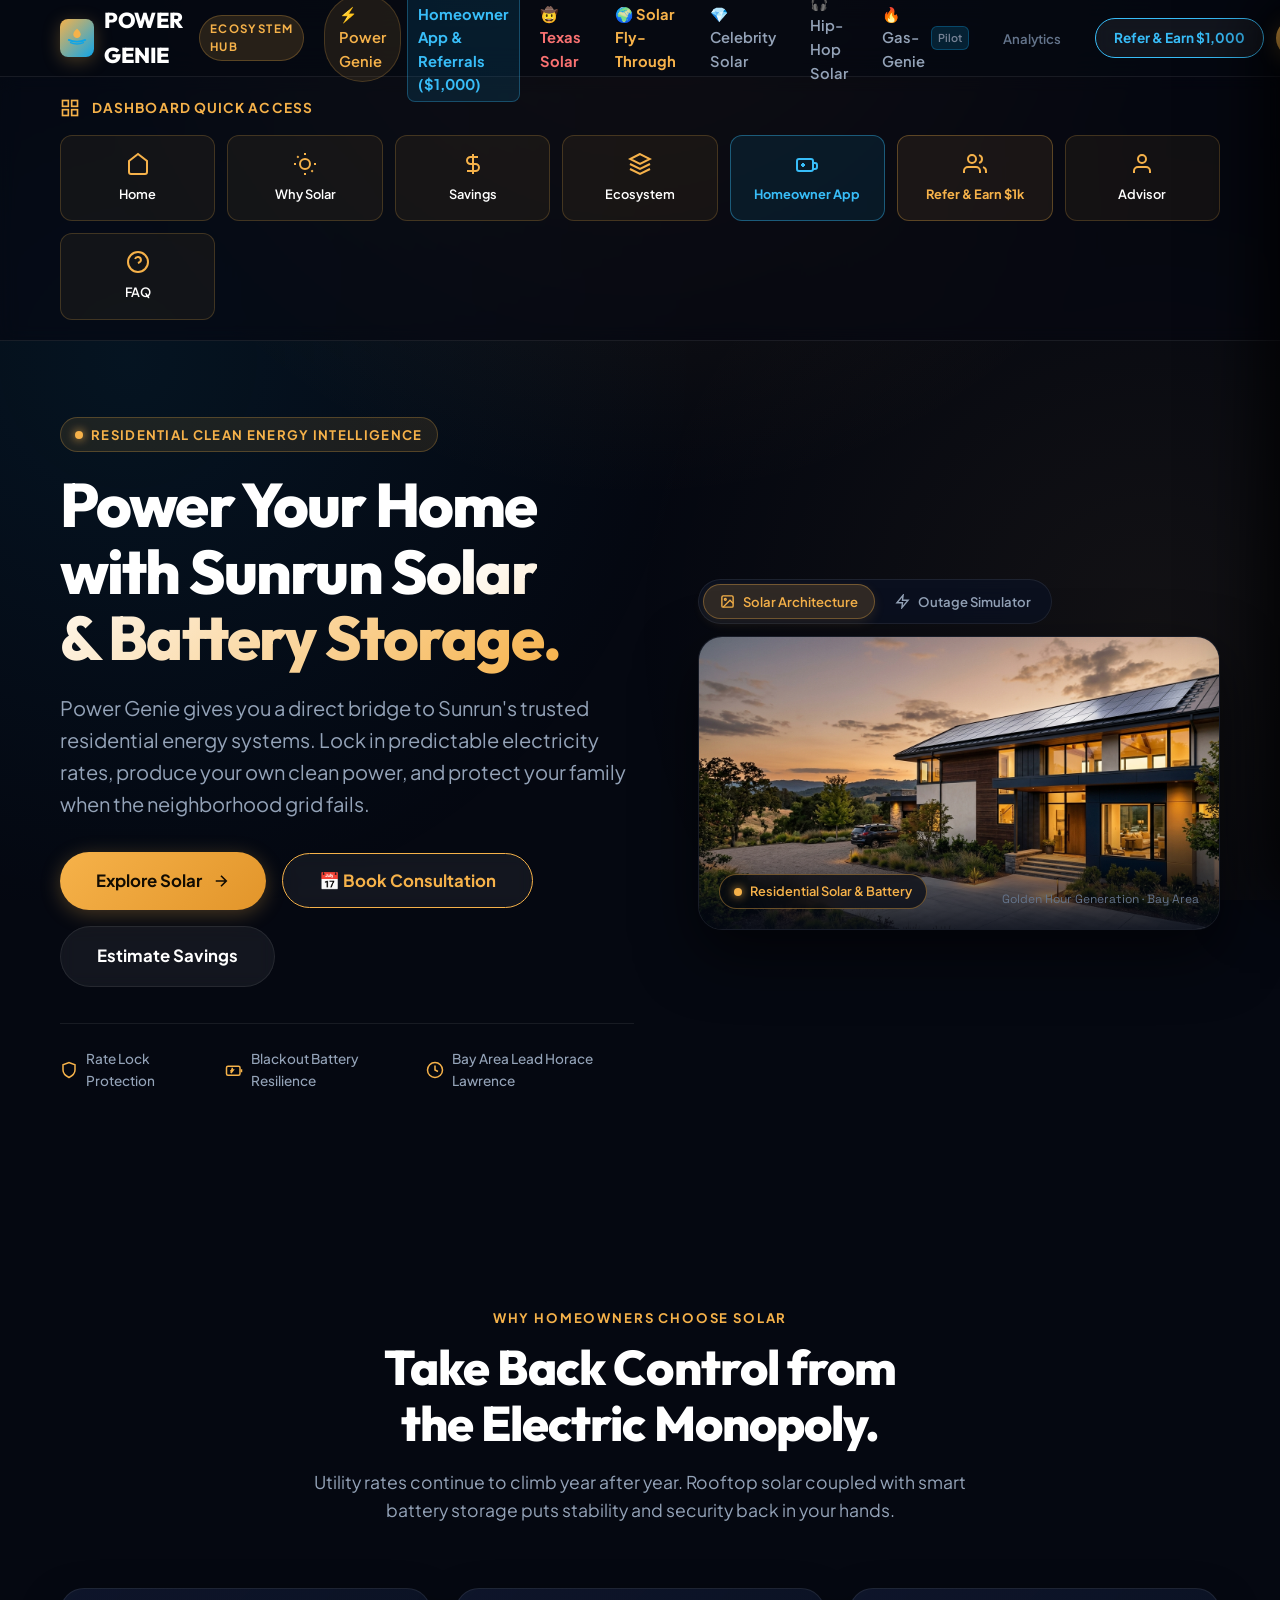
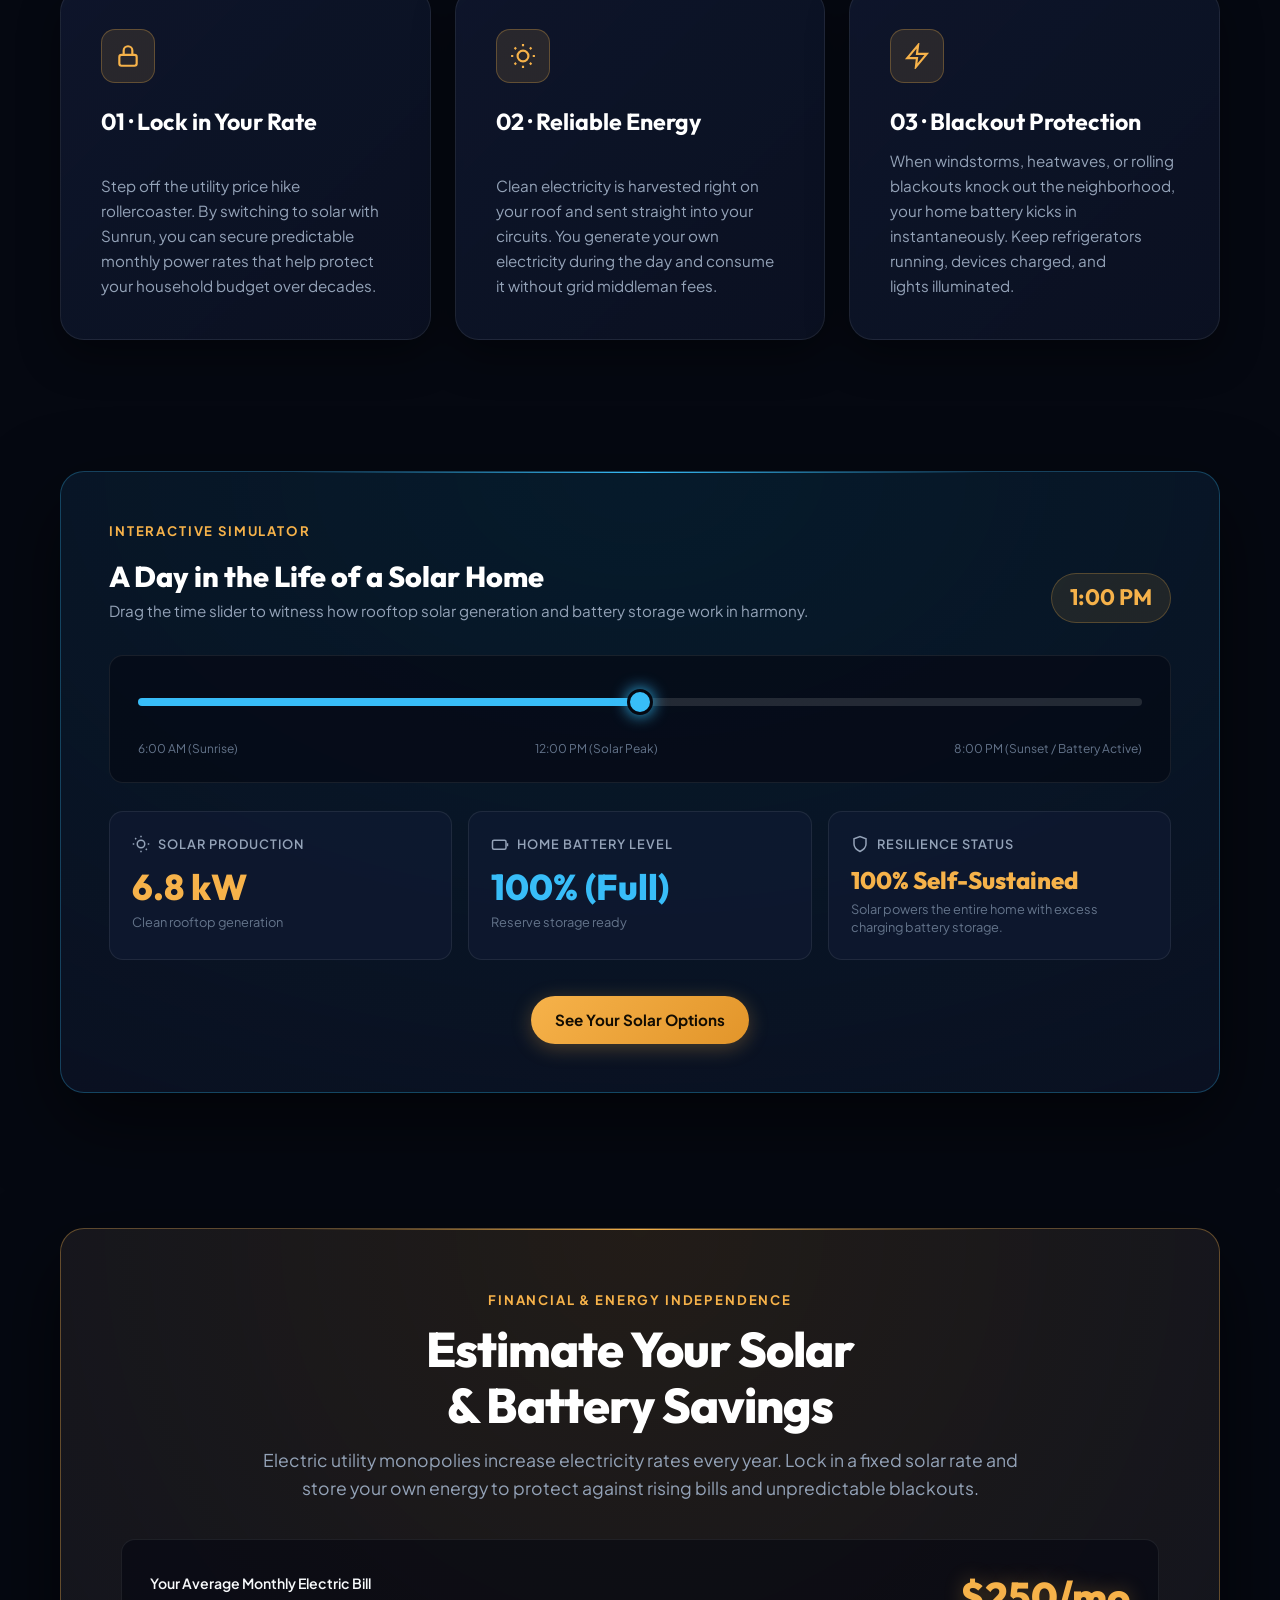
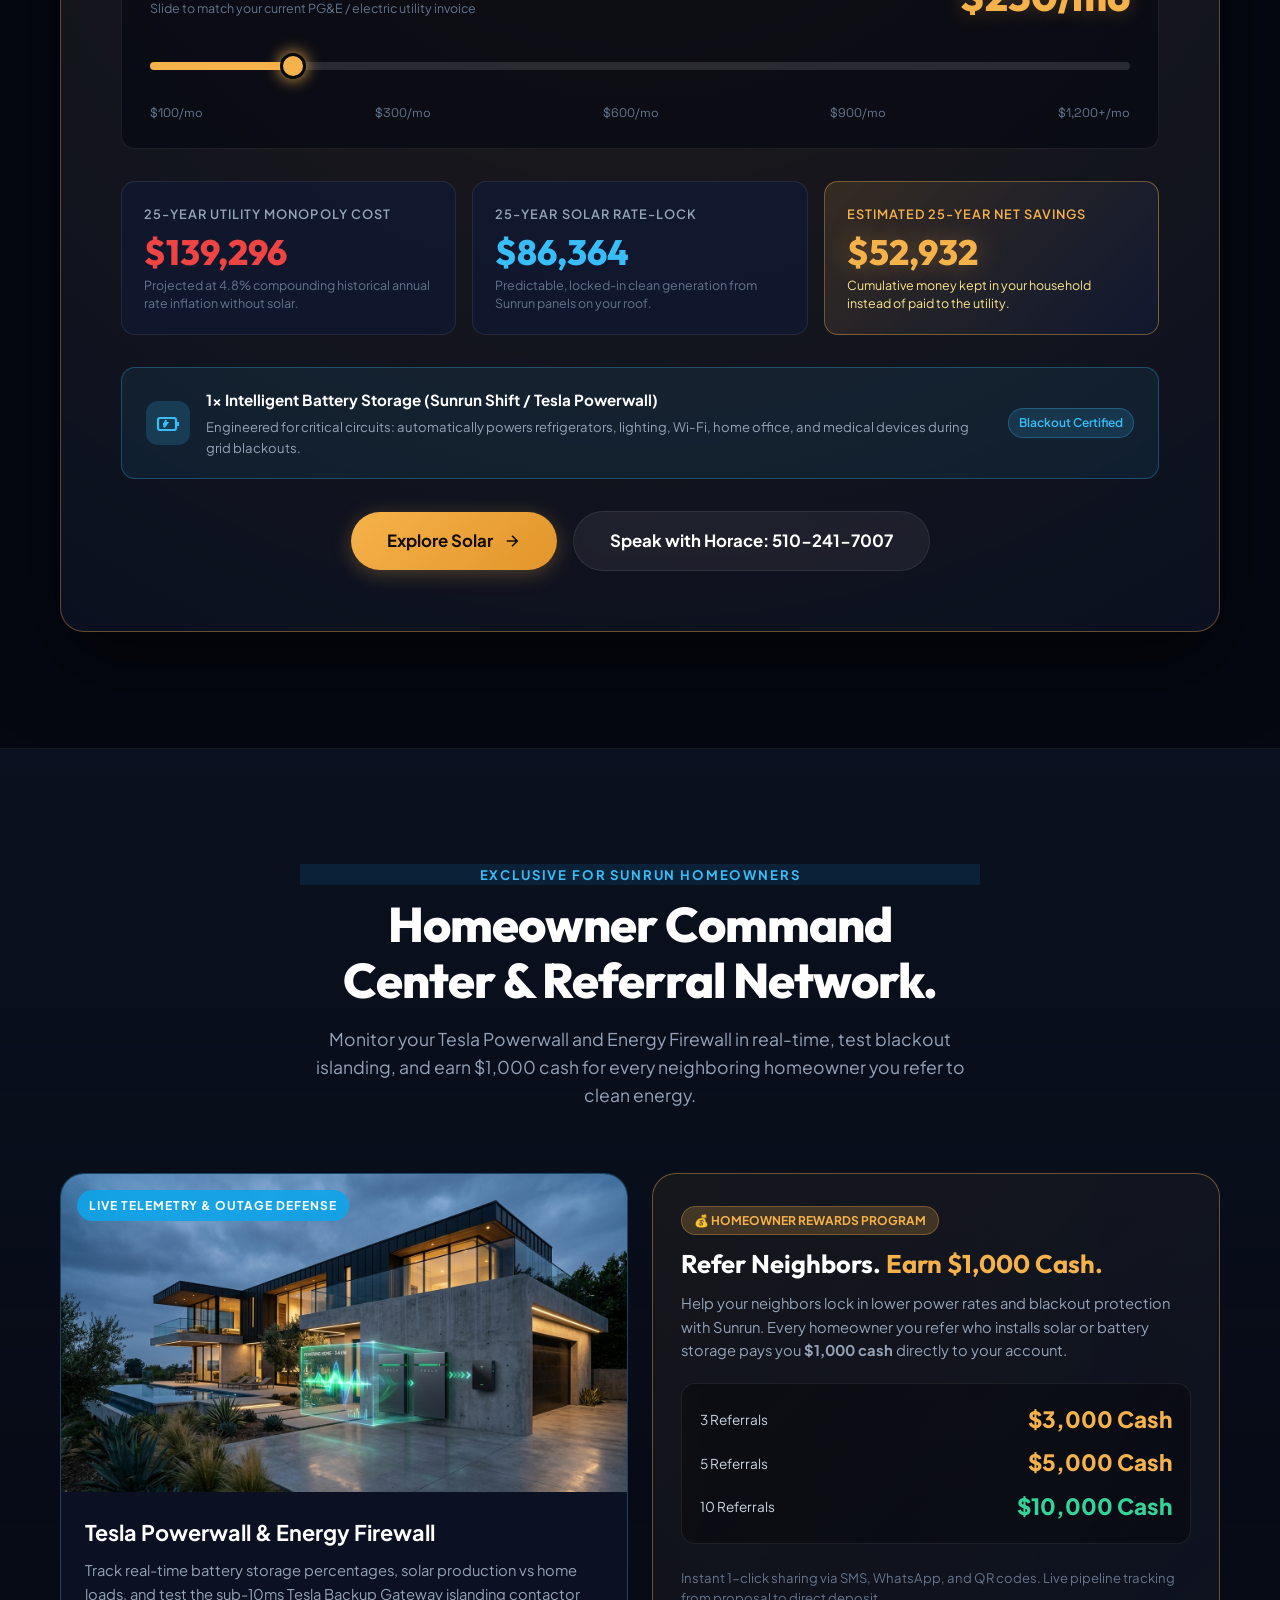
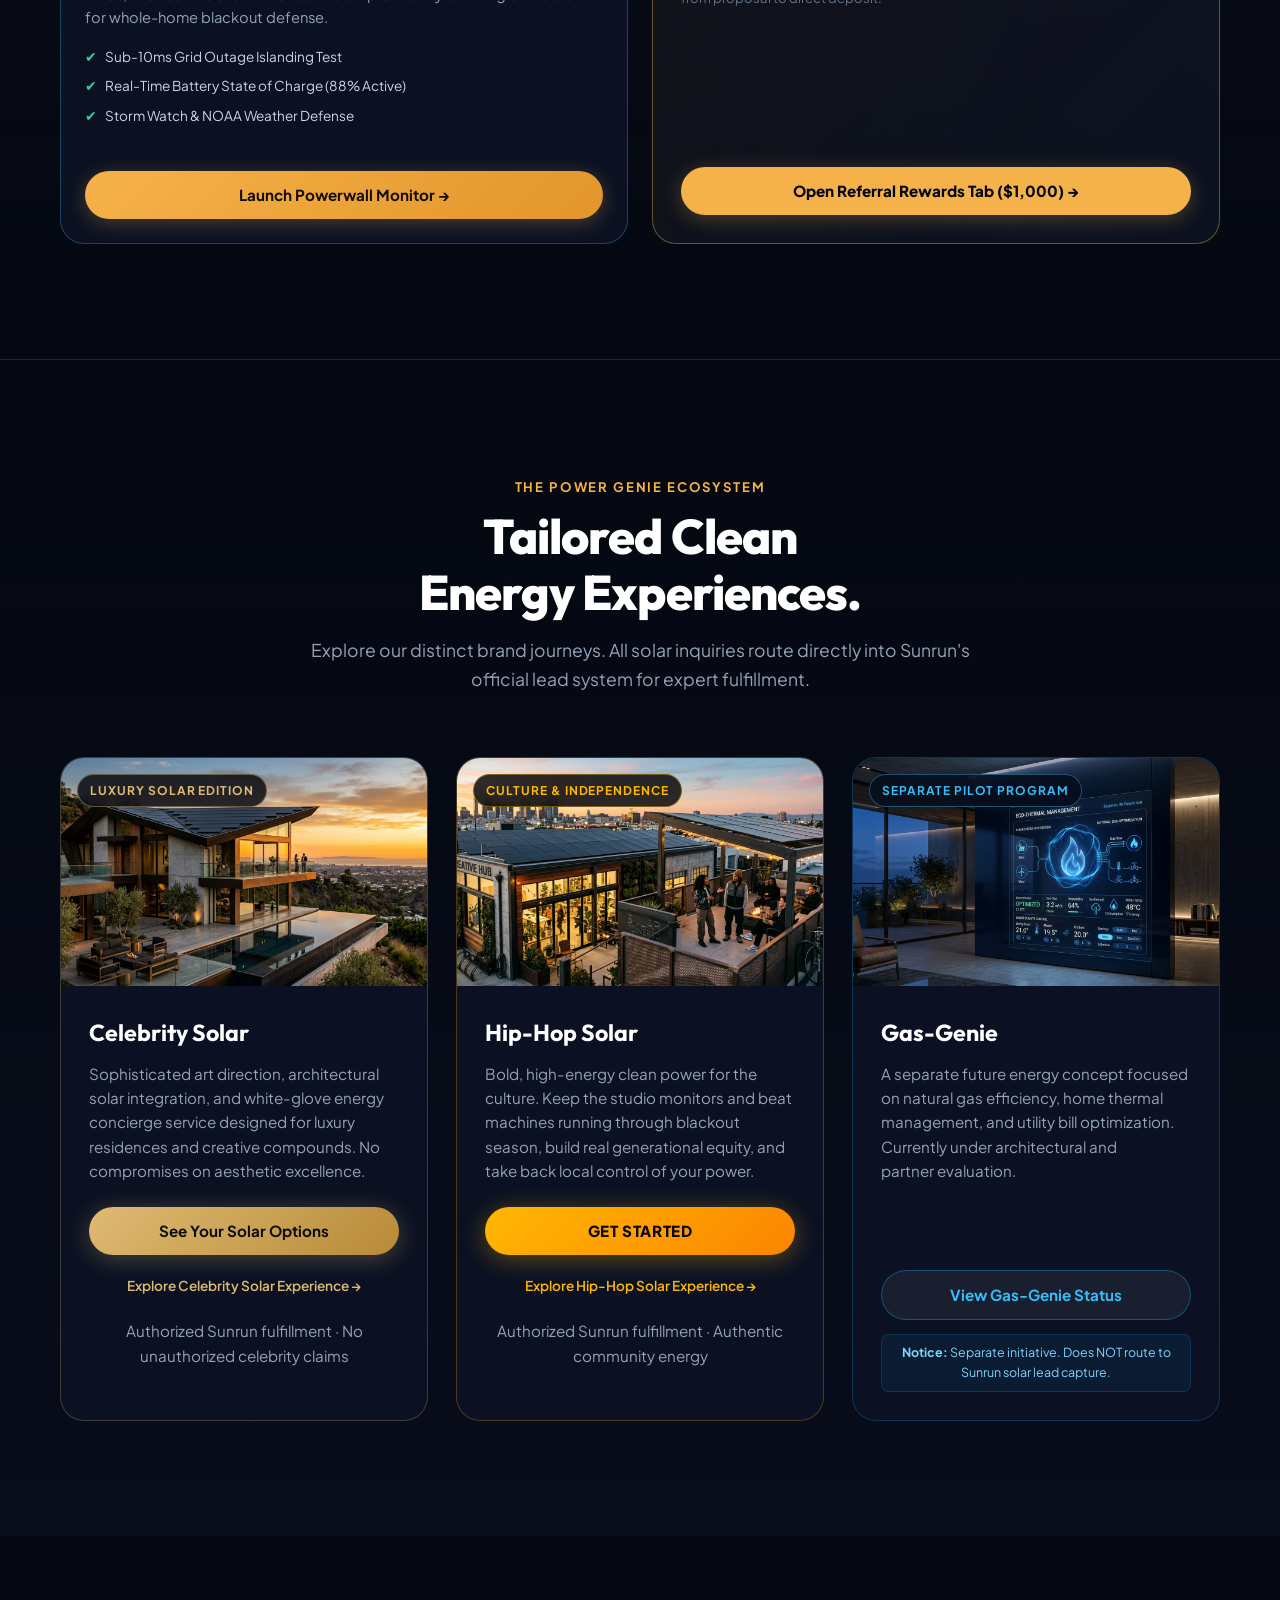
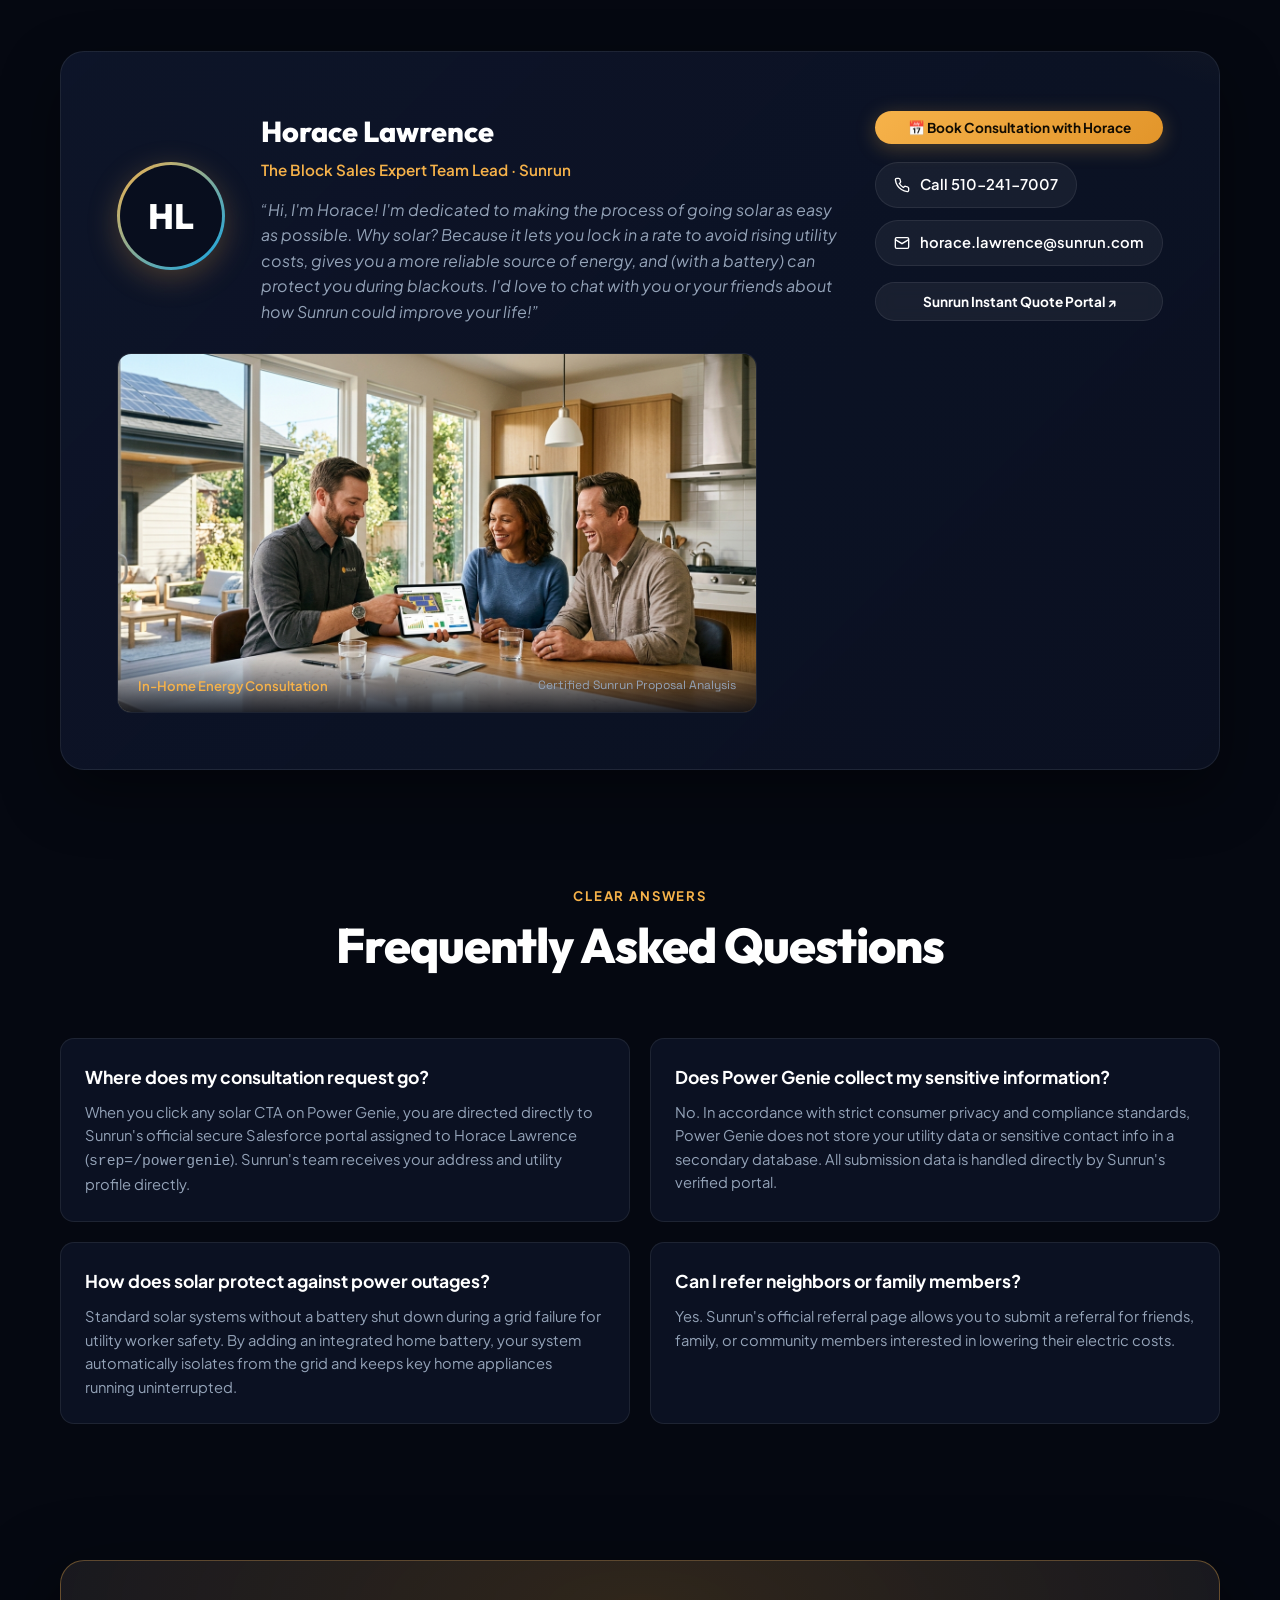
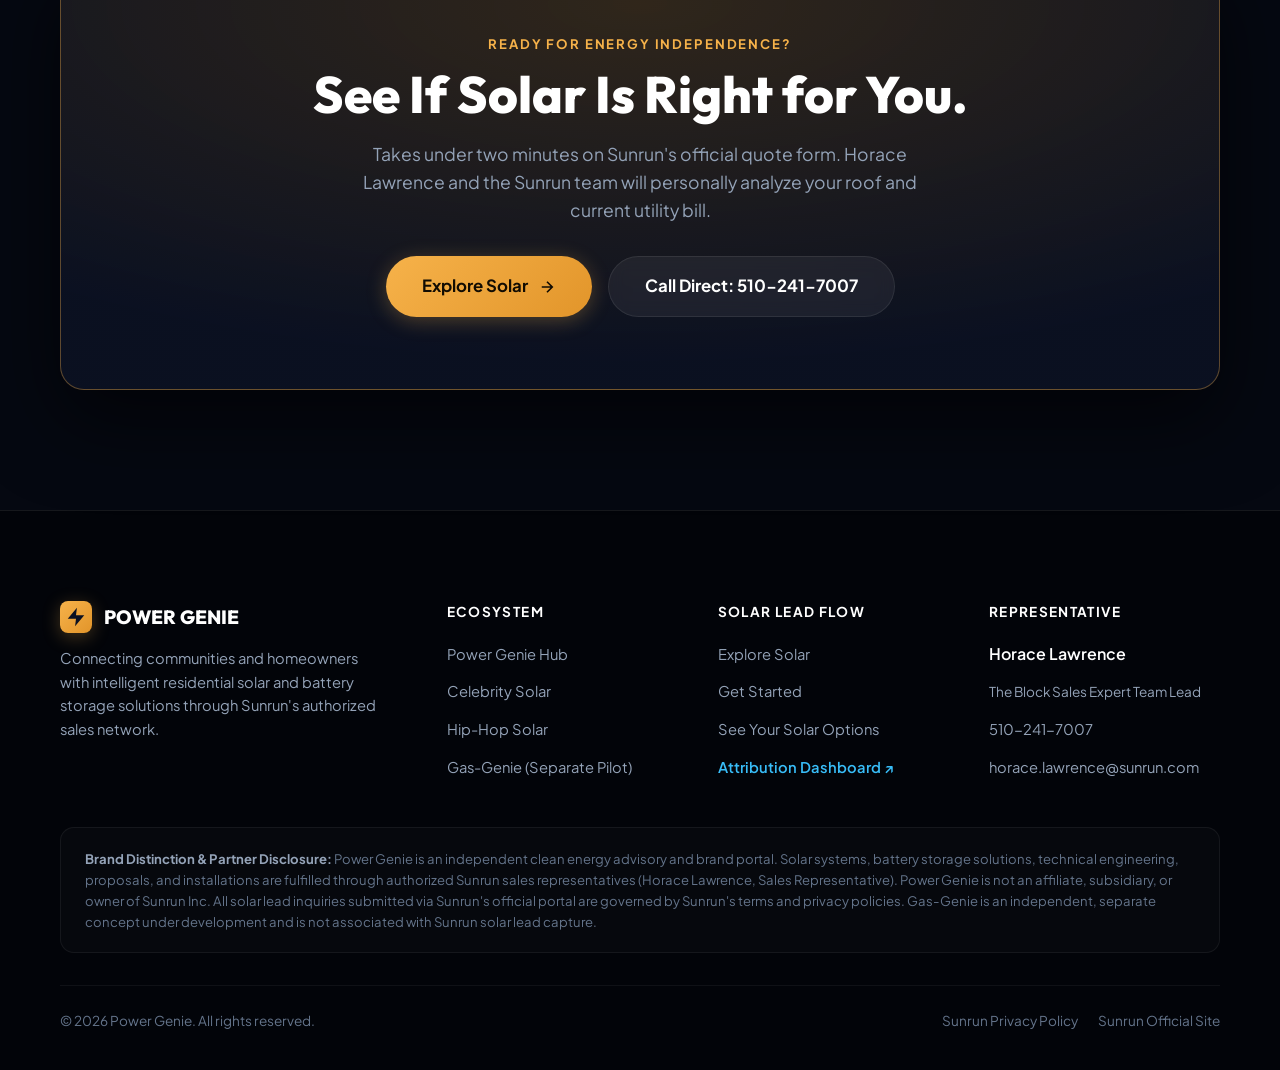
<file: index.html>
<!DOCTYPE html>
<html lang="en">
<head>
  <meta charset="utf-8">
  <meta name="viewport" content="width=device-width, initial-scale=1, viewport-fit=cover">
  <title>Power Genie — Intelligent Solar & Battery Energy Ecosystem</title>
  <meta name="description" content="Power Genie connects homeowners to reliable residential solar and battery storage through authorized Sunrun representative Horace Lawrence. Lock in your rate and protect against blackouts.">
  <meta name="theme-color" content="#050811">

  <!-- Favicon -->
  <link rel="icon" href="data:image/svg+xml,<svg xmlns=%22http://www.w3.org/2000/svg%22 viewBox=%220 0 100 100%22><text y=%22.9em%22 font-size=%2290%22>⚡</text></svg>">

  <!-- Fonts & Styles -->
  <link rel="preconnect" href="https://fonts.googleapis.com">
  <link rel="preconnect" href="https://fonts.gstatic.com" crossorigin>
  <link rel="stylesheet" href="assets/powergenie.css">

  <!-- Centralized Configuration & Interactive Logic -->
  <script type="module" src="assets/config.js"></script>
  <script type="module" src="assets/analytics.js"></script>
  <script type="module" src="assets/booking-engine.js"></script>
  <script type="module" src="assets/powergenie.js"></script>
</head>
<body>
  <!-- Atmosphere Background Glow -->
  <div class="page-bg-glow" aria-hidden="true"></div>

  <div class="content-layer">
    <!-- SITE HEADER -->
    <header class="site-header">
      <div class="container header-inner">
        <div class="brand-group">
          <a href="index.html" class="brand-logo" aria-label="Power Genie Home">
            <span class="brand-icon" aria-hidden="true" style="background: linear-gradient(135deg, #f6b24a, #0ea5e9); padding: 6px;">
              <svg viewBox="0 0 24 24" fill="none" stroke-linecap="round" stroke-linejoin="round">
                <path d="M12 2c0 0-4 3-4 6s2 4 4 4 4-1 4-4-4-6-4-6z" fill="#f6b24a"/>
                <path d="M3 14c0 0 4 2 9 2s9-2 9-2" stroke="#0ea5e9" stroke-width="2" fill="none"/>
                <path d="M5 17c0 0 3 1.5 7 1.5s7-1.5 7-1.5" stroke="#0ea5e9" stroke-width="1.5" fill="none"/>
              </svg>
            </span>
            <span>POWER GENIE</span>
          </a>
          <span class="ecosystem-badge">Ecosystem Hub</span>
        </div>

        <nav class="nav-links" aria-label="Main Navigation">
          <a href="index.html" class="nav-link active">⚡ Power Genie</a>
          <a href="homeowner-app.html" class="nav-link" style="color: #38bdf8; font-weight: 700; background: rgba(14, 165, 233, 0.12); padding: 4px 10px; border-radius: 8px; border: 1px solid rgba(56, 189, 248, 0.3);">🔋 Homeowner App & Referrals ($1,000)</a>
          <a href="texas-solar.html" class="nav-link" style="color:#f87171; font-weight:700;">🤠 Texas Solar</a>
          <a href="scroll-world.html" class="nav-link" style="color:var(--solar-gold); font-weight:700;">🌍 Solar Fly-Through</a>
          <a href="celebrity-solar.html" class="nav-link">💎 Celebrity Solar</a>
          <a href="hip-hop-solar.html" class="nav-link">🎧 Hip-Hop Solar</a>
          <a href="gas-genie.html" class="nav-link">🔥 Gas-Genie <span style="font-size:0.68rem; opacity:0.8; background:rgba(14,165,233,0.2); padding:2px 6px; border-radius:6px; border:1px solid rgba(14,165,233,0.4)">Pilot</span></a>
          <a href="attribution.html" class="nav-link" style="color: var(--text-dim); font-size: 0.82rem;">Analytics</a>
        </nav>

        <div class="header-cta-group">
          <a href="homeowner-app.html#referral-tab" class="btn btn-secondary btn-sm" style="border-color: #38bdf8; color: #38bdf8;">Refer & Earn $1,000</a>
          <!-- Centralized Solar CTA pointing to confirmed Sunrun destination -->
          <a href="https://sunrun.my.salesforce-sites.com/purl/?srep=/powergenie" class="btn btn-primary btn-sm solar-cta" data-solar-cta data-placement="nav" data-brand="power_genie" target="_blank" rel="noopener noreferrer">
            Get Started
          </a>
          <button class="mobile-nav-toggle" aria-label="Toggle navigation menu" type="button">
            <svg width="22" height="22" viewBox="0 0 24 24" fill="none" stroke="currentColor" stroke-width="2.2"><path d="M4 6h16M4 12h16M4 18h16"/></svg>
          </button>
        </div>
      </div>
    </header>

    <!-- MOBILE DRAWER -->
    <div id="mobileDrawer" class="mobile-drawer" aria-hidden="true">
      <div class="mobile-drawer-header" style="display:flex; justify-content:space-between; align-items:center; padding:20px; border-bottom:1px solid var(--border-subtle); background:var(--bg-deep);">
        <span style="font-weight:700; color:#fff;">POWER GENIE MENU</span>
        <button id="closeMobileDrawer" aria-label="Close menu" style="color:#fff; width:36px; height:36px; background:rgba(255,255,255,0.08); border:1px solid var(--border-subtle); border-radius:50%; display:flex; align-items:center; justify-content:center; cursor:pointer;">
          <svg width="16" height="16" viewBox="0 0 24 24" fill="none" stroke="currentColor" stroke-width="2.5"><path d="M18 6L6 18M6 6l12 12"/></svg>
        </button>
      </div>
      <div style="padding:24px; display:flex; flex-direction:column; gap:16px;">
        <a href="index.html" style="color:var(--solar-gold); font-weight:700; font-size:1.1rem;">⚡ Power Genie (Solar Hub)</a>
        <a href="homeowner-app.html" style="color:#38bdf8; font-weight:700; font-size:1.1rem; background:rgba(14,165,233,0.12); padding:8px 12px; border-radius:8px; border:1px solid rgba(56,189,248,0.3);">🔋 Homeowner App & Refer & Earn ($1,000)</a>
        <a href="texas-solar.html" style="color:#f87171; font-weight:700; font-size:1.1rem;">🤠 Texas Solar</a>
        <a href="scroll-world.html" style="color:var(--solar-gold); font-weight:700; font-size:1.1rem;">🌍 Solar Fly-Through (Scroll-World)</a>
        <a href="celebrity-solar.html" style="color:#ffffff; font-weight:600; font-size:1.1rem;">💎 Celebrity Solar</a>
        <a href="hip-hop-solar.html" style="color:#ffffff; font-weight:600; font-size:1.1rem;">🎧 Hip-Hop Solar</a>
        <a href="gas-genie.html" style="color:#38bdf8; font-weight:600; font-size:1.1rem;">🔥 Gas-Genie (Separate Pilot)</a>
        <a href="attribution.html" style="color:var(--text-dim); font-size:1rem;">📊 Analytics & Attribution</a>
        <a href="#savings-estimator" style="color:#ffffff; font-weight:600; font-size:1.1rem;">💰 Savings Estimator</a>
        <a href="#advisor" style="color:var(--text-muted); font-size:1rem; padding-top:12px; border-top:1px solid var(--border-subtle);">Meet Horace Lawrence</a>
        <div style="margin-top:20px; display:flex; flex-direction:column; gap:10px;">
          <a href="homeowner-app.html#referral-tab" class="btn btn-secondary" style="border-color:#38bdf8; color:#38bdf8;">Refer a Neighbor ($1,000 Payout)</a>
          <a href="https://sunrun.my.salesforce-sites.com/purl/?srep=/powergenie" class="btn btn-primary solar-cta" data-solar-cta target="_blank" rel="noopener noreferrer">Explore Solar Options</a>
          <a href="tel:5102417007" class="btn btn-secondary">Call Horace: 510-241-7007</a>
        </div>
      </div>
    </div>

    <!-- DASHBOARD QUICK ACCESS -->
    <section class="dashboard-nav" style="padding: 20px 0 0; border-bottom: 1px solid var(--border-subtle);">
      <div class="container">
        <div style="display: flex; align-items: center; gap: 12px; margin-bottom: 16px;">
          <svg width="20" height="20" viewBox="0 0 24 24" fill="none" stroke="var(--solar-gold)" stroke-width="2"><rect x="3" y="3" width="7" height="7"/><rect x="14" y="3" width="7" height="7"/><rect x="14" y="14" width="7" height="7"/><rect x="3" y="14" width="7" height="7"/></svg>
          <span style="font-size: 0.85rem; font-weight: 700; color: var(--solar-gold); text-transform: uppercase; letter-spacing: 0.08em;">Dashboard Quick Access</span>
        </div>
        <div style="display: grid; grid-template-columns: repeat(auto-fit, minmax(140px, 1fr)); gap: 12px; padding-bottom: 20px;">
          <a href="#hero" class="dash-card" style="display: flex; flex-direction: column; align-items: center; gap: 8px; padding: 16px 12px; background: rgba(246,178,74,0.06); border: 1px solid rgba(246,178,74,0.2); border-radius: 12px; text-decoration: none; transition: all 0.2s;">
            <svg width="24" height="24" viewBox="0 0 24 24" fill="none" stroke="var(--solar-gold)" stroke-width="2"><path d="M3 9l9-7 9 7v11a2 2 0 0 1-2 2H5a2 2 0 0 1-2-2z"/></svg>
            <span style="font-size: 0.8rem; font-weight: 600; color: #fff;">Home</span>
          </a>
          <a href="#reveal-demo" class="dash-card" style="display: flex; flex-direction: column; align-items: center; gap: 8px; padding: 16px 12px; background: rgba(246,178,74,0.06); border: 1px solid rgba(246,178,74,0.2); border-radius: 12px; text-decoration: none; transition: all 0.2s;">
            <svg width="24" height="24" viewBox="0 0 24 24" fill="none" stroke="var(--solar-gold)" stroke-width="2"><circle cx="12" cy="12" r="5"/><path d="M12 1v2M12 21v2M4.2 4.2l1.4 1.4M18.4 18.4l1.4 1.4M1 12h2M21 12h2"/></svg>
            <span style="font-size: 0.8rem; font-weight: 600; color: #fff;">Why Solar</span>
          </a>
          <a href="#savings-estimator" class="dash-card" style="display: flex; flex-direction: column; align-items: center; gap: 8px; padding: 16px 12px; background: rgba(246,178,74,0.06); border: 1px solid rgba(246,178,74,0.2); border-radius: 12px; text-decoration: none; transition: all 0.2s;">
            <svg width="24" height="24" viewBox="0 0 24 24" fill="none" stroke="var(--solar-gold)" stroke-width="2"><path d="M12 2v20M17 5H9.5a3.5 3.5 0 0 0 0 7h5a3.5 3.5 0 0 1 0 7H6"/></svg>
            <span style="font-size: 0.8rem; font-weight: 600; color: #fff;">Savings</span>
          </a>
          <a href="#ecosystem" class="dash-card" style="display: flex; flex-direction: column; align-items: center; gap: 8px; padding: 16px 12px; background: rgba(246,178,74,0.06); border: 1px solid rgba(246,178,74,0.2); border-radius: 12px; text-decoration: none; transition: all 0.2s;">
            <svg width="24" height="24" viewBox="0 0 24 24" fill="none" stroke="var(--solar-gold)" stroke-width="2"><path d="M12 2L2 7l10 5 10-5-10-5zM2 17l10 5 10-5M2 12l10 5 10-5"/></svg>
            <span style="font-size: 0.8rem; font-weight: 600; color: #fff;">Ecosystem</span>
          </a>
          <a href="homeowner-app.html" class="dash-card" style="display: flex; flex-direction: column; align-items: center; gap: 8px; padding: 16px 12px; background: rgba(14,165,233,0.1); border: 1px solid rgba(56,189,248,0.4); border-radius: 12px; text-decoration: none; transition: all 0.2s;">
            <svg width="24" height="24" viewBox="0 0 24 24" fill="none" stroke="#38bdf8" stroke-width="2"><rect x="2" y="7" width="16" height="12" rx="2" ry="2"/><path d="M18 11h2a2 2 0 0 1 2 2v2a2 2 0 0 1-2 2h-2"/><line x1="6" y1="13" x2="10" y2="13"/><line x1="8" y1="11" x2="8" y2="15"/></svg>
            <span style="font-size: 0.8rem; font-weight: 700; color: #38bdf8;">Homeowner App</span>
          </a>
          <a href="homeowner-app.html#referral-tab" class="dash-card" style="display: flex; flex-direction: column; align-items: center; gap: 8px; padding: 16px 12px; background: rgba(246,178,74,0.08); border: 1px solid rgba(246,178,74,0.3); border-radius: 12px; text-decoration: none; transition: all 0.2s;">
            <svg width="24" height="24" viewBox="0 0 24 24" fill="none" stroke="var(--solar-gold)" stroke-width="2"><path d="M17 21v-2a4 4 0 0 0-4-4H5a4 4 0 0 0-4 4v2"/><circle cx="9" cy="7" r="4"/><path d="M23 21v-2a4 4 0 0 0-3-3.87"/><path d="M16 3.13a4 4 0 0 1 0 7.75"/></svg>
            <span style="font-size: 0.8rem; font-weight: 700; color: #f6b24a;">Refer & Earn $1k</span>
          </a>
          <a href="#advisor" class="dash-card" style="display: flex; flex-direction: column; align-items: center; gap: 8px; padding: 16px 12px; background: rgba(246,178,74,0.06); border: 1px solid rgba(246,178,74,0.2); border-radius: 12px; text-decoration: none; transition: all 0.2s;">
            <svg width="24" height="24" viewBox="0 0 24 24" fill="none" stroke="var(--solar-gold)" stroke-width="2"><path d="M20 21v-2a4 4 0 0 0-4-4H8a4 4 0 0 0-4 4v2"/><circle cx="12" cy="7" r="4"/></svg>
            <span style="font-size: 0.8rem; font-weight: 600; color: #fff;">Advisor</span>
          </a>
          <a href="#faq" class="dash-card" style="display: flex; flex-direction: column; align-items: center; gap: 8px; padding: 16px 12px; background: rgba(246,178,74,0.06); border: 1px solid rgba(246,178,74,0.2); border-radius: 12px; text-decoration: none; transition: all 0.2s;">
            <svg width="24" height="24" viewBox="0 0 24 24" fill="none" stroke="var(--solar-gold)" stroke-width="2"><circle cx="12" cy="12" r="10"/><path d="M9.09 9a3 3 0 0 1 5.83 1c0 2-3 3-3 3"/><line x1="12" y1="17" x2="12.01" y2="17"/></svg>
            <span style="font-size: 0.8rem; font-weight: 600; color: #fff;">FAQ</span>
          </a>
        </div>
      </div>
    </section>

    <!-- MAIN HERO -->
    <main>
      <section class="hero-section" id="hero">
        <div class="container hero-layout">
          <div class="hero-copy">
            <span class="hero-tag">
              <span class="dot"></span>
              Residential Clean Energy Intelligence
            </span>
            <h1 class="hero-title">
              Power Your Home with <span class="gradient-text">Sunrun Solar & Battery Storage.</span>
            </h1>
            <p class="hero-subtitle">
              Power Genie gives you a direct bridge to Sunrun's trusted residential energy systems. Lock in predictable electricity rates, produce your own clean power, and protect your family when the neighborhood grid fails.
            </p>
            <div class="hero-actions">
              <!-- Confirmed Sunrun Solar Destination CTA -->
              <a href="https://sunrun.my.salesforce-sites.com/purl/?srep=/powergenie" class="btn btn-primary btn-lg solar-cta" data-solar-cta data-placement="hero" data-brand="power_genie" target="_blank" rel="noopener noreferrer">
                Explore Solar
                <svg viewBox="0 0 24 24" width="18" height="18" fill="none" stroke="currentColor" stroke-width="2.2"><path d="M5 12h14M12 5l7 7-7 7"/></svg>
              </a>
              <button type="button" class="btn btn-secondary btn-lg btn-book-consultation" data-book-consultation data-consult-type="virtual" style="border-color:#f6b24a; color:#f6b24a;">
                📅 Book Consultation
              </button>
              <a href="#savings-estimator" class="btn btn-secondary btn-lg">
                Estimate Savings
              </a>
            </div>
            <div class="hero-trust-row">
              <div class="trust-item">
                <svg viewBox="0 0 24 24" fill="none" stroke="currentColor" stroke-width="2"><path d="M12 22s8-4 8-10V5l-8-3-8 3v7c0 6 8 10 8 10z"/></svg>
                <span>Rate Lock Protection</span>
              </div>
              <div class="trust-item">
                <svg viewBox="0 0 24 24" fill="none" stroke="currentColor" stroke-width="2"><rect x="2" y="7" width="18" height="12" rx="2"/><path d="M22 11v4M7 13h2l-1 3 3-4H9l1-3"/></svg>
                <span>Blackout Battery Resilience</span>
              </div>
              <div class="trust-item">
                <svg viewBox="0 0 24 24" fill="none" stroke="currentColor" stroke-width="2"><circle cx="12" cy="12" r="10"/><path d="M12 6v6l4 2"/></svg>
                <span>Bay Area Lead Horace Lawrence</span>
              </div>
            </div>
          </div>

          <!-- HERO VISUAL SHOWCASE (PHOTO & INTERACTIVE SIMULATOR) -->
          <div class="hero-visual-wrapper">
            <div class="hero-view-nav" role="tablist" aria-label="Hero Showcase View Mode">
              <button type="button" class="view-tab-btn active" id="tabPhoto" data-mode="photo" role="tab" aria-selected="true" aria-controls="photoCard">
                <svg width="15" height="15" viewBox="0 0 24 24" fill="none" stroke="currentColor" stroke-width="2.2"><rect x="3" y="3" width="18" height="18" rx="2"/><circle cx="8.5" cy="8.5" r="1.5"/><polyline points="21 15 16 10 5 21"/></svg>
                Solar Architecture
              </button>
              <button type="button" class="view-tab-btn" id="tabReveal" data-mode="reveal" role="tab" aria-selected="false" aria-controls="houseRevealCard">
                <svg width="15" height="15" viewBox="0 0 24 24" fill="none" stroke="currentColor" stroke-width="2.2"><path d="M13 2L3 14h9l-1 8 10-12h-9l1-8z"/></svg>
                Outage Simulator
              </button>
            </div>

            <!-- 1. Architectural Solar Photo Card -->
            <div class="hero-photo-card" id="photoCard" role="tabpanel" aria-labelledby="tabPhoto">
              <img src="assets/powergenie-hero.jpg" alt="Modern American home with rooftop solar panels at golden hour with warm interior glow" class="hero-photo-img" loading="eager" fetchpriority="high" decoding="async" width="1280" height="720">
              <div class="hero-photo-overlay">
                <span class="photo-badge">
                  <span class="pulse-dot"></span>
                  Residential Solar & Battery
                </span>
                <span class="photo-caption">Golden Hour Generation · Bay Area</span>
              </div>
            </div>

            <!-- 2. Interactive House Reveal Card -->
            <div class="interactive-reveal-card" id="houseRevealCard" role="tabpanel" aria-labelledby="tabReveal" style="display:none;" aria-label="Interactive house blackout and solar reveal comparison">
              <!-- Solar house (powered underneath) -->
              <img src="assets/powered-reveal.jpg" alt="Home with rooftop solar panels and brightly lit windows" class="reveal-layer reveal-underneath" loading="lazy" decoding="async" width="1280" height="720">
              <!-- Storm blackout house (front, masked by pointer) -->
              <img src="assets/blackout-front.jpg" alt="Dark house during storm blackout" class="reveal-layer reveal-front" loading="lazy" decoding="async" width="1280" height="720">
              
              <div class="reveal-overlay-ui">
                <div class="reveal-badges">
                  <span class="status-indicator blackout">
                    <span style="display:inline-block; width:8px; height:8px; border-radius:50%; background:#ef4444;"></span>
                    Grid Outage
                  </span>
                  <span class="status-indicator lit">
                    <span style="display:inline-block; width:8px; height:8px; border-radius:50%; background:var(--solar-gold); box-shadow:0 0 8px var(--solar-gold);"></span>
                    Solar + Battery Active
                  </span>
                </div>
                <div class="reveal-hint-pill">
                  <svg viewBox="0 0 24 24" fill="none" stroke="currentColor" stroke-width="2"><circle cx="12" cy="12" r="4"/><path d="M12 2v2M12 20v2M4.9 4.9l1.4 1.4M17.7 17.7l1.4 1.4M2 12h2M20 12h2"/></svg>
                  <span>Move cursor or drag to restore power</span>
                </div>
              </div>
            </div>
          </div>
        </div>
      </section>

      <!-- 3 PILLARS OF SOLAR -->
      <section class="section" id="reveal-demo">
        <div class="container">
          <div class="section-header">
            <span class="section-eyebrow">Why Homeowners Choose Solar</span>
            <h2 class="section-title">Take Back Control from the Electric Monopoly.</h2>
            <p class="section-desc">Utility rates continue to climb year after year. Rooftop solar coupled with smart battery storage puts stability and security back in your hands.</p>
          </div>

          <div class="pillars-grid">
            <div class="pillar-card">
              <div class="pillar-icon-box">
                <svg viewBox="0 0 24 24" fill="none" stroke="currentColor" stroke-width="2"><rect x="4" y="11" width="16" height="10" rx="2"/><path d="M8 11V7a4 4 0 0 1 8 0v4"/></svg>
              </div>
              <h3>01 · Lock in Your Rate</h3>
              <p>Step off the utility price hike rollercoaster. By switching to solar with Sunrun, you can secure predictable monthly power rates that help protect your household budget over decades.</p>
            </div>

            <div class="pillar-card">
              <div class="pillar-icon-box">
                <svg viewBox="0 0 24 24" fill="none" stroke="currentColor" stroke-width="2"><circle cx="12" cy="12" r="5"/><path d="M12 1v2M12 21v2M4.22 4.22l1.42 1.42M18.36 18.36l1.42 1.42M1 12h2M21 12h2M4.22 19.78l1.42-1.42M18.36 5.64l1.42-1.42"/></svg>
              </div>
              <h3>02 · Reliable Energy</h3>
              <p>Clean electricity is harvested right on your roof and sent straight into your circuits. You generate your own electricity during the day and consume it without grid middleman fees.</p>
            </div>

            <div class="pillar-card">
              <div class="pillar-icon-box">
                <svg viewBox="0 0 24 24" fill="none" stroke="currentColor" stroke-width="2"><path d="M13 2L3 14h9l-1 8 10-12h-9l1-8z"/></svg>
              </div>
              <h3>03 · Blackout Protection</h3>
              <p>When windstorms, heatwaves, or rolling blackouts knock out the neighborhood, your home battery kicks in instantaneously. Keep refrigerators running, devices charged, and lights illuminated.</p>
            </div>
          </div>
        </div>
      </section>

      <!-- SOLAR DAY SIMULATOR -->
      <section class="section" style="padding-top:0;">
        <div class="container">
          <div class="sim-container">
            <div style="display:flex; justify-content:space-between; align-items:flex-end; flex-wrap:wrap; gap:16px;">
              <div>
                <span class="section-eyebrow">Interactive Simulator</span>
                <h3 style="font-family:var(--font-display); font-size:1.8rem; font-weight:800; color:#fff;">A Day in the Life of a Solar Home</h3>
                <p style="color:var(--text-muted); font-size:0.95rem;">Drag the time slider to witness how rooftop solar generation and battery storage work in harmony.</p>
              </div>
              <div style="font-family:var(--font-display); font-size:1.4rem; font-weight:700; color:var(--solar-gold); background:rgba(246,178,74,0.1); border:1px solid rgba(246,178,74,0.25); padding:6px 18px; border-radius:999px;" id="simTimeVal">
                1:00 PM
              </div>
            </div>

            <div class="sim-slider-wrap">
              <label for="simSunSlider" class="sr-only">Time of day slider for solar generation simulator</label>
              <input type="range" class="sim-slider" id="simSunSlider" min="6" max="20" step="0.2" value="13" aria-label="Time of day in hours" aria-valuemin="6" aria-valuemax="20" aria-valuenow="13" aria-valuetext="1:00 PM - 6.8 kW Solar Peak">
              <div style="display:flex; justify-content:space-between; font-size:0.75rem; color:var(--text-dim); margin-top:8px;">
                <span>6:00 AM (Sunrise)</span>
                <span>12:00 PM (Solar Peak)</span>
                <span>8:00 PM (Sunset / Battery Active)</span>
              </div>
            </div>

            <div class="sim-grid">
              <div class="sim-metric-card">
                <div class="sim-metric-label">
                  <svg width="18" height="18" viewBox="0 0 24 24" fill="none" stroke="currentColor" stroke-width="2"><circle cx="12" cy="12" r="5"/><path d="M12 1v2M12 21v2M4.2 4.2l1.4 1.4M18.4 18.4l1.4 1.4M1 12h2M21 12h2"/></svg>
                  Solar Production
                </div>
                <div class="sim-metric-value" id="simOutputVal" style="color:var(--solar-gold);">6.8 kW</div>
                <div class="sim-metric-sub">Clean rooftop generation</div>
              </div>

              <div class="sim-metric-card">
                <div class="sim-metric-label">
                  <svg width="18" height="18" viewBox="0 0 24 24" fill="none" stroke="currentColor" stroke-width="2"><rect x="2" y="7" width="18" height="12" rx="2"/><path d="M22 11v4"/></svg>
                  Home Battery Level
                </div>
                <div class="sim-metric-value" id="simBatteryVal" style="color:var(--electric-cyan);">100% (Full)</div>
                <div class="sim-metric-sub">Reserve storage ready</div>
              </div>

              <div class="sim-metric-card">
                <div class="sim-metric-label">
                  <svg width="18" height="18" viewBox="0 0 24 24" fill="none" stroke="currentColor" stroke-width="2"><path d="M12 22s8-4 8-10V5l-8-3-8 3v7c0 6 8 10 8 10z"/></svg>
                  Resilience Status
                </div>
                <div class="sim-metric-value" id="simGridStatus" style="font-size:1.5rem; line-height:1.2; color:var(--solar-gold);">100% Self-Sustained</div>
                <div class="sim-metric-sub" id="simNote">Solar powers the entire home with excess charging battery storage.</div>
              </div>
            </div>

            <div style="text-align:center; padding-top:12px;">
              <a href="https://sunrun.my.salesforce-sites.com/purl/?srep=/powergenie" class="btn btn-primary solar-cta" data-solar-cta data-placement="mid_page" data-brand="power_genie" target="_blank" rel="noopener noreferrer">
                See Your Solar Options
              </a>
            </div>
          </div>
        </div>
      </section>

      <!-- SOLAR & BATTERY SAVINGS ESTIMATOR -->
      <section class="section" id="savings-estimator" style="padding-top:20px;">
        <div class="container">
          <div class="savings-card">
            <div style="text-align:center; max-width:760px; margin:0 auto;">
              <span class="section-eyebrow">Financial & Energy Independence</span>
              <h2 class="section-title" style="margin-bottom:12px;">Estimate Your Solar & Battery Savings</h2>
              <p class="section-desc">
                Electric utility monopolies increase electricity rates every year. Lock in a fixed solar rate and store your own energy to protect against rising bills and unpredictable blackouts.
              </p>
            </div>

            <!-- Slider Box -->
            <div class="calc-slider-container">
              <div class="calc-slider-head">
                <div>
                  <span style="font-size:0.88rem; font-weight:600; color:var(--text-main); display:block;">Your Average Monthly Electric Bill</span>
                  <span style="font-size:0.78rem; color:var(--text-dim);">Slide to match your current PG&E / electric utility invoice</span>
                </div>
                <div class="calc-bill-display" id="calcBillDisplay">$250/mo</div>
              </div>

              <label for="calcBillSlider" class="sr-only">Average monthly electric utility bill</label>
              <input type="range" class="calc-slider" id="calcBillSlider" min="100" max="1200" step="25" value="250" aria-label="Monthly electric bill in dollars" aria-valuemin="100" aria-valuemax="1200" aria-valuenow="250" aria-valuetext="$250 per month">

              <div class="calc-slider-ticks">
                <span>$100/mo</span>
                <span>$300/mo</span>
                <span>$600/mo</span>
                <span>$900/mo</span>
                <span>$1,200+/mo</span>
              </div>
            </div>

            <!-- Calculated Metrics -->
            <div class="calc-results-grid">
              <div class="calc-result-box">
                <div class="calc-result-label">25-Year Utility Monopoly Cost</div>
                <div class="calc-result-number" id="calcUtilityCost" style="color:#ef4444;">$141,600</div>
                <div class="calc-result-sub">Projected at 4.8% compounding historical annual rate inflation without solar.</div>
              </div>

              <div class="calc-result-box">
                <div class="calc-result-label">25-Year Solar Rate-Lock</div>
                <div class="calc-result-number" id="calcSolarCost" style="color:var(--electric-cyan);">$87,792</div>
                <div class="calc-result-sub">Predictable, locked-in clean generation from Sunrun panels on your roof.</div>
              </div>

              <div class="calc-result-box highlight">
                <div class="calc-result-label" style="color:var(--solar-gold);">Estimated 25-Year Net Savings</div>
                <div class="calc-result-number gold" id="calcSavings">$53,808</div>
                <div class="calc-result-sub" style="color:#fde68a;">Cumulative money kept in your household instead of paid to the utility.</div>
              </div>
            </div>

            <!-- Dynamic Battery Recommendation -->
            <div class="battery-recommendation-box">
              <div class="battery-rec-icon" aria-hidden="true">
                <svg width="24" height="24" viewBox="0 0 24 24" fill="none" stroke="currentColor" stroke-width="2.2"><rect x="2" y="7" width="18" height="12" rx="2"/><path d="M22 11v4M7 13h2l-1 3 3-4H9l1-3"/></svg>
              </div>
              <div style="flex:1; min-width:240px;">
                <div style="font-size:0.95rem; font-weight:700; color:#ffffff;" id="calcBatteryTitle">1× Intelligent Battery Storage (Sunrun Shift / Tesla Powerwall)</div>
                <div style="font-size:0.82rem; color:var(--text-muted); margin-top:3px;" id="calcBatteryDesc">Engineered for critical circuits: automatically powers refrigerators, lighting, Wi-Fi, home office, and medical devices during grid blackouts.</div>
              </div>
              <span style="font-size:0.75rem; font-weight:600; padding:4px 10px; border-radius:999px; background:rgba(56,189,248,0.15); color:var(--electric-cyan); border:1px solid rgba(56,189,248,0.3); white-space:nowrap;">Blackout Certified</span>
            </div>

            <!-- CTA Row -->
            <div style="display:flex; justify-content:center; align-items:center; gap:16px; flex-wrap:wrap;">
              <a href="https://sunrun.my.salesforce-sites.com/purl/?srep=/powergenie" class="btn btn-primary btn-lg solar-cta" data-solar-cta data-placement="mid_page" data-brand="power_genie" target="_blank" rel="noopener noreferrer">
                Explore Solar
                <svg viewBox="0 0 24 24" width="18" height="18" fill="none" stroke="currentColor" stroke-width="2.2"><path d="M5 12h14M12 5l7 7-7 7"/></svg>
              </a>
              <a href="tel:5102417007" class="btn btn-secondary btn-lg">
                Speak with Horace: 510-241-7007
              </a>
            </div>
          </div>
        </div>
      </section>

      <!-- HOMEOWNER APP & REFERRAL SYSTEM SHOWCASE -->
      <section class="section" id="homeowner-portal" style="background: linear-gradient(180deg, rgba(14,21,38,0.7) 0%, transparent 100%); border-top: 1px solid var(--border-subtle); border-bottom: 1px solid var(--border-subtle);">
        <div class="container">
          <div class="section-header">
            <span class="section-eyebrow" style="color:#38bdf8; border-color:rgba(56,189,248,0.3); background:rgba(14,165,233,0.12);">Exclusive for Sunrun Homeowners</span>
            <h2 class="section-title">Homeowner Command Center & Referral Network.</h2>
            <p class="section-desc">Monitor your Tesla Powerwall and Energy Firewall in real-time, test blackout islanding, and earn $1,000 cash for every neighboring homeowner you refer to clean energy.</p>
          </div>

          <div style="display:grid; grid-template-columns: repeat(auto-fit, minmax(320px, 1fr)); gap:24px; align-items:stretch;">
            <!-- Card 1: Tesla Powerwall & Energy Firewall -->
            <div class="ecosystem-card" style="border-color:rgba(56,189,248,0.3); display:flex; flex-direction:column; justify-content:space-between;">
              <div>
                <div class="ecosystem-media" style="aspect-ratio:16/9; overflow:hidden; position:relative;">
                  <span class="ecosystem-badge-overlay" style="background:rgba(14,165,233,0.9); color:#fff;">Live Telemetry & Outage Defense</span>
                  <img src="assets/tesla-powerwall-home.jpg" alt="Tesla Powerwall 3 and Energy Firewall on luxury home" loading="lazy" width="1280" height="720" style="width:100%; height:100%; object-fit:cover;">
                </div>
                <div style="padding:24px;">
                  <h3 style="font-size:1.35rem; color:#fff; margin-bottom:8px;">Tesla Powerwall & Energy Firewall</h3>
                  <p style="font-size:0.92rem; color:var(--text-muted); line-height:1.6; margin-bottom:16px;">
                    Track real-time battery storage percentages, solar production vs home loads, and test the sub-10ms Tesla Backup Gateway islanding contactor for whole-home blackout defense.
                  </p>
                  <ul style="list-style:none; padding:0; margin:0 0 20px 0; display:flex; flex-direction:column; gap:8px; font-size:0.85rem; color:#cbd5e1;">
                    <li style="display:flex; align-items:center; gap:8px;">
                      <span style="color:#34d399;">✔</span> Sub-10ms Grid Outage Islanding Test
                    </li>
                    <li style="display:flex; align-items:center; gap:8px;">
                      <span style="color:#34d399;">✔</span> Real-Time Battery State of Charge (88% Active)
                    </li>
                    <li style="display:flex; align-items:center; gap:8px;">
                      <span style="color:#34d399;">✔</span> Storm Watch & NOAA Weather Defense
                    </li>
                  </ul>
                </div>
              </div>
              <div style="padding: 0 24px 24px 24px;">
                <a href="homeowner-app.html" class="btn btn-primary" style="width:100%; justify-content:center; font-weight:700;">
                  Launch Powerwall Monitor →
                </a>
              </div>
            </div>

            <!-- Card 2: Homeowner Referral System -->
            <div class="ecosystem-card" style="border-color:rgba(246,178,74,0.4); background:linear-gradient(135deg, rgba(246,178,74,0.06) 0%, rgba(14,21,38,0.8) 100%); display:flex; flex-direction:column; justify-content:space-between;">
              <div style="padding:32px 28px;">
                <div style="display:inline-flex; align-items:center; gap:6px; background:rgba(246,178,74,0.2); color:#f6b24a; padding:4px 12px; border-radius:9999px; font-size:0.75rem; font-weight:700; text-transform:uppercase; margin-bottom:14px; border:1px solid rgba(246,178,74,0.3);">
                  💰 Homeowner Rewards Program
                </div>
                <h3 style="font-size:1.6rem; color:#fff; font-family:var(--font-display, sans-serif); line-height:1.2; margin-bottom:12px;">
                  Refer Neighbors. <span style="color:#f6b24a;">Earn $1,000 Cash.</span>
                </h3>
                <p style="font-size:0.92rem; color:var(--text-muted); line-height:1.6; margin-bottom:20px;">
                  Help your neighbors lock in lower power rates and blackout protection with Sunrun. Every homeowner you refer who installs solar or battery storage pays you <strong>$1,000 cash</strong> directly to your account.
                </p>

                <div style="background:rgba(0,0,0,0.3); border:1px solid rgba(255,255,255,0.08); border-radius:14px; padding:18px; margin-bottom:24px;">
                  <div style="display:flex; justify-content:space-between; align-items:center; margin-bottom:8px;">
                    <span style="font-size:0.85rem; color:#cbd5e1;">3 Referrals</span>
                    <span style="font-size:1.4rem; font-weight:800; color:#f6b24a;">$3,000 Cash</span>
                  </div>
                  <div style="display:flex; justify-content:space-between; align-items:center; margin-bottom:8px;">
                    <span style="font-size:0.85rem; color:#cbd5e1;">5 Referrals</span>
                    <span style="font-size:1.4rem; font-weight:800; color:#f6b24a;">$5,000 Cash</span>
                  </div>
                  <div style="display:flex; justify-content:space-between; align-items:center;">
                    <span style="font-size:0.85rem; color:#cbd5e1;">10 Referrals</span>
                    <span style="font-size:1.4rem; font-weight:800; color:#34d399;">$10,000 Cash</span>
                  </div>
                </div>

                <div style="font-size:0.82rem; color:var(--text-dim); line-height:1.5;">
                  Instant 1-click sharing via SMS, WhatsApp, and QR codes. Live pipeline tracking from proposal to direct deposit.
                </div>
              </div>

              <div style="padding: 0 28px 28px 28px;">
                <a href="homeowner-app.html#referral-tab" class="btn btn-primary" style="width:100%; justify-content:center; background:#f6b24a; color:#050811; border-color:#f6b24a; font-weight:800;">
                  Open Referral Rewards Tab ($1,000) →
                </a>
              </div>
            </div>
          </div>
        </div>
      </section>

      <!-- ECOSYSTEM SHOWCASE SECTION -->
      <section class="section" id="ecosystem" style="background: linear-gradient(180deg, transparent 0%, rgba(11,17,34,0.6) 100%);">
        <div class="container">
          <div class="section-header">
            <span class="section-eyebrow">The Power Genie Ecosystem</span>
            <h2 class="section-title">Tailored Clean Energy Experiences.</h2>
            <p class="section-desc">Explore our distinct brand journeys. All solar inquiries route directly into Sunrun's official lead system for expert fulfillment.</p>
          </div>

          <div class="ecosystem-grid">
            <!-- 1. CELEBRITY SOLAR -->
            <div class="ecosystem-card card-celebrity">
              <div class="ecosystem-media">
                <span class="ecosystem-badge-overlay badge-luxury">Luxury Solar Edition</span>
                <img src="assets/celebrity-solar-hero.jpg" alt="Aspirational luxury modern estate with integrated matte-black rooftop solar arrays and sunset infinity pool" loading="lazy" width="1280" height="720">
              </div>
              <div class="ecosystem-body">
                <h3>Celebrity Solar</h3>
                <p>Sophisticated art direction, architectural solar integration, and white-glove energy concierge service designed for luxury residences and creative compounds. No compromises on aesthetic excellence.</p>
                <div class="ecosystem-actions">
                  <!-- Centralized solar CTA -->
                  <a href="https://sunrun.my.salesforce-sites.com/purl/?srep=/powergenie" class="btn btn-luxury solar-cta" data-solar-cta data-placement="mid_page" data-brand="celebrity_solar" target="_blank" rel="noopener noreferrer">
                    See Your Solar Options
                  </a>
                  <a href="celebrity-solar.html" class="nav-link" style="justify-content:center; font-size:0.85rem; color:#dfba73;">
                    Explore Celebrity Solar Experience →
                  </a>
                </div>
                <p class="ecosystem-subtext" style="margin-top:14px;">Authorized Sunrun fulfillment · No unauthorized celebrity claims</p>
              </div>
            </div>

            <!-- 2. HIP-HOP SOLAR -->
            <div class="ecosystem-card card-hiphop">
              <div class="ecosystem-media">
                <span class="ecosystem-badge-overlay badge-culture">Culture & Independence</span>
                <img src="assets/hiphop-solar-hero.jpg" alt="Urban creative rooftop studio penthouse powered by integrated rooftop solar arrays against the illuminated city skyline at dusk" loading="lazy" width="1280" height="720">
              </div>
              <div class="ecosystem-body">
                <h3>Hip-Hop Solar</h3>
                <p>Bold, high-energy clean power for the culture. Keep the studio monitors and beat machines running through blackout season, build real generational equity, and take back local control of your power.</p>
                <div class="ecosystem-actions">
                  <!-- Centralized solar CTA -->
                  <a href="https://sunrun.my.salesforce-sites.com/purl/?srep=/powergenie" class="btn btn-culture solar-cta" data-solar-cta data-placement="mid_page" data-brand="hip_hop_solar" target="_blank" rel="noopener noreferrer">
                    Get Started
                  </a>
                  <a href="hip-hop-solar.html" class="nav-link" style="justify-content:center; font-size:0.85rem; color:#ffb703;">
                    Explore Hip-Hop Solar Experience →
                  </a>
                </div>
                <p class="ecosystem-subtext" style="margin-top:14px;">Authorized Sunrun fulfillment · Authentic community energy</p>
              </div>
            </div>

            <!-- 3. GAS-GENIE (STRICTLY SEPARATE) -->
            <div class="ecosystem-card card-gasgenie">
              <div class="ecosystem-media">
                <span class="ecosystem-badge-overlay badge-pilot">Separate Pilot Program</span>
                <img src="assets/gas-genie-concept.jpg" alt="Smart thermal management and clean natural gas optimization display" loading="lazy" width="1280" height="720">
              </div>
              <div class="ecosystem-body">
                <h3>Gas-Genie</h3>
                <p>A separate future energy concept focused on natural gas efficiency, home thermal management, and utility bill optimization. Currently under architectural and partner evaluation.</p>
                <div class="ecosystem-actions">
                  <!-- DOES NOT ROUTE TO SUNRUN -->
                  <a href="gas-genie.html" class="btn btn-secondary" style="border-color:rgba(14,165,233,0.4); color:#38bdf8;">
                    View Gas-Genie Status
                  </a>
                </div>
                <div style="margin-top:14px; padding:8px 12px; border-radius:8px; background:rgba(14,165,233,0.08); border:1px solid rgba(14,165,233,0.2);">
                  <p class="ecosystem-subtext" style="color:#7dd3fc; margin:0; font-size:0.78rem;">
                    <strong>Notice:</strong> Separate initiative. Does NOT route to Sunrun solar lead capture.
                  </p>
                </div>
              </div>
            </div>
          </div>
        </div>
      </section>

      <!-- HORACE LAWRENCE ADVISOR SPOTLIGHT -->
      <section class="section" id="advisor">
        <div class="container">
          <div class="rep-spotlight-card">
            <div class="rep-grid">
              <div class="rep-avatar-wrap">
                <div class="rep-avatar-inner" aria-label="Horace Lawrence initials">HL</div>
              </div>
              <div class="rep-info">
                <h3>Horace Lawrence</h3>
                <div class="rep-role">The Block Sales Expert Team Lead · Sunrun</div>
                <blockquote class="rep-quote">
                  “Hi, I'm Horace! I'm dedicated to making the process of going solar as easy as possible. Why solar? Because it lets you lock in a rate to avoid rising utility costs, gives you a more reliable source of energy, and (with a battery) can protect you during blackouts. I'd love to chat with you or your friends about how Sunrun could improve your life!”
                </blockquote>
              </div>
              <div class="rep-contact-links">
                <button type="button" class="btn btn-primary btn-sm" data-book-consultation data-consult-type="phone" style="width:100%; margin-bottom:6px; font-weight:700;">
                  📅 Book Consultation with Horace
                </button>
                <a href="tel:5102417007" class="rep-contact-btn">
                  <svg viewBox="0 0 24 24" fill="none" stroke="currentColor" stroke-width="2"><path d="M22 16.9v3a2 2 0 0 1-2.2 2 19.8 19.8 0 0 1-8.6-3.1 19.5 19.5 0 0 1-6-6A19.8 19.8 0 0 1 2.1 4.2 2 2 0 0 1 4.1 2h3a2 2 0 0 1 2 1.7c.1.9.4 1.8.7 2.7a2 2 0 0 1-.5 2.1L8 9.8a16 16 0 0 0 6 6l1.3-1.3a2 2 0 0 1 2.1-.4c.9.3 1.8.6 2.7.7a2 2 0 0 1 1.7 2z"/></svg>
                  Call 510-241-7007
                </a>
                <a href="mailto:horace.lawrence@sunrun.com?subject=Power%20Genie%20Solar%20Consultation" class="rep-contact-btn">
                  <svg viewBox="0 0 24 24" fill="none" stroke="currentColor" stroke-width="2"><rect x="2" y="4" width="20" height="16" rx="2"/><path d="m22 7-10 6L2 7"/></svg>
                  horace.lawrence@sunrun.com
                </a>
                <a href="https://sunrun.my.salesforce-sites.com/purl/?srep=/powergenie" class="btn btn-secondary btn-sm solar-cta" data-solar-cta data-placement="advisor" data-brand="power_genie" target="_blank" rel="noopener noreferrer" style="margin-top:4px; width:100%;">
                  Sunrun Instant Quote Portal ↗
                </a>
              </div>
            </div>

            <!-- In-Home Consultation Showcase Visual -->
            <div class="rep-consultation-media" style="margin-top:28px; border-radius:var(--radius-md); overflow:hidden; border:1px solid var(--border-subtle); aspect-ratio:16/9; max-height:360px; position:relative;">
              <img src="assets/powergenie-consultation.jpg" alt="In-home solar consultation demonstrating custom roof sizing and savings proposal on digital tablet with homeowners" loading="lazy" width="1280" height="720" style="width:100%; height:100%; object-fit:cover;">
              <div style="position:absolute; bottom:0; inset-inline:0; padding:16px 20px; background:linear-gradient(180deg, transparent 0%, rgba(5,8,17,0.85) 100%); display:flex; justify-content:space-between; align-items:flex-end;">
                <span style="font-size:0.82rem; font-weight:600; color:var(--solar-gold);">In-Home Energy Consultation</span>
                <span style="font-size:0.75rem; color:var(--text-muted); font-family:var(--font-mono);">Certified Sunrun Proposal Analysis</span>
              </div>
            </div>
          </div>
        </div>
      </section>

      <!-- FREQUENTLY ASKED QUESTIONS -->
      <section class="section" id="faq" style="padding-top:0;">
        <div class="container">
          <div class="section-header">
            <span class="section-eyebrow">Clear Answers</span>
            <h2 class="section-title">Frequently Asked Questions</h2>
          </div>

          <div class="faq-grid">
            <div class="faq-item">
              <h4>Where does my consultation request go?</h4>
              <p>When you click any solar CTA on Power Genie, you are directed directly to Sunrun's official secure Salesforce portal assigned to Horace Lawrence (<code>srep=/powergenie</code>). Sunrun's team receives your address and utility profile directly.</p>
            </div>

            <div class="faq-item">
              <h4>Does Power Genie collect my sensitive information?</h4>
              <p>No. In accordance with strict consumer privacy and compliance standards, Power Genie does not store your utility data or sensitive contact info in a secondary database. All submission data is handled directly by Sunrun's verified portal.</p>
            </div>

            <div class="faq-item">
              <h4>How does solar protect against power outages?</h4>
              <p>Standard solar systems without a battery shut down during a grid failure for utility worker safety. By adding an integrated home battery, your system automatically isolates from the grid and keeps key home appliances running uninterrupted.</p>
            </div>

            <div class="faq-item">
              <h4>Can I refer neighbors or family members?</h4>
              <p>Yes. Sunrun's official referral page allows you to submit a referral for friends, family, or community members interested in lowering their electric costs.</p>
            </div>
          </div>
        </div>
      </section>

      <!-- BOTTOM CONVERSION BANNER -->
      <section class="section" style="padding-top:20px; padding-bottom:clamp(80px, 10vw, 120px);">
        <div class="container">
          <div style="background: radial-gradient(120% 120% at 50% 10%, rgba(246,178,74,0.18) 0%, rgba(11,17,34,0.95) 70%); border: 1px solid var(--border-highlight); border-radius: var(--radius-lg); padding: clamp(40px, 7vw, 72px) clamp(24px, 5vw, 60px); text-align: center; box-shadow: 0 30px 80px rgba(0,0,0,0.6);">
            <span class="section-eyebrow">Ready for Energy Independence?</span>
            <h2 style="font-family:var(--font-display); font-size:clamp(2.2rem, 4vw, 3.4rem); font-weight:800; color:#fff; line-height:1.1; margin-bottom:18px;">
              See If Solar Is Right for You.
            </h2>
            <p style="color:var(--text-muted); font-size:1.1rem; max-width:600px; margin:0 auto 32px; line-height:1.6;">
              Takes under two minutes on Sunrun's official quote form. Horace Lawrence and the Sunrun team will personally analyze your roof and current utility bill.
            </p>
            <div style="display:flex; justify-content:center; gap:16px; flex-wrap:wrap;">
              <a href="https://sunrun.my.salesforce-sites.com/purl/?srep=/powergenie" class="btn btn-primary btn-lg solar-cta" data-solar-cta data-placement="final_cta" data-brand="power_genie" target="_blank" rel="noopener noreferrer">
                Explore Solar
                <svg viewBox="0 0 24 24" width="18" height="18" fill="none" stroke="currentColor" stroke-width="2.2"><path d="M5 12h14M12 5l7 7-7 7"/></svg>
              </a>
              <a href="tel:5102417007" class="btn btn-secondary btn-lg">
                Call Direct: 510-241-7007
              </a>
            </div>
          </div>
        </div>
      </section>
    </main>

    <!-- FOOTER -->
    <footer class="site-footer">
      <div class="container">
        <div class="footer-top">
          <div class="footer-brand-col">
            <div class="brand-group" style="margin-bottom:12px;">
              <span class="brand-icon" style="width:32px; height:32px;">
                <svg viewBox="0 0 24 24" width="18" height="18"><path d="M13 2L3 14h9l-1 8 10-12h-9l1-8z"/></svg>
              </span>
              <span style="font-family:var(--font-display); font-weight:800; font-size:1.2rem; color:#fff;">POWER GENIE</span>
            </div>
            <p>
              Connecting communities and homeowners with intelligent residential solar and battery storage solutions through Sunrun's authorized sales network.
            </p>
          </div>

          <div class="footer-col">
            <h4>Ecosystem</h4>
            <ul>
              <li><a href="index.html">Power Genie Hub</a></li>
              <li><a href="celebrity-solar.html">Celebrity Solar</a></li>
              <li><a href="hip-hop-solar.html">Hip-Hop Solar</a></li>
              <li><a href="gas-genie.html">Gas-Genie (Separate Pilot)</a></li>
            </ul>
          </div>

          <div class="footer-col">
            <h4>Solar Lead Flow</h4>
            <ul>
              <li><a href="https://sunrun.my.salesforce-sites.com/purl/?srep=/powergenie" class="solar-cta" data-solar-cta data-placement="footer" data-brand="power_genie" target="_blank" rel="noopener noreferrer">Explore Solar</a></li>
              <li><a href="https://sunrun.my.salesforce-sites.com/purl/?srep=/powergenie" class="solar-cta" data-solar-cta data-placement="footer" data-brand="power_genie" target="_blank" rel="noopener noreferrer">Get Started</a></li>
              <li><a href="https://sunrun.my.salesforce-sites.com/purl/?srep=/powergenie" class="solar-cta" data-solar-cta data-placement="footer" data-brand="power_genie" target="_blank" rel="noopener noreferrer">See Your Solar Options</a></li>
              <li><a href="attribution.html" style="color:var(--electric-cyan); font-weight:600;">Attribution Dashboard ↗</a></li>
            </ul>
          </div>

          <div class="footer-col">
            <h4>Representative</h4>
            <ul>
              <li><span style="color:#ffffff; font-weight:600;">Horace Lawrence</span></li>
              <li><span style="color:var(--text-muted); font-size:0.85rem;">The Block Sales Expert Team Lead</span></li>
              <li><a href="tel:5102417007">510-241-7007</a></li>
              <li><a href="mailto:horace.lawrence@sunrun.com">horace.lawrence@sunrun.com</a></li>
            </ul>
          </div>
        </div>

        <!-- MANDATORY BRAND ATTRIBUTION & LEGAL DISCLAIMER -->
        <div class="footer-disclaimer-box">
          <strong>Brand Distinction & Partner Disclosure:</strong> Power Genie is an independent clean energy advisory and brand portal. Solar systems, battery storage solutions, technical engineering, proposals, and installations are fulfilled through authorized Sunrun sales representatives (Horace Lawrence, Sales Representative). Power Genie is not an affiliate, subsidiary, or owner of Sunrun Inc. All solar lead inquiries submitted via Sunrun's official portal are governed by Sunrun's terms and privacy policies. Gas-Genie is an independent, separate concept under development and is not associated with Sunrun solar lead capture.
        </div>

        <div class="footer-bottom">
          <span>&copy; 2026 Power Genie. All rights reserved.</span>
          <div style="display:flex; gap:20px;">
            <a href="https://www.sunrun.com/privacy-policy" target="_blank" rel="noopener noreferrer" style="color:var(--text-dim);">Sunrun Privacy Policy</a>
            <a href="https://www.sunrun.com/" target="_blank" rel="noopener noreferrer" style="color:var(--text-dim);">Sunrun Official Site</a>
          </div>
        </div>
      </div>
    </footer>

    <!-- MOBILE STICKY BOTTOM ACTION BAR -->
    <aside class="mobile-sticky-bar" aria-label="Mobile quick actions">
      <div class="mobile-sticky-bar-inner">
        <a href="https://sunrun.my.salesforce-sites.com/purl/?srep=/powergenie" class="btn btn-primary solar-cta" data-solar-cta data-placement="mobile_sticky" data-brand="power_genie" target="_blank" rel="noopener noreferrer">
          ⚡ Explore Solar
        </a>
        <a href="tel:5102417007" class="mobile-call-btn" aria-label="Call Horace Lawrence">
          <svg width="20" height="20" viewBox="0 0 24 24" fill="none" stroke="currentColor" stroke-width="2.2"><path d="M22 16.92v3a2 2 0 0 1-2.18 2 19.79 19.79 0 0 1-8.63-3.07 19.5 19.5 0 0 1-6-6 19.79 19.79 0 0 1-3.07-8.67A2 2 0 0 1 4.11 2h3a2 2 0 0 1 2 1.72 12.84 12.84 0 0 0 .7 2.81 2 2 0 0 1-.45 2.11L8.09 9.91a16 16 0 0 0 6 6l1.27-1.27a2 2 0 0 1 2.11-.45 12.84 12.84 0 0 0 2.81.7A2 2 0 0 1 22 16.92z"/></svg>
        </a>
      </div>
    </aside>
  </div>
</body>
</html>
</file>
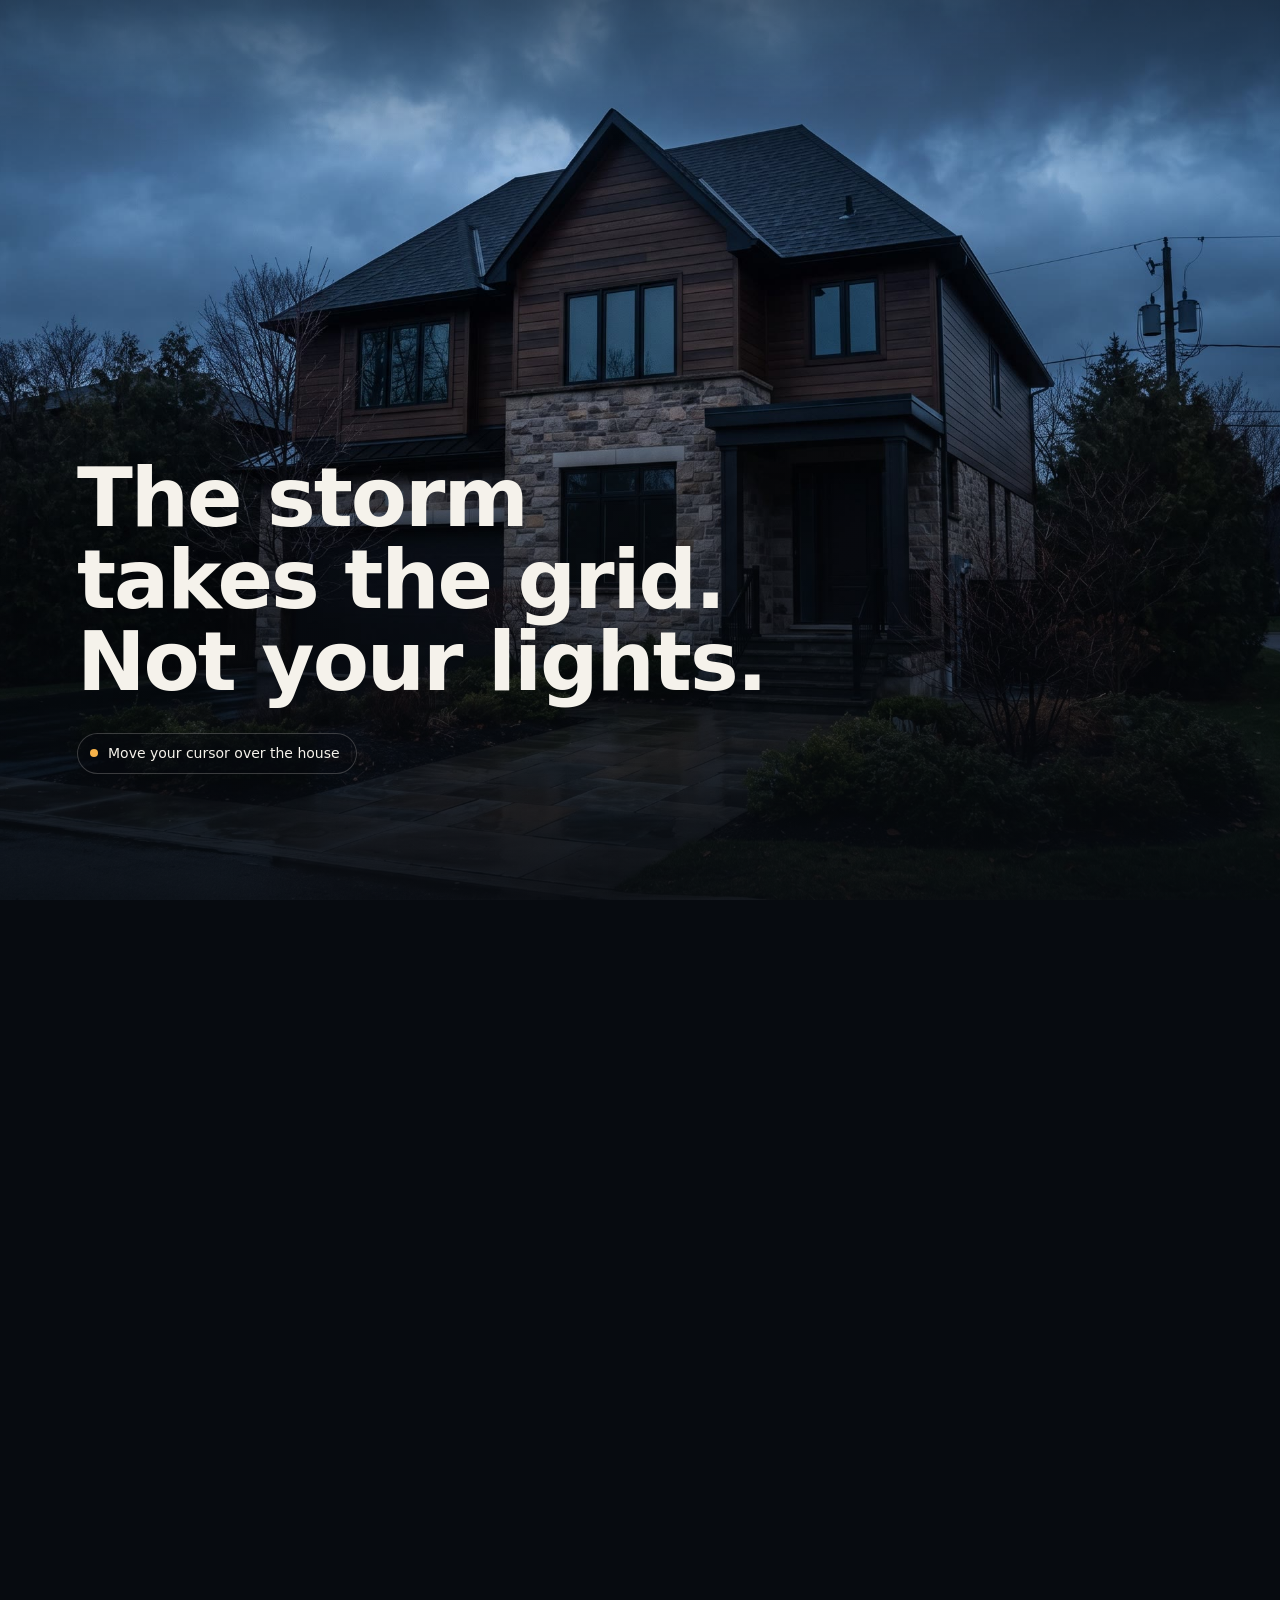
<file: powergenie-site/index.html>
<!doctype html>
<html lang="en">
<head>
  <meta charset="utf-8">
  <meta name="viewport" content="width=device-width, initial-scale=1">
  <meta name="robots" content="noindex, nofollow">
  <title>Home solar and battery | Get a free quote</title>
  <meta name="description" content="When the grid goes dark, your home does not have to. See how rooftop solar and a home battery keep the lights on, then get a free quote.">
  <meta name="theme-color" content="#070b10">
  <style>
/* ---------- Tokens ---------- */
:root {
  --bg: #070b10;
  --ink: #f5f2eb;
  --muted: #b3bcc7;
  --amber: #f6b24a;
  --amber-deep: #e2952a;
  --amber-ink: #1b1204;
  --line: rgba(245, 242, 235, 0.22);
  --pad: clamp(20px, 6vw, 88px);
  --sans: system-ui, -apple-system, "Segoe UI", Roboto, "Helvetica Neue", Arial, sans-serif;
  --mono: ui-monospace, "SF Mono", "Cascadia Mono", Menlo, Consolas, monospace;
}

/* ---------- Base ---------- */
*,
*::before,
*::after { box-sizing: border-box; }

html { -webkit-text-size-adjust: 100%; }

body {
  margin: 0;
  background: var(--bg);
  color: var(--ink);
  font-family: var(--sans);
  font-size: 16px;
  line-height: 1.5;
  -webkit-font-smoothing: antialiased;
}

h1, h2, p { margin: 0; }

h1, h2 {
  font-weight: 650;
  line-height: 1;
  letter-spacing: -0.025em;
  text-wrap: balance;
}

h1 { font-size: clamp(2.3rem, 6.4vw, 5.6rem); }
h2 { font-size: clamp(2rem, 5.2vw, 4.4rem); }

/* ---------- Shared section pieces ---------- */
.panel {
  position: relative;
  height: 100vh;
  height: 100svh;
  min-height: 420px;
  overflow: hidden;
  background: var(--bg);
}

.cover {
  position: absolute;
  inset: 0;
  width: 100%;
  height: 100%;
  object-fit: cover;
  display: block;
  user-select: none;
  -webkit-user-drag: none;
}

/* Darkens the bottom-left so the copy stays readable over any frame */
.scrim {
  position: absolute;
  inset: 0;
  pointer-events: none;
  background:
    linear-gradient(to top, rgba(7, 11, 16, 0.82) 0%, rgba(7, 11, 16, 0.35) 34%, rgba(7, 11, 16, 0) 60%),
    linear-gradient(to bottom, rgba(7, 11, 16, 0.45) 0%, rgba(7, 11, 16, 0) 18%);
}

.index {
  position: absolute;
  top: clamp(18px, 3.2vw, 36px);
  left: var(--pad);
  font-family: var(--mono);
  font-size: 0.75rem;
  letter-spacing: 0.14em;
  color: var(--muted);
  pointer-events: none;
}

.copy {
  position: absolute;
  left: var(--pad);
  right: var(--pad);
  bottom: clamp(48px, 9vh, 104px);
  max-width: 980px;
  pointer-events: none;
}

.eyebrow {
  margin-bottom: clamp(12px, 1.6vw, 20px);
  font-size: 0.8125rem;
  font-weight: 600;
  letter-spacing: 0.16em;
  text-transform: uppercase;
  color: var(--amber);
}

.hint {
  display: inline-flex;
  align-items: center;
  gap: 10px;
  margin-top: clamp(18px, 2.4vw, 30px);
  padding: 9px 16px 9px 12px;
  border: 1px solid var(--line);
  border-radius: 999px;
  background: rgba(7, 11, 16, 0.45);
  -webkit-backdrop-filter: blur(8px);
  backdrop-filter: blur(8px);
  font-size: 0.875rem;
  color: var(--ink);
}

.hint__dot {
  width: 8px;
  height: 8px;
  border-radius: 50%;
  background: var(--amber);
  box-shadow: 0 0 0 0 rgba(246, 178, 74, 0.6);
  animation: pulse 2s ease-out infinite;
}

.hint--touch { display: none; }

@media (hover: none) {
  .hint--mouse { display: none; }
  .hint--touch { display: inline; }
}

@keyframes pulse {
  0%   { box-shadow: 0 0 0 0 rgba(246, 178, 74, 0.6); }
  100% { box-shadow: 0 0 0 12px rgba(246, 178, 74, 0); }
}

/* Thin progress bar along the bottom of the three video sections */
.bar {
  position: absolute;
  left: var(--pad);
  right: var(--pad);
  bottom: clamp(20px, 3.4vh, 36px);
  height: 2px;
  background: var(--line);
  pointer-events: none;
}

.bar__fill {
  position: absolute;
  inset: 0;
  background: var(--amber);
  transform: scaleX(0);
  transform-origin: left center;
}

.bar__knob {
  position: absolute;
  top: 50%;
  left: 0;
  width: 14px;
  height: 14px;
  margin: -7px 0 0 -7px;
  border-radius: 50%;
  background: var(--amber);
  box-shadow: 0 0 0 5px rgba(246, 178, 74, 0.22);
}

/* Shown only if a media file fails to load */
.load-error {
  position: absolute;
  top: 50%;
  left: 50%;
  z-index: 5;
  transform: translate(-50%, -50%);
  max-width: min(90%, 520px);
  padding: 14px 18px;
  border: 1px solid #ff8a7a;
  border-radius: 8px;
  background: rgba(40, 10, 8, 0.92);
  color: #ffd9d3;
  font-family: var(--mono);
  font-size: 0.875rem;
  text-align: center;
}

/* ---------- 1. Hero ---------- */
.hero {
  --x: 50%;
  --y: 45%;
  --r: clamp(170px, 30vmax, 540px);
  cursor: crosshair;
  touch-action: pan-y;
}

.hero__reveal {
  opacity: 0;
  transition: opacity 0.45s ease;
  -webkit-mask-image: radial-gradient(circle var(--r) at var(--x) var(--y), #000 0%, #000 42%, transparent 100%);
  mask-image: radial-gradient(circle var(--r) at var(--x) var(--y), #000 0%, #000 42%, transparent 100%);
}

.hero.is-lit .hero__reveal { opacity: 1; }

/* ---------- 3. Scroll scrub ---------- */
.scrub {
  position: relative;
  height: 350vh;
  background: var(--bg);
}

.scrub__stage {
  position: -webkit-sticky;
  position: sticky;
  top: 0;
  height: 100vh;
  height: 100svh;
  min-height: 420px;
  overflow: hidden;
}

/* ---------- 4. Mouse scrub ---------- */
.mouse {
  cursor: ew-resize;
  touch-action: pan-y;
}

/* ---------- 5. Call to action ---------- */
.cta {
  display: grid;
  place-items: center;
  padding: var(--pad);
  text-align: center;
  background:
    radial-gradient(60% 55% at 50% 58%, rgba(246, 178, 74, 0.22) 0%, rgba(246, 178, 74, 0) 70%),
    linear-gradient(rgba(7, 11, 16, 0.78), rgba(7, 11, 16, 0.9)),
    url("assets/hero-reveal.jpg") center / cover no-repeat,
    var(--bg);
}

.cta__inner { max-width: 900px; }

.button {
  display: inline-block;
  margin-top: clamp(28px, 4vw, 48px);
  padding: 18px 34px;
  border-radius: 999px;
  background: var(--amber);
  color: var(--amber-ink);
  font-size: 1.0625rem;
  font-weight: 700;
  letter-spacing: 0.01em;
  text-decoration: none;
  box-shadow: 0 10px 40px rgba(246, 178, 74, 0.28);
  transition: transform 0.18s ease, background-color 0.18s ease, box-shadow 0.18s ease;
}

.button:hover {
  background: #ffc163;
  transform: translateY(-2px);
  box-shadow: 0 14px 48px rgba(246, 178, 74, 0.4);
}

.button:active {
  background: var(--amber-deep);
  transform: translateY(0);
}

.button:focus-visible {
  outline: 3px solid var(--ink);
  outline-offset: 4px;
}

.note {
  margin-top: 16px;
  font-size: 0.875rem;
  color: var(--muted);
}

/* ---------- Motion preferences ---------- */
@media (prefers-reduced-motion: reduce) {
  .hint__dot { animation: none; }
  .hero__reveal,
  .button { transition: none; }
}

/* ---------- Continuous flow ---------- */
.index,.nav,.bar,.eyebrow{display:none !important;}
.panel,.scrub,.scrub__stage{margin:0;border:0;min-height:0;}
main>section+section{
  margin-top:-40vh;
  -webkit-mask-image:linear-gradient(to bottom,transparent 0,#000 40vh);
  mask-image:linear-gradient(to bottom,transparent 0,#000 40vh);
}
main>section+section .scrim{background:linear-gradient(to top,rgba(7,11,16,.75) 0%,rgba(7,11,16,0) 45%);}
main>section .copy{bottom:clamp(64px,14vh,140px);}
.cta{background:
    radial-gradient(60% 55% at 50% 58%, rgba(246,178,74,.18) 0%, rgba(246,178,74,0) 70%),
    linear-gradient(rgba(7,11,16,.55), rgba(7,11,16,.85)),
    url("assets/hero-reveal.jpg") center / cover no-repeat, var(--bg);}
.site-header,.site-footer{display:none !important;}
.agent{background:rgba(7,11,16,.35);border-color:rgba(245,242,235,.14);backdrop-filter:blur(10px);}
html{scroll-behavior:smooth;}
body{overflow-x:hidden;}
.copy,.index,.bar,.cta__inner{z-index:2;}
.cta{height:auto;min-height:100svh;}
/* ---------- Header ---------- */
.site-header{position:fixed;top:0;left:0;right:0;z-index:50;display:flex;justify-content:space-between;align-items:center;
  padding:14px var(--pad);pointer-events:none;}
.site-header>*{pointer-events:auto;}
.brand{display:flex;gap:10px;align-items:center;color:var(--ink);text-decoration:none;}
.brand__logo{display:block;height:22px;width:auto;}
.brand__mark{display:grid;place-items:center;width:34px;height:34px;border-radius:8px;background:var(--amber);color:var(--amber-ink);font-weight:800;font-size:.75rem;}
.brand b{display:block;font-size:.95rem;line-height:1}.brand small{display:block;font-size:.65rem;letter-spacing:.16em;text-transform:uppercase;color:var(--amber);}
.nav{display:flex;gap:4px;padding:5px;border:1px solid var(--line);border-radius:999px;background:rgba(7,11,16,.55);backdrop-filter:blur(8px);}
.nav a{padding:7px 12px;border-radius:999px;color:var(--ink);font-size:.8rem;text-decoration:none;}
.nav a:hover,.nav a:focus-visible{background:var(--amber);color:var(--amber-ink);}
@media (max-width:760px){.nav{display:none;}}
/* ---------- Horace contact ---------- */
.agent{margin:clamp(36px,5vw,64px) auto 0;max-width:640px;text-align:left;padding:24px;border:1px solid var(--line);border-radius:16px;background:rgba(7,11,16,.6);}
.agent__role{font-size:.75rem;letter-spacing:.14em;text-transform:uppercase;color:var(--amber);font-weight:600;}
.agent h3{margin:4px 0 10px;font-size:1.35rem;}
.agent q{display:block;color:var(--muted);font-size:.95rem;quotes:"“" "”";}
.agent__links{display:flex;flex-wrap:wrap;gap:10px;margin-top:18px;}
.agent__links a{padding:11px 18px;border:1px solid var(--line);border-radius:999px;color:var(--ink);text-decoration:none;font-size:.9rem;font-weight:600;}
.agent__links a:hover,.agent__links a:focus-visible{border-color:var(--amber);color:var(--amber);}
.site-footer{display:flex;justify-content:space-between;gap:16px;padding:24px var(--pad);font-size:.8rem;color:var(--muted);background:var(--bg);}
.site-footer a{color:var(--muted);}

</style>
<style>
main{position:relative;height:700vh;}
main>section,main>section+section{position:fixed!important;inset:0;height:100vh!important;min-height:0!important;margin:0!important;-webkit-mask-image:none!important;mask-image:none!important;will-change:opacity,transform;opacity:0;}
#hero{opacity:1;z-index:1}#film-section{z-index:2}#scroll-section{z-index:3}#mouse-section{z-index:4}#quote{z-index:5;overflow-y:auto;display:grid;place-items:center;}
.scrub__stage{position:absolute!important;inset:0;height:100%!important;}
.copy,.cta__inner{will-change:opacity,transform;}
.load-error{display:none!important;}
main>section .cover,main>section .scrim{position:absolute!important;inset:0!important;width:100%!important;height:100%!important;object-fit:cover;}
.copy{position:absolute!important;left:var(--pad,32px);right:var(--pad,32px);bottom:clamp(64px,14vh,140px);}
@supports (height:100dvh){main>section,main>section+section{height:100dvh!important;}}
@media (max-width:760px){
  :root{--pad:20px;}
  .copy{bottom:clamp(48px,10dvh,96px);max-width:none;}
  .copy h1,.copy h2{font-size:clamp(1.9rem,8.5vw,2.6rem)!important;line-height:1.1;}
  .copy p{font-size:1rem!important;}
  .site-header{padding:12px 20px;}
  #quote{padding:80px 20px 32px;align-items:start;}
}
</style>
<script>
if(window.matchMedia('(max-width:900px),(hover:none)').matches){document.addEventListener('DOMContentLoaded',function(){document.querySelectorAll('video[src$=".mp4"]').forEach(function(v){v.src=v.getAttribute('src').replace(/\.mp4$/,'-m.mp4');v.load();});});}
document.addEventListener('touchstart',function prime(){document.querySelectorAll('video').forEach(function(v){var p=v.play();if(p&&p.then)p.then(function(){if(v.id!=='film')v.pause();}).catch(function(){});});},{once:true,passive:true});
</script>
</head>
<body>
  <header class="site-header">
    <a class="brand" href="../index.html" aria-label="Power Genie Hub"><span style="font-weight:800; font-family:sans-serif; color:var(--amber); letter-spacing:0.04em;">POWER GENIE</span></a>
    <nav class="nav" aria-label="Sections"><a href="../index.html">← Hub</a><a href="#hero">Reveal</a><a href="#film-section">Film</a><a href="#scroll-section">24h flow</a><a href="#mouse-section">Battery</a><a href="#quote">Get a quote</a></nav>
  </header>
  <main>

    <!-- 1. Hero: cursor reveals the lit house -->
    <section id="hero" class="panel hero" aria-label="When the grid goes dark">
      <img class="cover hero__front" src="assets/hero-front.jpg" alt="A two-storey house standing dark under storm clouds at dusk" data-required="assets/hero-front.jpg">
      <img class="cover hero__reveal" src="assets/hero-reveal.jpg" alt="" aria-hidden="true" data-required="assets/hero-reveal.jpg">
      <div class="scrim" aria-hidden="true"></div>
      <p class="index" aria-hidden="true">01 / 05</p>
      <div class="copy">
        <p class="eyebrow">Home solar + battery</p>
        <h1>The storm takes the grid.<br>Not your lights.</h1>
        <p class="hint">
          <span class="hint__dot" aria-hidden="true"></span>
          <span class="hint--mouse">Move your cursor over the house</span>
          <span class="hint--touch">Touch and drag over the house</span>
        </p>
      </div>
    </section>

    <!-- 2. Film: one scroll plays it through to the end -->
    <section id="film-section" class="panel film" aria-label="Short film">
      <video id="film" class="cover" src="assets/film.mp4" muted playsinline preload="auto" data-required="assets/film.mp4"></video>
      <div class="scrim" aria-hidden="true"></div>
      <p class="index" aria-hidden="true">02 / 05</p>
      <div class="copy">
        <p class="eyebrow">The short film</p>
        <h2>Sun on the roof.<br>Power in the wall.</h2>
      </div>
      <div class="bar" aria-hidden="true"><span class="bar__fill" id="film-bar"></span></div>
    </section>

    <!-- 3. Scroll scrub: scrolling moves the video forward and back -->
    <section id="scroll-section" class="scrub" aria-label="Scroll to bring the house back to life">
      <div class="scrub__stage">
        <video id="scroll-video" class="cover" src="assets/scroll-scrub.mp4" muted playsinline preload="metadata" data-required="assets/scroll-scrub.mp4"></video>
        <div class="scrim" aria-hidden="true"></div>
        <p class="index" aria-hidden="true">03 / 05</p>
        <div class="copy">
          <p class="eyebrow">Scroll</p>
          <h2>Bring the house<br>back to life.</h2>
          <p class="hint">
            <span class="hint__dot" aria-hidden="true"></span>
            <span>Scroll down to move forward, up to go back</span>
          </p>
        </div>
        <div class="bar" aria-hidden="true"><span class="bar__fill" id="scroll-bar"></span></div>
      </div>
    </section>

    <!-- 4. Mouse scrub: moving left and right moves the video -->
    <section id="mouse-section" class="panel mouse" aria-label="Follow the energy">
      <video id="mouse-video" class="cover" src="assets/mouse-scrub.mp4" muted playsinline preload="metadata" data-required="assets/mouse-scrub.mp4"></video>
      <div class="scrim" aria-hidden="true"></div>
      <p class="index" aria-hidden="true">04 / 05</p>
      <div class="copy">
        <p class="eyebrow">Look closer</p>
        <h2>Follow the energy.</h2>
        <p class="hint">
          <span class="hint__dot" aria-hidden="true"></span>
          <span class="hint--mouse">Move your mouse left and right</span>
          <span class="hint--touch">Drag left and right</span>
        </p>
      </div>
      <div class="bar bar--knob" aria-hidden="true"><span class="bar__knob" id="mouse-knob"></span></div>
    </section>

    <!-- 5. Call to action -->
    <section id="quote" class="panel cta" aria-label="Get a free quote">
      <p class="index" aria-hidden="true">05 / 05</p>
      <div class="cta__inner">
        <p class="eyebrow">Your turn</p>
        <h2>See what your roof can do.</h2>
        <a class="button solar-cta" id="quote-link" data-solar-cta href="https://sunrun.my.salesforce-sites.com/purl/?srep=/powergenie" target="_blank" rel="noopener noreferrer">Get my free quote</a>
        <p class="note">Opens Horace's official Sunrun quote portal in a new tab.</p>
        <div class="agent">
          <p class="agent__role">The Block Sales Expert Team Lead</p>
          <h3>Horace Lawrence</h3>
          <q>I’m dedicated to making the process of going solar as easy as possible. Solar lets you lock in a rate to avoid rising utility costs, gives you a more reliable source of energy, and with a battery can protect you during blackouts. I’d love to chat with you or your friends about how Sunrun could improve your life!</q>
          <div class="agent__links"><a href="tel:5102417007">Call 510-241-7007</a><a href="mailto:horace.lawrence@sunrun.com?subject=Sunrun%20Solar%20%2B%20Battery%20Consultation">Email Horace</a></div>
        </div>
      
      </div>
    </section>

  </main>
  <footer class="site-footer">
    <span>© 2026 Power Genie. Solar fulfillment provided by authorized Sunrun representative Horace Lawrence.</span>
    <a href="https://www.sunrun.com/privacy-policy" target="_blank" rel="noopener noreferrer">Privacy Policy</a>
  </footer>
  <script>
(function(){'use strict';
var clamp=function(v,a,b){return Math.min(b,Math.max(a,v));};
var vh=function(){return window.innerHeight;};
var L=[['hero',0,1],['film-section',1,2],['scroll-section',2,4],['mouse-section',4,5],['quote',5,6]].map(function(d){return{el:document.getElementById(d[0]),s:d[1],e:d[2]};});
var FADE=0.6,p=0,active=null;
var film=document.getElementById('film'),sv=document.getElementById('scroll-video'),mv=document.getElementById('mouse-video'),hero=document.getElementById('hero');
function scrub(v){var t=0,c=0;(function tick(){var d=v.duration;if(d&&isFinite(d)){var g=t*Math.max(0,d-.05);c+=(g-c)*.2;if(!v.seeking&&Math.abs(v.currentTime-c)>.012)v.currentTime=c;}requestAnimationFrame(tick);})();return function(x){t=clamp(x,0,1);};}
var setScroll=sv?scrub(sv):function(){},setMouse=mv?scrub(mv):function(){};
function render(){p=window.scrollY/vh();active=null;
 L.forEach(function(l,i){if(!l.el)return;
  var o=i===0?1:clamp((p-l.s)/FADE+1,0,1);
  l.el.style.opacity=o;l.el.style.transform='scale('+(1.06-0.06*o)+')';
  var c=l.el.querySelector('.copy,.cta__inner');
  if(c){var out=i===L.length-1?0:clamp((p-l.e+FADE+0.2)/FADE,0,1),inn=i===0?1:clamp((p-l.s+0.25)/0.35,0,1);
   c.style.opacity=Math.min(inn,1-out);c.style.transform='translateY('+((1-inn)*40-out*40)+'px)';}
  if(o>0.5)active=l;});
 L.forEach(function(l){if(l.el)l.el.style.pointerEvents=l===active?'auto':'none';});
 // start buffering each scrub video one slide before it is needed
 if(sv&&p>0.6&&sv.preload!=='auto')sv.preload='auto';
 if(mv&&p>2.6&&mv.preload!=='auto')mv.preload='auto';
 setScroll((p-2)/2);
 if(film){if(p>0.7&&p<2.4){if(film.paused&&!film.ended)film.play().catch(function(){});}
  else{if(!film.paused)film.pause();if(p<0.4||p>2.6)film.currentTime=0;}}
}
window.addEventListener('scroll',render,{passive:true});window.addEventListener('resize',render);render();
window.addEventListener('pointermove',function(e){
 if(active&&active.el===hero){hero.style.setProperty('--x',e.clientX+'px');hero.style.setProperty('--y',e.clientY+'px');hero.classList.add('is-lit');}
 if(active&&active.el&&active.el.id==='mouse-section')setMouse(e.clientX/window.innerWidth);});
document.addEventListener('pointerleave',function(){hero&&hero.classList.remove('is-lit');});
var woken=false;window.addEventListener('touchstart',function(){if(woken)return;woken=true;[sv,mv].forEach(function(v){v&&v.play().then(function(){v.pause();}).catch(function(){});});},{passive:true});
})();
</script>
</body>
</html>
</file>
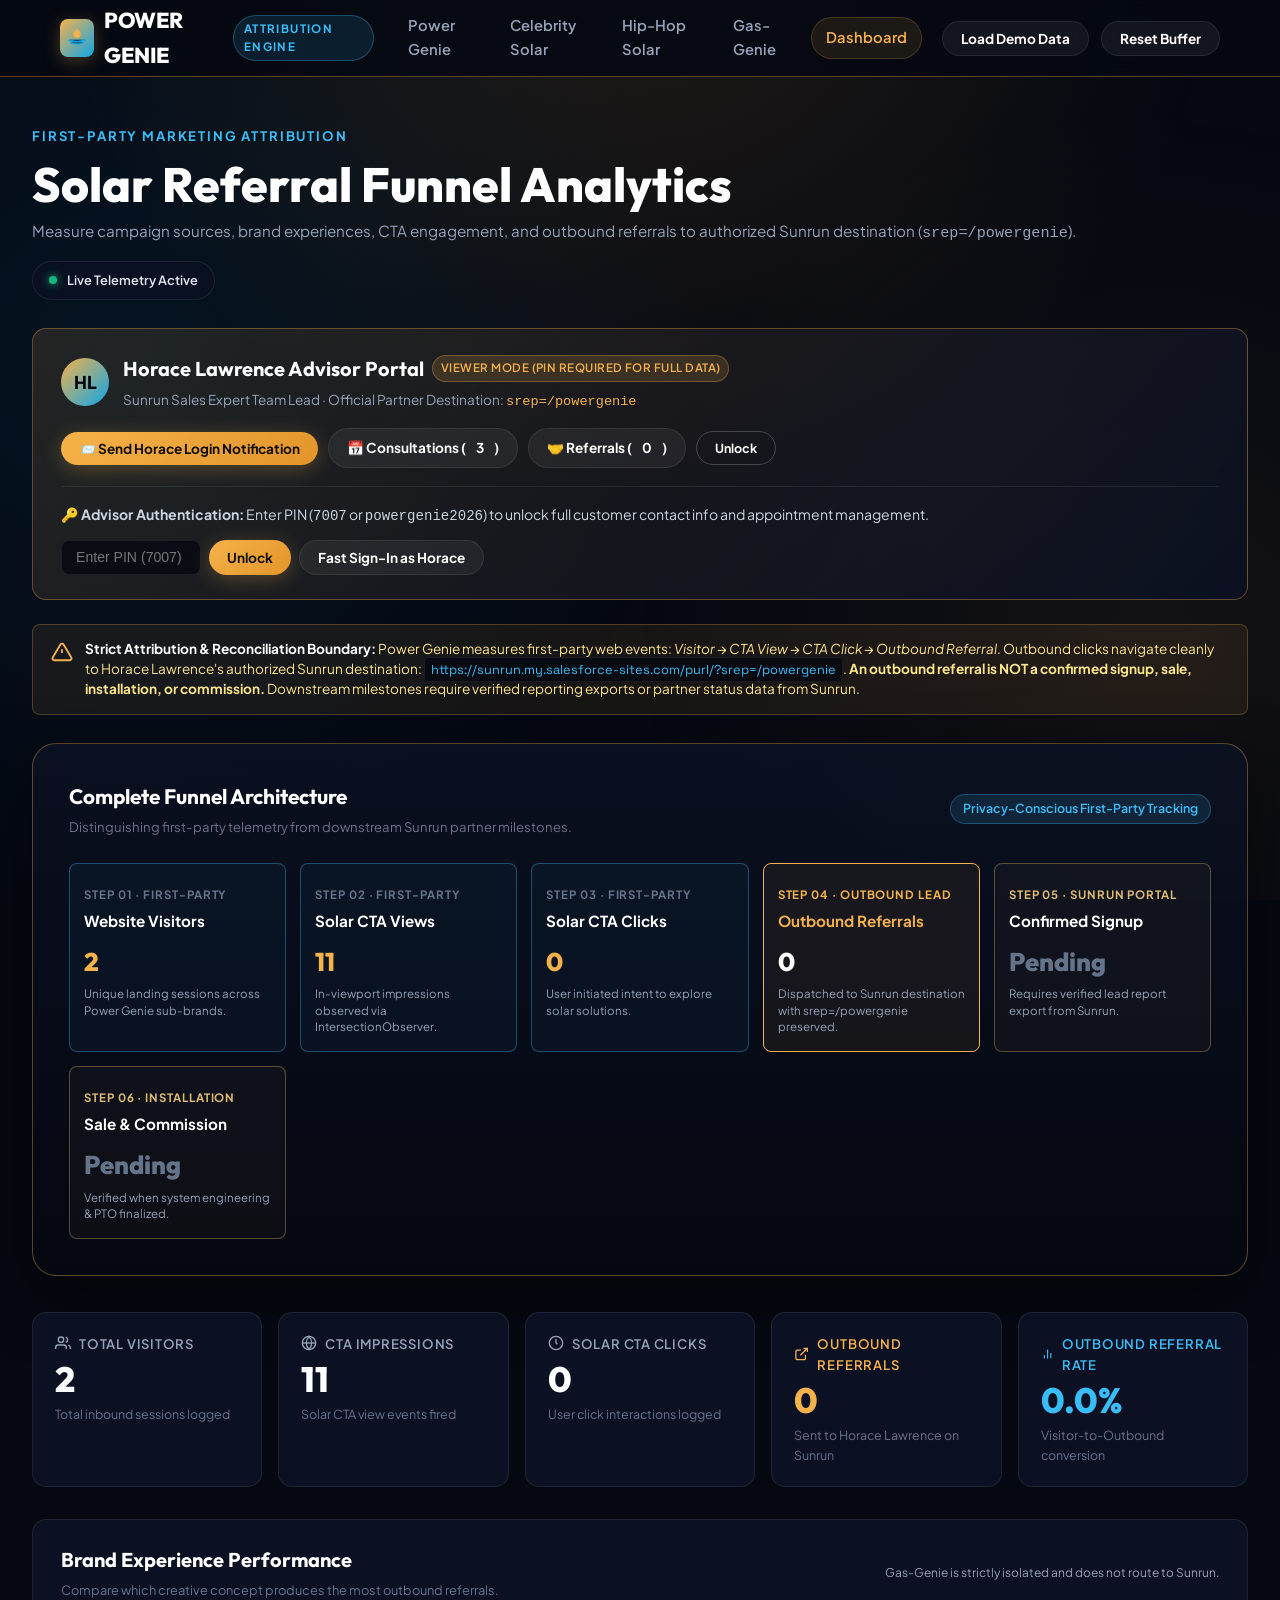
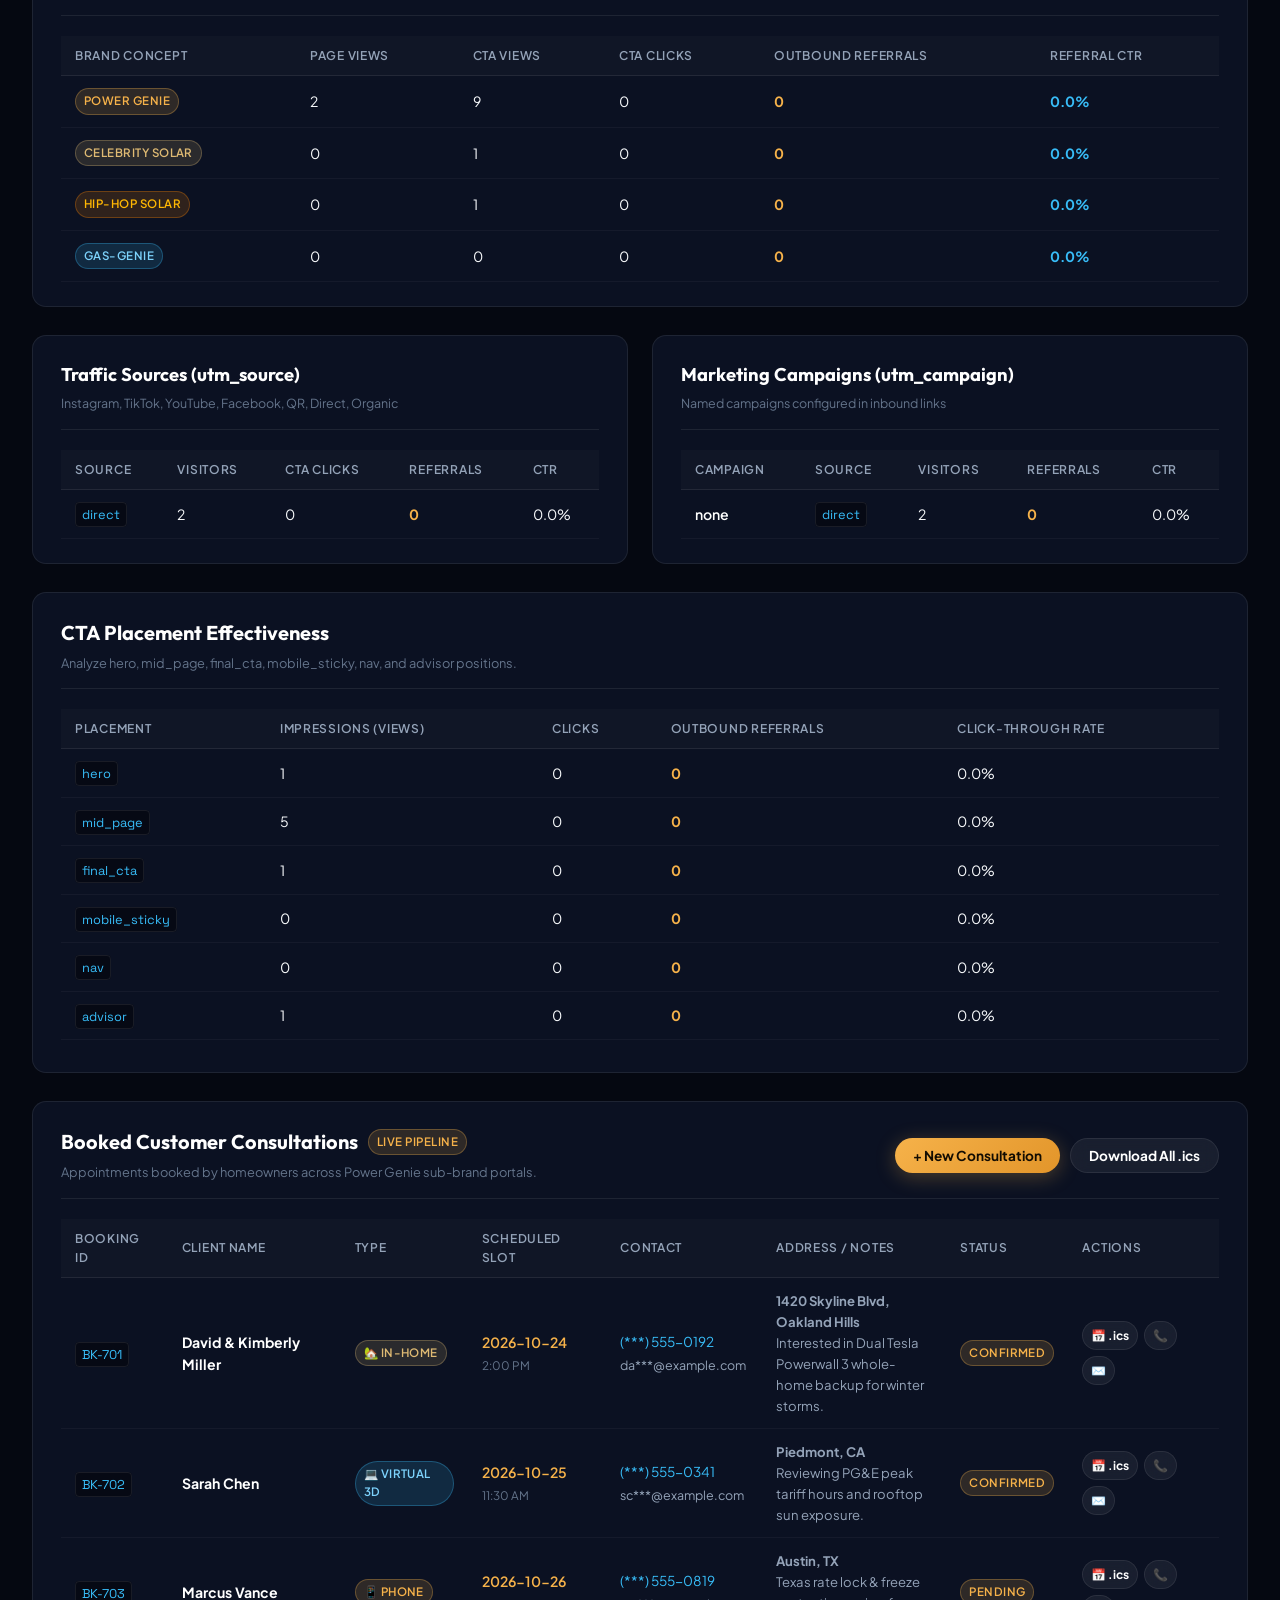
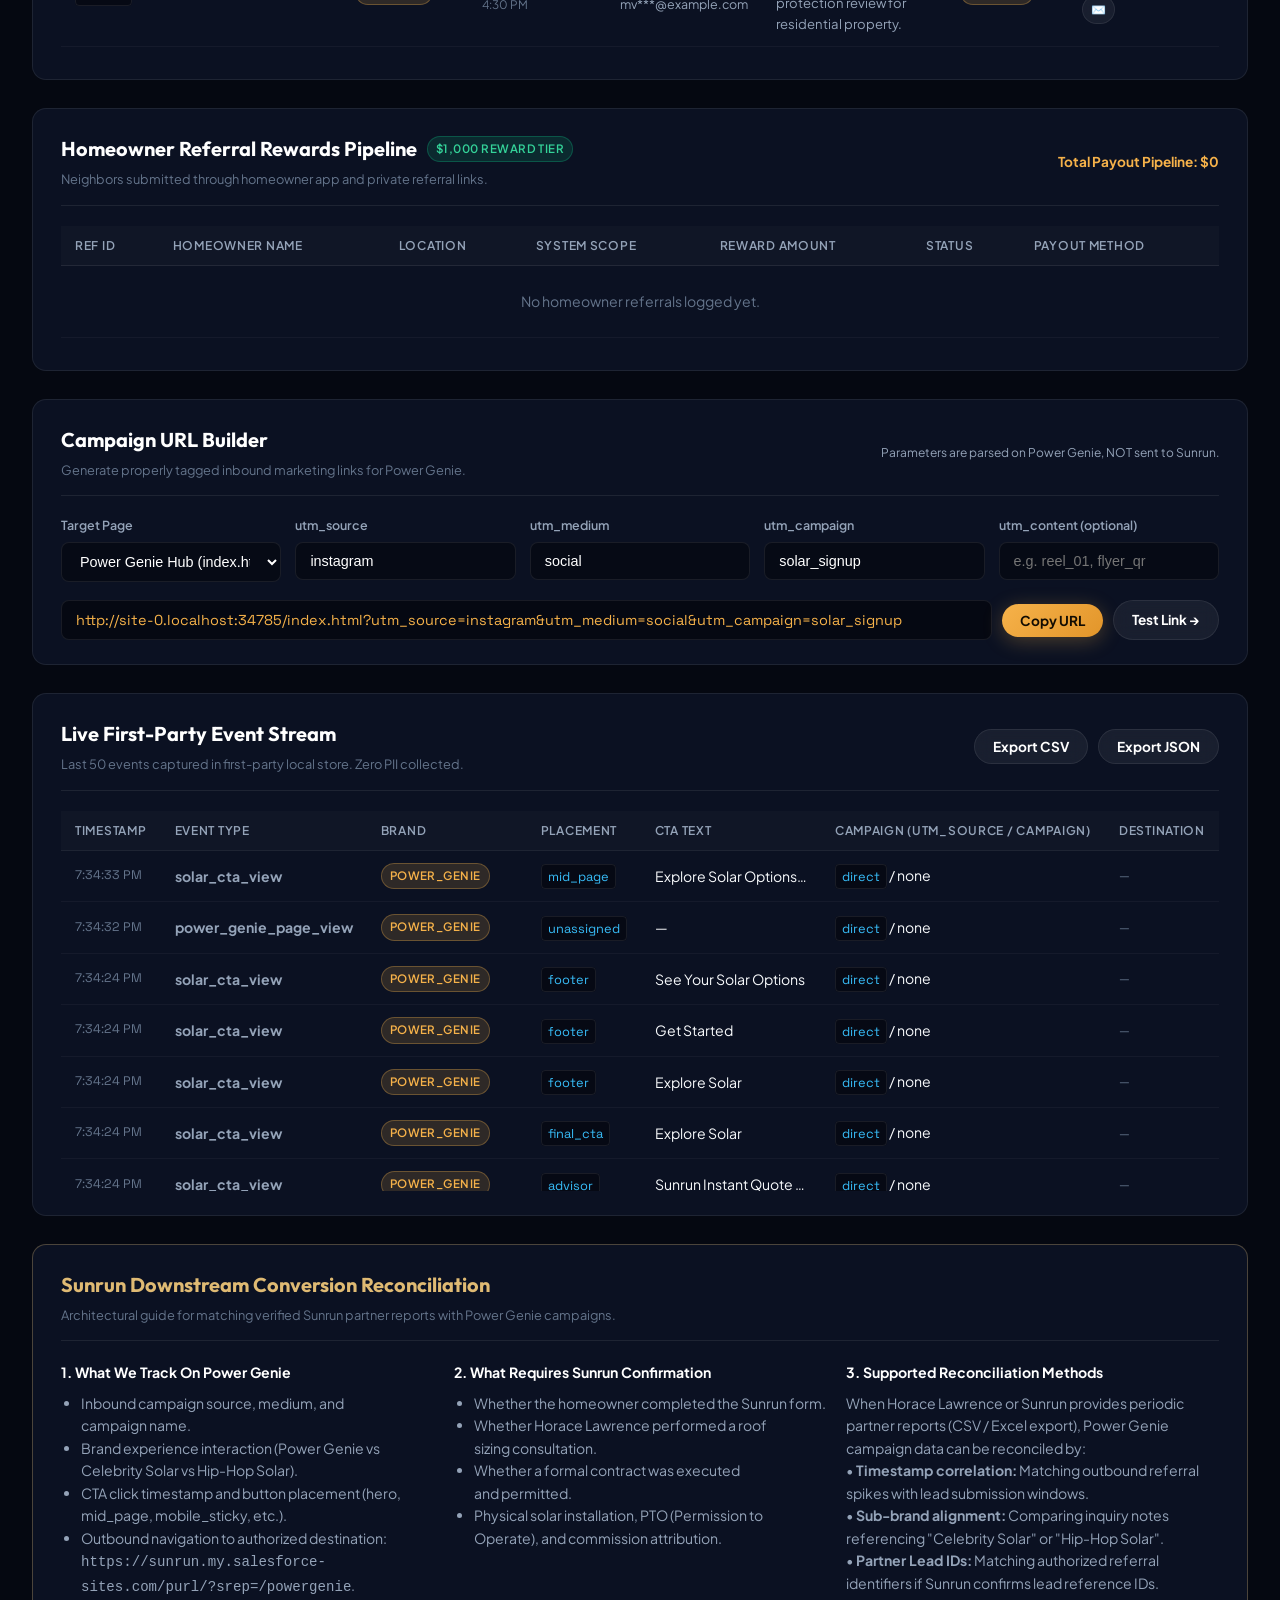
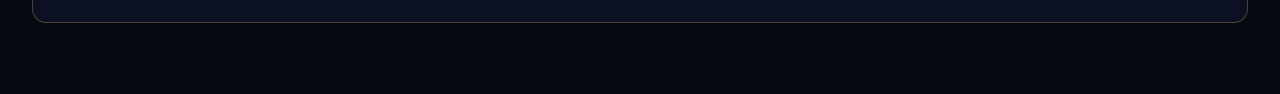
<file: attribution.html>
<!DOCTYPE html>
<html lang="en">
<head>
  <meta charset="utf-8">
  <meta name="viewport" content="width=device-width, initial-scale=1, viewport-fit=cover">
  <title>Power Genie — Marketing Funnel & Attribution Dashboard</title>
  <meta name="description" content="Private first-party marketing attribution and solar referral funnel analytics for Power Genie, Celebrity Solar, and Hip-Hop Solar.">
  <meta name="robots" content="noindex, nofollow">
  <meta name="theme-color" content="#050811">

  <!-- Favicon -->
  <link rel="icon" href="data:image/svg+xml,<svg xmlns=%22http://www.w3.org/2000/svg%22 viewBox=%220 0 100 100%22><text y=%22.9em%22 font-size=%2290%22>📊</text></svg>">

  <!-- Fonts & Styles -->
  <link rel="preconnect" href="https://fonts.googleapis.com">
  <link rel="preconnect" href="https://fonts.gstatic.com" crossorigin>
  <link rel="stylesheet" href="assets/powergenie.css">

  <style>
    .dash-wrapper {
      max-width: 1280px;
      margin: 0 auto;
      padding: clamp(24px, 4vw, 48px) clamp(16px, 3vw, 32px);
    }
    
    .kpi-grid {
      display: grid;
      grid-template-columns: repeat(auto-fit, minmax(220px, 1fr));
      gap: 16px;
      margin-bottom: 32px;
    }

    .kpi-card {
      background: var(--bg-surface);
      border: 1px solid var(--border-subtle);
      border-radius: var(--radius-md);
      padding: 20px 22px;
      display: flex;
      flex-direction: column;
      gap: 6px;
      transition: transform 0.2s, border-color 0.2s;
    }

    .kpi-card:hover {
      border-color: var(--border-highlight);
    }

    .kpi-label {
      font-size: 0.82rem;
      font-weight: 600;
      color: var(--text-muted);
      text-transform: uppercase;
      letter-spacing: 0.06em;
      display: flex;
      align-items: center;
      gap: 8px;
    }

    .kpi-value {
      font-family: var(--font-display);
      font-size: 2.2rem;
      font-weight: 800;
      color: #fff;
      line-height: 1.1;
    }

    .kpi-sub {
      font-size: 0.78rem;
      color: var(--text-dim);
    }

    .funnel-pipeline {
      background: linear-gradient(180deg, rgba(11, 17, 34, 0.9) 0%, rgba(5, 8, 17, 0.95) 100%);
      border: 1px solid var(--border-highlight);
      border-radius: var(--radius-lg);
      padding: clamp(24px, 4vw, 36px);
      margin-bottom: 36px;
      box-shadow: 0 20px 60px rgba(0, 0, 0, 0.5);
    }

    .funnel-steps-grid {
      display: grid;
      grid-template-columns: repeat(auto-fit, minmax(180px, 1fr));
      gap: 14px;
      margin-top: 24px;
    }

    .funnel-step-box {
      background: rgba(255, 255, 255, 0.03);
      border: 1px solid var(--border-subtle);
      border-radius: var(--radius-sm);
      padding: 16px 14px;
      position: relative;
    }

    .funnel-step-box.active-telemetry {
      border-color: rgba(56, 189, 248, 0.35);
      background: rgba(56, 189, 248, 0.04);
    }

    .funnel-step-box.downstream-boundary {
      border-color: rgba(223, 186, 115, 0.35);
      background: rgba(223, 186, 115, 0.04);
    }

    .funnel-step-num {
      font-size: 0.72rem;
      font-weight: 700;
      color: var(--text-dim);
      text-transform: uppercase;
      letter-spacing: 0.08em;
    }

    .funnel-step-name {
      font-weight: 700;
      font-size: 0.95rem;
      color: #fff;
      margin: 4px 0 8px;
    }

    .funnel-step-count {
      font-family: var(--font-display);
      font-size: 1.6rem;
      font-weight: 800;
      color: var(--solar-gold);
    }

    .funnel-step-note {
      font-size: 0.72rem;
      color: var(--text-muted);
      margin-top: 4px;
      line-height: 1.4;
    }

    .boundary-notice-bar {
      margin-top: 24px;
      padding: 14px 18px;
      border-radius: var(--radius-sm);
      background: rgba(246, 178, 74, 0.08);
      border: 1px solid rgba(246, 178, 74, 0.25);
      font-size: 0.85rem;
      color: #fde68a;
      display: flex;
      gap: 12px;
      align-items: flex-start;
      line-height: 1.5;
    }

    .dash-section {
      background: var(--bg-surface);
      border: 1px solid var(--border-subtle);
      border-radius: var(--radius-md);
      padding: 24px clamp(16px, 3vw, 28px);
      margin-bottom: 28px;
    }

    .dash-section-header {
      display: flex;
      justify-content: space-between;
      align-items: center;
      flex-wrap: wrap;
      gap: 12px;
      margin-bottom: 20px;
      padding-bottom: 14px;
      border-bottom: 1px solid var(--border-subtle);
    }

    .dash-table {
      width: 100%;
      border-collapse: collapse;
      font-size: 0.88rem;
      text-align: left;
    }

    .dash-table th {
      padding: 10px 14px;
      color: var(--text-muted);
      font-weight: 600;
      font-size: 0.75rem;
      text-transform: uppercase;
      letter-spacing: 0.06em;
      border-bottom: 1px solid var(--border-subtle);
      background: rgba(255, 255, 255, 0.02);
    }

    .dash-table td {
      padding: 12px 14px;
      border-bottom: 1px solid rgba(255, 255, 255, 0.04);
      color: var(--text-main);
    }

    .dash-table tr:hover td {
      background: rgba(255, 255, 255, 0.02);
    }

    .badge-tag {
      display: inline-block;
      padding: 3px 8px;
      border-radius: 999px;
      font-size: 0.72rem;
      font-weight: 600;
      text-transform: uppercase;
      letter-spacing: 0.04em;
    }

    .badge-powergenie {
      background: rgba(246, 178, 74, 0.15);
      color: var(--solar-gold);
      border: 1px solid rgba(246, 178, 74, 0.3);
    }

    .badge-celebrity {
      background: rgba(223, 186, 115, 0.15);
      color: #dfba73;
      border: 1px solid rgba(223, 186, 115, 0.3);
    }

    .badge-hiphop {
      background: rgba(251, 133, 0, 0.15);
      color: #ffb703;
      border: 1px solid rgba(251, 133, 0, 0.3);
    }

    .badge-gas {
      background: rgba(56, 189, 248, 0.15);
      color: #7dd3fc;
      border: 1px solid rgba(56, 189, 248, 0.3);
    }

    .url-builder-input {
      background: rgba(5, 8, 17, 0.7);
      border: 1px solid var(--border-subtle);
      border-radius: var(--radius-sm);
      color: #fff;
      padding: 10px 14px;
      font-size: 0.9rem;
      width: 100%;
    }

    .url-builder-input:focus {
      outline: none;
      border-color: var(--solar-gold);
    }

    .code-pill {
      font-family: var(--font-mono);
      background: rgba(5, 8, 17, 0.8);
      border: 1px solid var(--border-subtle);
      padding: 3px 6px;
      border-radius: 4px;
      font-size: 0.8rem;
      color: var(--electric-cyan);
      word-break: break-all;
    }

    .dash-table-wrapper {
      width: 100%;
      overflow-x: auto;
      -webkit-overflow-scrolling: touch;
      margin-bottom: 8px;
    }

    @media (max-width: 768px) {
      .dash-wrapper {
        padding: 16px 12px;
      }
      .kpi-grid {
        grid-template-columns: 1fr 1fr;
        gap: 10px;
      }
      .kpi-card {
        padding: 14px 12px;
      }
      .kpi-value {
        font-size: 1.5rem;
      }
      .funnel-pipeline {
        padding: 18px 14px;
      }
      .funnel-steps-grid {
        grid-template-columns: 1fr 1fr;
        gap: 8px;
      }
      .funnel-step-box {
        padding: 12px 10px;
      }
      .funnel-step-name {
        font-size: 0.82rem;
      }
      .funnel-step-count {
        font-size: 1.3rem;
      }
      .dash-section {
        padding: 16px 14px;
        margin-bottom: 20px;
      }
    }

    @media (max-width: 480px) {
      .funnel-steps-grid {
        grid-template-columns: 1fr;
      }
      .kpi-grid {
        grid-template-columns: 1fr;
      }
    }
  </style>

  <!-- Centralized Configuration & Interactive Logic Scripts -->
  <script type="module" src="assets/config.js"></script>
  <script type="module" src="assets/analytics.js"></script>
  <script type="module" src="assets/booking-engine.js"></script>
  <script type="module" src="assets/homeowner-app.js"></script>
</head>
<body>
  <div class="page-bg-glow" aria-hidden="true"></div>

  <div class="content-layer">
    <!-- TOP NAVIGATION -->
    <header class="site-header" style="border-bottom-color: var(--border-highlight);">
      <div class="container header-inner">
        <div class="brand-group">
          <a href="index.html" class="brand-logo" aria-label="Power Genie Home">
            <span class="brand-icon" style="background: linear-gradient(135deg, #f6b24a, #0ea5e9); padding: 6px;">
              <svg viewBox="0 0 24 24" fill="none"><path d="M12 2c0 0-4 3-4 6s2 4 4 4 4-1 4-4-4-6-4-6z" fill="#f6b24a"/><path d="M3 14c0 0 4 2 9 2s9-2 9-2" stroke="#0ea5e9" stroke-width="2"/><path d="M5 17c0 0 3 1.5 7 1.5s7-1.5 7-1.5" stroke="#0ea5e9" stroke-width="1.5"/></svg>
            </span>
            <span>POWER GENIE</span>
          </a>
          <span class="ecosystem-badge" style="background:rgba(56,189,248,0.12); color:#38bdf8; border-color:rgba(56,189,248,0.3);">Attribution Engine</span>
        </div>

        <nav class="nav-links" aria-label="Main Navigation">
          <a href="index.html" class="nav-link">Power Genie</a>
          <a href="celebrity-solar.html" class="nav-link">Celebrity Solar</a>
          <a href="hip-hop-solar.html" class="nav-link">Hip-Hop Solar</a>
          <a href="gas-genie.html" class="nav-link">Gas-Genie</a>
          <a href="attribution.html" class="nav-link active" style="color:var(--solar-gold);">Dashboard</a>
        </nav>

        <div class="header-cta-group">
          <button id="btnSeedDemo" class="btn btn-secondary btn-sm" type="button" title="Seed realistic test marketing campaign data">
            Load Demo Data
          </button>
          <button id="btnClearData" class="btn btn-secondary btn-sm" type="button" title="Clear local telemetry buffer">
            Reset Buffer
          </button>
        </div>
      </div>
    </header>

    <main class="dash-wrapper">
      <!-- HEADER TITLE ROW -->
      <div style="display: flex; justify-content: space-between; align-items: flex-end; flex-wrap: wrap; gap: 16px; margin-bottom: 28px;">
        <div>
          <span class="section-eyebrow" style="color: var(--electric-cyan);">First-Party Marketing Attribution</span>
          <h1 style="font-family: var(--font-display); font-size: clamp(2rem, 3.8vw, 3rem); font-weight: 800; color: #fff; line-height: 1.1; margin-top: 4px;">
            Solar Referral Funnel Analytics
          </h1>
          <p style="color: var(--text-muted); font-size: 0.95rem; margin-top: 8px;">
            Measure campaign sources, brand experiences, CTA engagement, and outbound referrals to authorized Sunrun destination (<code>srep=/powergenie</code>).
          </p>
        </div>

        <div style="display: flex; gap: 10px; align-items: center; background: rgba(11,17,34,0.8); border: 1px solid var(--border-subtle); padding: 8px 16px; border-radius: 999px;">
          <span class="pulse-dot" style="background:#10b981; box-shadow:0 0 10px #10b981;"></span>
          <span style="font-size: 0.8rem; font-weight: 600; color: #e2e8f0;" id="liveStatusText">Live Telemetry Active</span>
        </div>
      </div>

      <!-- HORACE LAWRENCE ADVISOR ACCESS & STATUS CARD -->
      <section id="advisorGateCard" class="dash-section" style="background: linear-gradient(135deg, rgba(246,178,74,0.12) 0%, rgba(11,17,34,0.95) 100%); border: 1px solid var(--border-highlight); margin-bottom: 24px;">
        <div style="display: flex; justify-content: space-between; align-items: center; flex-wrap: wrap; gap: 16px;">
          <div style="display: flex; align-items: center; gap: 14px;">
            <div style="width: 48px; height: 48px; border-radius: 50%; background: linear-gradient(135deg, #f6b24a, #0ea5e9); color: #050811; font-weight: 800; display: flex; align-items: center; justify-content: center; font-size: 1.1rem; flex-shrink: 0;">
              HL
            </div>
            <div>
              <div style="display: flex; align-items: center; gap: 8px;">
                <h3 style="font-family: var(--font-display); font-size: 1.25rem; color: #fff; margin: 0;">Horace Lawrence Advisor Portal</h3>
                <span id="advisorAuthBadge" class="badge-tag" style="background: rgba(16,185,129,0.15); color: #34d399; border: 1px solid rgba(16,185,129,0.3);">Advisor Session Verified</span>
              </div>
              <p style="color: var(--text-muted); font-size: 0.85rem; margin-top: 4px;">
                Sunrun Sales Expert Team Lead · Official Partner Destination: <code style="color: var(--solar-gold);">srep=/powergenie</code>
              </p>
            </div>
          </div>

          <div style="display: flex; gap: 10px; align-items: center; flex-wrap: wrap;">
            <button id="btnOpenNotificationModal" class="btn btn-primary btn-sm" type="button" style="font-weight: 700;">
              📨 Send Horace Login Notification
            </button>
            <a href="#consultations-section" class="btn btn-secondary btn-sm">
              📅 Consultations (<span id="advisorConsultationCount">3</span>)
            </a>
            <a href="#referrals-section" class="btn btn-secondary btn-sm">
              🤝 Referrals (<span id="advisorReferralCount">3</span>)
            </a>
            <button id="btnAdvisorLockToggle" class="btn btn-outline btn-sm" type="button" style="font-size: 0.78rem;">
              Sign Out
            </button>
          </div>
        </div>

        <!-- Inline PIN Gate prompt if locked -->
        <div id="advisorPinPrompt" style="display: none; margin-top: 18px; padding-top: 16px; border-top: 1px solid var(--border-subtle); align-items: center; justify-content: space-between; flex-wrap: wrap; gap: 12px;">
          <div style="font-size: 0.88rem; color: #cbd5e1;">
            🔑 <strong>Advisor Authentication:</strong> Enter PIN (<code>7007</code> or <code>powergenie2026</code>) to unlock full customer contact info and appointment management.
          </div>
          <div style="display: flex; gap: 8px; flex-wrap: wrap;">
            <input type="password" id="advisorPinInput" placeholder="Enter PIN (7007)" style="padding: 8px 14px; background: rgba(5,8,17,0.8); border: 1px solid var(--border-subtle); border-radius: 8px; color: #fff; font-size: 0.88rem; width: 140px;">
            <button id="btnUnlockAdvisor" class="btn btn-primary btn-sm" type="button">Unlock</button>
            <button id="btnFastLoginHorace" class="btn btn-secondary btn-sm" type="button">Fast Sign-In as Horace</button>
          </div>
        </div>
      </section>

      <!-- CRITICAL RECONCILIATION & STATUS BOUNDARY NOTICE -->
      <div class="boundary-notice-bar" style="margin-top:0; margin-bottom:28px;">
        <svg width="22" height="22" viewBox="0 0 24 24" fill="none" stroke="#f6b24a" stroke-width="2" style="flex-shrink:0; margin-top:2px;"><path d="M10.29 3.86L1.82 18a2 2 0 0 0 1.71 3h16.94a2 2 0 0 0 1.71-3L13.71 3.86a2 2 0 0 0-3.42 0z"/><line x1="12" y1="9" x2="12" y2="13"/><line x1="12" y1="17" x2="12.01" y2="17"/></svg>
        <div>
          <strong style="color:#ffffff;">Strict Attribution & Reconciliation Boundary:</strong>
          Power Genie measures first-party web events: <em>Visitor → CTA View → CTA Click → Outbound Referral</em>.
          Outbound clicks navigate cleanly to Horace Lawrence's authorized Sunrun destination: <span class="code-pill">https://sunrun.my.salesforce-sites.com/purl/?srep=/powergenie</span>.
          <strong>An outbound referral is NOT a confirmed signup, sale, installation, or commission.</strong> Downstream milestones require verified reporting exports or partner status data from Sunrun.
        </div>
      </div>

      <!-- FUNNEL VISUALIZATION -->
      <section class="funnel-pipeline">
        <div style="display:flex; justify-content:space-between; align-items:center; flex-wrap:wrap; gap:12px;">
          <div>
            <h3 style="font-family: var(--font-display); font-size: 1.3rem; color: #fff;">Complete Funnel Architecture</h3>
            <span style="font-size: 0.82rem; color: var(--text-dim);">Distinguishing first-party telemetry from downstream Sunrun partner milestones.</span>
          </div>
          <span style="font-size: 0.78rem; font-weight: 600; padding: 4px 12px; border-radius: 999px; background: rgba(56, 189, 248, 0.12); color: var(--electric-cyan); border: 1px solid rgba(56, 189, 248, 0.3);">
            Privacy-Conscious First-Party Tracking
          </span>
        </div>

        <div class="funnel-steps-grid">
          <!-- Step 1 -->
          <div class="funnel-step-box active-telemetry">
            <span class="funnel-step-num">Step 01 · First-Party</span>
            <div class="funnel-step-name">Website Visitors</div>
            <div class="funnel-step-count" id="stepVisitors">0</div>
            <div class="funnel-step-note">Unique landing sessions across Power Genie sub-brands.</div>
          </div>

          <!-- Step 2 -->
          <div class="funnel-step-box active-telemetry">
            <span class="funnel-step-num">Step 02 · First-Party</span>
            <div class="funnel-step-name">Solar CTA Views</div>
            <div class="funnel-step-count" id="stepCtaViews">0</div>
            <div class="funnel-step-note">In-viewport impressions observed via IntersectionObserver.</div>
          </div>

          <!-- Step 3 -->
          <div class="funnel-step-box active-telemetry">
            <span class="funnel-step-num">Step 03 · First-Party</span>
            <div class="funnel-step-name">Solar CTA Clicks</div>
            <div class="funnel-step-count" id="stepCtaClicks">0</div>
            <div class="funnel-step-note">User initiated intent to explore solar solutions.</div>
          </div>

          <!-- Step 4 -->
          <div class="funnel-step-box active-telemetry" style="border-color:var(--solar-gold); background:rgba(246,178,74,0.06);">
            <span class="funnel-step-num" style="color:var(--solar-gold);">Step 04 · Outbound Lead</span>
            <div class="funnel-step-name" style="color:var(--solar-gold);">Outbound Referrals</div>
            <div class="funnel-step-count" id="stepOutbounds" style="color:#ffffff;">0</div>
            <div class="funnel-step-note">Dispatched to Sunrun destination with srep=/powergenie preserved.</div>
          </div>

          <!-- Step 5 Downstream Boundary -->
          <div class="funnel-step-box downstream-boundary">
            <span class="funnel-step-num" style="color:#dfba73;">Step 05 · Sunrun Portal</span>
            <div class="funnel-step-name">Confirmed Signup</div>
            <div class="funnel-step-count" style="color:var(--text-dim);" id="stepSignups">Pending</div>
            <div class="funnel-step-note">Requires verified lead report export from Sunrun.</div>
          </div>

          <!-- Step 6 Downstream Boundary -->
          <div class="funnel-step-box downstream-boundary">
            <span class="funnel-step-num" style="color:#dfba73;">Step 06 · Installation</span>
            <div class="funnel-step-name">Sale & Commission</div>
            <div class="funnel-step-count" style="color:var(--text-dim);" id="stepCommissions">Pending</div>
            <div class="funnel-step-note">Verified when system engineering & PTO finalized.</div>
          </div>
        </div>
      </section>

      <!-- KPI METRIC CARDS -->
      <section class="kpi-grid">
        <div class="kpi-card">
          <div class="kpi-label">
            <svg width="16" height="16" viewBox="0 0 24 24" fill="none" stroke="currentColor" stroke-width="2"><path d="M17 21v-2a4 4 0 0 0-4-4H5a4 4 0 0 0-4 4v2"/><circle cx="9" cy="7" r="4"/><path d="M23 21v-2a4 4 0 0 0-3-3.87"/><path d="M16 3.13a4 4 0 0 1 0 7.75"/></svg>
            Total Visitors
          </div>
          <div class="kpi-value" id="kpiVisitors">0</div>
          <div class="kpi-sub">Total inbound sessions logged</div>
        </div>

        <div class="kpi-card">
          <div class="kpi-label">
            <svg width="16" height="16" viewBox="0 0 24 24" fill="none" stroke="currentColor" stroke-width="2"><circle cx="12" cy="12" r="10"/><path d="M12 2a15.3 15.3 0 0 1 4 10 15.3 15.3 0 0 1-4 10 15.3 15.3 0 0 1-4-10 15.3 15.3 0 0 1 4-10z"/><path d="M2 12h20"/></svg>
            CTA Impressions
          </div>
          <div class="kpi-value" id="kpiViews">0</div>
          <div class="kpi-sub">Solar CTA view events fired</div>
        </div>

        <div class="kpi-card">
          <div class="kpi-label">
            <svg width="16" height="16" viewBox="0 0 24 24" fill="none" stroke="currentColor" stroke-width="2"><circle cx="12" cy="12" r="10"/><polyline points="12 6 12 12 14 14"/></svg>
            Solar CTA Clicks
          </div>
          <div class="kpi-value" id="kpiClicks">0</div>
          <div class="kpi-sub">User click interactions logged</div>
        </div>

        <div class="kpi-card">
          <div class="kpi-label" style="color:var(--solar-gold);">
            <svg width="16" height="16" viewBox="0 0 24 24" fill="none" stroke="currentColor" stroke-width="2"><path d="M18 13v6a2 2 0 0 1-2 2H5a2 2 0 0 1-2-2V8a2 2 0 0 1 2-2h6"/><polyline points="15 3 21 3 21 9"/><line x1="10" y1="14" x2="21" y2="3"/></svg>
            Outbound Referrals
          </div>
          <div class="kpi-value" id="kpiOutbounds" style="color:var(--solar-gold);">0</div>
          <div class="kpi-sub">Sent to Horace Lawrence on Sunrun</div>
        </div>

        <div class="kpi-card">
          <div class="kpi-label" style="color:var(--electric-cyan);">
            <svg width="16" height="16" viewBox="0 0 24 24" fill="none" stroke="currentColor" stroke-width="2"><line x1="18" y1="20" x2="18" y2="10"/><line x1="12" y1="20" x2="12" y2="4"/><line x1="6" y1="20" x2="6" y2="14"/></svg>
            Outbound Referral Rate
          </div>
          <div class="kpi-value" id="kpiCtr" style="color:var(--electric-cyan);">0.0%</div>
          <div class="kpi-sub">Visitor-to-Outbound conversion</div>
        </div>
      </section>

      <!-- BRAND EXPERIENCE COMPARISON -->
      <section class="dash-section">
        <div class="dash-section-header">
          <div>
            <h3 style="font-family: var(--font-display); font-size: 1.25rem; color: #fff;">Brand Experience Performance</h3>
            <span style="font-size: 0.8rem; color: var(--text-dim);">Compare which creative concept produces the most outbound referrals.</span>
          </div>
          <span style="font-size: 0.75rem; color: var(--text-muted);">Gas-Genie is strictly isolated and does not route to Sunrun.</span>
        </div>

        <table class="dash-table">
          <thead>
            <tr>
              <th>Brand Concept</th>
              <th>Page Views</th>
              <th>CTA Views</th>
              <th>CTA Clicks</th>
              <th>Outbound Referrals</th>
              <th>Referral CTR</th>
            </tr>
          </thead>
          <tbody id="brandTableBody">
            <!-- Dynamically populated -->
          </tbody>
        </table>
      </section>

      <!-- CAMPAIGN & TRAFFIC SOURCE BREAKDOWN -->
      <div style="display: grid; grid-template-columns: repeat(auto-fit, minmax(460px, 1fr)); gap: 24px; margin-bottom: 28px;">
        <!-- Traffic Sources -->
        <section class="dash-section" style="margin-bottom:0;">
          <div class="dash-section-header">
            <div>
              <h3 style="font-family: var(--font-display); font-size: 1.15rem; color: #fff;">Traffic Sources (utm_source)</h3>
              <span style="font-size: 0.78rem; color: var(--text-dim);">Instagram, TikTok, YouTube, Facebook, QR, Direct, Organic</span>
            </div>
          </div>
          <table class="dash-table">
            <thead>
              <tr>
                <th>Source</th>
                <th>Visitors</th>
                <th>CTA Clicks</th>
                <th>Referrals</th>
                <th>CTR</th>
              </tr>
            </thead>
            <tbody id="sourceTableBody">
              <!-- Dynamically populated -->
            </tbody>
          </table>
        </section>

        <!-- Campaigns -->
        <section class="dash-section" style="margin-bottom:0;">
          <div class="dash-section-header">
            <div>
              <h3 style="font-family: var(--font-display); font-size: 1.15rem; color: #fff;">Marketing Campaigns (utm_campaign)</h3>
              <span style="font-size: 0.78rem; color: var(--text-dim);">Named campaigns configured in inbound links</span>
            </div>
          </div>
          <table class="dash-table">
            <thead>
              <tr>
                <th>Campaign</th>
                <th>Source</th>
                <th>Visitors</th>
                <th>Referrals</th>
                <th>CTR</th>
              </tr>
            </thead>
            <tbody id="campaignTableBody">
              <!-- Dynamically populated -->
            </tbody>
          </table>
        </section>
      </div>

      <!-- CTA PLACEMENTS BREAKDOWN -->
      <section class="dash-section">
        <div class="dash-section-header">
          <div>
            <h3 style="font-family: var(--font-display); font-size: 1.25rem; color: #fff;">CTA Placement Effectiveness</h3>
            <span style="font-size: 0.8rem; color: var(--text-dim);">Analyze hero, mid_page, final_cta, mobile_sticky, nav, and advisor positions.</span>
          </div>
        </div>

        <div class="dash-table-wrapper">
          <table class="dash-table">
            <thead>
              <tr>
                <th>Placement</th>
                <th>Impressions (Views)</th>
                <th>Clicks</th>
                <th>Outbound Referrals</th>
                <th>Click-Through Rate</th>
              </tr>
            </thead>
            <tbody id="placementTableBody">
              <!-- Dynamically populated -->
            </tbody>
          </table>
        </div>
      </section>

      <!-- BOOKED CONSULTATIONS MANAGEMENT TABLE -->
      <section class="dash-section" id="consultations-section">
        <div class="dash-section-header">
          <div>
            <div style="display:flex; align-items:center; gap:10px;">
              <h3 style="font-family: var(--font-display); font-size: 1.25rem; color: #fff; margin:0;">Booked Customer Consultations</h3>
              <span id="consultationStatusBadge" class="badge-tag badge-powergenie">Live Pipeline</span>
            </div>
            <span style="font-size: 0.8rem; color: var(--text-dim);">Appointments booked by homeowners across Power Genie sub-brand portals.</span>
          </div>
          <div style="display: flex; gap: 10px; flex-wrap: wrap;">
            <button id="btnNewBookingManual" class="btn btn-primary btn-sm" type="button">
              + New Consultation
            </button>
            <button id="btnExportBookingsIcs" class="btn btn-secondary btn-sm" type="button">
              Download All .ics
            </button>
          </div>
        </div>

        <div class="dash-table-wrapper">
          <table class="dash-table">
            <thead>
              <tr>
                <th>Booking ID</th>
                <th>Client Name</th>
                <th>Type</th>
                <th>Scheduled Slot</th>
                <th>Contact</th>
                <th>Address / Notes</th>
                <th>Status</th>
                <th>Actions</th>
              </tr>
            </thead>
            <tbody id="consultationTableBody">
              <!-- Dynamically populated from getBookings() -->
            </tbody>
          </table>
        </div>
      </section>

      <!-- HOMEOWNER REFERRAL REWARDS PIPELINE TABLE -->
      <section class="dash-section" id="referrals-section">
        <div class="dash-section-header">
          <div>
            <div style="display:flex; align-items:center; gap:10px;">
              <h3 style="font-family: var(--font-display); font-size: 1.25rem; color: #fff; margin:0;">Homeowner Referral Rewards Pipeline</h3>
              <span class="badge-tag" style="background:rgba(16,185,129,0.15); color:#34d399; border:1px solid rgba(16,185,129,0.3);">$1,000 Reward Tier</span>
            </div>
            <span style="font-size: 0.8rem; color: var(--text-dim);">Neighbors submitted through homeowner app and private referral links.</span>
          </div>
          <div style="font-size: 0.85rem; color: var(--solar-gold); font-weight: 700;">
            Total Payout Pipeline: <span id="referralPipelineTotal">$3,000</span>
          </div>
        </div>

        <div class="dash-table-wrapper">
          <table class="dash-table">
            <thead>
              <tr>
                <th>Ref ID</th>
                <th>Homeowner Name</th>
                <th>Location</th>
                <th>System Scope</th>
                <th>Reward Amount</th>
                <th>Status</th>
                <th>Payout Method</th>
              </tr>
            </thead>
            <tbody id="referralTableBody">
              <!-- Dynamically populated from getReferrals() -->
            </tbody>
          </table>
        </div>
      </section>

      <!-- CAMPAIGN URL BUILDER TOOL -->
      <section class="dash-section">
        <div class="dash-section-header">
          <div>
            <h3 style="font-family: var(--font-display); font-size: 1.25rem; color: #fff;">Campaign URL Builder</h3>
            <span style="font-size: 0.8rem; color: var(--text-dim);">Generate properly tagged inbound marketing links for Power Genie.</span>
          </div>
          <span style="font-size: 0.75rem; color: var(--text-muted);">Parameters are parsed on Power Genie, NOT sent to Sunrun.</span>
        </div>

        <div style="display: grid; grid-template-columns: repeat(auto-fit, minmax(200px, 1fr)); gap: 14px; margin-bottom: 18px;">
          <div>
            <label style="font-size: 0.78rem; font-weight: 600; color: var(--text-muted); display: block; margin-bottom: 6px;">Target Page</label>
            <select id="builderPage" class="url-builder-input">
              <option value="index.html">Power Genie Hub (index.html)</option>
              <option value="celebrity-solar.html">Celebrity Solar (celebrity-solar.html)</option>
              <option value="hip-hop-solar.html">Hip-Hop Solar (hip-hop-solar.html)</option>
              <option value="gas-genie.html">Gas-Genie (gas-genie.html)</option>
            </select>
          </div>

          <div>
            <label style="font-size: 0.78rem; font-weight: 600; color: var(--text-muted); display: block; margin-bottom: 6px;">utm_source</label>
            <input type="text" id="builderSource" class="url-builder-input" value="instagram" placeholder="e.g. instagram, tiktok, youtube, qr">
          </div>

          <div>
            <label style="font-size: 0.78rem; font-weight: 600; color: var(--text-muted); display: block; margin-bottom: 6px;">utm_medium</label>
            <input type="text" id="builderMedium" class="url-builder-input" value="social" placeholder="e.g. social, video, paid_social, offline">
          </div>

          <div>
            <label style="font-size: 0.78rem; font-weight: 600; color: var(--text-muted); display: block; margin-bottom: 6px;">utm_campaign</label>
            <input type="text" id="builderCampaign" class="url-builder-input" value="solar_signup" placeholder="e.g. solar_signup, spring_promo">
          </div>

          <div>
            <label style="font-size: 0.78rem; font-weight: 600; color: var(--text-muted); display: block; margin-bottom: 6px;">utm_content (optional)</label>
            <input type="text" id="builderContent" class="url-builder-input" placeholder="e.g. reel_01, flyer_qr">
          </div>
        </div>

        <div style="display: flex; gap: 10px; align-items: center; flex-wrap: wrap;">
          <input type="text" id="builderResult" readonly class="url-builder-input" style="flex: 1; font-family: var(--font-mono); color: var(--solar-gold); background: rgba(5,8,17,0.9);">
          <button id="btnCopyUrl" class="btn btn-primary btn-sm" type="button">Copy URL</button>
          <a id="btnTestUrl" href="#" class="btn btn-secondary btn-sm" target="_blank">Test Link →</a>
        </div>
      </section>

      <!-- REAL-TIME EVENT STREAM & EXPORT -->
      <section class="dash-section">
        <div class="dash-section-header">
          <div>
            <h3 style="font-family: var(--font-display); font-size: 1.25rem; color: #fff;">Live First-Party Event Stream</h3>
            <span style="font-size: 0.8rem; color: var(--text-dim);">Last 50 events captured in first-party local store. Zero PII collected.</span>
          </div>
          <div style="display: flex; gap: 10px;">
            <button id="btnExportCsv" class="btn btn-secondary btn-sm" type="button">
              Export CSV
            </button>
            <button id="btnExportJson" class="btn btn-secondary btn-sm" type="button">
              Export JSON
            </button>
          </div>
        </div>

        <div style="max-height: 380px; overflow-y: auto;">
          <table class="dash-table">
            <thead>
              <tr>
                <th>Timestamp</th>
                <th>Event Type</th>
                <th>Brand</th>
                <th>Placement</th>
                <th>CTA Text</th>
                <th>Campaign (utm_source / campaign)</th>
                <th>Destination</th>
              </tr>
            </thead>
            <tbody id="eventsTableBody">
              <!-- Dynamically populated -->
            </tbody>
          </table>
        </div>
      </section>

      <!-- RECONCILIATION ARCHITECTURE REFERENCE -->
      <section class="dash-section" style="border-color: rgba(223, 186, 115, 0.3);">
        <div class="dash-section-header">
          <div>
            <h3 style="font-family: var(--font-display); font-size: 1.25rem; color: #dfba73;">Sunrun Downstream Conversion Reconciliation</h3>
            <span style="font-size: 0.8rem; color: var(--text-dim);">Architectural guide for matching verified Sunrun partner reports with Power Genie campaigns.</span>
          </div>
        </div>

        <div style="display: grid; grid-template-columns: repeat(auto-fit, minmax(300px, 1fr)); gap: 20px; font-size: 0.88rem; color: var(--text-muted); line-height: 1.6;">
          <div>
            <h4 style="color: #fff; margin-bottom: 8px;">1. What We Track On Power Genie</h4>
            <ul style="padding-left: 20px;">
              <li>Inbound campaign source, medium, and campaign name.</li>
              <li>Brand experience interaction (Power Genie vs Celebrity Solar vs Hip-Hop Solar).</li>
              <li>CTA click timestamp and button placement (hero, mid_page, mobile_sticky, etc.).</li>
              <li>Outbound navigation to authorized destination: <code>https://sunrun.my.salesforce-sites.com/purl/?srep=/powergenie</code>.</li>
            </ul>
          </div>

          <div>
            <h4 style="color: #fff; margin-bottom: 8px;">2. What Requires Sunrun Confirmation</h4>
            <ul style="padding-left: 20px;">
              <li>Whether the homeowner completed the Sunrun form.</li>
              <li>Whether Horace Lawrence performed a roof sizing consultation.</li>
              <li>Whether a formal contract was executed and permitted.</li>
              <li>Physical solar installation, PTO (Permission to Operate), and commission attribution.</li>
            </ul>
          </div>

          <div>
            <h4 style="color: #fff; margin-bottom: 8px;">3. Supported Reconciliation Methods</h4>
            <p>
              When Horace Lawrence or Sunrun provides periodic partner reports (CSV / Excel export), Power Genie campaign data can be reconciled by:
              <br>• <strong>Timestamp correlation:</strong> Matching outbound referral spikes with lead submission windows.
              <br>• <strong>Sub-brand alignment:</strong> Comparing inquiry notes referencing "Celebrity Solar" or "Hip-Hop Solar".
              <br>• <strong>Partner Lead IDs:</strong> Matching authorized referral identifiers if Sunrun confirms lead reference IDs.
            </p>
          </div>
        </div>
      </section>
    </main>
  </div>

  <script type="module">
    import { getFunnelStats, getRecentEvents, exportEventsCsv, resetFunnelData, seedDemoAnalyticsData } from './assets/analytics.js';

    function renderDashboard() {
      const stats = getFunnelStats();
      const events = getRecentEvents(50);

      // Top KPIs
      document.getElementById('kpiVisitors').textContent = stats.unique_visitors.toLocaleString();
      document.getElementById('kpiViews').textContent = stats.solar_cta_views.toLocaleString();
      document.getElementById('kpiClicks').textContent = stats.solar_cta_clicks.toLocaleString();
      document.getElementById('kpiOutbounds').textContent = stats.solar_referral_outbounds.toLocaleString();

      const ctr = stats.unique_visitors > 0 
        ? ((stats.solar_referral_outbounds / stats.unique_visitors) * 100).toFixed(1) + '%'
        : '0.0%';
      document.getElementById('kpiCtr').textContent = ctr;

      // Funnel Pipeline
      document.getElementById('stepVisitors').textContent = stats.unique_visitors.toLocaleString();
      document.getElementById('stepCtaViews').textContent = stats.solar_cta_views.toLocaleString();
      document.getElementById('stepCtaClicks').textContent = stats.solar_cta_clicks.toLocaleString();
      document.getElementById('stepOutbounds').textContent = stats.solar_referral_outbounds.toLocaleString();

      // Brand Performance Table
      const brandTable = document.getElementById('brandTableBody');
      const brands = [
        { key: 'power_genie', label: 'Power Genie', badge: 'badge-powergenie' },
        { key: 'celebrity_solar', label: 'Celebrity Solar', badge: 'badge-celebrity' },
        { key: 'hip_hop_solar', label: 'Hip-Hop Solar', badge: 'badge-hiphop' },
        { key: 'gas_genie', label: 'Gas-Genie', badge: 'badge-gas' }
      ];

      brandTable.innerHTML = brands.map(b => {
        const d = stats.by_brand[b.key] || { page_views: 0, cta_views: 0, cta_clicks: 0, outbounds: 0 };
        const bCtr = d.page_views > 0 ? ((d.outbounds / d.page_views) * 100).toFixed(1) + '%' : '0.0%';
        return `
          <tr>
            <td><span class="badge-tag ${b.badge}">${b.label}</span></td>
            <td>${d.page_views.toLocaleString()}</td>
            <td>${d.cta_views.toLocaleString()}</td>
            <td>${d.cta_clicks.toLocaleString()}</td>
            <td style="font-weight:700; color:var(--solar-gold);">${d.outbounds.toLocaleString()}</td>
            <td><strong style="color:var(--electric-cyan);">${bCtr}</strong></td>
          </tr>
        `;
      }).join('');

      // Sources Table
      const sourceTable = document.getElementById('sourceTableBody');
      const sources = Object.keys(stats.by_source || {});
      if (!sources.length) {
        sourceTable.innerHTML = '<tr><td colspan="5" style="text-align:center; color:var(--text-dim); padding:20px;">No inbound source traffic logged yet.</td></tr>';
      } else {
        sourceTable.innerHTML = sources.map(src => {
          const s = stats.by_source[src];
          const sCtr = s.visitors > 0 ? ((s.outbounds / s.visitors) * 100).toFixed(1) + '%' : '0.0%';
          return `
            <tr>
              <td><span class="code-pill">${src}</span></td>
              <td>${s.visitors.toLocaleString()}</td>
              <td>${s.clicks.toLocaleString()}</td>
              <td style="font-weight:700; color:var(--solar-gold);">${s.outbounds.toLocaleString()}</td>
              <td>${sCtr}</td>
            </tr>
          `;
        }).join('');
      }

      // Campaigns Table
      const campaignTable = document.getElementById('campaignTableBody');
      const campaigns = Object.keys(stats.by_campaign || {});
      if (!campaigns.length) {
        campaignTable.innerHTML = '<tr><td colspan="5" style="text-align:center; color:var(--text-dim); padding:20px;">No campaigns logged yet.</td></tr>';
      } else {
        campaignTable.innerHTML = campaigns.map(cmp => {
          const c = stats.by_campaign[cmp];
          const cCtr = c.visitors > 0 ? ((c.outbounds / c.visitors) * 100).toFixed(1) + '%' : '0.0%';
          return `
            <tr>
              <td><span style="font-weight:600; color:#fff;">${cmp}</span></td>
              <td><span class="code-pill">${c.source || 'direct'}</span></td>
              <td>${c.visitors.toLocaleString()}</td>
              <td style="font-weight:700; color:var(--solar-gold);">${c.outbounds.toLocaleString()}</td>
              <td>${cCtr}</td>
            </tr>
          `;
        }).join('');
      }

      // CTA Placements Table
      const placementTable = document.getElementById('placementTableBody');
      const placements = ['hero', 'mid_page', 'final_cta', 'mobile_sticky', 'nav', 'advisor'];
      placementTable.innerHTML = placements.map(plc => {
        const p = stats.by_placement[plc] || { views: 0, clicks: 0, outbounds: 0 };
        const pCtr = p.views > 0 ? ((p.clicks / p.views) * 100).toFixed(1) + '%' : '0.0%';
        return `
          <tr>
            <td><span class="code-pill">${plc}</span></td>
            <td>${p.views.toLocaleString()}</td>
            <td>${p.clicks.toLocaleString()}</td>
            <td style="font-weight:700; color:var(--solar-gold);">${p.outbounds.toLocaleString()}</td>
            <td>${pCtr}</td>
          </tr>
        `;
      }).join('');

      // Events Log Table
      const eventsTable = document.getElementById('eventsTableBody');
      if (!events.length) {
        eventsTable.innerHTML = '<tr><td colspan="7" style="text-align:center; color:var(--text-dim); padding:24px;">No events in local telemetry buffer. Click "Load Demo Data" above to view simulated campaign traffic.</td></tr>';
      } else {
        eventsTable.innerHTML = events.map(ev => {
          const time = ev.timestamp ? new Date(ev.timestamp).toLocaleTimeString() : '';
          const isOutbound = ev.event === 'solar_referral_outbound';
          const isClick = ev.event === 'solar_cta_click';
          const color = isOutbound ? 'var(--solar-gold)' : (isClick ? 'var(--electric-cyan)' : 'var(--text-muted)');
          return `
            <tr>
              <td style="font-size:0.78rem; color:var(--text-dim); font-family:var(--font-mono);">${time}</td>
              <td><span style="font-weight:700; color:${color};">${ev.event}</span></td>
              <td><span class="badge-tag badge-${ev.brand === 'celebrity_solar' ? 'celebrity' : (ev.brand === 'hip_hop_solar' ? 'hiphop' : (ev.brand === 'gas_genie' ? 'gas' : 'powergenie'))}">${ev.brand}</span></td>
              <td><span class="code-pill">${ev.placement || 'none'}</span></td>
              <td style="max-width:180px; overflow:hidden; text-overflow:ellipsis; white-space:nowrap;">${ev.cta_text || '—'}</td>
              <td><span class="code-pill">${ev.utm_source || 'direct'}</span> / ${ev.utm_campaign || 'none'}</td>
              <td style="font-size:0.75rem; color:var(--text-dim);">${ev.destination_url ? 'Sunrun (srep=/powergenie)' : '—'}</td>
            </tr>
          `;
        }).join('');
      }
    }

    // Advisor Authentication State
    function isAdvisorAuthenticated() {
      if (typeof window === 'undefined' || !window.sessionStorage) return true;
      const urlParams = new URLSearchParams(window.location.search);
      const pinParam = urlParams.get('pin');
      const authParam = urlParams.get('auth');
      if (pinParam === '7007' || pinParam === 'powergenie2026' || authParam === 'horace') {
        window.sessionStorage.setItem('pg_advisor_auth', 'true');
      }
      return window.sessionStorage.getItem('pg_advisor_auth') === 'true';
    }

    function setAdvisorAuthenticated(auth) {
      if (auth) {
        window.sessionStorage.setItem('pg_advisor_auth', 'true');
      } else {
        window.sessionStorage.removeItem('pg_advisor_auth');
      }
      updateAdvisorUI();
      renderConsultationsTable();
      renderReferralsTable();
    }

    function updateAdvisorUI() {
      const isAuth = isAdvisorAuthenticated();
      const badge = document.getElementById('advisorAuthBadge');
      const prompt = document.getElementById('advisorPinPrompt');
      const toggleBtn = document.getElementById('btnAdvisorLockToggle');

      if (isAuth) {
        if (badge) {
          badge.textContent = 'Advisor Session Verified';
          badge.style.background = 'rgba(16,185,129,0.15)';
          badge.style.color = '#34d399';
          badge.style.borderColor = 'rgba(16,185,129,0.3)';
        }
        if (prompt) prompt.style.display = 'none';
        if (toggleBtn) toggleBtn.textContent = 'Sign Out';
      } else {
        if (badge) {
          badge.textContent = 'Viewer Mode (PIN Required for Full Data)';
          badge.style.background = 'rgba(246,178,74,0.15)';
          badge.style.color = 'var(--solar-gold)';
          badge.style.borderColor = 'rgba(246,178,74,0.3)';
        }
        if (prompt) prompt.style.display = 'flex';
        if (toggleBtn) toggleBtn.textContent = 'Unlock';
      }
    }

    // Render Booked Consultations
    function renderConsultationsTable() {
      const tableBody = document.getElementById('consultationTableBody');
      const countEl = document.getElementById('advisorConsultationCount');
      if (!tableBody) return;

      const isAuth = isAdvisorAuthenticated();
      const bookings = window.getBookings ? window.getBookings() : [];

      if (countEl) countEl.textContent = bookings.length;

      if (!bookings.length) {
        tableBody.innerHTML = '<tr><td colspan="8" style="text-align:center; color:var(--text-dim); padding:24px;">No customer consultations booked yet. Homeowners can book from Power Genie, Celebrity Solar, or Hip-Hop Solar.</td></tr>';
        return;
      }

      tableBody.innerHTML = bookings.map(b => {
        const typeBadge = b.type === 'in_home'
          ? '<span class="badge-tag badge-celebrity">🏡 In-Home</span>'
          : (b.type === 'virtual'
            ? '<span class="badge-tag badge-gas">💻 Virtual 3D</span>'
            : '<span class="badge-tag badge-powergenie">📱 Phone</span>');

        const phoneDisplay = isAuth ? b.phone : b.phone.replace(/(\d{3})\)/, '***)');
        const emailDisplay = isAuth ? b.email : b.email.replace(/(.{2})(.*)(@.*)/, '$1***$3');

        return `
          <tr>
            <td><span class="code-pill">${b.id}</span></td>
            <td><strong style="color:#fff;">${b.clientName}</strong></td>
            <td>${typeBadge}</td>
            <td><span style="color:var(--solar-gold); font-weight:600;">${b.date}</span><br><small style="color:var(--text-dim);">${b.time}</small></td>
            <td>
              <a href="tel:${b.phone}" style="color:#38bdf8; text-decoration:none; display:block; font-size:0.85rem;">${phoneDisplay}</a>
              <a href="mailto:${b.email}" style="color:var(--text-muted); font-size:0.78rem; text-decoration:none;">${emailDisplay}</a>
            </td>
            <td style="max-width:200px; font-size:0.82rem; color:var(--text-muted);">${b.address ? `<strong>${b.address}</strong><br>` : ''}${b.notes || '—'}</td>
            <td><span class="badge-tag badge-powergenie">${b.status || 'confirmed'}</span></td>
            <td>
              <div style="display:flex; gap:6px; flex-wrap:wrap;">
                <button type="button" class="btn btn-secondary btn-sm" onclick="window.downloadIcsFile ? window.downloadIcsFile(${JSON.stringify(b).replace(/"/g, '&quot;')}) : null" title="Download .ics Calendar Invite" style="padding:4px 8px; font-size:0.75rem;">
                  📅 .ics
                </button>
                <a href="tel:${b.phone}" class="btn btn-secondary btn-sm" style="padding:4px 8px; font-size:0.75rem;" title="Call Client">
                  📞
                </a>
                <a href="mailto:${b.email}?subject=Sunrun%20Solar%20Consultation%20with%20Horace%20Lawrence" class="btn btn-secondary btn-sm" style="padding:4px 8px; font-size:0.75rem;" title="Email Client">
                  ✉️
                </a>
              </div>
            </td>
          </tr>
        `;
      }).join('');
    }

    // Render Homeowner Referrals
    function renderReferralsTable() {
      const tableBody = document.getElementById('referralTableBody');
      const countEl = document.getElementById('advisorReferralCount');
      const totalEl = document.getElementById('referralPipelineTotal');
      if (!tableBody) return;

      const referrals = window.getReferrals ? window.getReferrals() : [];

      if (countEl) countEl.textContent = referrals.length;

      let pipelineSum = 0;
      referrals.forEach(r => { pipelineSum += (r.reward || 1000); });
      if (totalEl) totalEl.textContent = `$${pipelineSum.toLocaleString()}`;

      if (!referrals.length) {
        tableBody.innerHTML = '<tr><td colspan="7" style="text-align:center; color:var(--text-dim); padding:24px;">No homeowner referrals logged yet.</td></tr>';
        return;
      }

      tableBody.innerHTML = referrals.map(r => {
        const statusBadge = r.status === 'paid'
          ? '<span class="badge-tag" style="background:rgba(16,185,129,0.15); color:#34d399; border:1px solid rgba(16,185,129,0.3);">✅ Paid</span>'
          : (r.status === 'pending'
            ? '<span class="badge-tag badge-powergenie">⏳ In Progress</span>'
            : '<span class="badge-tag badge-gas">🔍 Under Review</span>');

        return `
          <tr>
            <td><span class="code-pill">${r.id}</span></td>
            <td><strong style="color:#fff;">${r.name}</strong></td>
            <td style="font-size:0.85rem; color:var(--text-muted);">${r.location || 'Local Residential'}</td>
            <td style="font-size:0.85rem; color:#cbd5e1;">${r.system || 'Solar + Powerwall'}</td>
            <td><strong style="color:var(--solar-gold); font-size:1.05rem;">$${(r.reward || 1000).toLocaleString()}</strong></td>
            <td>${statusBadge}</td>
            <td style="font-size:0.78rem; color:var(--text-dim);">${r.payoutMethod || 'Direct Deposit'}</td>
          </tr>
        `;
      }).join('');
    }

    // Initialize Horace Access Notification Texts
    function setupHoraceNotification() {
      const liveUrl = "https://thepowergenie.theroyeffect.com/attribution.html?pin=7007";
      const smsText = `Hi Horace! Here is your private Power Genie & Sunrun Partner Dashboard link: ${liveUrl} (PIN: 7007). You can track real-time solar lead clicks (srep=/powergenie), view booked homeowner consultations, and manage $1,000 referral reward payouts.`;

      const emailSubject = "Your Power Genie Solar & Referral Dashboard Access (Horace Lawrence)";
      const emailBody = `Hi Horace,

Here is your private login link and access credentials for the Power Genie Solar & Attribution Dashboard:

Dashboard Link: ${liveUrl}
Access PIN: 7007 (or powergenie2026)
Sales Rep Code: srep=/powergenie

What you can track inside:
1. Live First-Party Solar Referrals: Inbound leads routed to your Sunrun Salesforce portal across Power Genie, Celebrity Solar, and Hip-Hop Solar.
2. Booked Consultations: Homeowners requesting phone, 3D virtual, or in-home roof assessments with direct calendar (.ics) sync.
3. Homeowner Referral Pipeline: Neighbors submitted for $1,000 referral cash rewards upon solar installation.
4. Custom Campaign Link Builder: Generate tracked links for your personal Instagram, SMS, and QR code marketing.

Reach out anytime if you have questions!

Best,
Power Genie Team`;

      const smsArea = document.getElementById('horaceSmsText');
      const emailArea = document.getElementById('horaceEmailText');
      const mailClientBtn = document.getElementById('btnSendMailClient');

      if (smsArea) smsArea.value = smsText;
      if (emailArea) emailArea.value = emailBody;
      if (mailClientBtn) {
        mailClientBtn.href = `mailto:horace.lawrence@sunrun.com?subject=${encodeURIComponent(emailSubject)}&body=${encodeURIComponent(emailBody)}`;
      }
    }

    // URL Builder
    function updateBuiltUrl() {
      const page = document.getElementById('builderPage').value;
      const source = document.getElementById('builderSource').value.trim() || 'instagram';
      const medium = document.getElementById('builderMedium').value.trim() || 'social';
      const campaign = document.getElementById('builderCampaign').value.trim() || 'solar_signup';
      const content = document.getElementById('builderContent').value.trim();

      const origin = window.location.origin + window.location.pathname.replace('attribution.html', '');
      const params = new URLSearchParams();
      params.set('utm_source', source);
      params.set('utm_medium', medium);
      params.set('utm_campaign', campaign);
      if (content) params.set('utm_content', content);

      const finalUrl = `${origin}${page}?${params.toString()}`;
      document.getElementById('builderResult').value = finalUrl;
      document.getElementById('btnTestUrl').href = finalUrl;
    }

    // Wire up events on DOM load
    document.addEventListener('DOMContentLoaded', () => {
      // Check if we should auto-seed demo data if empty
      const stats = getFunnelStats();
      if (stats.unique_visitors === 0 && !window.localStorage.getItem('pg_has_demo_seed')) {
        seedDemoAnalyticsData();
      }

      updateAdvisorUI();
      renderDashboard();
      renderConsultationsTable();
      renderReferralsTable();
      updateBuiltUrl();
      setupHoraceNotification();

      // Horace Notification Modal Handlers
      const notifModal = document.getElementById('horaceNotificationModal');
      const openNotifBtn = document.getElementById('btnOpenNotificationModal');
      const closeNotifBtn = document.getElementById('btnCloseNotificationModal');

      if (openNotifBtn && notifModal) {
        openNotifBtn.addEventListener('click', () => {
          setupHoraceNotification();
          notifModal.style.display = 'flex';
        });
      }

      if (closeNotifBtn && notifModal) {
        closeNotifBtn.addEventListener('click', () => {
          notifModal.style.display = 'none';
        });
      }

      // Copy SMS
      const copySmsBtn = document.getElementById('btnCopySmsNotification');
      if (copySmsBtn) {
        copySmsBtn.addEventListener('click', () => {
          const text = document.getElementById('horaceSmsText').value;
          navigator.clipboard.writeText(text);
          const orig = copySmsBtn.textContent;
          copySmsBtn.textContent = '✅ Copied!';
          setTimeout(() => { copySmsBtn.textContent = orig; }, 2000);
        });
      }

      // Copy Email
      const copyEmailBtn = document.getElementById('btnCopyEmailNotification');
      if (copyEmailBtn) {
        copyEmailBtn.addEventListener('click', () => {
          const text = document.getElementById('horaceEmailText').value;
          navigator.clipboard.writeText(text);
          const orig = copyEmailBtn.textContent;
          copyEmailBtn.textContent = '✅ Copied!';
          setTimeout(() => { copyEmailBtn.textContent = orig; }, 2000);
        });
      }

      // Advisor PIN unlock
      const unlockBtn = document.getElementById('btnUnlockAdvisor');
      const pinInput = document.getElementById('advisorPinInput');
      if (unlockBtn && pinInput) {
        unlockBtn.addEventListener('click', () => {
          const pin = pinInput.value.trim();
          if (pin === '7007' || pin === 'powergenie2026') {
            setAdvisorAuthenticated(true);
            pinInput.value = '';
          } else {
            alert('Invalid PIN. Please enter Horace Lawrence PIN (7007) or master PIN.');
          }
        });
      }

      // Fast Login Horace
      const fastLoginBtn = document.getElementById('btnFastLoginHorace');
      if (fastLoginBtn) {
        fastLoginBtn.addEventListener('click', () => {
          setAdvisorAuthenticated(true);
        });
      }

      // Sign Out / Unlock Toggle
      const lockToggleBtn = document.getElementById('btnAdvisorLockToggle');
      if (lockToggleBtn) {
        lockToggleBtn.addEventListener('click', () => {
          const isAuth = isAdvisorAuthenticated();
          setAdvisorAuthenticated(!isAuth);
        });
      }

      // Manual Consultation trigger
      const newBookingBtn = document.getElementById('btnNewBookingManual');
      if (newBookingBtn) {
        newBookingBtn.addEventListener('click', () => {
          if (window.openBookingModal) {
            window.openBookingModal('phone');
          }
        });
      }

      // Download All .ics
      const exportIcsBtn = document.getElementById('btnExportBookingsIcs');
      if (exportIcsBtn) {
        exportIcsBtn.addEventListener('click', () => {
          const bookings = window.getBookings ? window.getBookings() : [];
          if (!bookings.length) {
            alert('No bookings to export.');
            return;
          }
          bookings.forEach((b, i) => {
            setTimeout(() => {
              if (window.downloadIcsFile) window.downloadIcsFile(b);
            }, i * 300);
          });
        });
      }

      // Builder inputs
      ['builderPage', 'builderSource', 'builderMedium', 'builderCampaign', 'builderContent'].forEach(id => {
        document.getElementById(id).addEventListener('input', updateBuiltUrl);
        document.getElementById(id).addEventListener('change', updateBuiltUrl);
      });

      // Copy URL button
      document.getElementById('btnCopyUrl').addEventListener('click', () => {
        const input = document.getElementById('builderResult');
        input.select();
        navigator.clipboard.writeText(input.value);
        const originalText = document.getElementById('btnCopyUrl').textContent;
        document.getElementById('btnCopyUrl').textContent = 'Copied!';
        setTimeout(() => {
          document.getElementById('btnCopyUrl').textContent = originalText;
        }, 2000);
      });

      // Export CSV
      document.getElementById('btnExportCsv').addEventListener('click', () => {
        const csv = exportEventsCsv();
        const blob = new Blob([csv], { type: 'text/csv' });
        const url = URL.createObjectURL(blob);
        const a = document.createElement('a');
        a.href = url;
        a.download = `powergenie_attribution_events_${Date.now()}.csv`;
        a.click();
      });

      // Export JSON
      document.getElementById('btnExportJson').addEventListener('click', () => {
        const data = {
          stats: getFunnelStats(),
          recent_events: getRecentEvents(500)
        };
        const blob = new Blob([JSON.stringify(data, null, 2)], { type: 'application/json' });
        const url = URL.createObjectURL(blob);
        const a = document.createElement('a');
        a.href = url;
        a.download = `powergenie_analytics_export_${Date.now()}.json`;
        a.click();
      });

      // Load Demo Data
      document.getElementById('btnSeedDemo').addEventListener('click', () => {
        seedDemoAnalyticsData();
        renderDashboard();
      });

      // Reset Buffer
      document.getElementById('btnClearData').addEventListener('click', () => {
        if (confirm('Clear first-party local analytics buffer?')) {
          resetFunnelData();
          renderDashboard();
        }
      });

      // Listen for live events emitted from other tabs/interactions
      window.addEventListener('powergenie:funnel_event', () => {
        renderDashboard();
      });
    });
  </script>

  <!-- HORACE LAWRENCE LOGIN & ACCESS NOTIFICATION MODAL -->
  <div id="horaceNotificationModal" class="modal-overlay" style="display:none; position:fixed; inset:0; background:rgba(0,0,0,0.85); backdrop-filter:blur(10px); -webkit-backdrop-filter:blur(10px); z-index:10001; align-items:center; justify-content:center; padding:16px;">
    <div style="background:#0b1122; border:1px solid var(--border-highlight); border-radius:20px; max-width:680px; width:100%; padding:28px; box-shadow:0 25px 70px rgba(0,0,0,0.8); position:relative; max-height:90vh; overflow-y:auto;">
      <button id="btnCloseNotificationModal" type="button" aria-label="Close notification modal" style="position:absolute; top:18px; right:18px; background:rgba(255,255,255,0.08); border:none; color:#fff; width:34px; height:34px; border-radius:50%; cursor:pointer; font-size:1.1rem; display:flex; align-items:center; justify-content:center; transition:background 0.2s;">✕</button>

      <span class="badge-tag badge-powergenie" style="margin-bottom:10px;">Advisor Access Communication</span>
      <h2 style="font-family:var(--font-display); font-size:1.6rem; color:#fff; margin-bottom:6px;">Send Horace Lawrence Dashboard Access</h2>
      <p style="font-size:0.88rem; color:var(--text-muted); margin-bottom:20px; line-height:1.5;">
        Pre-formatted notifications for Horace Lawrence with his direct magic login link, access PIN, and dashboard feature overview.
      </p>

      <!-- SMS Notification Box -->
      <div style="background:rgba(255,255,255,0.02); border:1px solid var(--border-subtle); border-radius:12px; padding:18px; margin-bottom:18px;">
        <div style="display:flex; justify-content:space-between; align-items:center; margin-bottom:10px; flex-wrap:wrap; gap:8px;">
          <strong style="font-size:0.9rem; color:#38bdf8; display:flex; align-items:center; gap:6px;">
            <svg width="16" height="16" viewBox="0 0 24 24" fill="none" stroke="currentColor" stroke-width="2"><rect x="5" y="2" width="14" height="20" rx="2" ry="2"/><line x1="12" y1="18" x2="12.01" y2="18"/></svg>
            SMS Text Notification (Horace: 510-241-7007)
          </strong>
          <button id="btnCopySmsNotification" class="btn btn-secondary btn-sm" type="button" style="font-size:0.78rem; padding:6px 12px;">
            📋 Copy SMS Text
          </button>
        </div>
        <textarea id="horaceSmsText" readonly rows="4" style="width:100%; background:rgba(5,8,17,0.9); border:1px solid var(--border-subtle); border-radius:8px; color:#fff; font-size:0.85rem; padding:12px; resize:none; line-height:1.45; font-family:var(--font-sans);"></textarea>
      </div>

      <!-- Email Notification Box -->
      <div style="background:rgba(255,255,255,0.02); border:1px solid var(--border-subtle); border-radius:12px; padding:18px;">
        <div style="display:flex; justify-content:space-between; align-items:center; margin-bottom:10px; flex-wrap:wrap; gap:8px;">
          <strong style="font-size:0.9rem; color:var(--solar-gold); display:flex; align-items:center; gap:6px;">
            <svg width="16" height="16" viewBox="0 0 24 24" fill="none" stroke="currentColor" stroke-width="2"><path d="M4 4h16c1.1 0 2 .9 2 2v12c0 1.1-.9 2-2 2H4c-1.1 0-2-.9-2-2V6c0-1.1.9-2 2-2z"/><polyline points="22,6 12,13 2,6"/></svg>
            Email Notification (To: horace.lawrence@sunrun.com)
          </strong>
          <div style="display:flex; gap:8px;">
            <button id="btnCopyEmailNotification" class="btn btn-secondary btn-sm" type="button" style="font-size:0.78rem; padding:6px 12px;">
              📋 Copy Email
            </button>
            <a id="btnSendMailClient" href="#" class="btn btn-primary btn-sm" style="font-size:0.78rem; padding:6px 12px;">
              🚀 Open in Email Client
            </a>
          </div>
        </div>
        <textarea id="horaceEmailText" readonly rows="11" style="width:100%; background:rgba(5,8,17,0.9); border:1px solid var(--border-subtle); border-radius:8px; color:#fff; font-size:0.85rem; padding:12px; resize:none; line-height:1.45; font-family:var(--font-mono);"></textarea>
      </div>
    </div>
  </div>
</body>
</html>
</file>
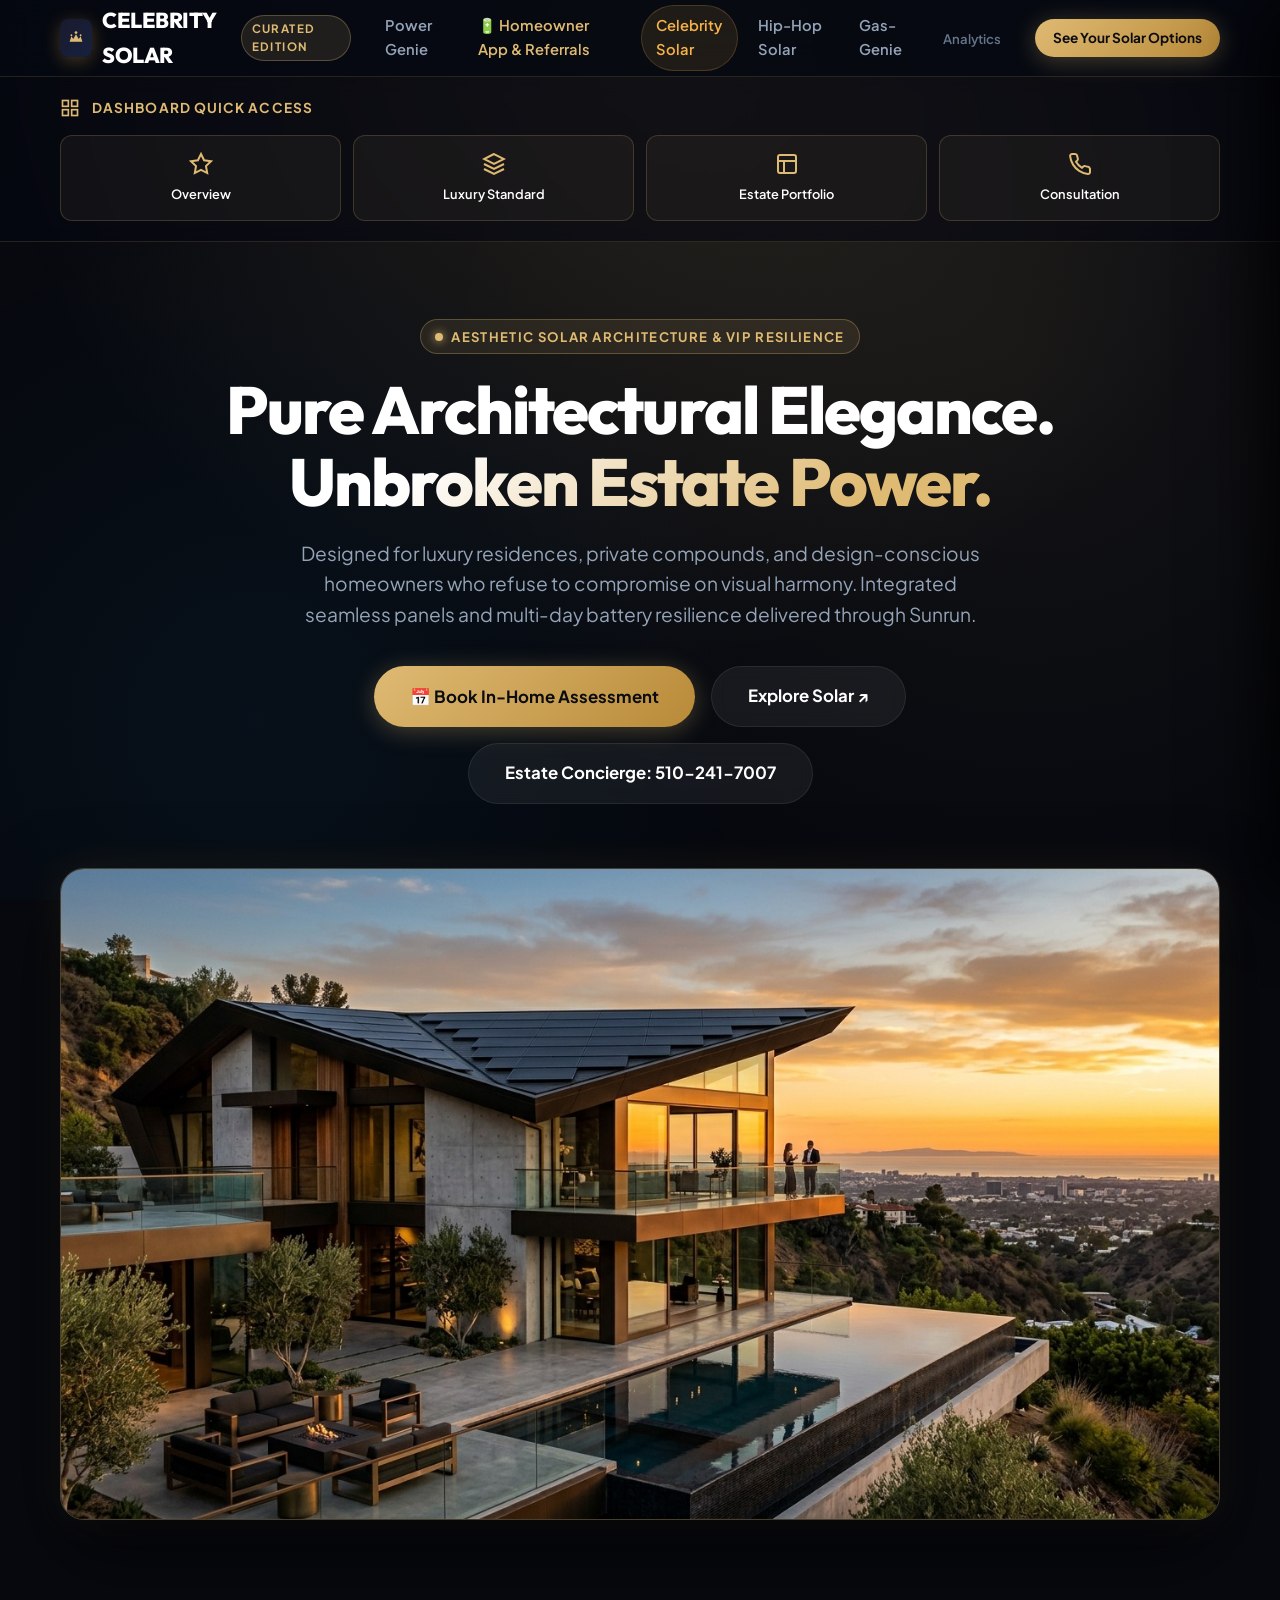
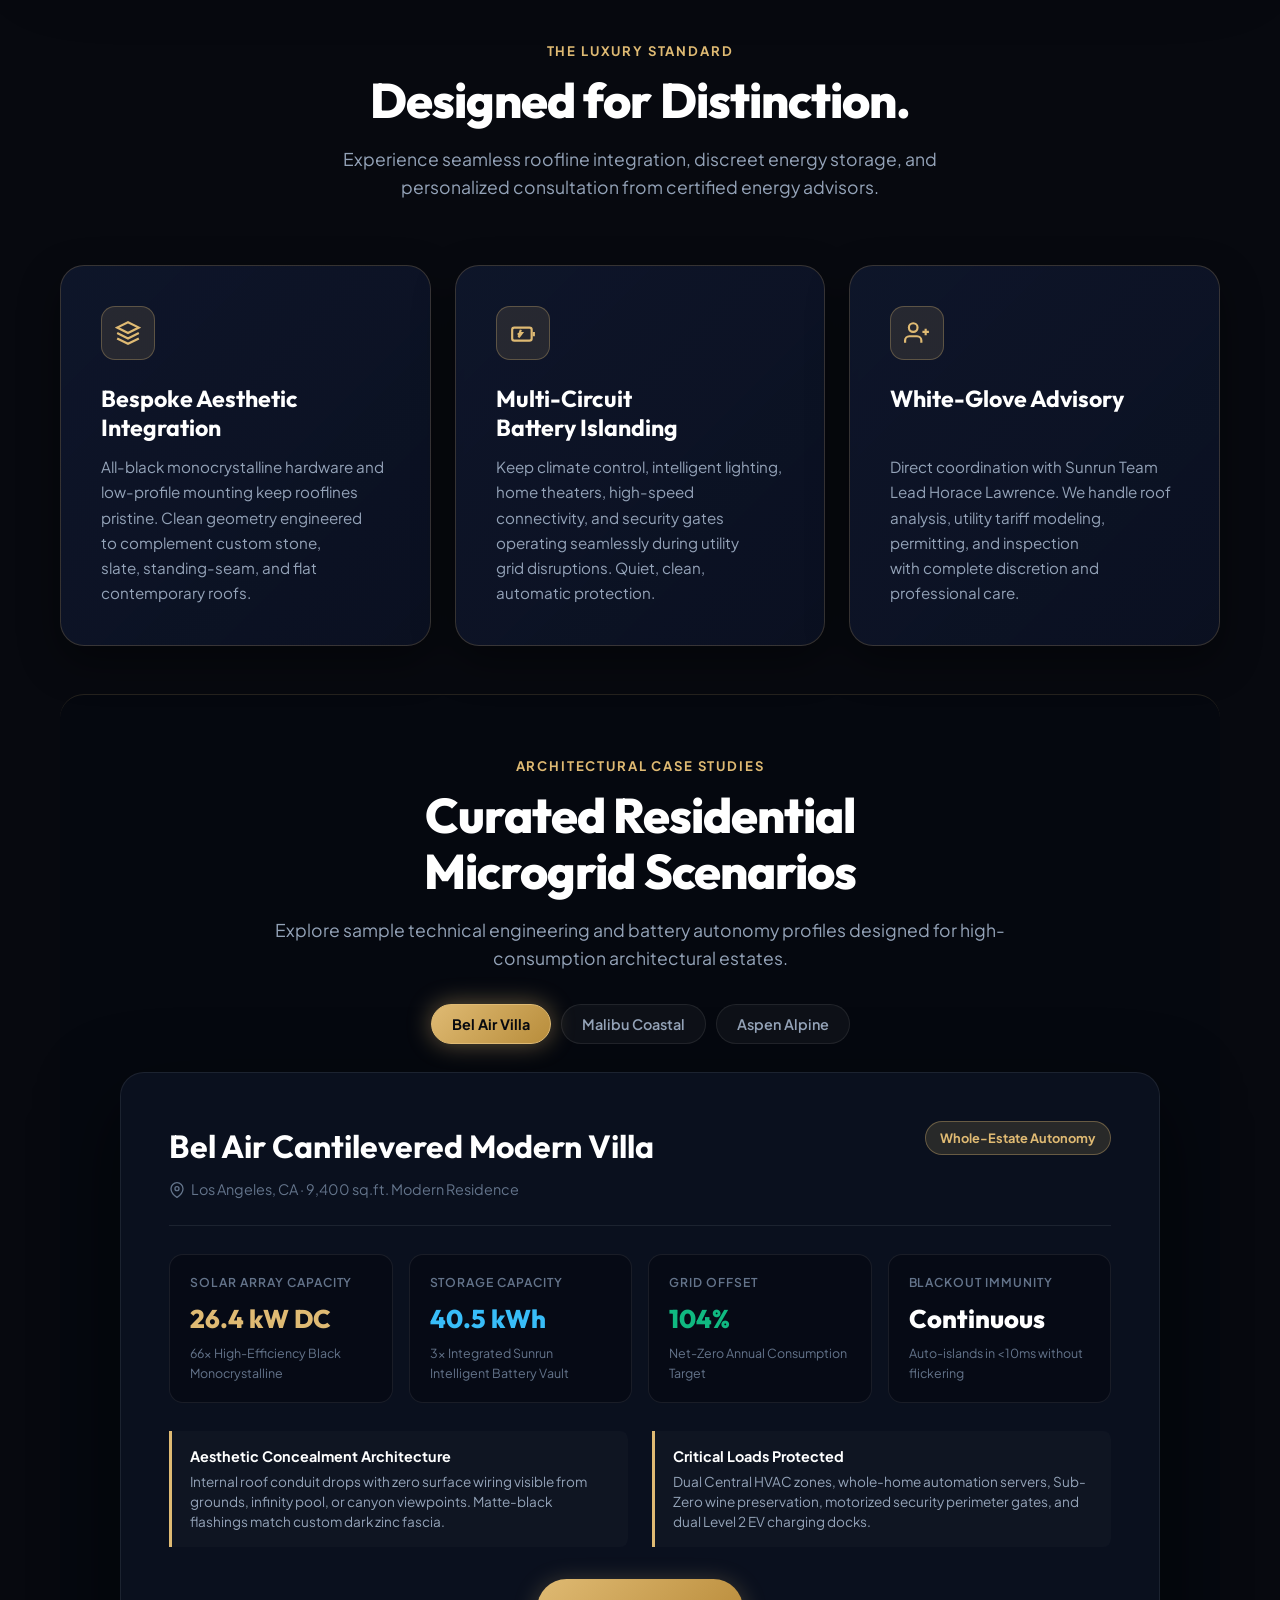
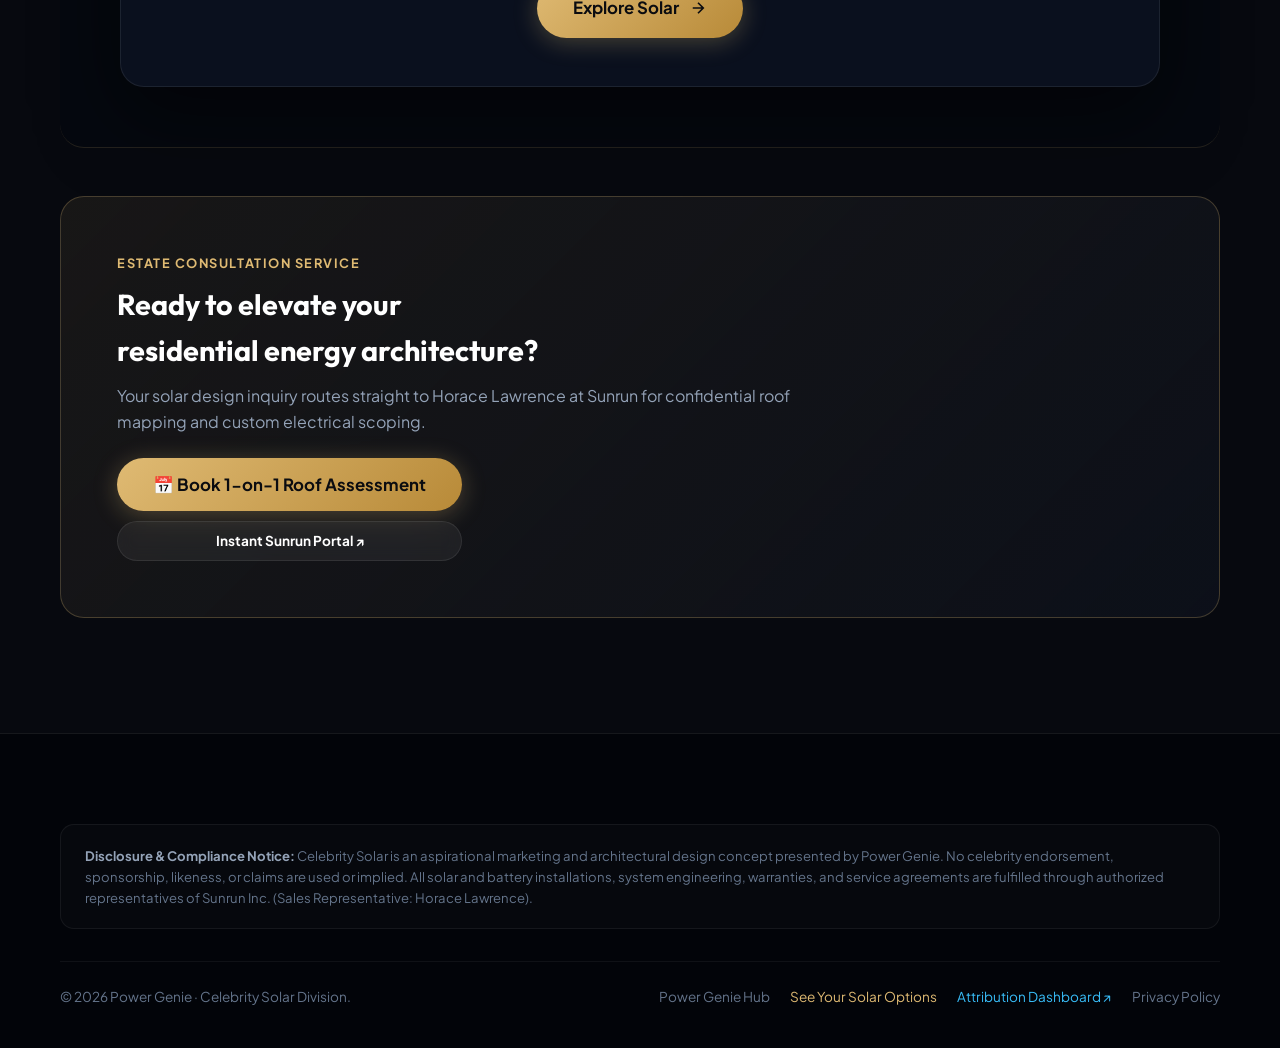
<file: celebrity-solar.html>
<!DOCTYPE html>
<html lang="en">
<head>
  <meta charset="utf-8">
  <meta name="viewport" content="width=device-width, initial-scale=1, viewport-fit=cover">
  <title>Celebrity Solar — Architectural Solar & Estate Resilience</title>
  <meta name="description" content="Celebrity Solar delivers bespoke architectural solar design and intelligent battery storage for luxury residences, creative compounds, and discerning homeowners. Powered by Sunrun.">
  <meta name="theme-color" content="#06080d">

  <!-- Favicon -->
  <link rel="icon" href="data:image/svg+xml,<svg xmlns=%22http://www.w3.org/2000/svg%22 viewBox=%220 0 100 100%22><text y=%22.9em%22 font-size=%2290%22>💎</text></svg>">

  <!-- Fonts & Styles -->
  <link rel="preconnect" href="https://fonts.googleapis.com">
  <link rel="preconnect" href="https://fonts.gstatic.com" crossorigin>
  <link rel="stylesheet" href="assets/powergenie.css">

  <!-- Centralized Configuration & Booking Engine Scripts -->
  <script type="module" src="assets/config.js"></script>
  <script type="module" src="assets/analytics.js"></script>
  <script type="module" src="assets/booking-engine.js"></script>

  <style>
    :root {
      --luxury-gold: #dfba73;
      --luxury-gold-bright: #f3d492;
      --luxury-dark: #07090f;
      --luxury-glass: rgba(14, 18, 28, 0.75);
    }
    body {
      background-color: var(--luxury-dark);
    }
    .page-bg-glow {
      background:
        radial-gradient(circle at 50% 0%, rgba(223, 186, 115, 0.14) 0%, transparent 60%),
        radial-gradient(circle at 80% 40%, rgba(223, 186, 115, 0.06) 0%, transparent 50%),
        radial-gradient(circle at 20% 80%, rgba(14, 165, 233, 0.05) 0%, transparent 40%);
    }
    .luxury-hero-media {
      position: relative;
      border-radius: var(--radius-lg);
      overflow: hidden;
      border: 1px solid rgba(223, 186, 115, 0.3);
      box-shadow: 0 30px 80px rgba(0, 0, 0, 0.7), 0 0 40px rgba(223, 186, 115, 0.1);
      aspect-ratio: 16 / 9;
    }
    .luxury-hero-media img {
      width: 100%;
      height: 100%;
      object-fit: cover;
    }
    .luxury-quote-card {
      background: linear-gradient(135deg, rgba(223, 186, 115, 0.08) 0%, rgba(14, 18, 28, 0.8) 100%);
      border: 1px solid rgba(223, 186, 115, 0.25);
      border-radius: var(--radius-lg);
      padding: clamp(32px, 5vw, 56px);
      margin-top: 48px;
    }
  </style>

  <!-- Centralized Configuration & Interactive Logic -->
  <script type="module" src="assets/config.js"></script>
  <script type="module" src="assets/analytics.js"></script>
  <script type="module" src="assets/powergenie.js"></script>
</head>
<body>
  <div class="page-bg-glow" aria-hidden="true"></div>

  <div class="content-layer">
    <!-- SITE HEADER -->
    <header class="site-header" style="border-bottom-color: rgba(223, 186, 115, 0.15);">
      <div class="container header-inner">
        <div class="brand-group">
          <a href="celebrity-solar.html" class="brand-logo">
            <span class="brand-icon" style="background: linear-gradient(135deg, #1a1a2e, #16213e); padding: 5px;">
              <svg viewBox="0 0 24 24" fill="none">
                <path d="M5 16l2-6 2 3 3-5 3 5 2-3 2 6H5z" fill="#dfba73"/>
                <circle cx="12" cy="6" r="1.5" fill="#dfba73"/>
                <circle cx="7" cy="9" r="1" fill="#dfba73"/>
                <circle cx="17" cy="9" r="1" fill="#dfba73"/>
              </svg>
            </span>
            <span>CELEBRITY SOLAR</span>
          </a>
          <span class="ecosystem-badge" style="background: rgba(223, 186, 115, 0.12); color: #dfba73; border-color: rgba(223, 186, 115, 0.3);">Curated Edition</span>
        </div>

        <nav class="nav-links" aria-label="Main Navigation">
          <a href="index.html" class="nav-link">Power Genie</a>
          <a href="homeowner-app.html" class="nav-link" style="color: #dfba73; font-weight: 600;">🔋 Homeowner App & Referrals</a>
          <a href="celebrity-solar.html" class="nav-link active">Celebrity Solar</a>
          <a href="hip-hop-solar.html" class="nav-link">Hip-Hop Solar</a>
          <a href="gas-genie.html" class="nav-link">Gas-Genie</a>
          <a href="attribution.html" class="nav-link" style="color: var(--text-dim); font-size: 0.82rem;">Analytics</a>
        </nav>

        <div class="header-cta-group">
          <!-- Centralized Solar Lead CTA -->
          <a href="https://sunrun.my.salesforce-sites.com/purl/?srep=/powergenie" class="btn btn-luxury btn-sm solar-cta" data-solar-cta data-placement="nav" data-brand="celebrity_solar" target="_blank" rel="noopener noreferrer">
            See Your Solar Options
          </a>
          <button class="mobile-nav-toggle" aria-label="Toggle navigation menu" type="button">
            <svg width="22" height="22" viewBox="0 0 24 24" fill="none" stroke="currentColor" stroke-width="2.2"><path d="M4 6h16M4 12h16M4 18h16"/></svg>
          </button>
        </div>
      </div>
    </header>

    <!-- MOBILE DRAWER -->
    <div id="mobileDrawer" class="mobile-drawer" aria-hidden="true">
      <div class="mobile-drawer-header">
        <span style="font-weight:700; color:#dfba73; letter-spacing:0.05em;">CELEBRITY SOLAR</span>
        <button id="closeMobileDrawer" aria-label="Close menu" style="color:#fff; width:36px; height:36px; background:rgba(255,255,255,0.08); border:1px solid var(--border-subtle); border-radius:50%; display:flex; align-items:center; justify-content:center; cursor:pointer;">
          <svg width="16" height="16" viewBox="0 0 24 24" fill="none" stroke="currentColor" stroke-width="2.5"><path d="M18 6L6 18M6 6l12 12"/></svg>
        </button>
      </div>
      <div class="mobile-drawer-body">
        <a href="index.html" class="mobile-nav-item">Power Genie</a>
        <a href="homeowner-app.html" class="mobile-nav-item" style="color:#dfba73; font-weight:700;">🔋 Homeowner App & Referrals ($1,000)</a>
        <a href="celebrity-solar.html" class="mobile-nav-item active" style="color:#dfba73;">Celebrity Solar</a>
        <a href="hip-hop-solar.html" class="mobile-nav-item">Hip-Hop Solar</a>
        <a href="gas-genie.html" class="mobile-nav-item">Gas-Genie</a>
        <div style="margin-top:auto; padding-top:20px; display:flex; flex-direction:column; gap:12px; border-top:1px solid var(--border-subtle);">
          <a href="https://sunrun.my.salesforce-sites.com/purl/?srep=/powergenie" class="btn btn-luxury solar-cta" data-solar-cta data-placement="mobile_nav" data-brand="celebrity_solar" target="_blank" rel="noopener noreferrer">
            Explore Solar
          </a>
          <a href="tel:5102417007" class="btn btn-secondary">
            Call 510-241-7007
          </a>
        </div>
      </div>
    </div>

    <!-- DASHBOARD QUICK ACCESS -->
    <section class="dashboard-nav" style="padding: 20px 0 0; border-bottom: 1px solid rgba(223, 186, 115, 0.15);">
      <div class="container">
        <div style="display: flex; align-items: center; gap: 12px; margin-bottom: 16px;">
          <svg width="20" height="20" viewBox="0 0 24 24" fill="none" stroke="#dfba73" stroke-width="2"><rect x="3" y="3" width="7" height="7"/><rect x="14" y="3" width="7" height="7"/><rect x="14" y="14" width="7" height="7"/><rect x="3" y="14" width="7" height="7"/></svg>
          <span style="font-size: 0.85rem; font-weight: 700; color: #dfba73; text-transform: uppercase; letter-spacing: 0.08em;">Dashboard Quick Access</span>
        </div>
        <div style="display: grid; grid-template-columns: repeat(auto-fit, minmax(140px, 1fr)); gap: 12px; padding-bottom: 20px;">
          <a href="#hero" class="dash-card" style="display: flex; flex-direction: column; align-items: center; gap: 8px; padding: 16px 12px; background: rgba(223,186,115,0.06); border: 1px solid rgba(223,186,115,0.2); border-radius: 12px; text-decoration: none; transition: all 0.2s;">
            <svg width="24" height="24" viewBox="0 0 24 24" fill="none" stroke="#dfba73" stroke-width="2"><polygon points="12 2 15.09 8.26 22 9.27 17 14.14 18.18 21.02 12 17.77 5.82 21.02 7 14.14 2 9.27 8.91 8.26 12 2"/></svg>
            <span style="font-size: 0.8rem; font-weight: 600; color: #fff;">Overview</span>
          </a>
          <a href="#luxury-standard" class="dash-card" style="display: flex; flex-direction: column; align-items: center; gap: 8px; padding: 16px 12px; background: rgba(223,186,115,0.06); border: 1px solid rgba(223,186,115,0.2); border-radius: 12px; text-decoration: none; transition: all 0.2s;">
            <svg width="24" height="24" viewBox="0 0 24 24" fill="none" stroke="#dfba73" stroke-width="2"><path d="M12 2L2 7l10 5 10-5-10-5zM2 17l10 5 10-5M2 12l10 5 10-5"/></svg>
            <span style="font-size: 0.8rem; font-weight: 600; color: #fff;">Luxury Standard</span>
          </a>
          <a href="#estate-portfolio" class="dash-card" style="display: flex; flex-direction: column; align-items: center; gap: 8px; padding: 16px 12px; background: rgba(223,186,115,0.06); border: 1px solid rgba(223,186,115,0.2); border-radius: 12px; text-decoration: none; transition: all 0.2s;">
            <svg width="24" height="24" viewBox="0 0 24 24" fill="none" stroke="#dfba73" stroke-width="2"><rect x="3" y="3" width="18" height="18" rx="2"/><path d="M3 9h18M9 21V9"/></svg>
            <span style="font-size: 0.8rem; font-weight: 600; color: #fff;">Estate Portfolio</span>
          </a>
          <a href="#consultation" class="dash-card" style="display: flex; flex-direction: column; align-items: center; gap: 8px; padding: 16px 12px; background: rgba(223,186,115,0.06); border: 1px solid rgba(223,186,115,0.2); border-radius: 12px; text-decoration: none; transition: all 0.2s;">
            <svg width="24" height="24" viewBox="0 0 24 24" fill="none" stroke="#dfba73" stroke-width="2"><path d="M22 16.92v3a2 2 0 0 1-2.18 2 19.79 19.79 0 0 1-8.63-3.07 19.5 19.5 0 0 1-6-6 19.79 19.79 0 0 1-3.07-8.67A2 2 0 0 1 4.11 2h3a2 2 0 0 1 2 1.72c.1.9.4 1.8.7 2.7a2 2 0 0 1-.5 2.1L8 9.8a16 16 0 0 0 6 6l1.3-1.3a2 2 0 0 1 2.1-.4c.9.3 1.8.6 2.7.7a2 2 0 0 1 1.7 2z"/></svg>
            <span style="font-size: 0.8rem; font-weight: 600; color: #fff;">Consultation</span>
          </a>
        </div>
      </div>
    </section>

    <main>
      <!-- HERO -->
      <section class="hero-section" id="hero">
        <div class="container">
          <div style="text-align: center; max-width: 860px; margin: 0 auto clamp(40px, 6vw, 64px);">
            <span class="hero-tag" style="background: rgba(223, 186, 115, 0.1); color: #dfba73; border-color: rgba(223, 186, 115, 0.3);">
              <span class="dot" style="background: #dfba73; box-shadow: 0 0 10px #dfba73;"></span>
              Aesthetic Solar Architecture & VIP Resilience
            </span>
            <h1 class="hero-title" style="font-size: clamp(2.6rem, 5.2vw, 4.8rem);">
              Pure Architectural Elegance.<br>
              <span style="background: linear-gradient(135deg, #ffffff 20%, #dfba73 80%); -webkit-background-clip: text; -webkit-text-fill-color: transparent;">Unbroken Estate Power.</span>
            </h1>
            <p class="hero-subtitle" style="font-size: 1.2rem; max-width: 720px; margin: 0 auto 36px;">
              Designed for luxury residences, private compounds, and design-conscious homeowners who refuse to compromise on visual harmony. Integrated seamless panels and multi-day battery resilience delivered through Sunrun.
            </p>
            <div style="display: flex; justify-content: center; gap: 16px; flex-wrap: wrap;">
              <button type="button" class="btn btn-luxury btn-lg" data-book-consultation data-consult-type="in_home">
                📅 Book In-Home Assessment
              </button>
              <a href="https://sunrun.my.salesforce-sites.com/purl/?srep=/powergenie" class="btn btn-secondary btn-lg solar-cta" data-solar-cta data-placement="hero" data-brand="celebrity_solar" target="_blank" rel="noopener noreferrer">
                Explore Solar ↗
              </a>
              <a href="tel:5102417007" class="btn btn-secondary btn-lg">
                Estate Concierge: 510-241-7007
              </a>
            </div>
          </div>

          <!-- FEATURED ESTATE SHOWCASE IMAGE -->
          <div class="luxury-hero-media">
            <img src="assets/celebrity-solar-hero.jpg" alt="Aspirational luxury modern estate with integrated matte-black rooftop solar arrays and sunset infinity pool" loading="eager" width="1280" height="720">
          </div>
        </div>
      </section>

      <!-- LUXURY PILLARS -->
      <section class="section" id="luxury-standard" style="padding-top: 20px;">
        <div class="container">
          <div class="section-header">
            <span class="section-eyebrow" style="color: #dfba73;">The Luxury Standard</span>
            <h2 class="section-title">Designed for Distinction.</h2>
            <p class="section-desc">Experience seamless roofline integration, discreet energy storage, and personalized consultation from certified energy advisors.</p>
          </div>

          <div class="pillars-grid">
            <div class="pillar-card" style="border-color: rgba(223, 186, 115, 0.2);">
              <div class="pillar-icon-box" style="background: rgba(223, 186, 115, 0.12); color: #dfba73; border-color: rgba(223, 186, 115, 0.3);">
                <svg viewBox="0 0 24 24" fill="none" stroke="currentColor" stroke-width="2"><path d="M12 2L2 7l10 5 10-5-10-5zM2 17l10 5 10-5M2 12l10 5 10-5"/></svg>
              </div>
              <h3>Bespoke Aesthetic Integration</h3>
              <p>All-black monocrystalline hardware and low-profile mounting keep rooflines pristine. Clean geometry engineered to complement custom stone, slate, standing-seam, and flat contemporary roofs.</p>
            </div>

            <div class="pillar-card" style="border-color: rgba(223, 186, 115, 0.2);">
              <div class="pillar-icon-box" style="background: rgba(223, 186, 115, 0.12); color: #dfba73; border-color: rgba(223, 186, 115, 0.3);">
                <svg viewBox="0 0 24 24" fill="none" stroke="currentColor" stroke-width="2"><rect x="2" y="7" width="18" height="12" rx="2"/><path d="M22 11v4M7 13h2l-1 3 3-4H9l1-3"/></svg>
              </div>
              <h3>Multi-Circuit Battery Islanding</h3>
              <p>Keep climate control, intelligent lighting, home theaters, high-speed connectivity, and security gates operating seamlessly during utility grid disruptions. Quiet, clean, automatic protection.</p>
            </div>

            <div class="pillar-card" style="border-color: rgba(223, 186, 115, 0.2);">
              <div class="pillar-icon-box" style="background: rgba(223, 186, 115, 0.12); color: #dfba73; border-color: rgba(223, 186, 115, 0.3);">
                <svg viewBox="0 0 24 24" fill="none" stroke="currentColor" stroke-width="2"><path d="M16 21v-2a4 4 0 0 0-4-4H5a4 4 0 0 0-4 4v2"/><circle cx="8.5" cy="7" r="4"/><line x1="20" y1="8" x2="20" y2="14"/><line x1="23" y1="11" x2="17" y2="11"/></svg>
              </div>
              <h3>White-Glove Advisory</h3>
              <p>Direct coordination with Sunrun Team Lead Horace Lawrence. We handle roof analysis, utility tariff modeling, permitting, and inspection with complete discretion and professional care.</p>
            </div>
          </div>

          <!-- INTERACTIVE ESTATE PORTFOLIO SPECS -->
          <section class="portfolio-section" id="estate-portfolio" style="background: rgba(5, 8, 17, 0.5); border-top: 1px solid rgba(223, 186, 115, 0.15); border-bottom: 1px solid rgba(223, 186, 115, 0.15); border-radius: var(--radius-lg); padding: clamp(32px, 5vw, 60px); margin-top: 48px;">
            <div style="text-align: center; max-width: 760px; margin: 0 auto;">
              <span class="section-eyebrow" style="color: #dfba73;">Architectural Case Studies</span>
              <h2 class="section-title">Curated Residential Microgrid Scenarios</h2>
              <p class="section-desc">Explore sample technical engineering and battery autonomy profiles designed for high-consumption architectural estates.</p>
            </div>

            <!-- TAB CONTROLS -->
            <div class="portfolio-tab-nav" role="tablist" aria-label="Estate scenarios">
              <button class="portfolio-tab-btn active luxury" data-portfolio-target="spec-bel-air" role="tab" aria-selected="true">
                Bel Air Villa
              </button>
              <button class="portfolio-tab-btn" data-portfolio-target="spec-malibu" role="tab" aria-selected="false">
                Malibu Coastal
              </button>
              <button class="portfolio-tab-btn" data-portfolio-target="spec-aspen" role="tab" aria-selected="false">
                Aspen Alpine
              </button>
            </div>

            <!-- SPEC CARD 1: BEL AIR -->
            <div class="portfolio-spec-card active" id="spec-bel-air" role="tabpanel">
              <div class="portfolio-spec-header">
                <div>
                  <h3 class="portfolio-spec-title">Bel Air Cantilevered Modern Villa</h3>
                  <div class="portfolio-spec-location">
                    <svg width="16" height="16" viewBox="0 0 24 24" fill="none" stroke="currentColor" stroke-width="2"><path d="M21 10c0 7-9 13-9 13s-9-6-9-13a9 9 0 0 1 18 0z"/><circle cx="12" cy="10" r="3"/></svg>
                    Los Angeles, CA · 9,400 sq.ft. Modern Residence
                  </div>
                </div>
                <span style="font-size: 0.8rem; font-weight: 700; padding: 6px 14px; border-radius: 999px; background: rgba(223, 186, 115, 0.15); color: #dfba73; border: 1px solid rgba(223, 186, 115, 0.35);">
                  Whole-Estate Autonomy
                </span>
              </div>

              <div class="portfolio-metrics-grid">
                <div class="portfolio-metric-box">
                  <div class="portfolio-metric-label">Solar Array Capacity</div>
                  <div class="portfolio-metric-value" style="color: #dfba73;">26.4 kW DC</div>
                  <div style="font-size: 0.78rem; color: var(--text-dim); margin-top: 4px;">66× High-Efficiency Black Monocrystalline</div>
                </div>
                <div class="portfolio-metric-box">
                  <div class="portfolio-metric-label">Storage Capacity</div>
                  <div class="portfolio-metric-value" style="color: var(--electric-cyan);">40.5 kWh</div>
                  <div style="font-size: 0.78rem; color: var(--text-dim); margin-top: 4px;">3× Integrated Sunrun Intelligent Battery Vault</div>
                </div>
                <div class="portfolio-metric-box">
                  <div class="portfolio-metric-label">Grid Offset</div>
                  <div class="portfolio-metric-value" style="color: #10b981;">104%</div>
                  <div style="font-size: 0.78rem; color: var(--text-dim); margin-top: 4px;">Net-Zero Annual Consumption Target</div>
                </div>
                <div class="portfolio-metric-box">
                  <div class="portfolio-metric-label">Blackout Immunity</div>
                  <div class="portfolio-metric-value" style="color: #ffffff;">Continuous</div>
                  <div style="font-size: 0.78rem; color: var(--text-dim); margin-top: 4px;">Auto-islands in &lt;10ms without flickering</div>
                </div>
              </div>

              <div class="portfolio-details-grid">
                <div class="portfolio-detail-item luxury">
                  <div class="portfolio-detail-title">Aesthetic Concealment Architecture</div>
                  <div class="portfolio-detail-text">Internal roof conduit drops with zero surface wiring visible from grounds, infinity pool, or canyon viewpoints. Matte-black flashings match custom dark zinc fascia.</div>
                </div>
                <div class="portfolio-detail-item luxury">
                  <div class="portfolio-detail-title">Critical Loads Protected</div>
                  <div class="portfolio-detail-text">Dual Central HVAC zones, whole-home automation servers, Sub-Zero wine preservation, motorized security perimeter gates, and dual Level 2 EV charging docks.</div>
                </div>
              </div>

              <div style="text-align: center;">
                <a href="https://sunrun.my.salesforce-sites.com/purl/?srep=/powergenie" class="btn btn-luxury btn-lg solar-cta" data-solar-cta data-placement="mid_page" data-brand="celebrity_solar" target="_blank" rel="noopener noreferrer">
                  Explore Solar
                  <svg viewBox="0 0 24 24" width="18" height="18" fill="none" stroke="currentColor" stroke-width="2.2"><path d="M5 12h14M12 5l7 7-7 7"/></svg>
                </a>
              </div>
            </div>

            <!-- SPEC CARD 2: MALIBU -->
            <div class="portfolio-spec-card" id="spec-malibu" role="tabpanel">
              <div class="portfolio-spec-header">
                <div>
                  <h3 class="portfolio-spec-title">Malibu Blufftop Coastal Compound</h3>
                  <div class="portfolio-spec-location">
                    <svg width="16" height="16" viewBox="0 0 24 24" fill="none" stroke="currentColor" stroke-width="2"><path d="M21 10c0 7-9 13-9 13s-9-6-9-13a9 9 0 0 1 18 0z"/><circle cx="12" cy="10" r="3"/></svg>
                    Malibu, CA · 7,200 sq.ft. Oceanfront Residence
                  </div>
                </div>
                <span style="font-size: 0.8rem; font-weight: 700; padding: 6px 14px; border-radius: 999px; background: rgba(56, 189, 248, 0.15); color: var(--electric-cyan); border: 1px solid rgba(56, 189, 248, 0.35);">
                  Salt-Air Certified
                </span>
              </div>

              <div class="portfolio-metrics-grid">
                <div class="portfolio-metric-box">
                  <div class="portfolio-metric-label">Solar Array Capacity</div>
                  <div class="portfolio-metric-value" style="color: #dfba73;">19.8 kW DC</div>
                  <div style="font-size: 0.78rem; color: var(--text-dim); margin-top: 4px;">48× Marine-Grade Corrosion-Treated Panels</div>
                </div>
                <div class="portfolio-metric-box">
                  <div class="portfolio-metric-label">Storage Capacity</div>
                  <div class="portfolio-metric-value" style="color: var(--electric-cyan);">30.0 kWh</div>
                  <div style="font-size: 0.78rem; color: var(--text-dim); margin-top: 4px;">Dual Sealed Lithium Iron Phosphate Banks</div>
                </div>
                <div class="portfolio-metric-box">
                  <div class="portfolio-metric-label">PSPS Outage Shield</div>
                  <div class="portfolio-metric-value" style="color: #10b981;">100%</div>
                  <div style="font-size: 0.78rem; color: var(--text-dim); margin-top: 4px;">Immunity to utility wind-safety shutdowns</div>
                </div>
                <div class="portfolio-metric-box">
                  <div class="portfolio-metric-label">Aesthetic Finish</div>
                  <div class="portfolio-metric-value" style="color: #ffffff;">Low-Glint</div>
                  <div style="font-size: 0.78rem; color: var(--text-dim); margin-top: 4px;">Anti-reflective glass compliant with coastal regulations</div>
                </div>
              </div>

              <div class="portfolio-details-grid">
                <div class="portfolio-detail-item luxury">
                  <div class="portfolio-detail-title">Coastal Marine Engineering</div>
                  <div class="portfolio-detail-text">Type 316 marine stainless hardware with anodic isolation prevents galvanic corrosion from ocean mist and high-salinity air. Rated for 130 mph coastal wind shear.</div>
                </div>
                <div class="portfolio-detail-item luxury">
                  <div class="portfolio-detail-title">Compound Autonomy</div>
                  <div class="portfolio-detail-text">Main house, guest casita, exterior perimeter landscape illumination, and pool pump heating systems maintain independent operation through regional public safety shutoffs.</div>
                </div>
              </div>

              <div style="text-align: center;">
                <a href="https://sunrun.my.salesforce-sites.com/purl/?srep=/powergenie" class="btn btn-luxury btn-lg solar-cta" data-solar-cta data-placement="mid_page" data-brand="celebrity_solar" target="_blank" rel="noopener noreferrer">
                  Explore Solar
                  <svg viewBox="0 0 24 24" width="18" height="18" fill="none" stroke="currentColor" stroke-width="2.2"><path d="M5 12h14M12 5l7 7-7 7"/></svg>
                </a>
              </div>
            </div>

            <!-- SPEC CARD 3: ASPEN -->
            <div class="portfolio-spec-card" id="spec-aspen" role="tabpanel">
              <div class="portfolio-spec-header">
                <div>
                  <h3 class="portfolio-spec-title">Aspen Mountain Alpine Sanctuary</h3>
                  <div class="portfolio-spec-location">
                    <svg width="16" height="16" viewBox="0 0 24 24" fill="none" stroke="currentColor" stroke-width="2"><path d="M21 10c0 7-9 13-9 13s-9-6-9-13a9 9 0 0 1 18 0z"/><circle cx="12" cy="10" r="3"/></svg>
                    Aspen, CO · 11,800 sq.ft. Timber & Glass Estate
                  </div>
                </div>
                <span style="font-size: 0.8rem; font-weight: 700; padding: 6px 14px; border-radius: 999px; background: rgba(246, 178, 74, 0.15); color: var(--solar-gold); border: 1px solid rgba(246, 178, 74, 0.35);">
                  Sub-Zero Extreme
                </span>
              </div>

              <div class="portfolio-metrics-grid">
                <div class="portfolio-metric-box">
                  <div class="portfolio-metric-label">Solar Array Capacity</div>
                  <div class="portfolio-metric-value" style="color: #dfba73;">34.2 kW DC</div>
                  <div style="font-size: 0.78rem; color: var(--text-dim); margin-top: 4px;">80× High-Snow-Load Heavy Structural Arrays</div>
                </div>
                <div class="portfolio-metric-box">
                  <div class="portfolio-metric-label">Storage Capacity</div>
                  <div class="portfolio-metric-value" style="color: var(--electric-cyan);">54.0 kWh</div>
                  <div style="font-size: 0.78rem; color: var(--text-dim); margin-top: 4px;">4× Climatized Indoor Energy Storage Cells</div>
                </div>
                <div class="portfolio-metric-box">
                  <div class="portfolio-metric-label">Snow-Shear Rating</div>
                  <div class="portfolio-metric-value" style="color: #10b981;">7,200 Pa</div>
                  <div style="font-size: 0.78rem; color: var(--text-dim); margin-top: 4px;">Engineered for heavy alpine snowpacks</div>
                </div>
                <div class="portfolio-metric-box">
                  <div class="portfolio-metric-label">Cold Tolerance</div>
                  <div class="portfolio-metric-value" style="color: #ffffff;">-20°F</div>
                  <div style="font-size: 0.78rem; color: var(--text-dim); margin-top: 4px;">Thermal managed cells maintain peak output</div>
                </div>
              </div>

              <div class="portfolio-details-grid">
                <div class="portfolio-detail-item luxury">
                  <div class="portfolio-detail-title">Extreme Winter Resiliency</div>
                  <div class="portfolio-detail-text">Internal heated battery enclosures prevent cold-induced degradation. Bifacial panel geometry harnesses ground snow albedo (reflection) for enhanced winter generation.</div>
                </div>
                <div class="portfolio-detail-item luxury">
                  <div class="portfolio-detail-title">Life-Safety Heat Preservation</div>
                  <div class="portfolio-detail-text">Guarantees radiant in-floor heating boilers, pipe freeze-protection tracing, water filtration, and Starlink backup communication remain active through multi-day blizzards.</div>
                </div>
              </div>

              <div style="text-align: center;">
                <a href="https://sunrun.my.salesforce-sites.com/purl/?srep=/powergenie" class="btn btn-luxury btn-lg solar-cta" data-solar-cta data-placement="mid_page" data-brand="celebrity_solar" target="_blank" rel="noopener noreferrer">
                  Explore Solar
                  <svg viewBox="0 0 24 24" width="18" height="18" fill="none" stroke="currentColor" stroke-width="2.2"><path d="M5 12h14M12 5l7 7-7 7"/></svg>
                </a>
              </div>
            </div>
          </section>

          <!-- QUOTE CALLOUT -->
          <div class="luxury-quote-card" id="consultation">
            <div style="display: flex; gap: 24px; align-items: center; flex-wrap: wrap; justify-content: space-between;">
              <div style="max-width: 680px;">
                <span style="font-size: 0.8rem; letter-spacing: 0.12em; text-transform: uppercase; color: #dfba73; font-weight: 700; display: block; margin-bottom: 8px;">Estate Consultation Service</span>
                <h3 style="font-family: var(--font-display); font-size: 1.8rem; color: #ffffff; margin-bottom: 10px;">Ready to elevate your residential energy architecture?</h3>
                <p style="color: var(--text-muted); font-size: 1rem; line-height: 1.6;">Your solar design inquiry routes straight to Horace Lawrence at Sunrun for confidential roof mapping and custom electrical scoping.</p>
              </div>
              <div style="display:flex; flex-direction:column; gap:10px; min-width:240px;">
                <button type="button" class="btn btn-luxury btn-lg" data-book-consultation data-consult-type="in_home" style="font-weight:700;">
                  📅 Book 1-on-1 Roof Assessment
                </button>
                <a href="https://sunrun.my.salesforce-sites.com/purl/?srep=/powergenie" class="btn btn-secondary btn-sm solar-cta" data-solar-cta data-placement="final_cta" data-brand="celebrity_solar" target="_blank" rel="noopener noreferrer" style="text-align:center;">
                  Instant Sunrun Portal ↗
                </a>
              </div>
            </div>
          </div>
        </div>
      </section>
    </main>

    <!-- FOOTER -->
    <footer class="site-footer">
      <div class="container">
        <div class="footer-disclaimer-box">
          <strong>Disclosure & Compliance Notice:</strong> Celebrity Solar is an aspirational marketing and architectural design concept presented by Power Genie. No celebrity endorsement, sponsorship, likeness, or claims are used or implied. All solar and battery installations, system engineering, warranties, and service agreements are fulfilled through authorized representatives of Sunrun Inc. (Sales Representative: Horace Lawrence).
        </div>
        <div class="footer-bottom">
          <span>&copy; 2026 Power Genie · Celebrity Solar Division.</span>
          <div style="display: flex; gap: 20px;">
            <a href="index.html" style="color: var(--text-dim);">Power Genie Hub</a>
            <a href="https://sunrun.my.salesforce-sites.com/purl/?srep=/powergenie" class="solar-cta" data-solar-cta data-placement="footer" data-brand="celebrity_solar" target="_blank" rel="noopener noreferrer" style="color: #dfba73;">See Your Solar Options</a>
            <a href="attribution.html" style="color: var(--electric-cyan);">Attribution Dashboard ↗</a>
            <a href="https://www.sunrun.com/privacy-policy" target="_blank" rel="noopener noreferrer" style="color: var(--text-dim);">Privacy Policy</a>
          </div>
        </div>
      </div>
    </footer>

    <!-- MOBILE STICKY BOTTOM ACTION BAR -->
    <aside class="mobile-sticky-bar" aria-label="Mobile quick actions">
      <div class="mobile-sticky-bar-inner">
        <a href="https://sunrun.my.salesforce-sites.com/purl/?srep=/powergenie" class="btn btn-luxury solar-cta" data-solar-cta data-placement="mobile_sticky" data-brand="celebrity_solar" target="_blank" rel="noopener noreferrer">
          💎 Explore Solar
        </a>
        <a href="tel:5102417007" class="mobile-call-btn" aria-label="Call Horace Lawrence">
          <svg width="20" height="20" viewBox="0 0 24 24" fill="none" stroke="currentColor" stroke-width="2.2"><path d="M22 16.92v3a2 2 0 0 1-2.18 2 19.79 19.79 0 0 1-8.63-3.07 19.5 19.5 0 0 1-6-6 19.79 19.79 0 0 1-3.07-8.67A2 2 0 0 1 4.11 2h3a2 2 0 0 1 2 1.72 12.84 12.84 0 0 0 .7 2.81 2 2 0 0 1-.45 2.11L8.09 9.91a16 16 0 0 0 6 6l1.27-1.27a2 2 0 0 1 2.11-.45 12.84 12.84 0 0 0 2.81.7A2 2 0 0 1 22 16.92z"/></svg>
        </a>
      </div>
    </aside>
  </div>
</body>
</html>
</file>
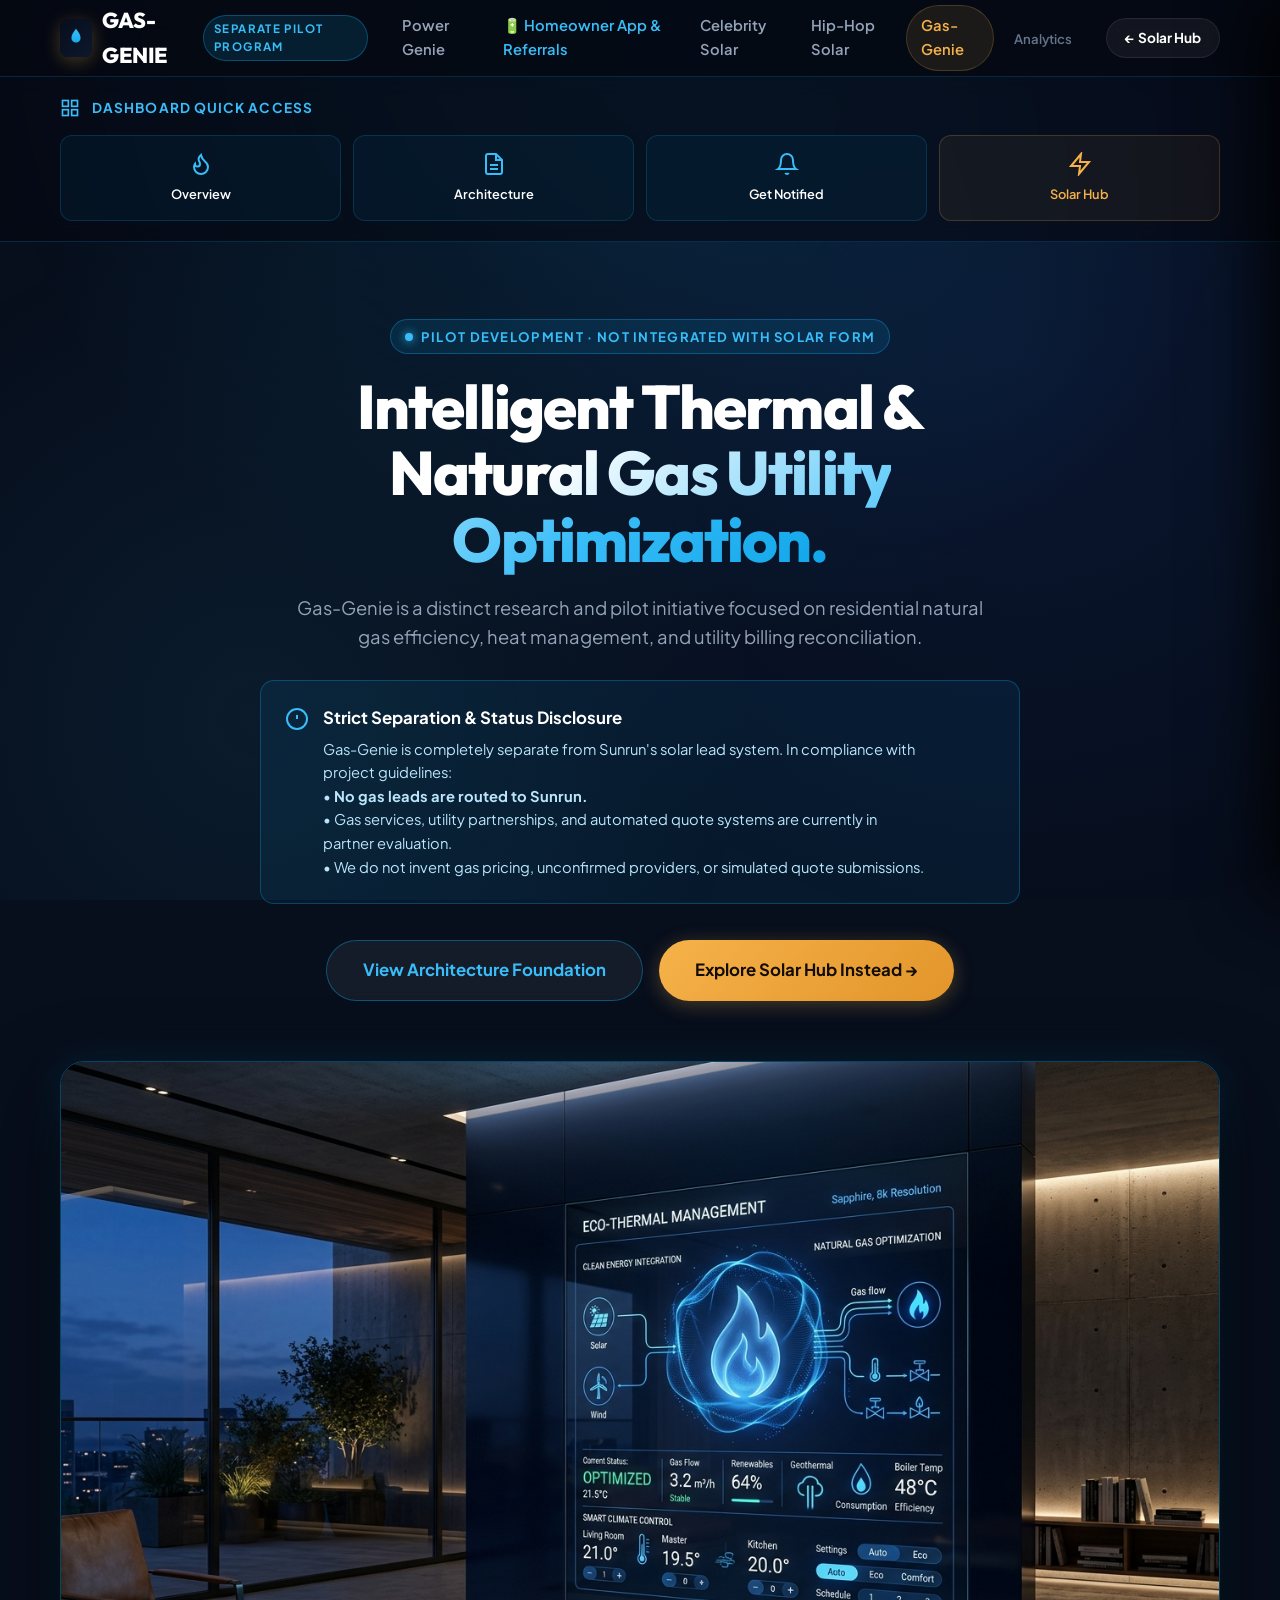
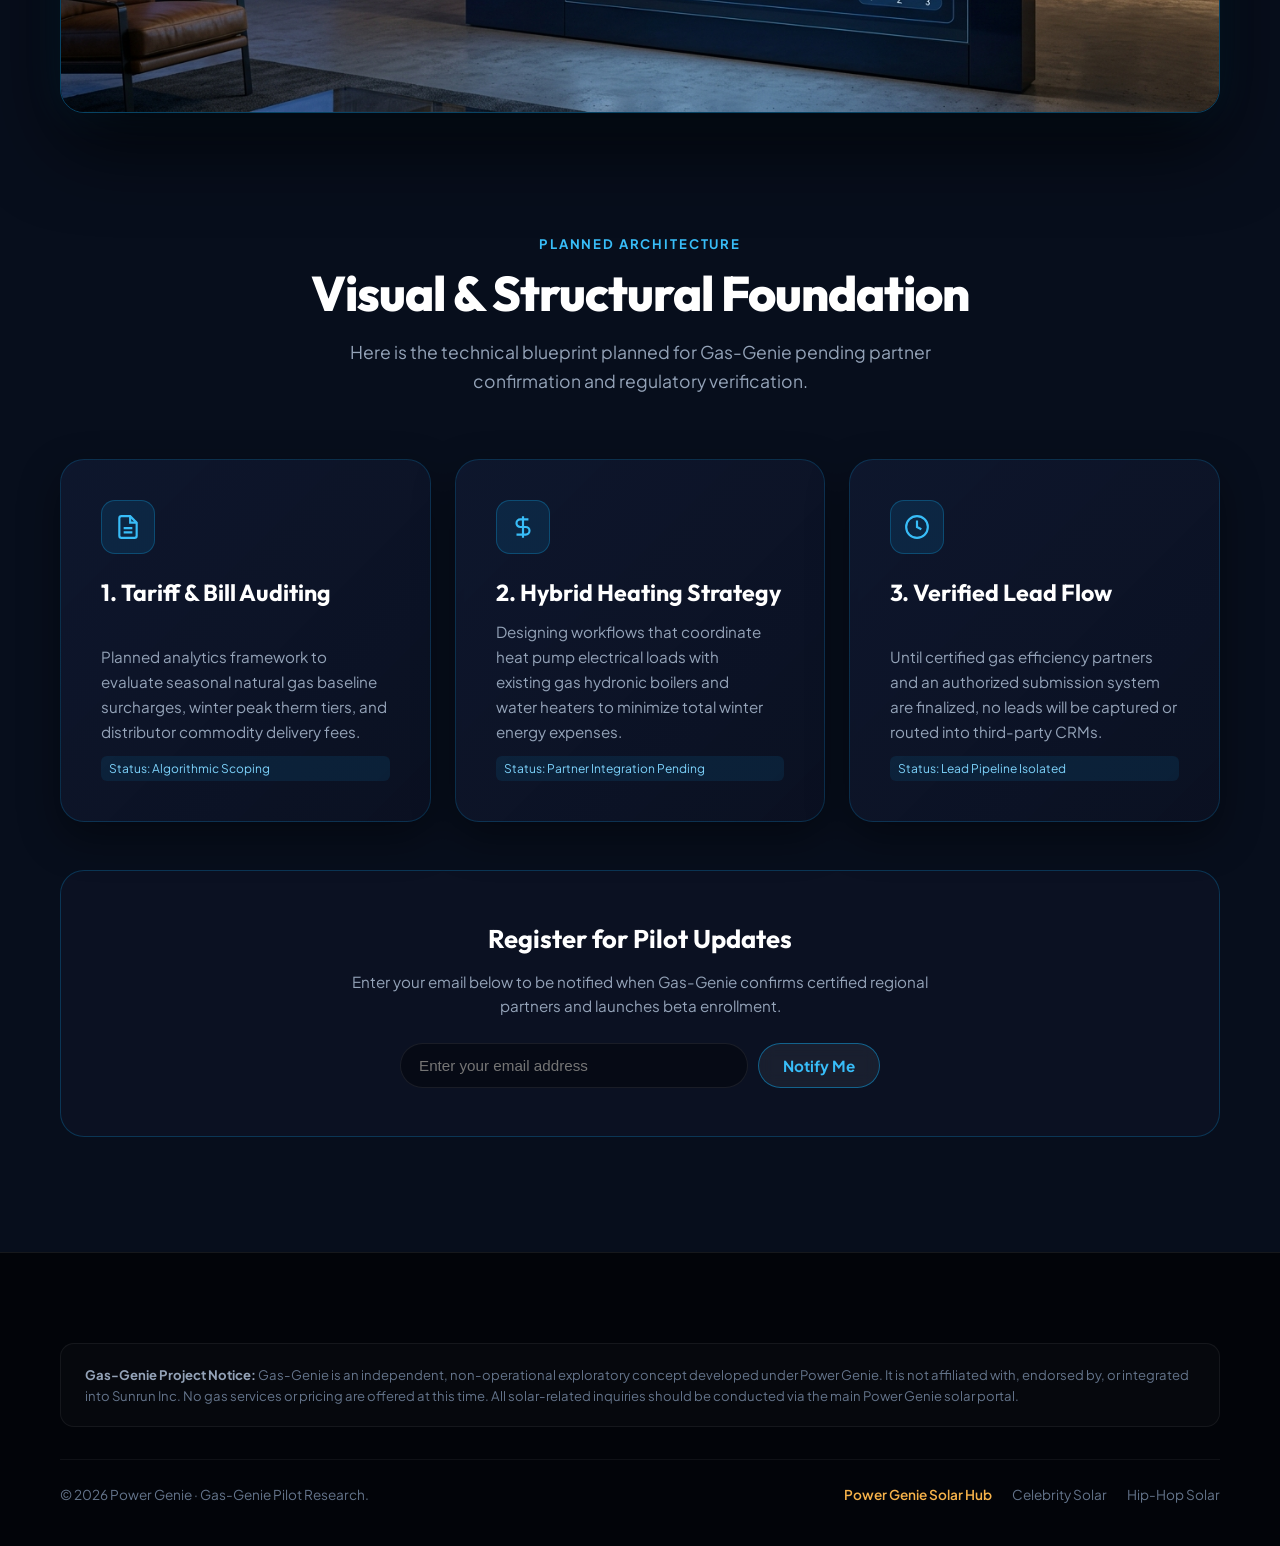
<file: gas-genie.html>
<!DOCTYPE html>
<html lang="en">
<head>
  <meta charset="utf-8">
  <meta name="viewport" content="width=device-width, initial-scale=1, viewport-fit=cover">
  <title>Gas-Genie — Clean Thermal & Natural Gas Optimization (Pilot Program)</title>
  <meta name="description" content="Gas-Genie is an independent pilot concept exploring natural gas efficiency, hybrid thermal management, and home utility tariff optimization.">
  <meta name="theme-color" content="#070e1c">

  <!-- Favicon -->
  <link rel="icon" href="data:image/svg+xml,<svg xmlns=%22http://www.w3.org/2000/svg%22 viewBox=%220 0 100 100%22><text y=%22.9em%22 font-size=%2290%22>🔥</text></svg>">

  <!-- Fonts & Styles -->
  <link rel="preconnect" href="https://fonts.googleapis.com">
  <link rel="preconnect" href="https://fonts.gstatic.com" crossorigin>
  <link rel="stylesheet" href="assets/powergenie.css">

  <style>
    :root {
      --gas-blue: #0ea5e9;
      --gas-cyan: #38bdf8;
      --gas-dark: #070e1c;
      --gas-surface: #0c182e;
    }
    body {
      background-color: var(--gas-dark);
    }
    .page-bg-glow {
      background:
        radial-gradient(circle at 50% 0%, rgba(14, 165, 233, 0.16) 0%, transparent 60%),
        radial-gradient(circle at 80% 40%, rgba(37, 99, 235, 0.1) 0%, transparent 50%),
        radial-gradient(circle at 20% 80%, rgba(56, 189, 248, 0.08) 0%, transparent 40%);
    }
    .gas-hero-media {
      position: relative;
      border-radius: var(--radius-lg);
      overflow: hidden;
      border: 1px solid rgba(14, 165, 233, 0.35);
      box-shadow: 0 30px 80px rgba(0, 0, 0, 0.75), 0 0 40px rgba(14, 165, 233, 0.15);
      aspect-ratio: 16 / 9;
    }
    .gas-hero-media img {
      width: 100%;
      height: 100%;
      object-fit: cover;
    }
    .status-alert-box {
      background: rgba(14, 165, 233, 0.08);
      border: 1px solid rgba(14, 165, 233, 0.3);
      border-radius: var(--radius-md);
      padding: 24px;
      margin: 32px 0;
      color: #e0f2fe;
    }
  </style>

  <!-- Centralized Configuration & Interactive Logic -->
  <script type="module" src="assets/config.js"></script>
  <script type="module" src="assets/analytics.js"></script>
  <script type="module" src="assets/powergenie.js"></script>
</head>
<body>
  <div class="page-bg-glow" aria-hidden="true"></div>

  <div class="content-layer">
    <!-- SITE HEADER -->
    <header class="site-header" style="border-bottom-color: rgba(14, 165, 233, 0.2);">
      <div class="container header-inner">
        <div class="brand-group">
          <a href="gas-genie.html" class="brand-logo">
            <span class="brand-icon" style="background: linear-gradient(135deg, #070e1c, #0c182e); padding: 5px;">
              <svg viewBox="0 0 24 24" fill="none">
                <path d="M12 2c-2 3-5 6-5 10a5 5 0 0 0 10 0c0-4-3-7-5-10z" fill="url(#flameGrad)"/>
                <defs><linearGradient id="flameGrad" x1="12" y1="2" x2="12" y2="22" gradientUnits="userSpaceOnUse">
                  <stop offset="0%" stop-color="#38bdf8"/>
                  <stop offset="100%" stop-color="#0ea5e9"/>
                </linearGradient></defs>
              </svg>
            </span>
            <span>GAS-GENIE</span>
          </a>
          <span class="ecosystem-badge" style="background: rgba(14, 165, 233, 0.14); color: #38bdf8; border-color: rgba(14, 165, 233, 0.35);">Separate Pilot Program</span>
        </div>

        <nav class="nav-links" aria-label="Main Navigation">
          <a href="index.html" class="nav-link">Power Genie</a>
          <a href="homeowner-app.html" class="nav-link" style="color: #38bdf8; font-weight: 600;">🔋 Homeowner App & Referrals</a>
          <a href="celebrity-solar.html" class="nav-link">Celebrity Solar</a>
          <a href="hip-hop-solar.html" class="nav-link">Hip-Hop Solar</a>
          <a href="gas-genie.html" class="nav-link active">Gas-Genie</a>
          <a href="attribution.html" class="nav-link" style="color: var(--text-dim); font-size: 0.82rem;">Analytics</a>
        </nav>

        <div class="header-cta-group">
          <!-- Direct link back to Solar Hub -->
          <a href="index.html" class="btn btn-secondary btn-sm">
            ← Solar Hub
          </a>
          <button class="mobile-nav-toggle" aria-label="Toggle navigation menu" type="button">
            <svg width="22" height="22" viewBox="0 0 24 24" fill="none" stroke="currentColor" stroke-width="2.2"><path d="M4 6h16M4 12h16M4 18h16"/></svg>
          </button>
        </div>
      </div>
    </header>

    <!-- MOBILE DRAWER -->
    <div id="mobileDrawer" class="mobile-drawer" aria-hidden="true">
      <div class="mobile-drawer-header">
        <span style="font-weight:700; color:#38bdf8; letter-spacing:0.05em;">GAS-GENIE</span>
        <button id="closeMobileDrawer" aria-label="Close menu" style="color:#fff; width:36px; height:36px; background:rgba(255,255,255,0.08); border:1px solid var(--border-subtle); border-radius:50%; display:flex; align-items:center; justify-content:center; cursor:pointer;">
          <svg width="16" height="16" viewBox="0 0 24 24" fill="none" stroke="currentColor" stroke-width="2.5"><path d="M18 6L6 18M6 6l12 12"/></svg>
        </button>
      </div>
      <div class="mobile-drawer-body">
        <a href="index.html" class="mobile-nav-item">Power Genie</a>
        <a href="homeowner-app.html" class="mobile-nav-item" style="color:#38bdf8; font-weight:700;">🔋 Homeowner App & Referrals ($1,000)</a>
        <a href="celebrity-solar.html" class="mobile-nav-item">Celebrity Solar</a>
        <a href="hip-hop-solar.html" class="mobile-nav-item">Hip-Hop Solar</a>
        <a href="gas-genie.html" class="mobile-nav-item active" style="color:#38bdf8;">Gas-Genie</a>
        <div style="margin-top:auto; padding-top:20px; display:flex; flex-direction:column; gap:12px; border-top:1px solid var(--border-subtle);">
          <a href="index.html" class="btn btn-secondary">
            Back to Solar Hub
          </a>
          <span style="font-size:0.75rem; color:var(--text-dim); text-align:center;">
            Gas-Genie is independent from Sunrun solar.
          </span>
        </div>
      </div>
    </div>

    <!-- DASHBOARD QUICK ACCESS -->
    <section class="dashboard-nav" style="padding: 20px 0 0; border-bottom: 1px solid rgba(14, 165, 233, 0.2);">
      <div class="container">
        <div style="display: flex; align-items: center; gap: 12px; margin-bottom: 16px;">
          <svg width="20" height="20" viewBox="0 0 24 24" fill="none" stroke="#38bdf8" stroke-width="2"><rect x="3" y="3" width="7" height="7"/><rect x="14" y="3" width="7" height="7"/><rect x="14" y="14" width="7" height="7"/><rect x="3" y="14" width="7" height="7"/></svg>
          <span style="font-size: 0.85rem; font-weight: 700; color: #38bdf8; text-transform: uppercase; letter-spacing: 0.08em;">Dashboard Quick Access</span>
        </div>
        <div style="display: grid; grid-template-columns: repeat(auto-fit, minmax(140px, 1fr)); gap: 12px; padding-bottom: 20px;">
          <a href="#hero" class="dash-card" style="display: flex; flex-direction: column; align-items: center; gap: 8px; padding: 16px 12px; background: rgba(14,165,233,0.06); border: 1px solid rgba(14,165,233,0.2); border-radius: 12px; text-decoration: none; transition: all 0.2s;">
            <svg width="24" height="24" viewBox="0 0 24 24" fill="none" stroke="#38bdf8" stroke-width="2"><path d="M8.5 14.5A2.5 2.5 0 0 0 11 12c0-1.38-.5-2-1-3-1.072-2.143-.224-4.054 2-6 .5 2.5 2 4.9 4 6.5 2 1.6 3 3.5 3 5.5a7 7 0 1 1-14 0c0-1.153.433-2.294 1-3a2.5 2.5 0 0 0 2.5 2.5z"/></svg>
            <span style="font-size: 0.8rem; font-weight: 600; color: #fff;">Overview</span>
          </a>
          <a href="#pilot-details" class="dash-card" style="display: flex; flex-direction: column; align-items: center; gap: 8px; padding: 16px 12px; background: rgba(14,165,233,0.06); border: 1px solid rgba(14,165,233,0.2); border-radius: 12px; text-decoration: none; transition: all 0.2s;">
            <svg width="24" height="24" viewBox="0 0 24 24" fill="none" stroke="#38bdf8" stroke-width="2"><path d="M14 2H6a2 2 0 0 0-2 2v16a2 2 0 0 0 2 2h12a2 2 0 0 0 2-2V8z"/><polyline points="14 2 14 8 20 8"/><line x1="16" y1="13" x2="8" y2="13"/><line x1="16" y1="17" x2="8" y2="17"/></svg>
            <span style="font-size: 0.8rem; font-weight: 600; color: #fff;">Architecture</span>
          </a>
          <a href="#notify" class="dash-card" style="display: flex; flex-direction: column; align-items: center; gap: 8px; padding: 16px 12px; background: rgba(14,165,233,0.06); border: 1px solid rgba(14,165,233,0.2); border-radius: 12px; text-decoration: none; transition: all 0.2s;">
            <svg width="24" height="24" viewBox="0 0 24 24" fill="none" stroke="#38bdf8" stroke-width="2"><path d="M18 8A6 6 0 0 0 6 8c0 7-3 9-3 9h18s-3-2-3-9"/><path d="M13.73 21a2 2 0 0 1-3.46 0"/></svg>
            <span style="font-size: 0.8rem; font-weight: 600; color: #fff;">Get Notified</span>
          </a>
          <a href="index.html" class="dash-card" style="display: flex; flex-direction: column; align-items: center; gap: 8px; padding: 16px 12px; background: rgba(246,178,74,0.06); border: 1px solid rgba(246,178,74,0.2); border-radius: 12px; text-decoration: none; transition: all 0.2s;">
            <svg width="24" height="24" viewBox="0 0 24 24" fill="none" stroke="var(--solar-gold)" stroke-width="2"><path d="M13 2L3 14h9l-1 8 10-12h-9l1-8z"/></svg>
            <span style="font-size: 0.8rem; font-weight: 600; color: var(--solar-gold);">Solar Hub</span>
          </a>
        </div>
      </div>
    </section>

    <main>
      <!-- HERO -->
      <section class="hero-section" id="hero">
        <div class="container">
          <div style="text-align: center; max-width: 860px; margin: 0 auto clamp(36px, 6vw, 60px);">
            <span class="hero-tag" style="background: rgba(14, 165, 233, 0.12); color: #38bdf8; border-color: rgba(14, 165, 233, 0.35);">
              <span class="dot" style="background: #38bdf8; box-shadow: 0 0 10px #38bdf8;"></span>
              Pilot Development · Not Integrated with Solar Form
            </span>
            <h1 class="hero-title" style="font-size: clamp(2.4rem, 4.8vw, 4.2rem);">
              Intelligent Thermal &<br>
              <span style="background: linear-gradient(135deg, #ffffff 20%, #38bdf8 70%, #0ea5e9 100%); -webkit-background-clip: text; -webkit-text-fill-color: transparent;">Natural Gas Utility Optimization.</span>
            </h1>
            <p class="hero-subtitle" style="font-size: 1.15rem; max-width: 720px; margin: 0 auto 28px;">
              Gas-Genie is a distinct research and pilot initiative focused on residential natural gas efficiency, heat management, and utility billing reconciliation.
            </p>

            <!-- MANDATORY SEPARATION NOTICE -->
            <div class="status-alert-box" style="text-align: left; max-width: 760px; margin: 0 auto 36px;">
              <div style="display: flex; gap: 14px; align-items: flex-start;">
                <svg width="24" height="24" viewBox="0 0 24 24" fill="none" stroke="#38bdf8" stroke-width="2" style="flex-shrink:0; margin-top:2px;"><circle cx="12" cy="12" r="10"/><line x1="12" y1="8" x2="12" y2="12"/><line x1="12" y1="16" x2="12.01" y2="16"/></svg>
                <div>
                  <h4 style="color: #ffffff; font-size: 1.05rem; margin-bottom: 6px;">Strict Separation & Status Disclosure</h4>
                  <p style="font-size: 0.92rem; color: #bae6fd; line-height: 1.6; margin: 0;">
                    Gas-Genie is completely separate from Sunrun's solar lead system. In compliance with project guidelines:
                    <br>• <strong>No gas leads are routed to Sunrun.</strong>
                    <br>• Gas services, utility partnerships, and automated quote systems are currently in partner evaluation.
                    <br>• We do not invent gas pricing, unconfirmed providers, or simulated quote submissions.
                  </p>
                </div>
              </div>
            </div>

            <div style="display: flex; justify-content: center; gap: 16px; flex-wrap: wrap;">
              <a href="#pilot-details" class="btn btn-secondary btn-lg" style="border-color: rgba(14, 165, 233, 0.4); color: #38bdf8;">
                View Architecture Foundation
              </a>
              <a href="index.html" class="btn btn-primary btn-lg">
                Explore Solar Hub Instead →
              </a>
            </div>
          </div>

          <!-- SHOWCASE IMAGE -->
          <div class="gas-hero-media">
            <img src="assets/gas-genie-concept.jpg" alt="Smart home eco-thermal management interface and gas optimization telemetry concept" loading="eager">
          </div>
        </div>
      </section>

      <!-- STRUCTURAL FOUNDATION & UNFINISHED DETAILS IDENTIFICATION -->
      <section class="section" id="pilot-details" style="padding-top: 20px;">
        <div class="container">
          <div class="section-header">
            <span class="section-eyebrow" style="color: #38bdf8;">Planned Architecture</span>
            <h2 class="section-title">Visual & Structural Foundation</h2>
            <p class="section-desc">Here is the technical blueprint planned for Gas-Genie pending partner confirmation and regulatory verification.</p>
          </div>

          <div class="pillars-grid">
            <div class="pillar-card" style="border-color: rgba(14, 165, 233, 0.2);">
              <div class="pillar-icon-box" style="background: rgba(14, 165, 233, 0.12); color: #38bdf8; border-color: rgba(14, 165, 233, 0.3);">
                <svg viewBox="0 0 24 24" fill="none" stroke="currentColor" stroke-width="2"><path d="M14 2H6a2 2 0 0 0-2 2v16a2 2 0 0 0 2 2h12a2 2 0 0 0 2-2V8z"/><polyline points="14 2 14 8 20 8"/><line x1="16" y1="13" x2="8" y2="13"/><line x1="16" y1="17" x2="8" y2="17"/></svg>
              </div>
              <h3>1. Tariff & Bill Auditing</h3>
              <p>Planned analytics framework to evaluate seasonal natural gas baseline surcharges, winter peak therm tiers, and distributor commodity delivery fees.</p>
              <span style="display:inline-block; margin-top:12px; font-size:0.75rem; color:#7dd3fc; background:rgba(14,165,233,0.1); padding:3px 8px; border-radius:6px;">Status: Algorithmic Scoping</span>
            </div>

            <div class="pillar-card" style="border-color: rgba(14, 165, 233, 0.2);">
              <div class="pillar-icon-box" style="background: rgba(14, 165, 233, 0.12); color: #38bdf8; border-color: rgba(14, 165, 233, 0.3);">
                <svg viewBox="0 0 24 24" fill="none" stroke="currentColor" stroke-width="2"><path d="M12 2v20M17 5H9.5a3.5 3.5 0 0 0 0 7h5a3.5 3.5 0 0 1 0 7H6"/></svg>
              </div>
              <h3>2. Hybrid Heating Strategy</h3>
              <p>Designing workflows that coordinate heat pump electrical loads with existing gas hydronic boilers and water heaters to minimize total winter energy expenses.</p>
              <span style="display:inline-block; margin-top:12px; font-size:0.75rem; color:#7dd3fc; background:rgba(14,165,233,0.1); padding:3px 8px; border-radius:6px;">Status: Partner Integration Pending</span>
            </div>

            <div class="pillar-card" style="border-color: rgba(14, 165, 233, 0.2);">
              <div class="pillar-icon-box" style="background: rgba(14, 165, 233, 0.12); color: #38bdf8; border-color: rgba(14, 165, 233, 0.3);">
                <svg viewBox="0 0 24 24" fill="none" stroke="currentColor" stroke-width="2"><circle cx="12" cy="12" r="10"/><path d="M12 6v6l4 2"/></svg>
              </div>
              <h3>3. Verified Lead Flow</h3>
              <p>Until certified gas efficiency partners and an authorized submission system are finalized, no leads will be captured or routed into third-party CRMs.</p>
              <span style="display:inline-block; margin-top:12px; font-size:0.75rem; color:#7dd3fc; background:rgba(14,165,233,0.1); padding:3px 8px; border-radius:6px;">Status: Lead Pipeline Isolated</span>
            </div>
          </div>

          <!-- CLIENT NOTIFY PLACEHOLDER (NO CRM INVENTED) -->
          <div id="notify" style="background: var(--bg-surface); border: 1px solid rgba(14, 165, 233, 0.25); border-radius: var(--radius-lg); padding: clamp(32px, 5vw, 48px); margin-top: 48px; text-align: center;">
            <h3 style="font-family: var(--font-display); font-size: 1.6rem; color: #ffffff; margin-bottom: 10px;">Register for Pilot Updates</h3>
            <p style="color: var(--text-muted); font-size: 0.95rem; max-width: 600px; margin: 0 auto 24px;">
              Enter your email below to be notified when Gas-Genie confirms certified regional partners and launches beta enrollment.
            </p>
            <form class="gas-genie-notify-form" style="display: flex; gap: 10px; max-width: 480px; margin: 0 auto; flex-wrap: wrap;">
              <input type="email" placeholder="Enter your email address" required style="flex: 1; min-width: 240px; padding: 12px 18px; border-radius: 999px; background: rgba(5,8,17,0.7); border: 1px solid var(--border-subtle); color: #fff; font-size: 0.95rem;">
              <button type="submit" class="btn btn-secondary" style="border-color: rgba(14, 165, 233, 0.5); color: #38bdf8;">
                Notify Me
              </button>
            </form>
            <div class="gas-genie-success" style="display: none; margin-top: 16px;"></div>
          </div>
        </div>
      </section>
    </main>

    <!-- FOOTER -->
    <footer class="site-footer">
      <div class="container">
        <div class="footer-disclaimer-box">
          <strong>Gas-Genie Project Notice:</strong> Gas-Genie is an independent, non-operational exploratory concept developed under Power Genie. It is not affiliated with, endorsed by, or integrated into Sunrun Inc. No gas services or pricing are offered at this time. All solar-related inquiries should be conducted via the main Power Genie solar portal.
        </div>
        <div class="footer-bottom">
          <span>&copy; 2026 Power Genie · Gas-Genie Pilot Research.</span>
          <div style="display: flex; gap: 20px;">
            <a href="index.html" style="color: var(--solar-gold); font-weight: 600;">Power Genie Solar Hub</a>
            <a href="celebrity-solar.html" style="color: var(--text-dim);">Celebrity Solar</a>
            <a href="hip-hop-solar.html" style="color: var(--text-dim);">Hip-Hop Solar</a>
          </div>
        </div>
      </div>
    </footer>
  </div>
</body>
</html>
</file>
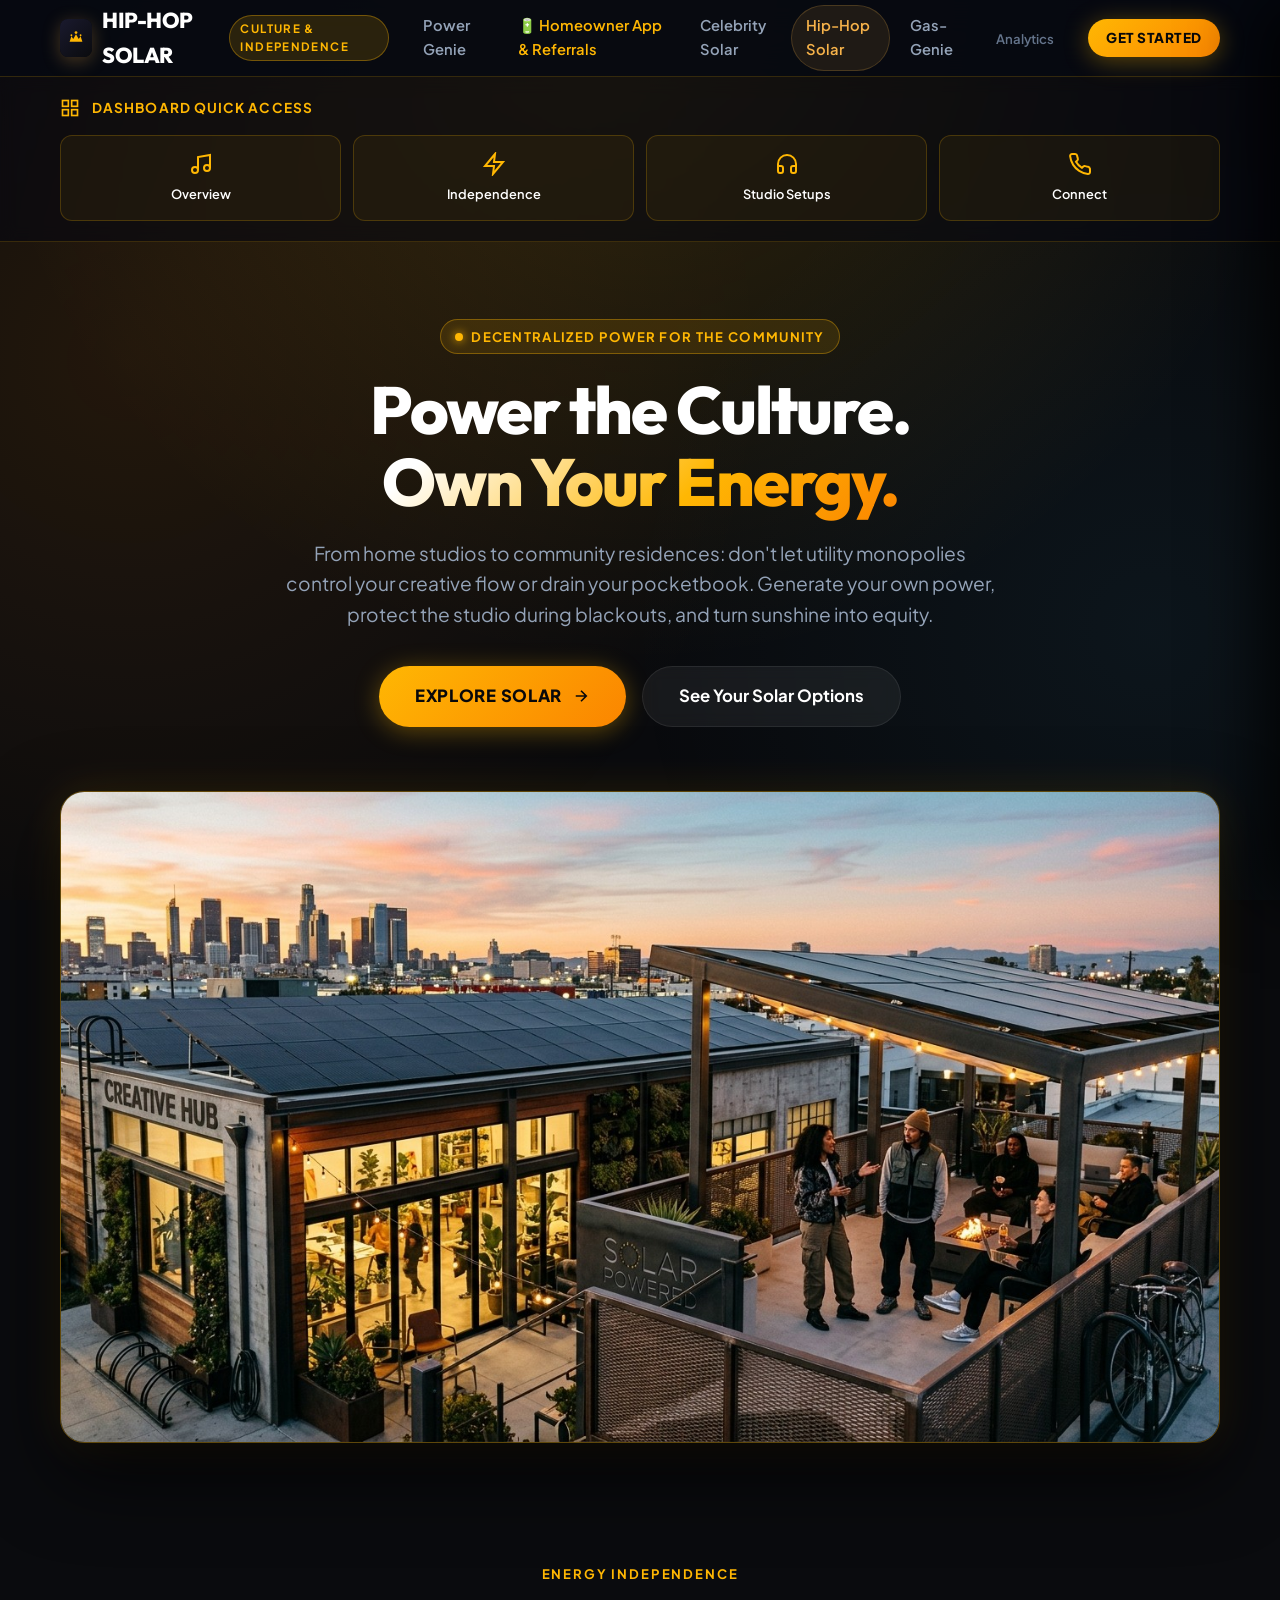
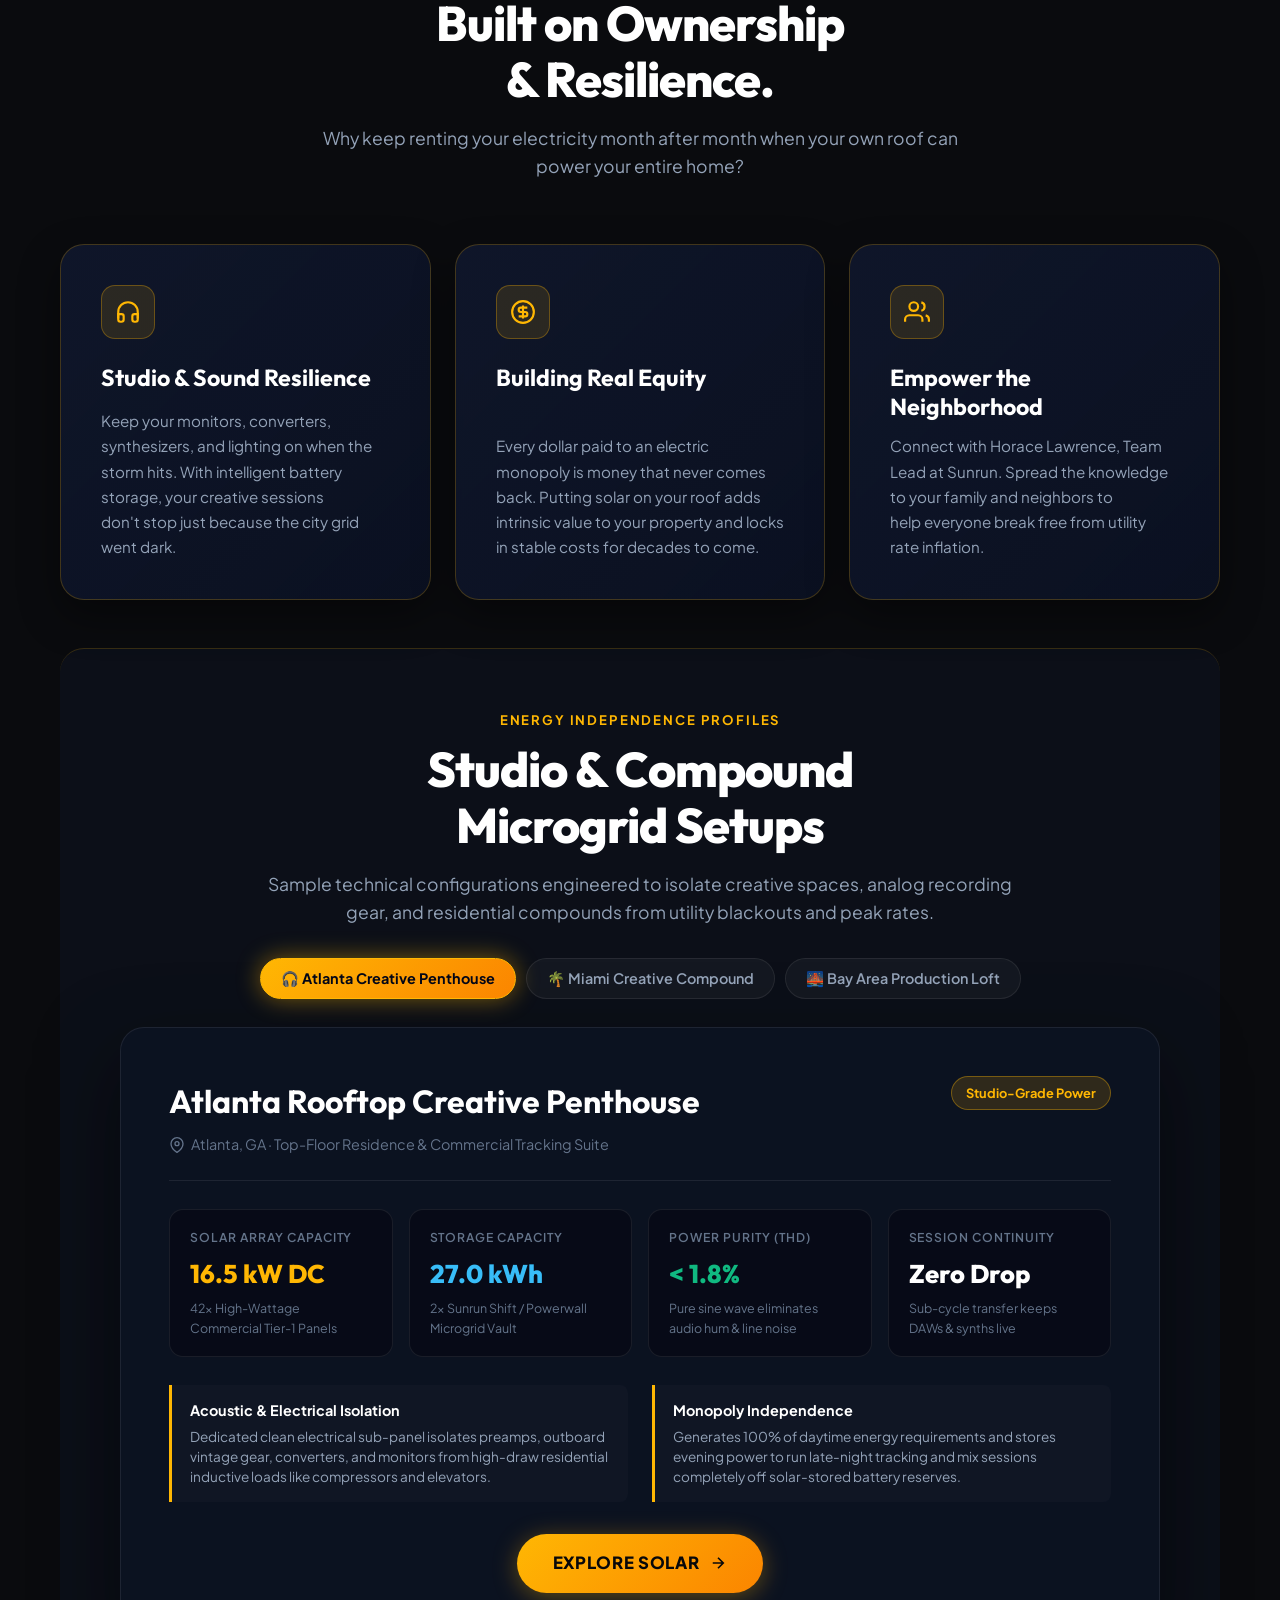
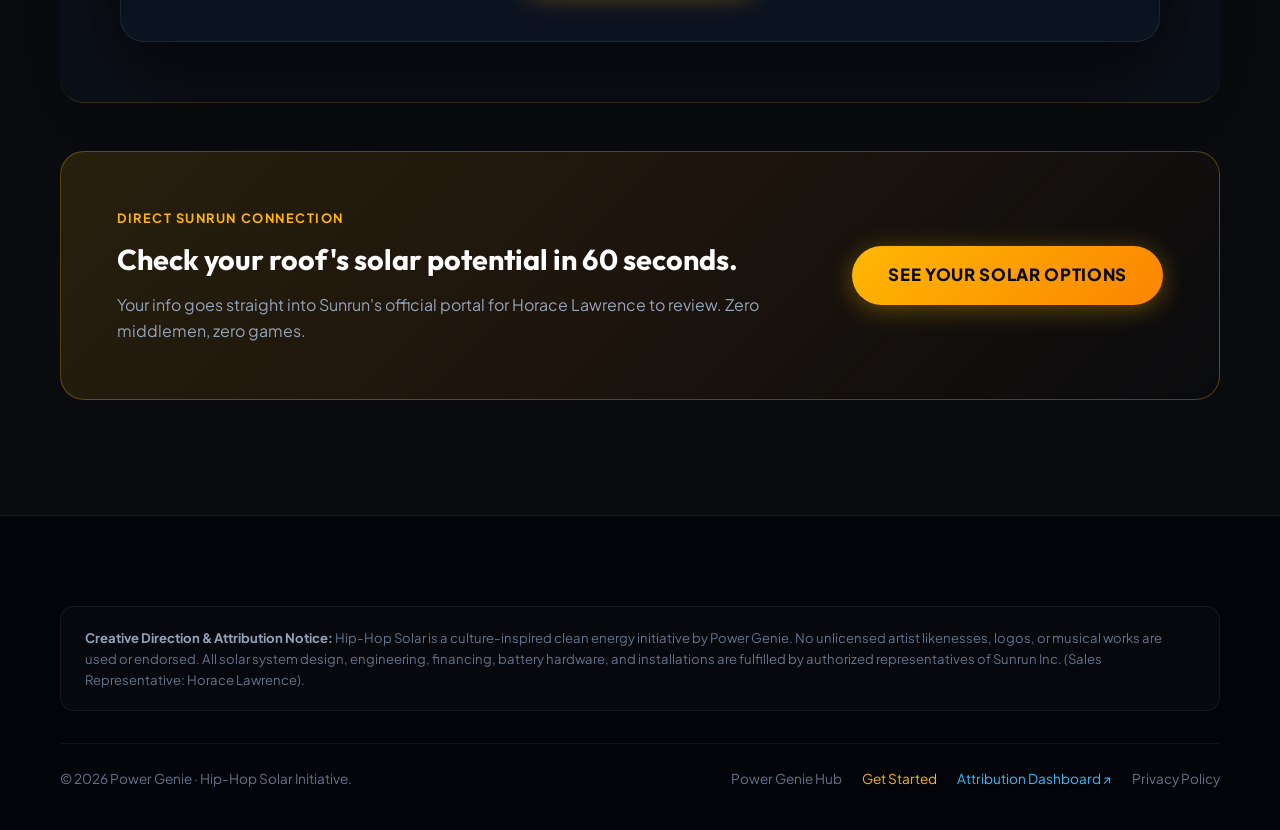
<file: hip-hop-solar.html>
<!DOCTYPE html>
<html lang="en">
<head>
  <meta charset="utf-8">
  <meta name="viewport" content="width=device-width, initial-scale=1, viewport-fit=cover">
  <title>Hip-Hop Solar — Power the Culture. Own Your Energy.</title>
  <meta name="description" content="Hip-Hop Solar brings decentralized clean power, studio blackout protection, and generational home equity to the culture. Powered by Sunrun.">
  <meta name="theme-color" content="#0a0b0e">

  <!-- Favicon -->
  <link rel="icon" href="data:image/svg+xml,<svg xmlns=%22http://www.w3.org/2000/svg%22 viewBox=%220 0 100 100%22><text y=%22.9em%22 font-size=%2290%22>🎧</text></svg>">

  <!-- Fonts & Styles -->
  <link rel="preconnect" href="https://fonts.googleapis.com">
  <link rel="preconnect" href="https://fonts.gstatic.com" crossorigin>
  <link rel="stylesheet" href="assets/powergenie.css">

  <style>
    :root {
      --culture-gold: #ffb703;
      --culture-amber: #fb8500;
      --culture-dark: #0a0b0e;
    }
    body {
      background-color: var(--culture-dark);
    }
    .page-bg-glow {
      background:
        radial-gradient(circle at 50% 0%, rgba(255, 183, 3, 0.16) 0%, transparent 60%),
        radial-gradient(circle at 10% 40%, rgba(251, 133, 0, 0.1) 0%, transparent 50%),
        radial-gradient(circle at 90% 70%, rgba(56, 189, 248, 0.06) 0%, transparent 40%);
    }
    .culture-hero-media {
      position: relative;
      border-radius: var(--radius-lg);
      overflow: hidden;
      border: 1px solid rgba(255, 183, 3, 0.35);
      box-shadow: 0 30px 80px rgba(0, 0, 0, 0.75), 0 0 40px rgba(255, 183, 3, 0.15);
      aspect-ratio: 16 / 9;
    }
    .culture-hero-media img {
      width: 100%;
      height: 100%;
      object-fit: cover;
    }
    .culture-banner {
      background: linear-gradient(135deg, rgba(255, 183, 3, 0.12) 0%, rgba(251, 133, 0, 0.08) 50%, rgba(10, 11, 14, 0.95) 100%);
      border: 1px solid rgba(255, 183, 3, 0.3);
      border-radius: var(--radius-lg);
      padding: clamp(32px, 5vw, 56px);
      margin-top: 48px;
    }
  </style>

  <!-- Centralized Configuration & Interactive Logic -->
  <script type="module" src="assets/config.js"></script>
  <script type="module" src="assets/analytics.js"></script>
  <script type="module" src="assets/powergenie.js"></script>
</head>
<body>
  <div class="page-bg-glow" aria-hidden="true"></div>

  <div class="content-layer">
    <!-- SITE HEADER -->
    <header class="site-header" style="border-bottom-color: rgba(255, 183, 3, 0.18);">
      <div class="container header-inner">
        <div class="brand-group">
          <a href="hip-hop-solar.html" class="brand-logo">
            <span class="brand-icon" style="background: linear-gradient(135deg, #1a1a2e, #0a0b0e); padding: 5px;">
              <svg viewBox="0 0 24 24" fill="none">
                <path d="M5 16l2-6 2 3 3-5 3 5 2-3 2 6H5z" fill="#ffb703"/>
                <circle cx="12" cy="6" r="1.5" fill="#ffb703"/>
                <circle cx="7" cy="9" r="1" fill="#ffb703"/>
                <circle cx="17" cy="9" r="1" fill="#ffb703"/>
              </svg>
            </span>
            <span>HIP-HOP SOLAR</span>
          </a>
          <span class="ecosystem-badge" style="background: rgba(255, 183, 3, 0.14); color: #ffb703; border-color: rgba(255, 183, 3, 0.35);">Culture & Independence</span>
        </div>

        <nav class="nav-links" aria-label="Main Navigation">
          <a href="index.html" class="nav-link">Power Genie</a>
          <a href="homeowner-app.html" class="nav-link" style="color: #ffb703; font-weight: 600;">🔋 Homeowner App & Referrals</a>
          <a href="celebrity-solar.html" class="nav-link">Celebrity Solar</a>
          <a href="hip-hop-solar.html" class="nav-link active">Hip-Hop Solar</a>
          <a href="gas-genie.html" class="nav-link">Gas-Genie</a>
          <a href="attribution.html" class="nav-link" style="color: var(--text-dim); font-size: 0.82rem;">Analytics</a>
        </nav>

        <div class="header-cta-group">
          <!-- Centralized Solar Lead CTA -->
          <a href="https://sunrun.my.salesforce-sites.com/purl/?srep=/powergenie" class="btn btn-culture btn-sm solar-cta" data-solar-cta data-placement="nav" data-brand="hip_hop_solar" target="_blank" rel="noopener noreferrer">
            Get Started
          </a>
          <button class="mobile-nav-toggle" aria-label="Toggle navigation menu" type="button">
            <svg width="22" height="22" viewBox="0 0 24 24" fill="none" stroke="currentColor" stroke-width="2.2"><path d="M4 6h16M4 12h16M4 18h16"/></svg>
          </button>
        </div>
      </div>
    </header>

    <!-- MOBILE DRAWER -->
    <div id="mobileDrawer" class="mobile-drawer" aria-hidden="true">
      <div class="mobile-drawer-header">
        <span style="font-weight:700; color:#ffb703; letter-spacing:0.05em;">HIP-HOP SOLAR</span>
        <button id="closeMobileDrawer" aria-label="Close menu" style="color:#fff; width:36px; height:36px; background:rgba(255,255,255,0.08); border:1px solid var(--border-subtle); border-radius:50%; display:flex; align-items:center; justify-content:center; cursor:pointer;">
          <svg width="16" height="16" viewBox="0 0 24 24" fill="none" stroke="currentColor" stroke-width="2.5"><path d="M18 6L6 18M6 6l12 12"/></svg>
        </button>
      </div>
      <div class="mobile-drawer-body">
        <a href="index.html" class="mobile-nav-item">Power Genie</a>
        <a href="homeowner-app.html" class="mobile-nav-item" style="color:#ffb703; font-weight:700;">🔋 Homeowner App & Referrals ($1,000)</a>
        <a href="celebrity-solar.html" class="mobile-nav-item">Celebrity Solar</a>
        <a href="hip-hop-solar.html" class="mobile-nav-item active" style="color:#ffb703;">Hip-Hop Solar</a>
        <a href="gas-genie.html" class="mobile-nav-item">Gas-Genie</a>
        <div style="margin-top:auto; padding-top:20px; display:flex; flex-direction:column; gap:12px; border-top:1px solid var(--border-subtle);">
          <a href="https://sunrun.my.salesforce-sites.com/purl/?srep=/powergenie" class="btn btn-culture solar-cta" data-solar-cta data-placement="mobile_nav" data-brand="hip_hop_solar" target="_blank" rel="noopener noreferrer">
            Explore Solar
          </a>
          <a href="tel:5102417007" class="btn btn-secondary">
            Call 510-241-7007
          </a>
        </div>
      </div>
    </div>

    <!-- DASHBOARD QUICK ACCESS -->
    <section class="dashboard-nav" style="padding: 20px 0 0; border-bottom: 1px solid rgba(255, 183, 3, 0.18);">
      <div class="container">
        <div style="display: flex; align-items: center; gap: 12px; margin-bottom: 16px;">
          <svg width="20" height="20" viewBox="0 0 24 24" fill="none" stroke="#ffb703" stroke-width="2"><rect x="3" y="3" width="7" height="7"/><rect x="14" y="3" width="7" height="7"/><rect x="14" y="14" width="7" height="7"/><rect x="3" y="14" width="7" height="7"/></svg>
          <span style="font-size: 0.85rem; font-weight: 700; color: #ffb703; text-transform: uppercase; letter-spacing: 0.08em;">Dashboard Quick Access</span>
        </div>
        <div style="display: grid; grid-template-columns: repeat(auto-fit, minmax(140px, 1fr)); gap: 12px; padding-bottom: 20px;">
          <a href="#hero" class="dash-card" style="display: flex; flex-direction: column; align-items: center; gap: 8px; padding: 16px 12px; background: rgba(255,183,3,0.06); border: 1px solid rgba(255,183,3,0.2); border-radius: 12px; text-decoration: none; transition: all 0.2s;">
            <svg width="24" height="24" viewBox="0 0 24 24" fill="none" stroke="#ffb703" stroke-width="2"><path d="M9 18V5l12-2v13M9 18a3 3 0 1 1-6 0 3 3 0 0 1 6 0zm12-2a3 3 0 1 1-6 0 3 3 0 0 1 6 0z"/></svg>
            <span style="font-size: 0.8rem; font-weight: 600; color: #fff;">Overview</span>
          </a>
          <a href="#independence" class="dash-card" style="display: flex; flex-direction: column; align-items: center; gap: 8px; padding: 16px 12px; background: rgba(255,183,3,0.06); border: 1px solid rgba(255,183,3,0.2); border-radius: 12px; text-decoration: none; transition: all 0.2s;">
            <svg width="24" height="24" viewBox="0 0 24 24" fill="none" stroke="#ffb703" stroke-width="2"><path d="M13 2L3 14h9l-1 8 10-12h-9l1-8z"/></svg>
            <span style="font-size: 0.8rem; font-weight: 600; color: #fff;">Independence</span>
          </a>
          <a href="#studio-portfolio" class="dash-card" style="display: flex; flex-direction: column; align-items: center; gap: 8px; padding: 16px 12px; background: rgba(255,183,3,0.06); border: 1px solid rgba(255,183,3,0.2); border-radius: 12px; text-decoration: none; transition: all 0.2s;">
            <svg width="24" height="24" viewBox="0 0 24 24" fill="none" stroke="#ffb703" stroke-width="2"><path d="M3 18v-6a9 9 0 0 1 18 0v6"/><path d="M21 19a2 2 0 0 1-2 2h-1a2 2 0 0 1-2-2v-3a2 2 0 0 1 2-2h3zM3 19a2 2 0 0 0 2 2h1a2 2 0 0 0 2-2v-3a2 2 0 0 0-2-2H3z"/></svg>
            <span style="font-size: 0.8rem; font-weight: 600; color: #fff;">Studio Setups</span>
          </a>
          <a href="#connect" class="dash-card" style="display: flex; flex-direction: column; align-items: center; gap: 8px; padding: 16px 12px; background: rgba(255,183,3,0.06); border: 1px solid rgba(255,183,3,0.2); border-radius: 12px; text-decoration: none; transition: all 0.2s;">
            <svg width="24" height="24" viewBox="0 0 24 24" fill="none" stroke="#ffb703" stroke-width="2"><path d="M22 16.92v3a2 2 0 0 1-2.18 2 19.79 19.79 0 0 1-8.63-3.07 19.5 19.5 0 0 1-6-6 19.79 19.79 0 0 1-3.07-8.67A2 2 0 0 1 4.11 2h3a2 2 0 0 1 2 1.72c.1.9.4 1.8.7 2.7a2 2 0 0 1-.5 2.1L8 9.8a16 16 0 0 0 6 6l1.3-1.3a2 2 0 0 1 2.1-.4c.9.3 1.8.6 2.7.7a2 2 0 0 1 1.7 2z"/></svg>
            <span style="font-size: 0.8rem; font-weight: 600; color: #fff;">Connect</span>
          </a>
        </div>
      </div>
    </section>

    <main>
      <!-- HERO -->
      <section class="hero-section" id="hero">
        <div class="container">
          <div style="text-align: center; max-width: 860px; margin: 0 auto clamp(40px, 6vw, 64px);">
            <span class="hero-tag" style="background: rgba(255, 183, 3, 0.12); color: #ffb703; border-color: rgba(255, 183, 3, 0.35);">
              <span class="dot" style="background: #ffb703; box-shadow: 0 0 10px #ffb703;"></span>
              Decentralized Power for the Community
            </span>
            <h1 class="hero-title" style="font-size: clamp(2.6rem, 5.2vw, 4.8rem); font-family: var(--font-display);">
              Power the Culture.<br>
              <span style="background: linear-gradient(135deg, #ffffff 10%, #ffb703 60%, #fb8500 100%); -webkit-background-clip: text; -webkit-text-fill-color: transparent;">Own Your Energy.</span>
            </h1>
            <p class="hero-subtitle" style="font-size: 1.2rem; max-width: 720px; margin: 0 auto 36px;">
              From home studios to community residences: don't let utility monopolies control your creative flow or drain your pocketbook. Generate your own power, protect the studio during blackouts, and turn sunshine into equity.
            </p>
            <div style="display: flex; justify-content: center; gap: 16px; flex-wrap: wrap;">
              <!-- Centralized Solar Lead CTA -->
              <a href="https://sunrun.my.salesforce-sites.com/purl/?srep=/powergenie" class="btn btn-culture btn-lg solar-cta" data-solar-cta data-placement="hero" data-brand="hip_hop_solar" target="_blank" rel="noopener noreferrer">
                Explore Solar
                <svg viewBox="0 0 24 24" width="18" height="18" fill="none" stroke="currentColor" stroke-width="2.2"><path d="M5 12h14M12 5l7 7-7 7"/></svg>
              </a>
              <a href="https://sunrun.my.salesforce-sites.com/purl/?srep=/powergenie" class="btn btn-secondary btn-lg solar-cta" data-solar-cta data-placement="hero" data-brand="hip_hop_solar" target="_blank" rel="noopener noreferrer">
                See Your Solar Options
              </a>
            </div>
          </div>

          <!-- FEATURED CREATIVE COMPOUND IMAGE -->
          <div class="culture-hero-media">
            <img src="assets/hiphop-solar-hero.jpg" alt="Urban creative rooftop studio penthouse powered by integrated rooftop solar arrays against the illuminated city skyline at dusk" loading="eager" width="1280" height="720">
          </div>
        </div>
      </section>

      <!-- CULTURE PILLARS -->
      <section class="section" id="independence" style="padding-top: 20px;">
        <div class="container">
          <div class="section-header">
            <span class="section-eyebrow" style="color: #ffb703;">Energy Independence</span>
            <h2 class="section-title">Built on Ownership & Resilience.</h2>
            <p class="section-desc">Why keep renting your electricity month after month when your own roof can power your entire home?</p>
          </div>

          <div class="pillars-grid">
            <div class="pillar-card" style="border-color: rgba(255, 183, 3, 0.22);">
              <div class="pillar-icon-box" style="background: rgba(255, 183, 3, 0.12); color: #ffb703; border-color: rgba(255, 183, 3, 0.3);">
                <svg viewBox="0 0 24 24" fill="none" stroke="currentColor" stroke-width="2"><path d="M3 18v-6a9 9 0 0 1 18 0v6"/><path d="M21 19a2 2 0 0 1-2 2h-1a2 2 0 0 1-2-2v-3a2 2 0 0 1 2-2h3zM3 19a2 2 0 0 0 2 2h1a2 2 0 0 0 2-2v-3a2 2 0 0 0-2-2H3z"/></svg>
              </div>
              <h3>Studio & Sound Resilience</h3>
              <p>Keep your monitors, converters, synthesizers, and lighting on when the storm hits. With intelligent battery storage, your creative sessions don't stop just because the city grid went dark.</p>
            </div>

            <div class="pillar-card" style="border-color: rgba(255, 183, 3, 0.22);">
              <div class="pillar-icon-box" style="background: rgba(255, 183, 3, 0.12); color: #ffb703; border-color: rgba(255, 183, 3, 0.3);">
                <svg viewBox="0 0 24 24" fill="none" stroke="currentColor" stroke-width="2"><circle cx="12" cy="12" r="10"/><path d="M16 8h-6a2 2 0 1 0 0 4h4a2 2 0 1 1 0 4H8"/><path d="M12 18V6"/></svg>
              </div>
              <h3>Building Real Equity</h3>
              <p>Every dollar paid to an electric monopoly is money that never comes back. Putting solar on your roof adds intrinsic value to your property and locks in stable costs for decades to come.</p>
            </div>

            <div class="pillar-card" style="border-color: rgba(255, 183, 3, 0.22);">
              <div class="pillar-icon-box" style="background: rgba(255, 183, 3, 0.12); color: #ffb703; border-color: rgba(255, 183, 3, 0.3);">
                <svg viewBox="0 0 24 24" fill="none" stroke="currentColor" stroke-width="2"><path d="M17 21v-2a4 4 0 0 0-4-4H5a4 4 0 0 0-4 4v2"/><circle cx="9" cy="7" r="4"/><path d="M23 21v-2a4 4 0 0 0-3-3.87"/><path d="M16 3.13a4 4 0 0 1 0 7.75"/></svg>
              </div>
              <h3>Empower the Neighborhood</h3>
              <p>Connect with Horace Lawrence, Team Lead at Sunrun. Spread the knowledge to your family and neighbors to help everyone break free from utility rate inflation.</p>
            </div>
          </div>

          <!-- INTERACTIVE CULTURE & STUDIO PORTFOLIO SPECS -->
          <section class="portfolio-section" id="studio-portfolio" style="background: rgba(15, 23, 42, 0.4); border-top: 1px solid rgba(255, 183, 3, 0.18); border-bottom: 1px solid rgba(255, 183, 3, 0.18); border-radius: var(--radius-lg); padding: clamp(32px, 5vw, 60px); margin-top: 48px;">
            <div style="text-align: center; max-width: 760px; margin: 0 auto;">
              <span class="section-eyebrow" style="color: #ffb703;">Energy Independence Profiles</span>
              <h2 class="section-title">Studio & Compound Microgrid Setups</h2>
              <p class="section-desc">Sample technical configurations engineered to isolate creative spaces, analog recording gear, and residential compounds from utility blackouts and peak rates.</p>
            </div>

            <!-- TAB CONTROLS -->
            <div class="portfolio-tab-nav" role="tablist" aria-label="Studio scenarios">
              <button class="portfolio-tab-btn active culture" data-portfolio-target="spec-atlanta" role="tab" aria-selected="true">
                🎧 Atlanta Creative Penthouse
              </button>
              <button class="portfolio-tab-btn" data-portfolio-target="spec-miami" role="tab" aria-selected="false">
                🌴 Miami Creative Compound
              </button>
              <button class="portfolio-tab-btn" data-portfolio-target="spec-bay-area" role="tab" aria-selected="false">
                🌉 Bay Area Production Loft
              </button>
            </div>

            <!-- SPEC CARD 1: ATLANTA -->
            <div class="portfolio-spec-card active" id="spec-atlanta" role="tabpanel">
              <div class="portfolio-spec-header">
                <div>
                  <h3 class="portfolio-spec-title">Atlanta Rooftop Creative Penthouse</h3>
                  <div class="portfolio-spec-location">
                    <svg width="16" height="16" viewBox="0 0 24 24" fill="none" stroke="currentColor" stroke-width="2"><path d="M21 10c0 7-9 13-9 13s-9-6-9-13a9 9 0 0 1 18 0z"/><circle cx="12" cy="10" r="3"/></svg>
                    Atlanta, GA · Top-Floor Residence & Commercial Tracking Suite
                  </div>
                </div>
                <span style="font-size: 0.8rem; font-weight: 700; padding: 6px 14px; border-radius: 999px; background: rgba(255, 183, 3, 0.15); color: #ffb703; border: 1px solid rgba(255, 183, 3, 0.35);">
                  Studio-Grade Power
                </span>
              </div>

              <div class="portfolio-metrics-grid">
                <div class="portfolio-metric-box">
                  <div class="portfolio-metric-label">Solar Array Capacity</div>
                  <div class="portfolio-metric-value" style="color: #ffb703;">16.5 kW DC</div>
                  <div style="font-size: 0.78rem; color: var(--text-dim); margin-top: 4px;">42× High-Wattage Commercial Tier-1 Panels</div>
                </div>
                <div class="portfolio-metric-box">
                  <div class="portfolio-metric-label">Storage Capacity</div>
                  <div class="portfolio-metric-value" style="color: var(--electric-cyan);">27.0 kWh</div>
                  <div style="font-size: 0.78rem; color: var(--text-dim); margin-top: 4px;">2× Sunrun Shift / Powerwall Microgrid Vault</div>
                </div>
                <div class="portfolio-metric-box">
                  <div class="portfolio-metric-label">Power Purity (THD)</div>
                  <div class="portfolio-metric-value" style="color: #10b981;">&lt; 1.8%</div>
                  <div style="font-size: 0.78rem; color: var(--text-dim); margin-top: 4px;">Pure sine wave eliminates audio hum & line noise</div>
                </div>
                <div class="portfolio-metric-box">
                  <div class="portfolio-metric-label">Session Continuity</div>
                  <div class="portfolio-metric-value" style="color: #ffffff;">Zero Drop</div>
                  <div style="font-size: 0.78rem; color: var(--text-dim); margin-top: 4px;">Sub-cycle transfer keeps DAWs & synths live</div>
                </div>
              </div>

              <div class="portfolio-details-grid">
                <div class="portfolio-detail-item culture">
                  <div class="portfolio-detail-title">Acoustic & Electrical Isolation</div>
                  <div class="portfolio-detail-text">Dedicated clean electrical sub-panel isolates preamps, outboard vintage gear, converters, and monitors from high-draw residential inductive loads like compressors and elevators.</div>
                </div>
                <div class="portfolio-detail-item culture">
                  <div class="portfolio-detail-title">Monopoly Independence</div>
                  <div class="portfolio-detail-text">Generates 100% of daytime energy requirements and stores evening power to run late-night tracking and mix sessions completely off solar-stored battery reserves.</div>
                </div>
              </div>

              <div style="text-align: center;">
                <a href="https://sunrun.my.salesforce-sites.com/purl/?srep=/powergenie" class="btn btn-culture btn-lg solar-cta" data-solar-cta data-placement="mid_page" data-brand="hip_hop_solar" target="_blank" rel="noopener noreferrer">
                  Explore Solar
                  <svg viewBox="0 0 24 24" width="18" height="18" fill="none" stroke="currentColor" stroke-width="2.2"><path d="M5 12h14M12 5l7 7-7 7"/></svg>
                </a>
              </div>
            </div>

            <!-- SPEC CARD 2: MIAMI -->
            <div class="portfolio-spec-card" id="spec-miami" role="tabpanel">
              <div class="portfolio-spec-header">
                <div>
                  <h3 class="portfolio-spec-title">Miami Creative Waterfront Compound</h3>
                  <div class="portfolio-spec-location">
                    <svg width="16" height="16" viewBox="0 0 24 24" fill="none" stroke="currentColor" stroke-width="2"><path d="M21 10c0 7-9 13-9 13s-9-6-9-13a9 9 0 0 1 18 0z"/><circle cx="12" cy="10" r="3"/></svg>
                    Miami, FL · 8,000 sq.ft. Compound & Event Pavilion
                  </div>
                </div>
                <span style="font-size: 0.8rem; font-weight: 700; padding: 6px 14px; border-radius: 999px; background: rgba(56, 189, 248, 0.15); color: var(--electric-cyan); border: 1px solid rgba(56, 189, 248, 0.35);">
                  Hurricane Fortified
                </span>
              </div>

              <div class="portfolio-metrics-grid">
                <div class="portfolio-metric-box">
                  <div class="portfolio-metric-label">Solar Array Capacity</div>
                  <div class="portfolio-metric-value" style="color: #ffb703;">22.8 kW DC</div>
                  <div style="font-size: 0.78rem; color: var(--text-dim); margin-top: 4px;">56× High-Efficiency Bifacial Tropical Arrays</div>
                </div>
                <div class="portfolio-metric-box">
                  <div class="portfolio-metric-label">Storage Capacity</div>
                  <div class="portfolio-metric-value" style="color: var(--electric-cyan);">40.5 kWh</div>
                  <div style="font-size: 0.78rem; color: var(--text-dim); margin-top: 4px;">3× Flood-Protected Wall-Mounted Batteries</div>
                </div>
                <div class="portfolio-metric-box">
                  <div class="portfolio-metric-label">Wind Resistance</div>
                  <div class="portfolio-metric-value" style="color: #10b981;">150 mph</div>
                  <div style="font-size: 0.78rem; color: var(--text-dim); margin-top: 4px;">Miami-Dade High-Velocity Hurricane Zone rated</div>
                </div>
                <div class="portfolio-metric-box">
                  <div class="portfolio-metric-label">Storm Autonomy</div>
                  <div class="portfolio-metric-value" style="color: #ffffff;">5+ Days</div>
                  <div style="font-size: 0.78rem; color: var(--text-dim); margin-top: 4px;">Continual solar recharging during grid collapses</div>
                </div>
              </div>

              <div class="portfolio-details-grid">
                <div class="portfolio-detail-item culture">
                  <div class="portfolio-detail-title">Extreme Weather Survival Architecture</div>
                  <div class="portfolio-detail-text">Elevated battery and inverter enclosures exceed FEMA flood requirements. Automatic Storm Watch mode pre-charges all cells to 100% capacity when tropical alerts are issued.</div>
                </div>
                <div class="portfolio-detail-item culture">
                  <div class="portfolio-detail-title">Full Production Support</div>
                  <div class="portfolio-detail-text">Powers high-output exterior LED lighting arrays, multi-zone sound distribution, and studio editing bays without relying on noisy, polluting fossil fuel generators.</div>
                </div>
              </div>

              <div style="text-align: center;">
                <a href="https://sunrun.my.salesforce-sites.com/purl/?srep=/powergenie" class="btn btn-culture btn-lg solar-cta" data-solar-cta data-placement="mid_page" data-brand="hip_hop_solar" target="_blank" rel="noopener noreferrer">
                  Explore Solar
                  <svg viewBox="0 0 24 24" width="18" height="18" fill="none" stroke="currentColor" stroke-width="2.2"><path d="M5 12h14M12 5l7 7-7 7"/></svg>
                </a>
              </div>
            </div>

            <!-- SPEC CARD 3: BAY AREA -->
            <div class="portfolio-spec-card" id="spec-bay-area" role="tabpanel">
              <div class="portfolio-spec-header">
                <div>
                  <h3 class="portfolio-spec-title">Oakland / Bay Area Production Loft</h3>
                  <div class="portfolio-spec-location">
                    <svg width="16" height="16" viewBox="0 0 24 24" fill="none" stroke="currentColor" stroke-width="2"><path d="M21 10c0 7-9 13-9 13s-9-6-9-13a9 9 0 0 1 18 0z"/><circle cx="12" cy="10" r="3"/></svg>
                    Oakland, CA · Historic Warehouse Conversion Loft
                  </div>
                </div>
                <span style="font-size: 0.8rem; font-weight: 700; padding: 6px 14px; border-radius: 999px; background: rgba(16, 185, 129, 0.15); color: #10b981; border: 1px solid rgba(16, 185, 129, 0.35);">
                  Rate-Lock Maximizer
                </span>
              </div>

              <div class="portfolio-metrics-grid">
                <div class="portfolio-metric-box">
                  <div class="portfolio-metric-label">Solar Array Capacity</div>
                  <div class="portfolio-metric-value" style="color: #ffb703;">14.4 kW DC</div>
                  <div style="font-size: 0.78rem; color: var(--text-dim); margin-top: 4px;">36× Ballasted Non-Penetrating Flat Roof Panels</div>
                </div>
                <div class="portfolio-metric-box">
                  <div class="portfolio-metric-label">Storage Capacity</div>
                  <div class="portfolio-metric-value" style="color: var(--electric-cyan);">27.0 kWh</div>
                  <div style="font-size: 0.78rem; color: var(--text-dim); margin-top: 4px;">2× Smart Battery Cells programmed for NEM 3.0</div>
                </div>
                <div class="portfolio-metric-box">
                  <div class="portfolio-metric-label">Utility Peak Defense</div>
                  <div class="portfolio-metric-value" style="color: #10b981;">100%</div>
                  <div style="font-size: 0.78rem; color: var(--text-dim); margin-top: 4px;">Zero grid draw during 4 PM – 9 PM $0.58/kWh surge</div>
                </div>
                <div class="portfolio-metric-box">
                  <div class="portfolio-metric-label">EV Fleet Integration</div>
                  <div class="portfolio-metric-value" style="color: #ffffff;">Dual 48A</div>
                  <div style="font-size: 0.78rem; color: var(--text-dim); margin-top: 4px;">Powers electric tour van & crew transit directly</div>
                </div>
              </div>

              <div class="portfolio-details-grid">
                <div class="portfolio-detail-item culture">
                  <div class="portfolio-detail-title">California NEM 3.0 Arbitrage</div>
                  <div class="portfolio-detail-text">Automatically stores excess solar during sunny midday hours and discharges stored energy during peak utility pricing windows, maximizing financial equity for the property.</div>
                </div>
                <div class="portfolio-detail-item culture">
                  <div class="portfolio-detail-title">Historic Commercial Integration</div>
                  <div class="portfolio-detail-text">Non-penetrating ballasted racking protects roof membranes. Clean architectural conduit lines preserve the industrial loft brick and steel aesthetics.</div>
                </div>
              </div>

              <div style="text-align: center;">
                <a href="https://sunrun.my.salesforce-sites.com/purl/?srep=/powergenie" class="btn btn-culture btn-lg solar-cta" data-solar-cta data-placement="mid_page" data-brand="hip_hop_solar" target="_blank" rel="noopener noreferrer">
                  Explore Solar
                  <svg viewBox="0 0 24 24" width="18" height="18" fill="none" stroke="currentColor" stroke-width="2.2"><path d="M5 12h14M12 5l7 7-7 7"/></svg>
                </a>
              </div>
            </div>
          </section>

          <!-- BANNER CALLOUT -->
          <div class="culture-banner" id="connect">
            <div style="display: flex; gap: 24px; align-items: center; flex-wrap: wrap; justify-content: space-between;">
              <div style="max-width: 680px;">
                <span style="font-size: 0.8rem; letter-spacing: 0.12em; text-transform: uppercase; color: #ffb703; font-weight: 700; display: block; margin-bottom: 8px;">Direct Sunrun Connection</span>
                <h3 style="font-family: var(--font-display); font-size: 1.8rem; color: #ffffff; margin-bottom: 10px;">Check your roof's solar potential in 60 seconds.</h3>
                <p style="color: var(--text-muted); font-size: 1rem; line-height: 1.6;">Your info goes straight into Sunrun's official portal for Horace Lawrence to review. Zero middlemen, zero games.</p>
              </div>
              <div>
                <!-- Centralized Solar Lead CTA -->
                <a href="https://sunrun.my.salesforce-sites.com/purl/?srep=/powergenie" class="btn btn-culture btn-lg solar-cta" data-solar-cta data-placement="final_cta" data-brand="hip_hop_solar" target="_blank" rel="noopener noreferrer">
                  See Your Solar Options
                </a>
              </div>
            </div>
          </div>
        </div>
      </section>
    </main>

    <!-- FOOTER -->
    <footer class="site-footer">
      <div class="container">
        <div class="footer-disclaimer-box">
          <strong>Creative Direction & Attribution Notice:</strong> Hip-Hop Solar is a culture-inspired clean energy initiative by Power Genie. No unlicensed artist likenesses, logos, or musical works are used or endorsed. All solar system design, engineering, financing, battery hardware, and installations are fulfilled by authorized representatives of Sunrun Inc. (Sales Representative: Horace Lawrence).
        </div>
        <div class="footer-bottom">
          <span>&copy; 2026 Power Genie · Hip-Hop Solar Initiative.</span>
          <div style="display: flex; gap: 20px;">
            <a href="index.html" style="color: var(--text-dim);">Power Genie Hub</a>
            <a href="https://sunrun.my.salesforce-sites.com/purl/?srep=/powergenie" class="solar-cta" data-solar-cta data-placement="footer" data-brand="hip_hop_solar" target="_blank" rel="noopener noreferrer" style="color: #ffb703;">Get Started</a>
            <a href="attribution.html" style="color: var(--electric-cyan);">Attribution Dashboard ↗</a>
            <a href="https://www.sunrun.com/privacy-policy" target="_blank" rel="noopener noreferrer" style="color: var(--text-dim);">Privacy Policy</a>
          </div>
        </div>
      </div>
    </footer>

    <!-- MOBILE STICKY BOTTOM ACTION BAR -->
    <aside class="mobile-sticky-bar" aria-label="Mobile quick actions">
      <div class="mobile-sticky-bar-inner">
        <a href="https://sunrun.my.salesforce-sites.com/purl/?srep=/powergenie" class="btn btn-culture solar-cta" data-solar-cta data-placement="mobile_sticky" data-brand="hip_hop_solar" target="_blank" rel="noopener noreferrer">
          🎧 Explore Solar
        </a>
        <a href="tel:5102417007" class="mobile-call-btn" aria-label="Call Horace Lawrence">
          <svg width="20" height="20" viewBox="0 0 24 24" fill="none" stroke="currentColor" stroke-width="2.2"><path d="M22 16.92v3a2 2 0 0 1-2.18 2 19.79 19.79 0 0 1-8.63-3.07 19.5 19.5 0 0 1-6-6 19.79 19.79 0 0 1-3.07-8.67A2 2 0 0 1 4.11 2h3a2 2 0 0 1 2 1.72 12.84 12.84 0 0 0 .7 2.81 2 2 0 0 1-.45 2.11L8.09 9.91a16 16 0 0 0 6 6l1.27-1.27a2 2 0 0 1 2.11-.45 12.84 12.84 0 0 0 2.81.7A2 2 0 0 1 22 16.92z"/></svg>
        </a>
      </div>
    </aside>
  </div>
</body>
</html>
</file>
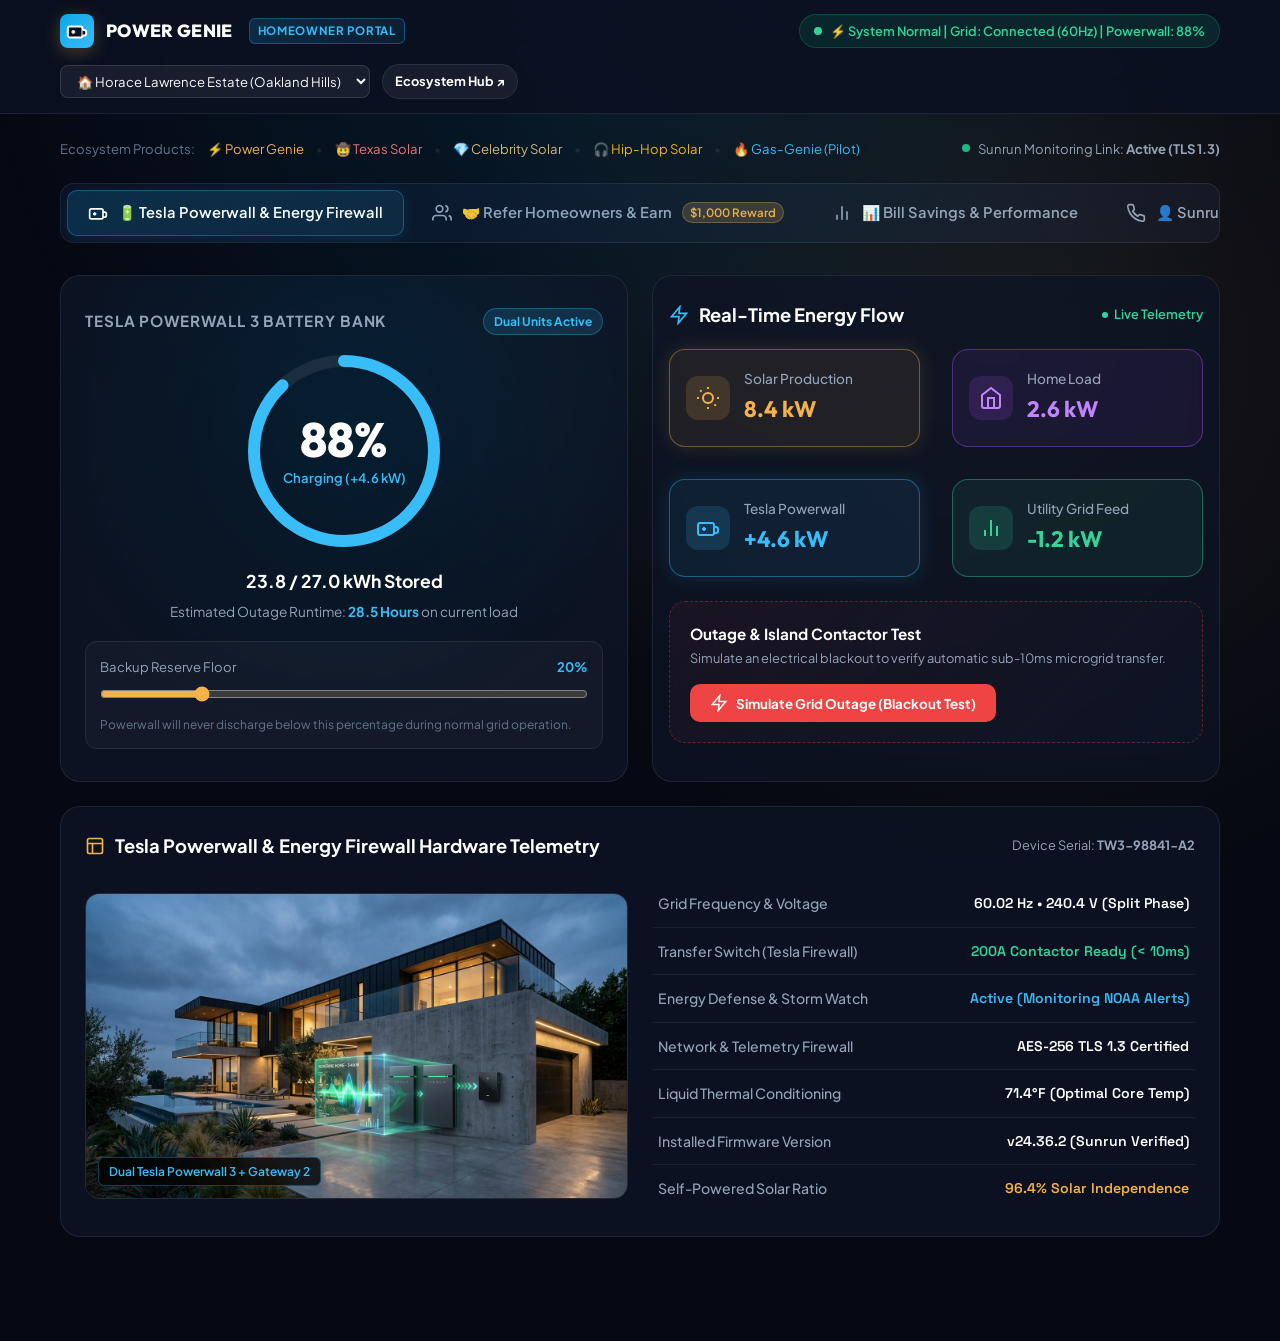
<file: homeowner-app.html>
<!DOCTYPE html>
<html lang="en">
<head>
  <meta charset="utf-8">
  <meta name="viewport" content="width=device-width, initial-scale=1, viewport-fit=cover">
  <title>Power Genie Homeowner App — Tesla Powerwall & Energy Firewall Command Center</title>
  <meta name="description" content="Official Power Genie Homeowner App. Monitor your Tesla Powerwall battery storage, inspect Tesla Firewall gateway resilience, and refer neighboring homeowners for $1,000 cash rewards.">
  <meta name="theme-color" content="#060913">

  <!-- Favicon -->
  <link rel="icon" href="data:image/svg+xml,<svg xmlns=%22http://www.w3.org/2000/svg%22 viewBox=%220 0 100 100%22><text y=%22.9em%22 font-size=%2290%22>🔋</text></svg>">

  <!-- Fonts & Styles -->
  <link rel="preconnect" href="https://fonts.googleapis.com">
  <link rel="preconnect" href="https://fonts.gstatic.com" crossorigin>
  <link rel="stylesheet" href="assets/powergenie.css">
  <link rel="stylesheet" href="assets/homeowner-app.css">

  <!-- Application Logic Modules -->
  <script type="module" src="assets/config.js"></script>
  <script type="module" src="assets/analytics.js"></script>
  <script type="module" src="assets/booking-engine.js"></script>
  <script type="module" src="assets/homeowner-app.js"></script>
</head>
<body class="homeowner-app-body">
  <!-- Subtle Page Background Glow -->
  <div class="page-bg-glow" aria-hidden="true" style="background: radial-gradient(circle at 50% 0%, rgba(14, 165, 233, 0.12) 0%, transparent 60%), radial-gradient(circle at 80% 40%, rgba(246, 178, 74, 0.08) 0%, transparent 50%);"></div>

  <!-- STICKY APP TOPBAR -->
  <header class="app-topbar">
    <div class="container app-topbar-inner">
      <div style="display:flex; align-items:center; gap:16px;">
        <a href="index.html" class="app-brand" aria-label="Return to Power Genie Hub">
          <span class="brand-icon" style="background: linear-gradient(135deg, #0ea5e9, #38bdf8); padding: 6px; width:34px; height:34px; border-radius:8px; display:flex; align-items:center; justify-content:center;">
            <svg viewBox="0 0 24 24" fill="none" stroke="#fff" stroke-width="2.2" width="20" height="20">
              <rect x="2" y="7" width="16" height="12" rx="2" ry="2"/>
              <path d="M18 11h2a2 2 0 0 1 2 2v2a2 2 0 0 1-2 2h-2"/>
              <line x1="6" y1="13" x2="10" y2="13"/>
              <line x1="8" y1="11" x2="8" y2="15"/>
            </svg>
          </span>
          <span style="font-size:1.1rem;">POWER GENIE</span>
        </a>
        <span class="app-brand-badge">Homeowner Portal</span>
      </div>

      <!-- Live Status Chip -->
      <div id="systemStatusChip" class="system-status-chip">
        <span class="status-dot"></span>
        <span>⚡ System Normal | Grid: Connected (60Hz) | Powerwall: 88%</span>
      </div>

      <!-- Profile & Navigation Switcher -->
      <div class="app-user-menu">
        <label for="profileSelector" class="visually-hidden" style="position:absolute; width:1px; height:1px; overflow:hidden;">Select Residence</label>
        <select id="profileSelector" class="profile-select" aria-label="Select Residence Profile">
          <option value="horace">🏠 Horace Lawrence Estate (Oakland Hills)</option>
          <option value="vance">🏡 Marcus & Elena Vance (Austin, TX)</option>
        </select>
        <a href="index.html" class="btn btn-secondary btn-sm" style="font-size:0.8rem; padding:6px 12px;">Ecosystem Hub ↗</a>
      </div>
    </div>
  </header>

  <!-- MAIN APP CONTAINER -->
  <main class="container" style="padding-top: 24px; padding-bottom: 80px;">

    <!-- SECONDARY ECOSYSTEM BREADCRUMB BAR -->
    <div style="display:flex; align-items:center; justify-content:space-between; margin-bottom:16px; flex-wrap:wrap; gap:12px;">
      <nav aria-label="Ecosystem products" style="display:flex; align-items:center; gap:12px; font-size:0.82rem; overflow-x:auto;">
        <span style="color:var(--text-dim);">Ecosystem Products:</span>
        <a href="index.html" style="color:var(--solar-gold); text-decoration:none;">⚡ Power Genie</a>
        <span style="color:var(--border-subtle);">•</span>
        <a href="texas-solar.html" style="color:#f87171; text-decoration:none;">🤠 Texas Solar</a>
        <span style="color:var(--border-subtle);">•</span>
        <a href="celebrity-solar.html" style="color:#dfba73; text-decoration:none;">💎 Celebrity Solar</a>
        <span style="color:var(--border-subtle);">•</span>
        <a href="hip-hop-solar.html" style="color:#ffb703; text-decoration:none;">🎧 Hip-Hop Solar</a>
        <span style="color:var(--border-subtle);">•</span>
        <a href="gas-genie.html" style="color:#38bdf8; text-decoration:none;">🔥 Gas-Genie (Pilot)</a>
      </nav>

      <div style="font-size:0.82rem; color:var(--text-muted); display:flex; align-items:center; gap:8px;">
        <span style="width:8px; height:8px; border-radius:50%; background:#10b981;"></span>
        <span>Sunrun Monitoring Link: <strong>Active (TLS 1.3)</strong></span>
      </div>
    </div>

    <!-- MAIN APP NAVIGATION TABS -->
    <nav class="app-tabs-nav" aria-label="Homeowner App Tabs">
      <button class="app-tab-btn active" data-tab="powerwall" aria-selected="true" type="button">
        <svg width="20" height="20" viewBox="0 0 24 24" fill="none" stroke="currentColor" stroke-width="2"><rect x="2" y="7" width="16" height="12" rx="2" ry="2"/><path d="M18 11h2a2 2 0 0 1 2 2v2a2 2 0 0 1-2 2h-2"/><line x1="6" y1="13" x2="10" y2="13"/><line x1="8" y1="11" x2="8" y2="15"/></svg>
        <span>🔋 Tesla Powerwall & Energy Firewall</span>
      </button>

      <button class="app-tab-btn tab-referral" data-tab="referral" aria-selected="false" type="button">
        <svg width="20" height="20" viewBox="0 0 24 24" fill="none" stroke="currentColor" stroke-width="2"><path d="M17 21v-2a4 4 0 0 0-4-4H5a4 4 0 0 0-4 4v2"/><circle cx="9" cy="7" r="4"/><path d="M23 21v-2a4 4 0 0 0-3-3.87"/><path d="M16 3.13a4 4 0 0 1 0 7.75"/></svg>
        <span>🤝 Refer Homeowners & Earn</span>
        <span class="tab-badge">$1,000 Reward</span>
      </button>

      <button class="app-tab-btn" data-tab="analytics" aria-selected="false" type="button">
        <svg width="20" height="20" viewBox="0 0 24 24" fill="none" stroke="currentColor" stroke-width="2"><line x1="18" y1="20" x2="18" y2="10"/><line x1="12" y1="20" x2="12" y2="4"/><line x1="6" y1="20" x2="6" y2="14"/></svg>
        <span>📊 Bill Savings & Performance</span>
      </button>

      <button class="app-tab-btn" data-tab="concierge" aria-selected="false" type="button">
        <svg width="20" height="20" viewBox="0 0 24 24" fill="none" stroke="currentColor" stroke-width="2"><path d="M22 16.92v3a2 2 0 0 1-2.18 2 19.79 19.79 0 0 1-8.63-3.07 19.5 19.5 0 0 1-6-6 19.79 19.79 0 0 1-3.07-8.67A2 2 0 0 1 4.11 2h3a2 2 0 0 1 2 1.72 12.84 12.84 0 0 0 .7 2.81 2 2 0 0 1-.45 2.11L8.09 9.91a16 16 0 0 0 6 6l1.27-1.27a2 2 0 0 1 2.11-.45 12.84 12.84 0 0 0 2.81.7A2 2 0 0 1 22 16.92z"/></svg>
        <span>👤 Sunrun Rep & Warranty</span>
      </button>
    </nav>

    <!-- ====================================================================
         TAB 1: TESLA POWERWALL & ENERGY FIREWALL MONITOR
         ==================================================================== -->
    <div id="tab-powerwall" class="app-tab-panel" style="display:block;">

      <!-- Island Alert Notice (Hidden until Outage is simulated) -->
      <div id="islandModeAlert" style="display:none; background:linear-gradient(135deg, rgba(239,68,68,0.2) 0%, rgba(185,28,28,0.3) 100%); border:1px solid #ef4444; border-radius:16px; padding:18px 24px; margin-bottom:24px; align-items:center; gap:16px;">
        <span style="font-size:2rem;">⚠️</span>
        <div>
          <div style="font-weight:800; color:#fff; font-size:1.05rem;">MICROGRID ISLAND MODE ENGAGED (TESLA FIREWALL CONTACTORS TRIPPED)</div>
          <div style="font-size:0.88rem; color:#fca5a5;">Utility grid power has been isolated. Your Tesla Backup Gateway isolated in 8ms to prevent back-feeding the utility line. Your home is now completely self-sustaining via rooftop solar and battery storage.</div>
        </div>
      </div>

      <!-- Hero Visualizer Row -->
      <div class="dash-grid-2">
        <!-- Battery Gauge Card -->
        <div class="app-card battery-gauge-card">
          <div style="display:flex; justify-content:space-between; width:100%; align-items:center;">
            <div style="font-weight:700; color:#fff; font-size:0.95rem; text-transform:uppercase; letter-spacing:0.06em; color:var(--text-muted);">Tesla Powerwall 3 Battery Bank</div>
            <span style="background:rgba(56,189,248,0.15); color:#38bdf8; font-size:0.75rem; font-weight:700; padding:3px 10px; border-radius:9999px; border:1px solid rgba(56,189,248,0.3);">Dual Units Active</span>
          </div>

          <!-- Circular SVG Gauge -->
          <div class="battery-visual-container">
            <svg class="battery-ring-svg" viewBox="0 0 200 200">
              <circle class="battery-ring-bg" cx="100" cy="100" r="90" />
              <circle id="batteryRingProgress" class="battery-ring-progress" cx="100" cy="100" r="90" />
            </svg>
            <div class="battery-center-text">
              <span id="batteryPctText" class="battery-pct-large">88%</span>
              <span class="battery-status-sub">Charging (+4.6 kW)</span>
            </div>
          </div>

          <div id="batteryKwhText" style="font-size:1.1rem; font-weight:700; color:#fff; margin-bottom:6px;">23.8 / 27.0 kWh Stored</div>
          <div style="font-size:0.85rem; color:var(--text-muted); margin-bottom:18px;">
            Estimated Outage Runtime: <strong id="backupHoursText" style="color:#38bdf8;">28.5 Hours</strong> on current load
          </div>

          <!-- Backup Reserve Adjuster -->
          <div style="width:100%; background:rgba(255,255,255,0.03); border:1px solid rgba(255,255,255,0.08); border-radius:12px; padding:14px; text-align:left;">
            <div style="display:flex; justify-content:space-between; font-size:0.82rem; margin-bottom:6px;">
              <span style="color:var(--text-muted);">Backup Reserve Floor</span>
              <span id="reserveValue" style="color:#38bdf8; font-weight:700;">20%</span>
            </div>
            <input type="range" id="reserveSlider" min="0" max="100" value="20" class="slider-range-input" style="margin:0;" aria-label="Backup Reserve Percentage Slider">
            <div style="font-size:0.75rem; color:var(--text-dim); margin-top:6px;">Powerwall will never discharge below this percentage during normal grid operation.</div>
          </div>
        </div>

        <!-- Live Power Flow Diagram Card -->
        <div class="app-card flow-diagram-container">
          <div class="app-card-header">
            <h2 class="app-card-title">
              <svg width="20" height="20" viewBox="0 0 24 24" fill="none" stroke="#38bdf8" stroke-width="2"><polygon points="13 2 3 14 12 14 11 22 21 10 12 10 13 2"/></svg>
              Real-Time Energy Flow
            </h2>
            <span style="font-size:0.8rem; color:#34d399; font-weight:600; display:flex; align-items:center; gap:6px;">
              <span style="width:6px; height:6px; border-radius:50%; background:#34d399; animation:pulseOutage 1.5s infinite;"></span>
              Live Telemetry
            </span>
          </div>

          <!-- 4-Node Grid Visualizer -->
          <div class="flow-nodes-grid">
            <!-- Node 1: Solar Generation -->
            <div class="flow-node active-producing">
              <div class="flow-node-icon" style="background:rgba(246,178,74,0.15); color:#f6b24a;">
                <svg width="24" height="24" viewBox="0 0 24 24" fill="none" stroke="currentColor" stroke-width="2"><circle cx="12" cy="12" r="5"/><path d="M12 1v2M12 21v2M4.2 4.2l1.4 1.4M18.4 18.4l1.4 1.4M1 12h2M21 12h2"/></svg>
              </div>
              <div class="flow-node-info">
                <h4>Solar Production</h4>
                <div id="flowSolarVal" class="flow-node-value" style="color:#f6b24a;">8.4 kW</div>
              </div>
            </div>

            <!-- Node 2: Home Consumption -->
            <div class="flow-node active-consuming">
              <div class="flow-node-icon" style="background:rgba(168,85,247,0.15); color:#c084fc;">
                <svg width="24" height="24" viewBox="0 0 24 24" fill="none" stroke="currentColor" stroke-width="2"><path d="M3 9l9-7 9 7v11a2 2 0 0 1-2 2H5a2 2 0 0 1-2-2z"/><polyline points="9 22 9 12 15 12 15 22"/></svg>
              </div>
              <div class="flow-node-info">
                <h4>Home Load</h4>
                <div id="flowHomeVal" class="flow-node-value" style="color:#c084fc;">2.6 kW</div>
              </div>
            </div>

            <!-- Node 3: Tesla Powerwall Storage -->
            <div class="flow-node active-storing">
              <div class="flow-node-icon" style="background:rgba(56,189,248,0.15); color:#38bdf8;">
                <svg width="24" height="24" viewBox="0 0 24 24" fill="none" stroke="currentColor" stroke-width="2"><rect x="2" y="7" width="16" height="12" rx="2" ry="2"/><path d="M18 11h2a2 2 0 0 1 2 2v2a2 2 0 0 1-2 2h-2"/><line x1="6" y1="13" x2="10" y2="13"/><line x1="8" y1="11" x2="8" y2="15"/></svg>
              </div>
              <div class="flow-node-info">
                <h4>Tesla Powerwall</h4>
                <div id="flowBatteryVal" class="flow-node-value" style="color:#38bdf8;">+4.6 kW</div>
              </div>
            </div>

            <!-- Node 4: Utility Grid -->
            <div id="flowGridNode" class="flow-node grid-node">
              <div class="flow-node-icon" style="background:rgba(52,211,153,0.15); color:#34d399;">
                <svg width="24" height="24" viewBox="0 0 24 24" fill="none" stroke="currentColor" stroke-width="2"><path d="M18 20V10M12 20V4M6 20v-6"/></svg>
              </div>
              <div class="flow-node-info">
                <h4>Utility Grid Feed</h4>
                <div id="flowGridVal" class="flow-node-value" style="color:#34d399;">-1.2 kW</div>
              </div>
            </div>
          </div>

          <!-- Outage Simulation Controller -->
          <div id="outageSimBox" class="outage-sim-box">
            <div>
              <div style="font-weight:700; color:#fff; font-size:0.95rem; margin-bottom:2px;">Outage & Island Contactor Test</div>
              <div style="font-size:0.8rem; color:var(--text-muted);">Simulate an electrical blackout to verify automatic sub-10ms microgrid transfer.</div>
            </div>
            <button id="btnSimulateOutage" class="btn-outage-toggle" type="button">
              <svg width="18" height="18" viewBox="0 0 24 24" fill="none" stroke="currentColor" stroke-width="2"><polygon points="13 2 3 14 12 14 11 22 21 10 12 10 13 2"/></svg>
              Simulate Grid Outage (Blackout Test)
            </button>
          </div>
        </div>
      </div>

      <!-- Real Installed System Hardware Showcase & Firewall Specs -->
      <div class="app-card" style="margin-bottom:24px;">
        <div class="app-card-header">
          <h2 class="app-card-title">
            <svg width="20" height="20" viewBox="0 0 24 24" fill="none" stroke="#f6b24a" stroke-width="2"><rect x="3" y="3" width="18" height="18" rx="2" ry="2"/><line x1="3" y1="9" x2="21" y2="9"/><line x1="9" y1="21" x2="9" y2="9"/></svg>
            Tesla Powerwall & Energy Firewall Hardware Telemetry
          </h2>
          <span style="font-size:0.8rem; color:var(--text-muted);">Device Serial: <strong>TW3-98841-A2</strong></span>
        </div>

        <div style="display:grid; grid-template-columns: repeat(auto-fit, minmax(300px, 1fr)); gap:24px; align-items:center;">
          <!-- Architectural Installed Image -->
          <div style="border-radius:14px; overflow:hidden; border:1px solid rgba(255,255,255,0.1); position:relative; aspect-ratio:16/9;">
            <img src="assets/tesla-powerwall-home.jpg" alt="Modern Home with Tesla Powerwall 3 and Energy Firewall Gateway" style="width:100%; height:100%; object-fit:cover;">
            <div style="position:absolute; bottom:12px; left:12px; background:rgba(0,0,0,0.75); backdrop-filter:blur(10px); padding:4px 10px; border-radius:6px; font-size:0.75rem; font-weight:600; color:#38bdf8; border:1px solid rgba(56,189,248,0.3);">
              Dual Tesla Powerwall 3 + Gateway 2
            </div>
          </div>

          <!-- Specs Table -->
          <div>
            <table class="telemetry-table">
              <tbody>
                <tr>
                  <td class="telemetry-label">Grid Frequency & Voltage</td>
                  <td class="telemetry-val">60.02 Hz • 240.4 V (Split Phase)</td>
                </tr>
                <tr>
                  <td class="telemetry-label">Transfer Switch (Tesla Firewall)</td>
                  <td class="telemetry-val" style="color:#34d399;">200A Contactor Ready (< 10ms)</td>
                </tr>
                <tr>
                  <td class="telemetry-label">Energy Defense & Storm Watch</td>
                  <td class="telemetry-val" style="color:#38bdf8;">Active (Monitoring NOAA Alerts)</td>
                </tr>
                <tr>
                  <td class="telemetry-label">Network & Telemetry Firewall</td>
                  <td class="telemetry-val">AES-256 TLS 1.3 Certified</td>
                </tr>
                <tr>
                  <td class="telemetry-label">Liquid Thermal Conditioning</td>
                  <td class="telemetry-val">71.4°F (Optimal Core Temp)</td>
                </tr>
                <tr>
                  <td class="telemetry-label">Installed Firmware Version</td>
                  <td class="telemetry-val">v24.36.2 (Sunrun Verified)</td>
                </tr>
                <tr>
                  <td class="telemetry-label">Self-Powered Solar Ratio</td>
                  <td class="telemetry-val" style="color:#f6b24a;">96.4% Solar Independence</td>
                </tr>
              </tbody>
            </table>
          </div>
        </div>
      </div>
    </div>

    <!-- ====================================================================
         TAB 2: REFERRAL SYSTEM & CASH REWARDS ($1,000 PER HOMEOWNER)
         ==================================================================== -->
    <div id="tab-referral" class="app-tab-panel" style="display:none;">

      <!-- Hero Referral Banner -->
      <section class="referral-hero-banner" aria-labelledby="referralBannerTitle">
        <span class="referral-headline-tag">⚡ Homeowner Referral Rewards Network</span>
        <h1 id="referralBannerTitle" class="referral-hero-title">
          Refer Homeowners. <span>Earn $1,000 Cash.</span>
        </h1>
        <p class="referral-hero-desc">
          As a Sunrun solar & Tesla Powerwall homeowner, you have the most powerful blackout protection in your neighborhood. Share your experience with friends, family, and neighbors. When they install clean energy with Horace Lawrence and Sunrun, you receive <strong>$1,000 cash</strong> paid directly via Direct Deposit, Zelle, or Check.
        </p>
      </section>

      <!-- Lifetime Referral Earnings Stats -->
      <div class="dash-grid-3">
        <div class="app-card" style="text-align:center;">
          <div style="font-size:0.85rem; color:var(--text-muted); font-weight:600; text-transform:uppercase;">Total Rewards Earned</div>
          <div id="statTotalEarned" style="font-size:2.4rem; font-weight:800; color:#34d399; font-family:var(--font-display, sans-serif); margin:6px 0;">$3,000</div>
          <div style="font-size:0.78rem; color:#94a3b8;">Deposited via Zelle & Direct Deposit</div>
        </div>

        <div class="app-card" style="text-align:center;">
          <div style="font-size:0.85rem; color:var(--text-muted); font-weight:600; text-transform:uppercase;">Pending Payouts</div>
          <div id="statPendingEarned" style="font-size:2.4rem; font-weight:800; color:#f6b24a; font-family:var(--font-display, sans-serif); margin:6px 0;">$1,000</div>
          <div style="font-size:0.78rem; color:#94a3b8;">Permitted / Scheduled Installation</div>
        </div>

        <div class="app-card" style="text-align:center;">
          <div style="font-size:0.85rem; color:var(--text-muted); font-weight:600; text-transform:uppercase;">Referrals In Pipeline</div>
          <div id="statTotalCount" style="font-size:2.4rem; font-weight:800; color:#38bdf8; font-family:var(--font-display, sans-serif); margin:6px 0;">3</div>
          <div style="font-size:0.78rem; color:#94a3b8;">Neighbors Introduced to Sunrun</div>
        </div>
      </div>

      <!-- Referral Price & Reward Tier Selector -->
      <div class="app-card" style="margin-bottom:28px;">
        <div class="app-card-header">
          <h2 class="app-card-title">
            <svg width="20" height="20" viewBox="0 0 24 24" fill="none" stroke="#f6b24a" stroke-width="2"><path d="M12 2v20M17 5H9.5a3.5 3.5 0 0 0 0 7h5a3.5 3.5 0 0 1 0 7H6"/></svg>
            Choose Referral Reward Pricing Tier
          </h2>
          <span style="font-size:0.82rem; color:var(--text-muted);">Adjusts reward calculation based on project scope</span>
        </div>

        <div class="reward-tier-grid">
          <!-- Tier 1: Standard Solar -->
          <div class="reward-tier-card" data-reward="500">
            <div style="font-size:0.8rem; color:var(--text-muted); font-weight:700; text-transform:uppercase;">Solar Standard</div>
            <div class="tier-reward-amount">$500 <span style="font-size:0.9rem; color:var(--text-muted); font-weight:500;">/ referral</span></div>
            <div class="tier-name">Rooftop Solar Array</div>
            <div class="tier-desc">Awarded when your referred neighbor installs a qualified Sunrun solar system to lock in low utility rates.</div>
          </div>

          <!-- Tier 2: Solar + Tesla Powerwall (Featured) -->
          <div class="reward-tier-card selected" data-reward="1000">
            <span class="tier-featured-badge">Most Popular</span>
            <div style="font-size:0.8rem; color:#f6b24a; font-weight:700; text-transform:uppercase;">Solar + Battery Resilience</div>
            <div class="tier-reward-amount">$1,000 <span style="font-size:0.9rem; color:var(--text-muted); font-weight:500;">/ referral</span></div>
            <div class="tier-name">Solar + Tesla Powerwall</div>
            <div class="tier-desc">Awarded when your referral installs a rooftop solar array coupled with Tesla Powerwall 3 battery backup storage.</div>
          </div>

          <!-- Tier 3: Estate Dual Powerwall -->
          <div class="reward-tier-card" data-reward="1500">
            <div style="font-size:0.8rem; color:var(--text-muted); font-weight:700; text-transform:uppercase;">Whole Estate Microgrid</div>
            <div class="tier-reward-amount">$1,500 <span style="font-size:0.9rem; color:var(--text-muted); font-weight:500;">/ referral</span></div>
            <div class="tier-name">Dual Powerwall + Estate Backup</div>
            <div class="tier-desc">Awarded for luxury estates, large residential systems with multi-unit Powerwalls, EV charging, and whole-home blackout isolation.</div>
          </div>
        </div>

        <!-- Calculator Slider -->
        <div class="calc-slider-box">
          <div style="display:flex; justify-content:space-between; align-items:center;">
            <label for="referralCountSlider" style="font-weight:700; color:#fff; font-size:1rem; cursor:pointer;">How many homeowners will you refer?</label>
            <span style="font-size:1.3rem; font-weight:800; color:#f6b24a;"><span id="referralCountText">3</span> Homeowners</span>
          </div>
          <input type="range" id="referralCountSlider" min="1" max="10" value="3" class="slider-range-input" aria-label="Referral Count Slider">
          <div class="calc-result-display">
            <div>
              <div style="font-size:0.82rem; color:var(--text-muted);">Estimated Direct Cash Payout:</div>
              <div style="font-size:0.85rem; color:#38bdf8;">Plus 1 Year Free Sunrun System Protection Monitoring</div>
            </div>
            <div id="calcTotalEarned" class="calc-total-earned">$3,000</div>
          </div>
        </div>

        <!-- Personalized Referral Link & Share Buttons -->
        <div style="border-top:1px solid rgba(255,255,255,0.08); padding-top:24px;">
          <h3 style="font-size:1.05rem; font-weight:700; color:#fff; margin-bottom:8px;">Your Private Share Link</h3>
          <div style="font-size:0.85rem; color:var(--text-muted); margin-bottom:12px;">Share this link directly on social media, group chats, or neighborhood forums:</div>

          <div class="referral-link-box">
            <span id="referralUrlText" class="referral-url-text">https://sunrun.my.salesforce-sites.com/purl/?srep=/powergenie&ref=PG-HORACE-7721</span>
            <button id="btnCopyReferralLink" class="btn-share copy" type="button">
              <svg width="16" height="16" viewBox="0 0 24 24" fill="none" stroke="currentColor" stroke-width="2"><rect x="9" y="9" width="13" height="13" rx="2" ry="2"/><path d="M5 15H4a2 2 0 0 1-2-2V4a2 2 0 0 1 2-2h9a2 2 0 0 1 2 2v1"/></svg>
              Copy Link
            </button>
          </div>

          <div class="share-action-buttons">
            <a id="btnShareSms" class="btn-share sms" href="#">
              <svg width="16" height="16" viewBox="0 0 24 24" fill="none" stroke="currentColor" stroke-width="2"><path d="M21 15a2 2 0 0 1-2 2H7l-4 4V5a2 2 0 0 1 2-2h14a2 2 0 0 1 2 2z"/></svg>
              Send SMS Text Invite
            </a>
            <a id="btnShareWhatsApp" class="btn-share whatsapp" href="#" target="_blank" rel="noopener noreferrer">
              <svg width="16" height="16" viewBox="0 0 24 24" fill="none" stroke="currentColor" stroke-width="2"><path d="M21 11.5a8.38 8.38 0 0 1-.9 3.8 8.5 8.5 0 0 1-7.6 4.7 8.38 8.38 0 0 1-3.8-.9L3 21l1.9-5.7a8.38 8.38 0 0 1-.9-3.8 8.5 8.5 0 0 1 4.7-7.6 8.38 8.38 0 0 1 3.8-.9h.5a8.48 8.48 0 0 1 8 8v.5z"/></svg>
              Share via WhatsApp
            </a>
            <a id="btnShareEmail" class="btn-share" href="#">
              <svg width="16" height="16" viewBox="0 0 24 24" fill="none" stroke="currentColor" stroke-width="2"><path d="M4 4h16c1.1 0 2 .9 2 2v12c0 1.1-.9 2-2 2H4c-1.1 0-2-.9-2-2V6c0-1.1.9-2 2-2z"/><polyline points="22,6 12,13 2,6"/></svg>
              Email to Friend
            </a>
            <button id="btnShowQrCode" class="btn-share" type="button" style="border-color:rgba(56,189,248,0.3); color:#38bdf8;">
              <svg width="16" height="16" viewBox="0 0 24 24" fill="none" stroke="currentColor" stroke-width="2"><rect x="3" y="3" width="7" height="7"/><rect x="14" y="3" width="7" height="7"/><rect x="14" y="14" width="7" height="7"/><rect x="3" y="14" width="7" height="7"/></svg>
              Show Neighbor Scan QR
            </button>
          </div>
        </div>
      </div>

      <!-- Direct Neighbor Referral Form Card -->
      <div class="dash-grid-2">
        <div class="app-card">
          <div class="app-card-header">
            <h2 class="app-card-title">
              <svg width="20" height="20" viewBox="0 0 24 24" fill="none" stroke="#34d399" stroke-width="2"><path d="M16 21v-2a4 4 0 0 0-4-4H5a4 4 0 0 0-4 4v2"/><circle cx="9" cy="7" r="4"/><line x1="20" y1="8" x2="20" y2="14"/><line x1="23" y1="11" x2="17" y2="11"/></svg>
              Submit a Neighbor Directly
            </h2>
            <span style="font-size:0.75rem; color:#34d399; font-weight:700; background:rgba(16,185,129,0.15); padding:3px 8px; border-radius:6px;">Instant Lock-In</span>
          </div>

          <p style="font-size:0.85rem; color:var(--text-muted); margin-bottom:18px;">
            Have a neighbor who complained about their power bill or power outages? Input their contact details below. Horace Lawrence will reach out with a personalized zero-down proposal and credit your account with the referral payout.
          </p>

          <form id="directReferralForm">
            <div style="display:flex; flex-direction:column; gap:14px;">
              <div>
                <label for="refNeighborName" style="font-size:0.82rem; font-weight:600; color:#fff; display:block; margin-bottom:4px;">Homeowner Full Name *</label>
                <input type="text" id="refNeighborName" required placeholder="e.g. David & Kimberly Miller" style="width:100%; padding:10px 14px; background:rgba(0,0,0,0.3); border:1px solid rgba(255,255,255,0.12); border-radius:10px; color:#fff; font-size:0.9rem;">
              </div>

              <div style="display:grid; grid-template-columns:1fr 1fr; gap:12px;">
                <div>
                  <label for="refNeighborPhone" style="font-size:0.82rem; font-weight:600; color:#fff; display:block; margin-bottom:4px;">Mobile Phone *</label>
                  <input type="tel" id="refNeighborPhone" required placeholder="(555) 000-0000" style="width:100%; padding:10px 14px; background:rgba(0,0,0,0.3); border:1px solid rgba(255,255,255,0.12); border-radius:10px; color:#fff; font-size:0.9rem;">
                </div>
                <div>
                  <label for="refNeighborBill" style="font-size:0.82rem; font-weight:600; color:#fff; display:block; margin-bottom:4px;">Approx Electric Bill</label>
                  <select id="refNeighborBill" style="width:100%; padding:10px 14px; background:#0b1122; border:1px solid rgba(255,255,255,0.12); border-radius:10px; color:#fff; font-size:0.9rem;">
                    <option value="$150-$250">$150 - $250 / mo</option>
                    <option value="$250-$400" selected>$250 - $400 / mo</option>
                    <option value="$400-$600">$400 - $600 / mo</option>
                    <option value="$600+">$600+ / mo (High usage)</option>
                  </select>
                </div>
              </div>

              <div>
                <label for="refNeighborAddress" style="font-size:0.82rem; font-weight:600; color:#fff; display:block; margin-bottom:4px;">Street Address / City</label>
                <input type="text" id="refNeighborAddress" placeholder="e.g. 1420 Skyline Blvd, Oakland" style="width:100%; padding:10px 14px; background:rgba(0,0,0,0.3); border:1px solid rgba(255,255,255,0.12); border-radius:10px; color:#fff; font-size:0.9rem;">
              </div>

              <button type="submit" class="btn btn-primary" style="margin-top:8px; width:100%; justify-content:center; font-weight:700;">
                <svg width="18" height="18" viewBox="0 0 24 24" fill="none" stroke="currentColor" stroke-width="2"><line x1="22" y1="2" x2="11" y2="13"/><polygon points="22 2 15 22 11 13 2 9 22 2"/></svg>
                Submit Referral & Lock In Reward
              </button>
            </div>
          </form>
        </div>

        <!-- Live Referral Pipeline List -->
        <div class="app-card">
          <div class="app-card-header">
            <h2 class="app-card-title">
              <svg width="20" height="20" viewBox="0 0 24 24" fill="none" stroke="#f6b24a" stroke-width="2"><polyline points="22 12 18 12 15 21 9 3 6 12 2 12"/></svg>
              Live Referral Tracking Pipeline
            </h2>
            <span style="font-size:0.75rem; color:var(--text-muted);">Real-Time Payout Status</span>
          </div>

          <div id="referralPipelineList">
            <!-- Rendered dynamically by homeowner-app.js -->
          </div>

          <!-- Payout Preferences Selection -->
          <div style="margin-top:20px; padding-top:16px; border-top:1px solid rgba(255,255,255,0.08); display:flex; justify-content:space-between; align-items:center; flex-wrap:wrap; gap:12px;">
            <div style="font-size:0.82rem; color:var(--text-muted);">
              Payout Preference: <strong style="color:#fff;">Direct Deposit (ACH ending in *4412)</strong>
            </div>
            <button class="btn btn-secondary btn-sm" type="button" onclick="alert('Payout preferences saved to Horace Lawrence concierge team.')" style="font-size:0.78rem;">Edit Payout Info</button>
          </div>
        </div>
      </div>
    </div>

    <!-- ====================================================================
         TAB 3: ENERGY ANALYTICS & BILL SAVINGS
         ==================================================================== -->
    <div id="tab-analytics" class="app-tab-panel" style="display:none;">
      <div class="dash-grid-3">
        <div class="app-card">
          <div style="font-size:0.85rem; color:var(--text-muted); text-transform:uppercase; font-weight:600;">Electric Bill Before Solar</div>
          <div style="font-size:2.2rem; font-weight:800; color:#ef4444; font-family:var(--font-display, sans-serif); margin:6px 0;">$385.00</div>
          <div style="font-size:0.78rem; color:#94a3b8;">Average utility peak rate tier</div>
        </div>

        <div class="app-card">
          <div style="font-size:0.85rem; color:var(--text-muted); text-transform:uppercase; font-weight:600;">Current Utility Grid Connection</div>
          <div style="font-size:2.2rem; font-weight:800; color:#34d399; font-family:var(--font-display, sans-serif); margin:6px 0;">$18.24</div>
          <div style="font-size:0.78rem; color:#94a3b8;">Base grid interconnection fee only</div>
        </div>

        <div class="app-card">
          <div style="font-size:0.85rem; color:var(--text-muted); text-transform:uppercase; font-weight:600;">Total Lifetime Savings</div>
          <div style="font-size:2.2rem; font-weight:800; color:#f6b24a; font-family:var(--font-display, sans-serif); margin:6px 0;">$4,820</div>
          <div style="font-size:0.78rem; color:#94a3b8;">14 Months since Sunrun PTO</div>
        </div>
      </div>

      <div class="app-card" style="margin-bottom:24px;">
        <h2 class="app-card-title" style="margin-bottom:16px;">
          <svg width="20" height="20" viewBox="0 0 24 24" fill="none" stroke="#38bdf8" stroke-width="2"><polyline points="23 6 13.5 15.5 8.5 10.5 1 18"/><polyline points="17 6 23 6 23 12"/></svg>
          Annual Solar Generation vs Home Consumption (kWh)
        </h2>
        <div style="background:rgba(0,0,0,0.3); border:1px solid rgba(255,255,255,0.08); border-radius:14px; padding:24px;">
          <div style="display:flex; justify-content:space-between; align-items:flex-end; height:180px; gap:8px; padding-top:20px;">
            <div style="flex:1; display:flex; flex-direction:column; align-items:center; gap:6px; height:100%; justify-content:flex-end;">
              <div style="width:100%; max-width:32px; background:#f6b24a; height:65%; border-radius:4px 4px 0 0;" title="Solar: 780 kWh"></div>
              <span style="font-size:0.75rem; color:#94a3b8;">May</span>
            </div>
            <div style="flex:1; display:flex; flex-direction:column; align-items:center; gap:6px; height:100%; justify-content:flex-end;">
              <div style="width:100%; max-width:32px; background:#f6b24a; height:85%; border-radius:4px 4px 0 0;" title="Solar: 1020 kWh"></div>
              <span style="font-size:0.75rem; color:#94a3b8;">Jun</span>
            </div>
            <div style="flex:1; display:flex; flex-direction:column; align-items:center; gap:6px; height:100%; justify-content:flex-end;">
              <div style="width:100%; max-width:32px; background:#f6b24a; height:100%; border-radius:4px 4px 0 0;" title="Solar: 1240 kWh"></div>
              <span style="font-size:0.75rem; color:#94a3b8;">Jul</span>
            </div>
            <div style="flex:1; display:flex; flex-direction:column; align-items:center; gap:6px; height:100%; justify-content:flex-end;">
              <div style="width:100%; max-width:32px; background:#f6b24a; height:92%; border-radius:4px 4px 0 0;" title="Solar: 1100 kWh"></div>
              <span style="font-size:0.75rem; color:#94a3b8;">Aug</span>
            </div>
            <div style="flex:1; display:flex; flex-direction:column; align-items:center; gap:6px; height:100%; justify-content:flex-end;">
              <div style="width:100%; max-width:32px; background:#f6b24a; height:80%; border-radius:4px 4px 0 0;" title="Solar: 960 kWh"></div>
              <span style="font-size:0.75rem; color:#94a3b8;">Sep</span>
            </div>
            <div style="flex:1; display:flex; flex-direction:column; align-items:center; gap:6px; height:100%; justify-content:flex-end;">
              <div style="width:100%; max-width:32px; background:#f6b24a; height:70%; border-radius:4px 4px 0 0;" title="Solar: 840 kWh"></div>
              <span style="font-size:0.75rem; color:#94a3b8;">Oct</span>
            </div>
          </div>
          <div style="display:flex; justify-content:center; gap:24px; margin-top:20px; font-size:0.85rem;">
            <div style="display:flex; align-items:center; gap:8px;">
              <span style="width:12px; height:12px; background:#f6b24a; border-radius:2px;"></span>
              <span>Rooftop Solar Generation</span>
            </div>
            <div style="display:flex; align-items:center; gap:8px;">
              <span style="width:12px; height:12px; background:#38bdf8; border-radius:2px;"></span>
              <span>Tesla Powerwall Stored & Discharged</span>
            </div>
          </div>
        </div>
      </div>
    </div>

    <!-- ====================================================================
         TAB 4: SUNRUN CONCIERGE & WARRANTY
         ==================================================================== -->
    <div id="tab-concierge" class="app-tab-panel" style="display:none;">
      <div class="dash-grid-2">
        <!-- Rep Profile Card -->
        <div class="app-card">
          <div class="app-card-header">
            <h2 class="app-card-title">
              <svg width="20" height="20" viewBox="0 0 24 24" fill="none" stroke="#f6b24a" stroke-width="2"><path d="M20 21v-2a4 4 0 0 0-4-4H8a4 4 0 0 0-4 4v2"/><circle cx="12" cy="7" r="4"/></svg>
              Your Dedicated Sunrun Energy Advisor
            </h2>
          </div>

          <div style="display:flex; align-items:center; gap:16px; margin-bottom:20px;">
            <div style="width:64px; height:64px; border-radius:50%; background:linear-gradient(135deg, #f6b24a, #0ea5e9); display:flex; align-items:center; justify-content:center; font-size:1.6rem; font-weight:800; color:#fff;">
              HL
            </div>
            <div>
              <div style="font-size:1.3rem; font-weight:800; color:#fff;">Horace Lawrence</div>
              <div style="font-size:0.88rem; color:var(--solar-gold); font-weight:600;">The Block Sales Expert Team Lead</div>
              <div style="font-size:0.8rem; color:var(--text-muted);">Authorized Sunrun Representative</div>
            </div>
          </div>

          <p style="font-size:0.9rem; color:#cbd5e1; line-height:1.6; margin-bottom:24px;">
            Horace manages your energy ecosystem, coordinates warranty maintenance with Sunrun certified field technicians, and personally facilitates fast payout verification for your homeowner referrals.
          </p>

          <div style="display:flex; flex-direction:column; gap:10px;">
            <button type="button" class="btn btn-primary btn-book-consultation" data-book-consultation data-consult-type="virtual" style="justify-content:center; background:linear-gradient(135deg, #f6b24a 0%, #ea580c 100%); color:#050811; font-weight:800; box-shadow:0 8px 25px rgba(246,178,74,0.35);">
              <svg width="18" height="18" viewBox="0 0 24 24" fill="none" stroke="currentColor" stroke-width="2"><rect x="3" y="4" width="18" height="18" rx="2" ry="2"/><line x1="16" y1="2" x2="16" y2="6"/><line x1="8" y1="2" x2="8" y2="6"/><line x1="3" y1="10" x2="21" y2="10"/></svg>
              📅 Book 1-on-1 Consultation with Horace
            </button>
            <div style="display:grid; grid-template-columns:1fr 1fr; gap:10px;">
              <a href="tel:5102417007" class="btn btn-secondary" style="justify-content:center; font-size:0.85rem;">
                <svg width="16" height="16" viewBox="0 0 24 24" fill="none" stroke="currentColor" stroke-width="2"><path d="M22 16.92v3a2 2 0 0 1-2.18 2 19.79 19.79 0 0 1-8.63-3.07 19.5 19.5 0 0 1-6-6 19.79 19.79 0 0 1-3.07-8.67A2 2 0 0 1 4.11 2h3a2 2 0 0 1 2 1.72 12.84 12.84 0 0 0 .7 2.81 2 2 0 0 1-.45 2.11L8.09 9.91a16 16 0 0 0 6 6l1.27-1.27a2 2 0 0 1 2.11-.45 12.84 12.84 0 0 0 2.81.7A2 2 0 0 1 22 16.92z"/></svg>
                Call: 510-241-7007
              </a>
              <a href="mailto:horace.lawrence@sunrun.com?subject=Power%20Genie%20Homeowner%20Concierge" class="btn btn-secondary" style="justify-content:center; font-size:0.85rem;">
                <svg width="16" height="16" viewBox="0 0 24 24" fill="none" stroke="currentColor" stroke-width="2"><path d="M4 4h16c1.1 0 2 .9 2 2v12c0 1.1-.9 2-2 2H4c-1.1 0-2-.9-2-2V6c0-1.1.9-2 2-2z"/><polyline points="22,6 12,13 2,6"/></svg>
                Email Horace
              </a>
            </div>
            <a href="https://sunrun.my.salesforce-sites.com/purl/?srep=/powergenie" target="_blank" rel="noopener noreferrer" class="btn btn-secondary" style="justify-content:center; font-size:0.82rem; color:#f6b24a; border-color:rgba(246,178,74,0.3);">
              Official Sunrun Quote Portal ↗
            </a>
          </div>
        </div>

        <!-- Warranty & Coverage Card -->
        <div class="app-card">
          <div class="app-card-header">
            <h2 class="app-card-title">
              <svg width="20" height="20" viewBox="0 0 24 24" fill="none" stroke="#38bdf8" stroke-width="2"><path d="M12 22s8-4 8-10V5l-8-3-8 3v7c0 6 8 10 8 10z"/></svg>
              Active Warranty & Protection
            </h2>
            <span style="font-size:0.78rem; color:#34d399; font-weight:700;">100% Protected</span>
          </div>

          <div style="display:flex; flex-direction:column; gap:16px;">
            <div style="background:rgba(255,255,255,0.03); border:1px solid rgba(255,255,255,0.08); border-radius:12px; padding:16px;">
              <div style="font-weight:700; color:#fff; font-size:0.95rem;">25-Year Sunrun System Guarantee</div>
              <div style="font-size:0.82rem; color:var(--text-muted); margin-top:4px;">Covers solar panels, inverters, roof penetrations, wiring, and certified energy production monitoring.</div>
            </div>

            <div style="background:rgba(255,255,255,0.03); border:1px solid rgba(255,255,255,0.08); border-radius:12px; padding:16px;">
              <div style="font-weight:700; color:#fff; font-size:0.95rem;">10-Year Tesla Powerwall Manufacturer Warranty</div>
              <div style="font-size:0.82rem; color:var(--text-muted); margin-top:4px;">Guarantees at least 70% retention of capacity with unlimited cycles under normal home storage operation.</div>
            </div>

            <div style="background:rgba(255,255,255,0.03); border:1px solid rgba(255,255,255,0.08); border-radius:12px; padding:16px;">
              <div style="font-weight:700; color:#fff; font-size:0.95rem;">Roof Leak & Workmanship Guarantee</div>
              <div style="font-size:0.82rem; color:var(--text-muted); margin-top:4px;">Sunrun warranties all roof mounting points for 10 full years from installation date.</div>
            </div>
          </div>
        </div>
      </div>
    </div>

  </main>

  <!-- QR CODE MODAL FOR NEIGHBOR SCAN -->
  <div id="qrCodeModal" class="modal-overlay" role="dialog" aria-modal="true" aria-labelledby="qrModalTitle">
    <div class="modal-content">
      <button id="btnCloseQrModal" class="modal-close-btn" aria-label="Close QR Modal" type="button">
        <svg width="18" height="18" viewBox="0 0 24 24" fill="none" stroke="currentColor" stroke-width="2.5"><path d="M18 6L6 18M6 6l12 12"/></svg>
      </button>

      <span class="referral-headline-tag" style="margin-bottom:12px;">Scan to Earn $1,000</span>
      <h3 id="qrModalTitle" style="font-size:1.3rem; font-weight:800; color:#fff; margin-bottom:8px;">Have Your Neighbor Scan</h3>
      <p style="font-size:0.85rem; color:var(--text-muted); margin-bottom:20px;">
        Open phone camera and point at this QR code. It takes your neighbor directly to Horace Lawrence's Sunrun portal with your referral code auto-attached.
      </p>

      <!-- SVG Rendered QR Graphic -->
      <div style="background:#fff; border-radius:16px; padding:20px; display:inline-block; margin:0 auto 18px; box-shadow:0 10px 30px rgba(0,0,0,0.5);">
        <svg width="180" height="180" viewBox="0 0 100 100" fill="#050811">
          <!-- Position Detection Squares -->
          <rect x="5" y="5" width="26" height="26" rx="4" fill="#050811"/>
          <rect x="9" y="9" width="18" height="18" rx="2" fill="#fff"/>
          <rect x="13" y="13" width="10" height="10" fill="#050811"/>

          <rect x="69" y="5" width="26" height="26" rx="4" fill="#050811"/>
          <rect x="73" y="9" width="18" height="18" rx="2" fill="#fff"/>
          <rect x="77" y="13" width="10" height="10" fill="#050811"/>

          <rect x="5" y="69" width="26" height="26" rx="4" fill="#050811"/>
          <rect x="9" y="73" width="18" height="18" rx="2" fill="#fff"/>
          <rect x="13" y="77" width="10" height="10" fill="#050811"/>

          <!-- Stylized Data Matrix Patterns -->
          <rect x="36" y="8" width="6" height="6" fill="#050811"/>
          <rect x="46" y="14" width="6" height="6" fill="#050811"/>
          <rect x="56" y="8" width="6" height="6" fill="#050811"/>
          <rect x="36" y="24" width="6" height="6" fill="#050811"/>
          <rect x="46" y="28" width="10" height="6" fill="#050811"/>

          <rect x="8" y="38" width="6" height="6" fill="#050811"/>
          <rect x="20" y="44" width="6" height="6" fill="#050811"/>
          <rect x="34" y="40" width="8" height="8" rx="2" fill="#f6b24a"/>
          <rect x="46" y="44" width="8" height="8" rx="2" fill="#0ea5e9"/>
          <rect x="58" y="38" width="6" height="6" fill="#050811"/>
          <rect x="72" y="44" width="8" height="8" fill="#050811"/>
          <rect x="86" y="38" width="6" height="6" fill="#050811"/>

          <rect x="36" y="60" width="6" height="6" fill="#050811"/>
          <rect x="48" y="66" width="6" height="6" fill="#050811"/>
          <rect x="62" y="60" width="6" height="6" fill="#050811"/>
          <rect x="74" y="66" width="6" height="6" fill="#050811"/>
          <rect x="86" y="60" width="6" height="6" fill="#050811"/>

          <rect x="36" y="76" width="6" height="6" fill="#050811"/>
          <rect x="48" y="84" width="6" height="6" fill="#050811"/>
          <rect x="60" y="76" width="6" height="6" fill="#050811"/>
          <rect x="72" y="84" width="6" height="6" fill="#050811"/>
          <rect x="84" y="76" width="10" height="14" fill="#050811"/>
        </svg>
      </div>

      <div style="font-family:var(--font-mono, monospace); font-size:0.85rem; color:#f6b24a; font-weight:700;">
        CODE: PG-HORACE-7721
      </div>
      <div style="font-size:0.75rem; color:var(--text-dim); margin-top:4px;">
        Guaranteed $1,000 Referral Attributed to Your Account
      </div>
    </div>
  </div>

</body>
</html>
</file>
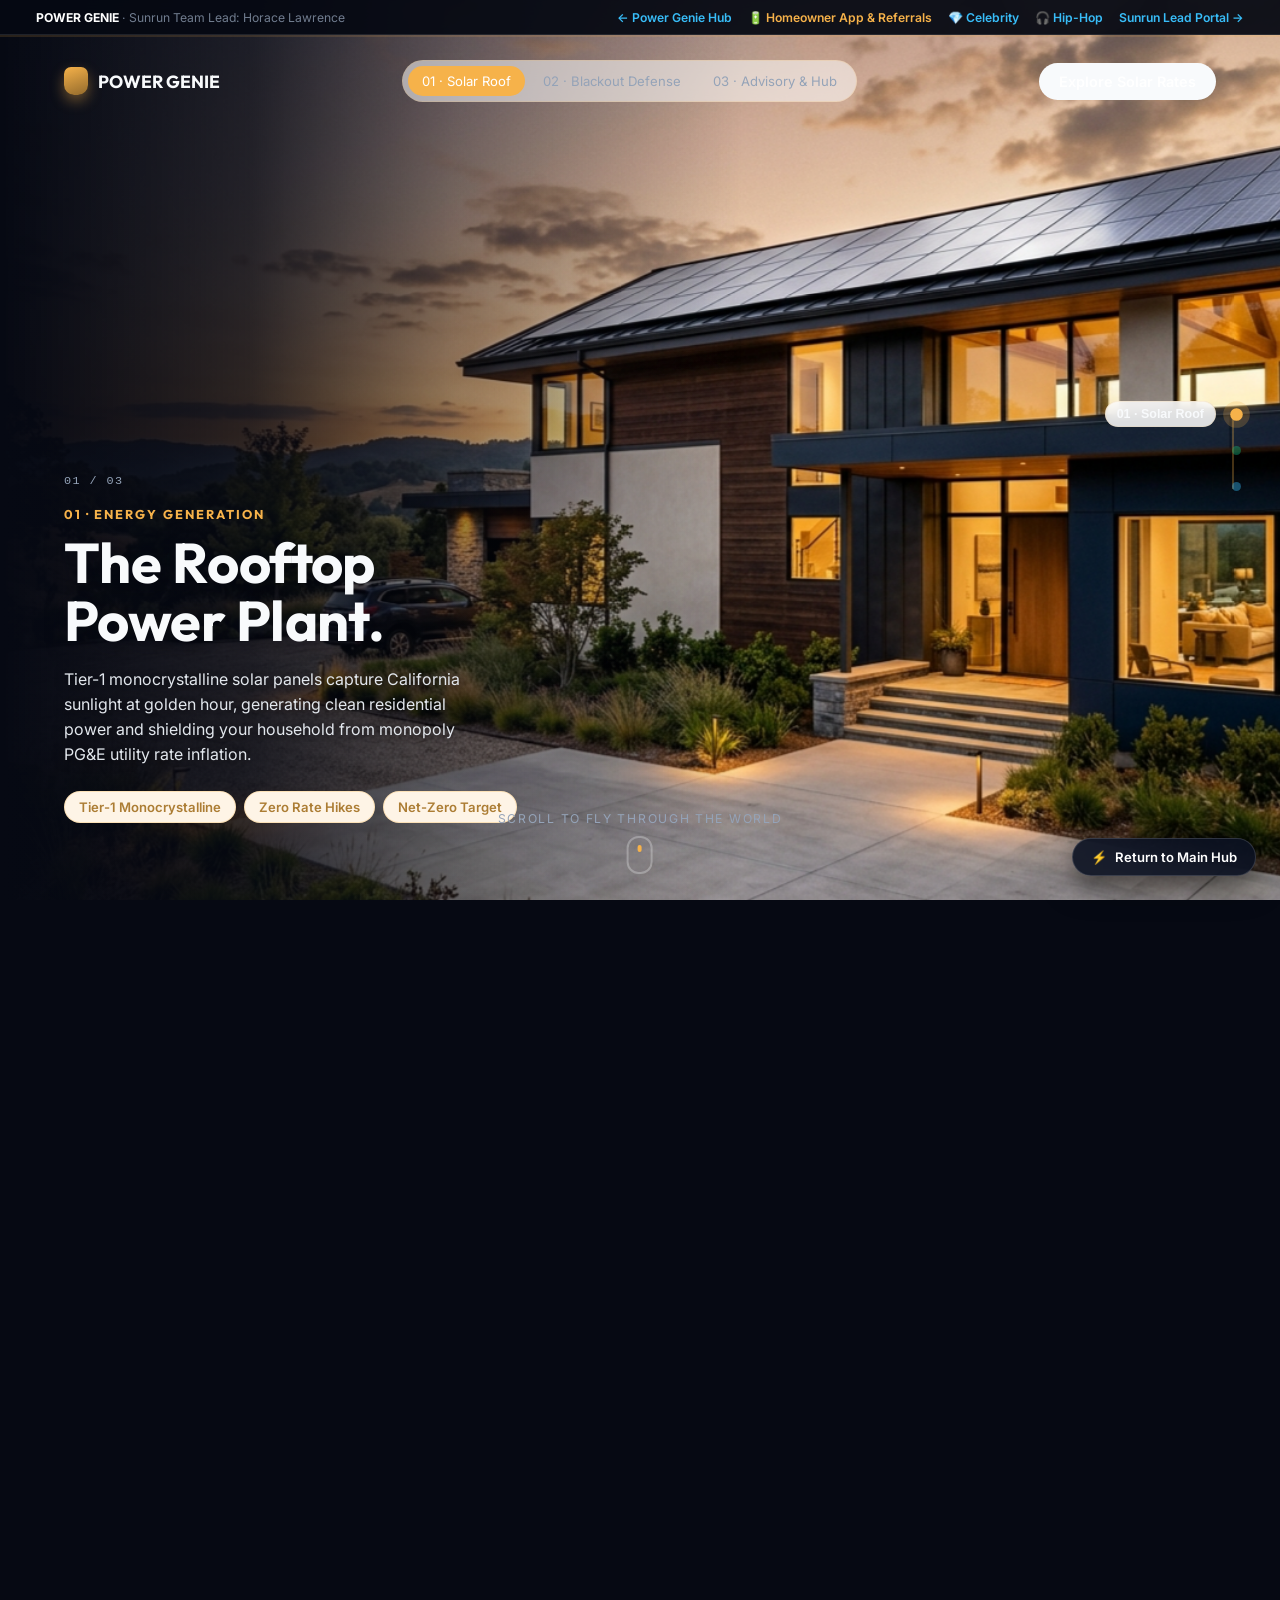
<file: scroll-world.html>
<!doctype html>
<html lang="en">
<head>
  <meta charset="utf-8" />
  <meta name="viewport" content="width=device-width, initial-scale=1, viewport-fit=cover" />
  <title>Power Genie × Scroll-World — 1080p Continuous Flight</title>
  <meta name="description" content="An interactive scroll-scrubbed 1080p continuous camera flight through residential solar generation, battery blackout islanding, and Horace Lawrence advisory." />
  <meta name="theme-color" content="#060913" />

  <!-- Favicon -->
  <link rel="icon" href="data:image/svg+xml,<svg xmlns=%22http://www.w3.org/2000/svg%22 viewBox=%220 0 100 100%22><text y=%22.9em%22 font-size=%2290%22>⚡</text></svg>">

  <!-- Fonts -->
  <link rel="preconnect" href="https://fonts.googleapis.com">
  <link rel="preconnect" href="https://fonts.gstatic.com" crossorigin>
  <link href="https://fonts.googleapis.com/css2?family=Inter:wght@300;400;500;600;700;800&family=Outfit:wght@600;700;800&display=swap" rel="stylesheet">

  <!-- Centralized Power Genie Config -->
  <script type="module" src="assets/config.js"></script>

  <!-- Analytics: Replace with production tracker when ready -->

  <style>
    :root, .sw-root {
      --sw-bg: #060913;
      --sw-ink: #f8fafc;
      --sw-ink-soft: #94a3b8;
      --sw-accent: #f6b24a;
      --sw-font-display: 'Outfit', 'Inter', -apple-system, BlinkMacSystemFont, sans-serif;
      --sw-font-body: 'Inter', -apple-system, BlinkMacSystemFont, sans-serif;
    }

    body {
      background-color: var(--sw-bg);
      margin: 0;
      color: var(--sw-ink);
      font-family: var(--sw-font-body);
      overflow-x: hidden;
    }

    /* Fixed Top Compliance Bar */
    .sunrun-banner {
      position: fixed;
      top: 0;
      left: 0;
      right: 0;
      height: 34px;
      background: rgba(6, 9, 19, 0.94);
      backdrop-filter: blur(14px);
      -webkit-backdrop-filter: blur(14px);
      border-bottom: 1px solid rgba(255, 255, 255, 0.1);
      z-index: 100;
      display: flex;
      align-items: center;
      justify-content: space-between;
      padding: 0 clamp(16px, 4vw, 36px);
      font-size: 0.76rem;
      color: #94a3b8;
    }

    .sunrun-banner a {
      color: #38bdf8;
      text-decoration: none;
      font-weight: 600;
      transition: color 0.2s ease;
    }

    .sunrun-banner a:hover {
      color: #f6b24a;
      text-decoration: underline;
    }

    /* Offset topbar & scrollbar for banner */
    .sw-topbar {
      top: 34px !important;
    }

    .sw-scrollbar {
      top: 34px !important;
    }

    /* Custom button styling */
    .sw-btn--primary {
      background: linear-gradient(135deg, #f6b24a 0%, #ea580c 100%) !important;
      color: #060913 !important;
      font-weight: 700 !important;
      border-radius: 12px !important;
      box-shadow: 0 4px 20px rgba(246, 178, 74, 0.45) !important;
      text-decoration: none !important;
      transition: all 0.2s ease !important;
    }

    .sw-btn--primary:hover {
      transform: translateY(-2px) !important;
      box-shadow: 0 6px 26px rgba(246, 178, 74, 0.65) !important;
      filter: brightness(1.08) !important;
    }

    .sw-btn--ghost {
      border-color: rgba(255, 255, 255, 0.25) !important;
      color: #ffffff !important;
      background: rgba(255, 255, 255, 0.06) !important;
      border-radius: 12px !important;
      text-decoration: none !important;
      transition: all 0.2s ease !important;
    }

    .sw-btn--ghost:hover {
      background: rgba(255, 255, 255, 0.15) !important;
      transform: translateY(-2px) !important;
    }

    /* Fixed Exit Button */
    .exit-hub-btn {
      position: fixed;
      bottom: 24px;
      right: 24px;
      z-index: 90;
      background: rgba(11, 17, 34, 0.9);
      backdrop-filter: blur(14px);
      -webkit-backdrop-filter: blur(14px);
      border: 1px solid rgba(255, 255, 255, 0.15);
      color: #ffffff;
      padding: 10px 18px;
      border-radius: 999px;
      text-decoration: none;
      font-size: 0.82rem;
      font-weight: 600;
      display: flex;
      align-items: center;
      gap: 8px;
      box-shadow: 0 10px 30px rgba(0, 0, 0, 0.6);
      transition: all 0.2s ease;
    }

    .exit-hub-btn:hover {
      background: rgba(246, 178, 74, 0.15);
      border-color: #f6b24a;
      color: #f6b24a;
      transform: translateY(-2px);
    }
  </style>
</head>
<body>
  <!-- Fixed Top Compliance Bar -->
  <header class="sunrun-banner">
    <div>
      <span style="color:#ffffff; font-weight:700;">POWER GENIE</span>
      <span style="opacity:0.75;"> · Sunrun Team Lead: Horace Lawrence</span>
    </div>
    <div style="display:flex; gap:16px; align-items:center;">
      <a href="index.html">← Power Genie Hub</a>
      <a href="homeowner-app.html" style="color:#f6b24a;">🔋 Homeowner App & Referrals</a>
      <a href="celebrity-solar.html">💎 Celebrity</a>
      <a href="hip-hop-solar.html">🎧 Hip-Hop</a>
      <a href="https://sunrun.my.salesforce-sites.com/purl/?srep=/powergenie" target="_blank" rel="noopener noreferrer">Sunrun Lead Portal →</a>
    </div>
  </header>

  <div id="top"></div>
  <div id="world"></div>

  <!-- Exit / Return Action -->
  <a href="index.html" class="exit-hub-btn" aria-label="Return to Power Genie homepage">
    <span>⚡</span> Return to Main Hub
  </a>

  <!-- Scroll-World Scrub Engine -->
  <script src="assets/scrub-engine.js"></script>
  <script>
    mountScrollWorld(document.getElementById('world'), {
      brand: { name: 'POWER GENIE', href: 'index.html' },
      cta: { label: 'Explore Solar Rates', href: 'https://sunrun.my.salesforce-sites.com/purl/?srep=/powergenie' },
      hint: 'scroll to fly through the world',
      diveScroll: 1.5,
      connScroll: 1.0,
      atmosphere: true,
      nav: true,
      sections: [
        // Scene 1: Residential Solar Rooftop (1080p Seedance 2.0 Video Dive)
        {
          id: 'generation',
          label: '01 · Solar Roof',
          still: 'assets/powergenie-hero.jpg',
          clip: 'assets/vid/generation.mp4',
          accent: '#f6b24a',
          scroll: 1.6,
          linger: 0.45,
          eyebrow: '01 · Energy Generation',
          title: 'The Rooftop Power Plant.',
          body: 'Tier-1 monocrystalline solar panels capture California sunlight at golden hour, generating clean residential power and shielding your household from monopoly PG&E utility rate inflation.',
          tags: ['Tier-1 Monocrystalline', 'Zero Rate Hikes', 'Net-Zero Target']
        },

        // Scene 2: Home Battery & Blackout Defense (1080p Frame-Locked Seam)
        {
          id: 'battery',
          label: '02 · Blackout Defense',
          still: 'assets/powered-reveal.jpg',
          clip: 'assets/vid/battery.mp4',
          accent: '#10b981',
          scroll: 1.6,
          linger: 0.45,
          eyebrow: '02 · Resilience & Storage',
          title: 'Sub-10ms Islanding Defense.',
          body: 'Intelligent Sunrun Shift and Tesla Powerwall storage automatically island critical circuits in milliseconds when the utility grid goes down, powering refrigeration, lighting, and communications.',
          tags: ['Sub-10ms Islanding', 'Whole-Home Backup', 'Storm Watch Mode']
        },

        // Scene 3: Connected Brand Pavilions & Horace Lawrence Finale (1080p Panoramic Rise)
        {
          id: 'consultation',
          label: '03 · Advisory & Hub',
          still: 'assets/powergenie-consultation.jpg',
          clip: 'assets/vid/consultation.mp4',
          accent: '#38bdf8',
          scroll: 1.8,
          linger: 0.5,
          eyebrow: '03 · Sunrun Advisory & Hub',
          title: 'Horace Lawrence Advisory.',
          body: 'Connect directly with Sunrun Team Lead Horace Lawrence for customized roof irradiance modeling, battery sizing, and utility tariff optimization. Explore curated architectural editions or lock in clean power.',
          tags: ['Horace Lawrence Team Lead', '510-241-7007', 'Bay Area White-Glove'],
          cta: {
            primary: {
              label: 'Lock In Rates on Sunrun →',
              href: 'https://sunrun.my.salesforce-sites.com/purl/?srep=/powergenie'
            },
            secondary: {
              label: 'Call Horace: 510-241-7007',
              href: 'tel:5102417007'
            }
          }
        }
      ]
    });
  </script>
</body>
</html>
</file>
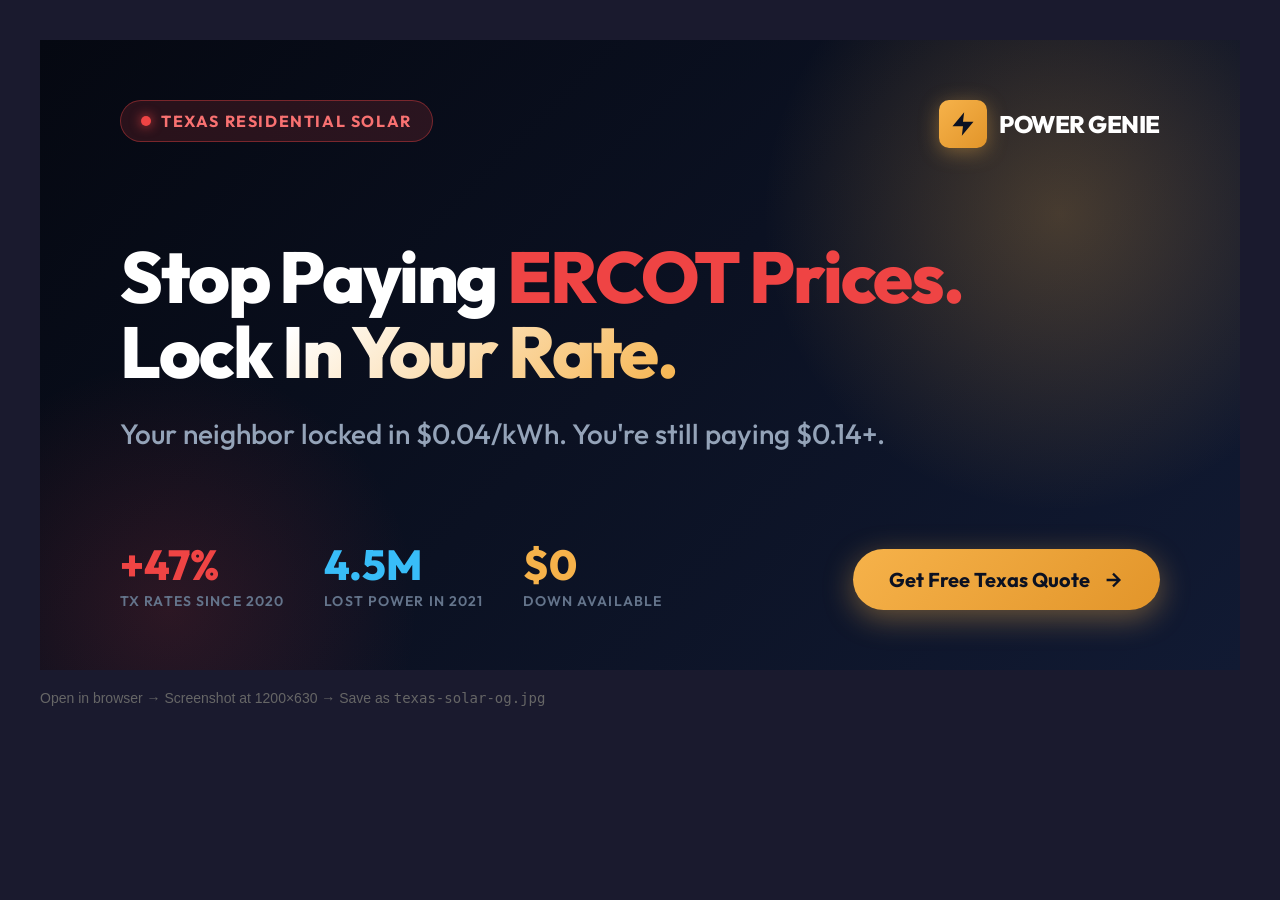
<file: assets/texas-solar-og.html>
<!DOCTYPE html>
<html lang="en">
<head>
  <meta charset="utf-8">
  <title>Texas Solar OG Image</title>
  <link href="https://fonts.googleapis.com/css2?family=Outfit:wght@700;800&display=swap" rel="stylesheet">
  <style>
    * { margin: 0; padding: 0; box-sizing: border-box; }

    .og-canvas {
      width: 1200px;
      height: 630px;
      background: linear-gradient(135deg, #050811 0%, #0b1122 50%, #111a33 100%);
      position: relative;
      overflow: hidden;
      font-family: 'Outfit', sans-serif;
    }

    /* Background glow effects */
    .og-canvas::before {
      content: '';
      position: absolute;
      top: -20%;
      right: -10%;
      width: 600px;
      height: 600px;
      background: radial-gradient(circle, rgba(246, 178, 74, 0.25) 0%, transparent 70%);
      pointer-events: none;
    }

    .og-canvas::after {
      content: '';
      position: absolute;
      bottom: -30%;
      left: -10%;
      width: 500px;
      height: 500px;
      background: radial-gradient(circle, rgba(239, 68, 68, 0.15) 0%, transparent 70%);
      pointer-events: none;
    }

    .og-content {
      position: relative;
      z-index: 1;
      height: 100%;
      padding: 60px 80px;
      display: flex;
      flex-direction: column;
      justify-content: space-between;
    }

    .og-top {
      display: flex;
      justify-content: space-between;
      align-items: flex-start;
    }

    .og-badge {
      display: inline-flex;
      align-items: center;
      gap: 10px;
      background: rgba(239, 68, 68, 0.15);
      border: 1px solid rgba(239, 68, 68, 0.4);
      padding: 10px 20px;
      border-radius: 50px;
      color: #f87171;
      font-size: 16px;
      font-weight: 700;
      letter-spacing: 0.1em;
      text-transform: uppercase;
    }

    .og-badge .dot {
      width: 10px;
      height: 10px;
      border-radius: 50%;
      background: #ef4444;
      box-shadow: 0 0 12px #ef4444;
    }

    .og-logo {
      display: flex;
      align-items: center;
      gap: 12px;
    }

    .og-logo-icon {
      width: 48px;
      height: 48px;
      background: linear-gradient(135deg, #f6b24a, #e2952a);
      border-radius: 10px;
      display: flex;
      align-items: center;
      justify-content: center;
      box-shadow: 0 4px 20px rgba(246, 178, 74, 0.4);
    }

    .og-logo-icon svg {
      width: 28px;
      height: 28px;
      fill: #0b1122;
    }

    .og-logo-text {
      font-size: 24px;
      font-weight: 800;
      color: #ffffff;
      letter-spacing: -0.02em;
    }

    .og-main {
      flex: 1;
      display: flex;
      flex-direction: column;
      justify-content: center;
      max-width: 900px;
    }

    .og-headline {
      font-size: 72px;
      font-weight: 800;
      line-height: 1.05;
      letter-spacing: -0.03em;
      color: #ffffff;
      margin-bottom: 24px;
    }

    .og-headline .red {
      color: #ef4444;
    }

    .og-headline .gold {
      background: linear-gradient(135deg, #ffffff 30%, #f6b24a 100%);
      -webkit-background-clip: text;
      -webkit-text-fill-color: transparent;
    }

    .og-subhead {
      font-size: 28px;
      color: #94a3b8;
      font-weight: 500;
      line-height: 1.4;
    }

    .og-bottom {
      display: flex;
      justify-content: space-between;
      align-items: flex-end;
    }

    .og-stats {
      display: flex;
      gap: 40px;
    }

    .og-stat {
      text-align: left;
    }

    .og-stat-value {
      font-size: 42px;
      font-weight: 800;
      color: #f6b24a;
      line-height: 1;
    }

    .og-stat-value.red {
      color: #ef4444;
    }

    .og-stat-value.cyan {
      color: #38bdf8;
    }

    .og-stat-label {
      font-size: 14px;
      color: #64748b;
      font-weight: 600;
      text-transform: uppercase;
      letter-spacing: 0.08em;
      margin-top: 6px;
    }

    .og-cta {
      display: inline-flex;
      align-items: center;
      gap: 12px;
      background: linear-gradient(135deg, #f6b24a, #e2952a);
      color: #0b1122;
      padding: 18px 36px;
      border-radius: 50px;
      font-size: 20px;
      font-weight: 700;
      box-shadow: 0 8px 30px rgba(246, 178, 74, 0.4);
    }

    .og-cta svg {
      width: 22px;
      height: 22px;
      stroke: currentColor;
      stroke-width: 2.5;
      fill: none;
    }
  </style>
</head>
<body style="margin: 0; padding: 40px; background: #1a1a2e;">
  <div class="og-canvas">
    <div class="og-content">
      <div class="og-top">
        <div class="og-badge">
          <span class="dot"></span>
          Texas Residential Solar
        </div>
        <div class="og-logo">
          <div class="og-logo-icon">
            <svg viewBox="0 0 24 24"><path d="M13 2L3 14h9l-1 8 10-12h-9l1-8z"/></svg>
          </div>
          <span class="og-logo-text">POWER GENIE</span>
        </div>
      </div>

      <div class="og-main">
        <h1 class="og-headline">
          Stop Paying <span class="red">ERCOT Prices.</span><br>
          <span class="gold">Lock In Your Rate.</span>
        </h1>
        <p class="og-subhead">
          Your neighbor locked in $0.04/kWh. You're still paying $0.14+.
        </p>
      </div>

      <div class="og-bottom">
        <div class="og-stats">
          <div class="og-stat">
            <div class="og-stat-value red">+47%</div>
            <div class="og-stat-label">TX Rates Since 2020</div>
          </div>
          <div class="og-stat">
            <div class="og-stat-value cyan">4.5M</div>
            <div class="og-stat-label">Lost Power in 2021</div>
          </div>
          <div class="og-stat">
            <div class="og-stat-value">$0</div>
            <div class="og-stat-label">Down Available</div>
          </div>
        </div>
        <div class="og-cta">
          Get Free Texas Quote
          <svg viewBox="0 0 24 24"><path d="M5 12h14M12 5l7 7-7 7"/></svg>
        </div>
      </div>
    </div>
  </div>

  <p style="color: #666; margin-top: 20px; font-family: sans-serif; font-size: 14px;">
    Open in browser → Screenshot at 1200×630 → Save as <code>texas-solar-og.jpg</code>
  </p>
</body>
</html>
</file>
<file: assets/powergenie.css>
/* ==========================================================================
   POWER GENIE DESIGN SYSTEM & STYLESHEET
   Curated themes for Power Genie, Celebrity Solar, Hip-Hop Solar & Gas-Genie
   ========================================================================== */

/* Google Fonts with display=swap for better loading performance */
@import url('https://fonts.googleapis.com/css2?family=Outfit:wght@400;500;600;700;800&family=Plus+Jakarta+Sans:wght@400;500;600;700&family=Space+Grotesk:wght@500;700&display=swap');

:root {
  /* Power Genie Core Colors */
  --bg-deep: #050811;
  --bg-surface: #0b1122;
  --bg-elevated: #111a33;
  --bg-glass: rgba(11, 17, 34, 0.75);
  --border-subtle: rgba(255, 255, 255, 0.08);
  --border-highlight: rgba(246, 178, 74, 0.35);

  --solar-gold: #f6b24a;
  --solar-amber: #e2952a;
  --solar-glow: rgba(246, 178, 74, 0.28);
  --solar-blue: #0ea5e9;
  --electric-cyan: #38bdf8;
  
  --text-main: #f8fafc;
  --text-muted: #94a3b8;
  --text-dim: #64748b;

  /* Typography */
  --font-display: 'Outfit', -apple-system, BlinkMacSystemFont, sans-serif;
  --font-sans: 'Plus Jakarta Sans', -apple-system, BlinkMacSystemFont, sans-serif;
  --font-mono: 'Space Grotesk', monospace;

  /* Layout */
  --max-width: 1240px;
  --pad-x: clamp(18px, 4.5vw, 40px);
  --pad-y: clamp(60px, 9vw, 120px);
  --radius-sm: 8px;
  --radius-md: 14px;
  --radius-lg: 24px;
  --radius-full: 9999px;

  /* Transitions */
  --ease-spring: cubic-bezier(0.16, 1, 0.3, 1);
  --ease-smooth: cubic-bezier(0.4, 0, 0.2, 1);

  /* Modern Web Theming */
  accent-color: var(--solar-gold);
  --scrollbar-thumb: rgba(246, 178, 74, 0.45);
  --scrollbar-track: rgba(11, 17, 34, 0.85);
}

/* Base Reset */
*, *::before, *::after {
  box-sizing: border-box;
  margin: 0;
  padding: 0;
}

html {
  color-scheme: dark;
  background-color: var(--bg-deep);
  accent-color: var(--solar-gold);
  scrollbar-color: var(--scrollbar-thumb) var(--scrollbar-track);
  scrollbar-width: thin;
  overflow-x: clip;
}

/* Section scroll anchor offset for smooth navigation */
:target {
  scroll-margin-top: 92px;
}

/* Legacy scrollbar fallback for WebKit/Blink browsers without standard scrollbar-color */
@supports not (scrollbar-color: auto) {
  ::-webkit-scrollbar {
    width: 10px;
    height: 10px;
  }
  ::-webkit-scrollbar-thumb {
    background: var(--scrollbar-thumb);
    border-radius: 9999px;
  }
  ::-webkit-scrollbar-track {
    background: var(--scrollbar-track);
  }
}

/* Custom Highlight Selection */
::selection {
  background-color: var(--solar-gold);
  color: #050811;
}

body {
  font-family: var(--font-sans);
  background-color: var(--bg-deep);
  color: var(--text-main);
  line-height: 1.6;
  -webkit-font-smoothing: antialiased;
  overflow-x: clip;
  position: relative;
  overflow-wrap: break-word;
}

/* Modern Typography & Text Wrapping Guidelines */
h1, h2, h3, h4, h5, h6,
.hero-title,
.section-title {
  text-wrap: balance;
}

p,
blockquote,
li,
.hero-subtitle,
.section-desc {
  text-wrap: pretty;
}

.hero-subtitle,
.section-desc {
  max-width: 75ch;
}

/* Form Controls & Accessible Validity States */
input, select, textarea {
  accent-color: var(--solar-gold);
}

input:user-invalid, textarea:user-invalid, select:user-invalid {
  border-color: #ef4444 !important;
  outline-color: #ef4444 !important;
}

input:user-valid, textarea:user-valid, select:user-valid {
  border-color: rgba(34, 197, 94, 0.45);
}

img, video {
  max-width: 100%;
  height: auto;
  display: block;
}

a {
  color: inherit;
  text-decoration: none;
}

button {
  font-family: inherit;
  cursor: pointer;
  border: none;
  background: none;
}

/* Focus-visible states for keyboard accessibility */
a:focus-visible,
button:focus-visible,
input:focus-visible,
select:focus-visible,
textarea:focus-visible,
[tabindex]:focus-visible {
  outline: 2px solid var(--solar-gold);
  outline-offset: 2px;
}

/* Remove default focus ring on mouse click */
:focus:not(:focus-visible) {
  outline: none;
}

/* Dashboard Quick Access Cards */
.dash-card:hover {
  transform: translateY(-2px);
  background: rgba(246, 178, 74, 0.12) !important;
  border-color: rgba(246, 178, 74, 0.4) !important;
  box-shadow: 0 4px 12px rgba(246, 178, 74, 0.15);
}

.dash-card:focus-visible {
  outline: 2px solid var(--solar-gold);
  outline-offset: 2px;
}

.dashboard-nav {
  background: rgba(5, 8, 17, 0.6);
  backdrop-filter: blur(8px);
}

/* Visually Hidden */
.sr-only {
  position: absolute;
  width: 1px;
  height: 1px;
  padding: 0;
  margin: -1px;
  overflow: hidden;
  clip: rect(0, 0, 0, 0);
  white-space: nowrap;
  border-width: 0;
}

/* Background Atmosphere */
.page-bg-glow {
  position: fixed;
  inset: 0;
  pointer-events: none;
  z-index: 0;
  transform: translateZ(0);
  will-change: transform;
  backface-visibility: hidden;
  background:
    radial-gradient(circle at 50% -10%, rgba(246, 178, 74, 0.12) 0%, transparent 50%),
    radial-gradient(circle at 10% 40%, rgba(14, 165, 233, 0.08) 0%, transparent 45%),
    radial-gradient(circle at 90% 70%, rgba(246, 178, 74, 0.06) 0%, transparent 40%);
}

.content-layer {
  position: relative;
  z-index: 1;
}

/* Container */
.container {
  width: 100%;
  max-width: var(--max-width);
  margin-left: auto;
  margin-right: auto;
  padding-left: var(--pad-x);
  padding-right: var(--pad-x);
}

/* Header & Navigation */
.site-header {
  position: sticky;
  top: 0;
  z-index: 100;
  background: rgba(5, 8, 17, 0.9);
  backdrop-filter: blur(16px);
  -webkit-backdrop-filter: blur(16px);
  border-bottom: 1px solid var(--border-subtle);
  transform: translateZ(0);
  transition: background-color 0.2s ease, border-color 0.2s ease;
}

.header-inner {
  display: flex;
  align-items: center;
  justify-content: space-between;
  height: 76px;
  gap: 20px;
}

.brand-group {
  display: flex;
  align-items: center;
  gap: 12px;
}

.brand-logo {
  display: flex;
  align-items: center;
  gap: 10px;
  font-family: var(--font-display);
  font-weight: 800;
  font-size: 1.35rem;
  letter-spacing: -0.02em;
  color: #ffffff;
}

.brand-icon {
  width: 38px;
  height: 38px;
  border-radius: var(--radius-sm);
  background: linear-gradient(135deg, var(--solar-gold), var(--solar-amber));
  display: grid;
  place-items: center;
  color: #0b1122;
  box-shadow: 0 4px 18px var(--solar-glow);
}

.brand-icon svg {
  width: 22px;
  height: 22px;
  fill: currentColor;
}

.ecosystem-badge {
  display: inline-flex;
  align-items: center;
  gap: 6px;
  font-size: 0.72rem;
  font-weight: 700;
  letter-spacing: 0.12em;
  text-transform: uppercase;
  padding: 4px 10px;
  border-radius: var(--radius-full);
  background: rgba(246, 178, 74, 0.14);
  color: var(--solar-gold);
  border: 1px solid rgba(246, 178, 74, 0.25);
}

/* Nav Links & Ecosystem Switcher */
.nav-links {
  display: flex;
  align-items: center;
  gap: 6px;
}

.nav-link {
  font-size: 0.92rem;
  font-weight: 600;
  color: var(--text-muted);
  padding: 8px 14px;
  border-radius: var(--radius-full);
  transition: all 0.2s var(--ease-smooth);
  display: inline-flex;
  align-items: center;
  gap: 6px;
}

.nav-link:hover, .nav-link.active {
  color: #ffffff;
  background: rgba(255, 255, 255, 0.06);
}

.nav-link.active {
  color: var(--solar-gold);
  background: rgba(246, 178, 74, 0.1);
  border: 1px solid rgba(246, 178, 74, 0.2);
}

.header-cta-group {
  display: flex;
  align-items: center;
  gap: 12px;
}

/* Buttons */
.btn {
  display: inline-flex;
  align-items: center;
  justify-content: center;
  gap: 10px;
  font-family: var(--font-sans);
  font-size: 0.95rem;
  font-weight: 700;
  padding: 12px 24px;
  border-radius: var(--radius-full);
  transition: all 0.25s var(--ease-spring);
  white-space: nowrap;
  position: relative;
  overflow: hidden;
}

.btn-primary {
  background: linear-gradient(135deg, var(--solar-gold), var(--solar-amber));
  color: #120c02;
  box-shadow: 0 4px 20px var(--solar-glow);
}

.btn-primary:hover {
  transform: translateY(-2px);
  box-shadow: 0 8px 28px rgba(246, 178, 74, 0.45);
  background: linear-gradient(135deg, #ffd073, #e2952a);
}

.btn-primary:active {
  transform: translateY(0);
}

.btn-secondary {
  background: rgba(255, 255, 255, 0.06);
  color: #ffffff;
  border: 1px solid var(--border-subtle);
  backdrop-filter: blur(8px);
}

.btn-secondary:hover {
  background: rgba(255, 255, 255, 0.12);
  border-color: rgba(255, 255, 255, 0.2);
  transform: translateY(-2px);
}

.btn-luxury {
  background: linear-gradient(135deg, #dfba73, #b88a38);
  color: #0b0c10;
  box-shadow: 0 4px 24px rgba(223, 186, 115, 0.3);
}

.btn-luxury:hover {
  transform: translateY(-2px);
  box-shadow: 0 8px 32px rgba(223, 186, 115, 0.5);
}

.btn-culture {
  background: linear-gradient(135deg, #ffb703, #fb8500);
  color: #08080a;
  font-weight: 800;
  text-transform: uppercase;
  letter-spacing: 0.04em;
  box-shadow: 0 4px 24px rgba(255, 183, 3, 0.35);
}

.btn-culture:hover {
  transform: translateY(-2px);
  box-shadow: 0 8px 32px rgba(255, 183, 3, 0.55);
}

.btn-outline {
  background: transparent;
  color: #ffffff;
  border: 1px solid rgba(255, 255, 255, 0.2);
}

.btn-outline:hover {
  background: rgba(255, 255, 255, 0.08);
  border-color: #ffffff;
}

.btn-sm {
  padding: 8px 18px;
  font-size: 0.85rem;
}

.btn-lg {
  padding: 16px 36px;
  font-size: 1.05rem;
}

/* Mobile Toggle */
.mobile-nav-toggle {
  display: none;
  width: 44px;
  height: 44px;
  border-radius: var(--radius-sm);
  background: rgba(255, 255, 255, 0.05);
  border: 1px solid var(--border-subtle);
  color: #ffffff;
  place-items: center;
}

/* Hero Section */
.hero-section {
  padding-top: clamp(40px, 6vw, 80px);
  padding-bottom: clamp(60px, 8vw, 100px);
  position: relative;
}

.hero-layout {
  display: grid;
  grid-template-columns: 1.1fr 1fr;
  gap: clamp(36px, 6vw, 64px);
  align-items: center;
}

.hero-copy {
  max-width: 620px;
}

.hero-tag {
  display: inline-flex;
  align-items: center;
  gap: 8px;
  font-size: 0.82rem;
  font-weight: 700;
  letter-spacing: 0.1em;
  text-transform: uppercase;
  color: var(--solar-gold);
  background: rgba(246, 178, 74, 0.1);
  border: 1px solid rgba(246, 178, 74, 0.25);
  padding: 6px 14px;
  border-radius: var(--radius-full);
  margin-bottom: 20px;
}

.hero-tag .dot {
  width: 8px;
  height: 8px;
  border-radius: 50%;
  background: var(--solar-gold);
  box-shadow: 0 0 10px var(--solar-gold);
  animation: pulse-ring 2s infinite;
}

@keyframes pulse-ring {
  0% { transform: scale(0.95); box-shadow: 0 0 0 0 rgba(246, 178, 74, 0.7); }
  70% { transform: scale(1); box-shadow: 0 0 0 8px rgba(246, 178, 74, 0); }
  100% { transform: scale(0.95); box-shadow: 0 0 0 0 rgba(246, 178, 74, 0); }
}

.hero-title {
  font-family: var(--font-display);
  font-size: clamp(2.4rem, 4.8vw, 4.2rem);
  font-weight: 800;
  line-height: 1.08;
  letter-spacing: -0.03em;
  color: #ffffff;
  margin-bottom: 20px;
}

.hero-title .gradient-text {
  background: linear-gradient(135deg, #ffffff 30%, var(--solar-gold) 100%);
  -webkit-background-clip: text;
  -webkit-text-fill-color: transparent;
}

.hero-subtitle {
  font-size: clamp(1.05rem, 1.8vw, 1.25rem);
  color: var(--text-muted);
  line-height: 1.6;
  margin-bottom: 32px;
}

.hero-actions {
  display: flex;
  align-items: center;
  gap: 16px;
  flex-wrap: wrap;
  margin-bottom: 36px;
}

.hero-trust-row {
  display: flex;
  align-items: center;
  gap: 20px;
  padding-top: 24px;
  border-top: 1px solid var(--border-subtle);
}

.trust-item {
  display: flex;
  align-items: center;
  gap: 8px;
  font-size: 0.85rem;
  color: var(--text-muted);
  font-weight: 500;
}

.trust-item svg {
  width: 18px;
  height: 18px;
  color: var(--solar-gold);
  flex-shrink: 0;
}

/* Interactive House Reveal Card */
.interactive-reveal-card {
  position: relative;
  border-radius: var(--radius-lg);
  overflow: hidden;
  border: 1px solid var(--border-subtle);
  background: #040915;
  box-shadow: 0 24px 60px rgba(0, 0, 0, 0.6);
  aspect-ratio: 16 / 10;
  cursor: crosshair;
  touch-action: pan-y;
  --mask-x: 50%;
  --mask-y: 50%;
  --mask-r: 140px;
}

.reveal-layer {
  position: absolute;
  inset: 0;
  width: 100%;
  height: 100%;
  object-fit: cover;
  user-select: none;
  pointer-events: none;
}

.reveal-underneath {
  z-index: 1;
}

.reveal-front {
  z-index: 2;
  transition: opacity 0.3s ease;
  -webkit-mask-image: radial-gradient(circle var(--mask-r) at var(--mask-x) var(--mask-y), transparent 0%, transparent 45%, #000 85%);
  mask-image: radial-gradient(circle var(--mask-r) at var(--mask-x) var(--mask-y), transparent 0%, transparent 45%, #000 85%);
}

.reveal-overlay-ui {
  position: absolute;
  inset: 0;
  z-index: 5;
  pointer-events: none;
  display: flex;
  flex-direction: column;
  justify-content: space-between;
  padding: 20px;
  background: linear-gradient(180deg, rgba(4,9,21,0.6) 0%, transparent 40%, rgba(4,9,21,0.7) 100%);
}

.reveal-badges {
  display: flex;
  justify-content: space-between;
  align-items: center;
}

.status-indicator {
  display: inline-flex;
  align-items: center;
  gap: 8px;
  padding: 6px 14px;
  border-radius: var(--radius-full);
  background: rgba(11, 17, 34, 0.85);
  backdrop-filter: blur(10px);
  border: 1px solid var(--border-subtle);
  font-size: 0.8rem;
  font-weight: 600;
}

.status-indicator.lit {
  color: var(--solar-gold);
  border-color: rgba(246, 178, 74, 0.3);
}

.status-indicator.blackout {
  color: #f87171;
}

.reveal-hint-pill {
  align-self: center;
  display: inline-flex;
  align-items: center;
  gap: 8px;
  padding: 8px 16px;
  border-radius: var(--radius-full);
  background: rgba(11, 17, 34, 0.9);
  backdrop-filter: blur(12px);
  border: 1px solid var(--border-subtle);
  font-size: 0.82rem;
  color: var(--text-main);
  box-shadow: 0 4px 20px rgba(0,0,0,0.5);
}

.reveal-hint-pill svg {
  width: 16px;
  height: 16px;
  color: var(--solar-gold);
  animation: pulse 1.5s infinite;
}

/* Feature Pillars Section */
.section {
  padding-top: var(--pad-y);
  padding-bottom: var(--pad-y);
  position: relative;
}

.section-header {
  text-align: center;
  max-width: 680px;
  margin: 0 auto clamp(36px, 6vw, 64px);
}

.section-eyebrow {
  font-size: 0.82rem;
  font-weight: 700;
  letter-spacing: 0.14em;
  text-transform: uppercase;
  color: var(--solar-gold);
  margin-bottom: 12px;
  display: block;
}

.section-title {
  font-family: var(--font-display);
  font-size: clamp(2rem, 3.8vw, 3.2rem);
  font-weight: 800;
  letter-spacing: -0.02em;
  line-height: 1.15;
  color: #ffffff;
  margin-bottom: 16px;
}

.section-desc {
  font-size: 1.1rem;
  color: var(--text-muted);
  line-height: 1.6;
}

.pillars-grid {
  display: grid;
  grid-template-columns: repeat(3, 1fr);
  gap: 24px;
}

.pillar-card {
  background: var(--bg-surface);
  border: 1px solid var(--border-subtle);
  border-radius: var(--radius-lg);
  padding: 36px 30px;
  transition: all 0.3s var(--ease-spring);
  position: relative;
  overflow: hidden;
}

.pillar-card::before {
  content: '';
  position: absolute;
  inset: 0;
  background: radial-gradient(circle at top left, rgba(246, 178, 74, 0.08) 0%, transparent 60%);
  opacity: 0;
  transition: opacity 0.3s ease;
}

.pillar-card:hover {
  transform: translateY(-6px);
  border-color: var(--border-highlight);
  box-shadow: 0 20px 40px rgba(0, 0, 0, 0.4);
}

.pillar-card:hover::before {
  opacity: 1;
}

.pillar-icon-box {
  width: 56px;
  height: 56px;
  border-radius: var(--radius-md);
  background: rgba(246, 178, 74, 0.12);
  border: 1px solid rgba(246, 178, 74, 0.22);
  display: grid;
  place-items: center;
  color: var(--solar-gold);
  margin-bottom: 24px;
}

.pillar-icon-box svg {
  width: 28px;
  height: 28px;
}

.pillar-card h3 {
  font-family: var(--font-display);
  font-size: 1.35rem;
  font-weight: 700;
  color: #ffffff;
  margin-bottom: 12px;
}

.pillar-card p {
  color: var(--text-muted);
  font-size: 0.98rem;
  line-height: 1.65;
}

/* Solar Interactive Simulator */
.sim-container {
  background: var(--bg-surface);
  border: 1px solid var(--border-subtle);
  border-radius: var(--radius-lg);
  padding: clamp(28px, 5vw, 48px);
  box-shadow: 0 24px 60px rgba(0, 0, 0, 0.5);
  margin-top: 40px;
}

.sim-grid {
  display: grid;
  grid-template-columns: repeat(3, 1fr);
  gap: 24px;
  margin-top: 32px;
  margin-bottom: 32px;
}

.sim-metric-card {
  background: rgba(5, 8, 17, 0.6);
  border: 1px solid var(--border-subtle);
  border-radius: var(--radius-md);
  padding: 24px;
}

.sim-metric-label {
  font-size: 0.85rem;
  color: var(--text-muted);
  font-weight: 600;
  display: flex;
  align-items: center;
  gap: 8px;
  margin-bottom: 12px;
}

.sim-metric-value {
  font-family: var(--font-display);
  font-size: 2.2rem;
  font-weight: 800;
  color: #ffffff;
  line-height: 1;
  margin-bottom: 8px;
}

.sim-metric-sub {
  font-size: 0.82rem;
  color: var(--text-dim);
}

.sim-slider-wrap {
  margin-top: 16px;
}

.sim-slider {
  width: 100%;
  height: 8px;
  border-radius: 999px;
  background: rgba(255, 255, 255, 0.1);
  outline: none;
  -webkit-appearance: none;
  cursor: pointer;
}

.sim-slider::-webkit-slider-thumb {
  -webkit-appearance: none;
  appearance: none;
  width: 22px;
  height: 22px;
  border-radius: 50%;
  background: var(--solar-gold);
  box-shadow: 0 0 12px var(--solar-gold);
  cursor: pointer;
}

/* Sub-Brand Ecosystem Showcase */
.ecosystem-grid {
  display: grid;
  grid-template-columns: repeat(3, 1fr);
  gap: 28px;
}

.ecosystem-card {
  border-radius: var(--radius-lg);
  background: var(--bg-surface);
  border: 1px solid var(--border-subtle);
  overflow: hidden;
  display: flex;
  flex-direction: column;
  transition: all 0.35s var(--ease-spring);
  position: relative;
}

.ecosystem-card:hover {
  transform: translateY(-8px);
  box-shadow: 0 24px 50px rgba(0, 0, 0, 0.6);
}

.ecosystem-card.card-celebrity {
  border-color: rgba(223, 186, 115, 0.25);
}

.ecosystem-card.card-celebrity:hover {
  border-color: rgba(223, 186, 115, 0.6);
  box-shadow: 0 24px 50px rgba(223, 186, 115, 0.15);
}

.ecosystem-card.card-hiphop {
  border-color: rgba(255, 183, 3, 0.25);
}

.ecosystem-card.card-hiphop:hover {
  border-color: rgba(255, 183, 3, 0.6);
  box-shadow: 0 24px 50px rgba(255, 183, 3, 0.18);
}

.ecosystem-card.card-gasgenie {
  border-color: rgba(14, 165, 233, 0.25);
}

.ecosystem-card.card-gasgenie:hover {
  border-color: rgba(14, 165, 233, 0.6);
  box-shadow: 0 24px 50px rgba(14, 165, 233, 0.15);
}

.ecosystem-media {
  position: relative;
  aspect-ratio: 16 / 10;
  overflow: hidden;
  background: #020409;
}

.ecosystem-media img {
  width: 100%;
  height: 100%;
  object-fit: cover;
  transition: transform 0.6s var(--ease-spring);
}

.ecosystem-card:hover .ecosystem-media img {
  transform: scale(1.05);
}

.ecosystem-badge-overlay {
  position: absolute;
  top: 16px;
  left: 16px;
  z-index: 2;
  padding: 6px 12px;
  border-radius: var(--radius-full);
  font-size: 0.75rem;
  font-weight: 700;
  letter-spacing: 0.08em;
  text-transform: uppercase;
  backdrop-filter: blur(8px);
}

.badge-luxury {
  background: rgba(11, 14, 20, 0.85);
  color: #dfba73;
  border: 1px solid rgba(223, 186, 115, 0.4);
}

.badge-culture {
  background: rgba(10, 11, 14, 0.85);
  color: #ffb703;
  border: 1px solid rgba(255, 183, 3, 0.4);
}

.badge-pilot {
  background: rgba(7, 14, 28, 0.85);
  color: #38bdf8;
  border: 1px solid rgba(56, 189, 248, 0.4);
}

.ecosystem-body {
  padding: 28px;
  display: flex;
  flex-direction: column;
  flex: 1;
}

.ecosystem-body h3 {
  font-family: var(--font-display);
  font-size: 1.45rem;
  font-weight: 700;
  color: #ffffff;
  margin-bottom: 10px;
}

.ecosystem-body p {
  color: var(--text-muted);
  font-size: 0.95rem;
  line-height: 1.6;
  margin-bottom: 24px;
  flex: 1;
}

.ecosystem-actions {
  display: flex;
  flex-direction: column;
  gap: 12px;
}

.ecosystem-subtext {
  font-size: 0.8rem;
  color: var(--text-dim);
  text-align: center;
}

/* Horace Lawrence Profile Card */
.rep-spotlight-card {
  background: linear-gradient(135deg, rgba(17, 26, 51, 0.7), rgba(11, 17, 34, 0.95));
  border: 1px solid var(--border-subtle);
  border-radius: var(--radius-lg);
  padding: clamp(32px, 6vw, 56px);
  box-shadow: 0 24px 60px rgba(0, 0, 0, 0.4);
  position: relative;
  overflow: hidden;
}

.rep-spotlight-card::after {
  content: '';
  position: absolute;
  top: -50%;
  right: -20%;
  width: 400px;
  height: 400px;
  background: radial-gradient(circle, rgba(246, 178, 74, 0.1) 0%, transparent 70%);
  pointer-events: none;
}

.rep-grid {
  display: grid;
  grid-template-columns: auto 1fr auto;
  gap: 36px;
  align-items: center;
}

.rep-avatar-wrap {
  width: 108px;
  height: 108px;
  border-radius: 50%;
  background: linear-gradient(135deg, var(--solar-gold), var(--solar-blue));
  padding: 3px;
  box-shadow: 0 8px 30px rgba(246, 178, 74, 0.25);
  flex-shrink: 0;
}

.rep-avatar-inner {
  width: 100%;
  height: 100%;
  border-radius: 50%;
  background: #080e1e;
  display: grid;
  place-items: center;
  font-family: var(--font-display);
  font-size: 2.2rem;
  font-weight: 800;
  color: #ffffff;
}

.rep-info h3 {
  font-family: var(--font-display);
  font-size: 1.8rem;
  font-weight: 800;
  color: #ffffff;
  margin-bottom: 4px;
}

.rep-role {
  font-size: 0.95rem;
  font-weight: 600;
  color: var(--solar-gold);
  margin-bottom: 14px;
}

.rep-quote {
  font-size: 1rem;
  color: var(--text-muted);
  font-style: italic;
  line-height: 1.6;
  max-width: 620px;
}

.rep-contact-links {
  display: flex;
  flex-direction: column;
  gap: 12px;
  align-items: flex-start;
}

.rep-contact-btn {
  display: inline-flex;
  align-items: center;
  gap: 10px;
  padding: 10px 18px;
  border-radius: var(--radius-full);
  background: rgba(255, 255, 255, 0.05);
  border: 1px solid var(--border-subtle);
  color: #ffffff;
  font-size: 0.92rem;
  font-weight: 600;
  transition: all 0.2s ease;
  white-space: nowrap;
}

.rep-contact-btn:hover {
  background: rgba(255, 255, 255, 0.12);
  border-color: var(--solar-gold);
  color: var(--solar-gold);
}

.rep-contact-btn svg {
  width: 16px;
  height: 16px;
}

/* FAQ Accordion */
.faq-grid {
  display: grid;
  grid-template-columns: 1fr 1fr;
  gap: 20px;
}

.faq-item {
  background: var(--bg-surface);
  border: 1px solid var(--border-subtle);
  border-radius: var(--radius-md);
  padding: 24px;
}

.faq-item h4 {
  font-size: 1.1rem;
  font-weight: 700;
  color: #ffffff;
  margin-bottom: 10px;
}

.faq-item p {
  color: var(--text-muted);
  font-size: 0.92rem;
  line-height: 1.6;
}

/* Footer & Disclaimers */
.site-footer {
  background: #020409;
  border-top: 1px solid var(--border-subtle);
  padding-top: clamp(60px, 8vw, 90px);
  padding-bottom: 40px;
}

.footer-top {
  display: grid;
  grid-template-columns: 1.5fr 1fr 1fr 1fr;
  gap: 40px;
  margin-bottom: 48px;
}

.footer-brand-col p {
  color: var(--text-muted);
  font-size: 0.92rem;
  margin-top: 14px;
  max-width: 320px;
}

.footer-col h4 {
  font-size: 0.85rem;
  font-weight: 700;
  letter-spacing: 0.1em;
  text-transform: uppercase;
  color: #ffffff;
  margin-bottom: 18px;
}

.footer-col ul {
  list-style: none;
  display: flex;
  flex-direction: column;
  gap: 12px;
}

.footer-col a {
  color: var(--text-muted);
  font-size: 0.92rem;
  transition: color 0.2s ease;
}

.footer-col a:hover {
  color: var(--solar-gold);
}

.footer-disclaimer-box {
  background: rgba(255, 255, 255, 0.02);
  border: 1px solid rgba(255, 255, 255, 0.06);
  border-radius: var(--radius-md);
  padding: 20px 24px;
  margin-bottom: 32px;
  font-size: 0.82rem;
  color: var(--text-dim);
  line-height: 1.6;
}

.footer-disclaimer-box strong {
  color: var(--text-muted);
}

.footer-bottom {
  display: flex;
  align-items: center;
  justify-content: space-between;
  padding-top: 24px;
  border-top: 1px solid rgba(255, 255, 255, 0.05);
  font-size: 0.85rem;
  color: var(--text-dim);
  flex-wrap: wrap;
  gap: 16px;
}

/* Mobile Responsiveness */
@media (max-width: 980px) {
  .hero-layout {
    grid-template-columns: 1fr;
  }
  .pillars-grid, .ecosystem-grid {
    grid-template-columns: 1fr;
  }
  .rep-grid {
    grid-template-columns: 1fr;
    text-align: center;
  }
  .rep-avatar-wrap {
    margin: 0 auto;
  }
  .rep-quote {
    margin: 0 auto;
  }
  .rep-contact-links {
    align-items: center;
    flex-direction: row;
    justify-content: center;
    flex-wrap: wrap;
  }
  .footer-top {
    grid-template-columns: 1fr 1fr;
  }
  .sim-grid {
    grid-template-columns: 1fr;
  }
  .faq-grid {
    grid-template-columns: 1fr;
  }
}

@media (max-width: 768px) {
  .nav-links {
    display: none;
  }
  .mobile-nav-toggle {
    display: grid;
  }
  .footer-top {
    grid-template-columns: 1fr;
  }
  .header-cta-group .btn-secondary {
    display: none;
  }
}

/* Reduced Motion Handling */
@media (prefers-reduced-motion: reduce) {
  *, *::before, *::after {
    animation-duration: 0.01ms !important;
    animation-iteration-count: 1 !important;
    transition-duration: 0.01ms !important;
    scroll-behavior: auto !important;
  }
  .reveal-front {
    -webkit-mask-image: none !important;
    mask-image: none !important;
    opacity: 0.5;
  }
}

/* ==========================================================================
   Hero Visual Showcase & View Mode Switcher
   ========================================================================== */
.hero-visual-wrapper {
  display: flex;
  flex-direction: column;
  gap: 12px;
  width: 100%;
}

.hero-view-nav {
  display: inline-flex;
  align-self: flex-start;
  background: rgba(11, 17, 34, 0.85);
  border: 1px solid var(--border-subtle);
  border-radius: var(--radius-full);
  padding: 4px;
  gap: 4px;
  backdrop-filter: blur(12px);
  -webkit-backdrop-filter: blur(12px);
}

.view-tab-btn {
  display: inline-flex;
  align-items: center;
  gap: 8px;
  padding: 8px 16px;
  border-radius: var(--radius-full);
  font-size: 0.82rem;
  font-weight: 600;
  color: var(--text-muted);
  transition: all 0.2s var(--ease-smooth);
}

.view-tab-btn:hover {
  color: var(--text-main);
}

.view-tab-btn.active {
  background: rgba(246, 178, 74, 0.16);
  color: var(--solar-gold);
  border: 1px solid rgba(246, 178, 74, 0.35);
  box-shadow: 0 4px 12px rgba(246, 178, 74, 0.12);
}

.hero-photo-card {
  position: relative;
  border-radius: var(--radius-lg);
  overflow: hidden;
  border: 1px solid var(--border-subtle);
  background: #040915;
  box-shadow: 0 24px 60px rgba(0, 0, 0, 0.6);
  aspect-ratio: 16 / 9;
  transition: transform 0.35s var(--ease-spring), border-color 0.35s ease;
}

.hero-photo-card:hover {
  border-color: rgba(246, 178, 74, 0.3);
  transform: translateY(-2px);
}

.hero-photo-img {
  width: 100%;
  height: 100%;
  object-fit: cover;
  display: block;
}

.hero-photo-overlay {
  position: absolute;
  inset: 0;
  pointer-events: none;
  background: linear-gradient(180deg, transparent 65%, rgba(4, 9, 21, 0.85) 100%);
  display: flex;
  justify-content: space-between;
  align-items: flex-end;
  padding: 20px;
}

.photo-badge {
  display: inline-flex;
  align-items: center;
  gap: 8px;
  padding: 6px 14px;
  border-radius: var(--radius-full);
  background: rgba(5, 8, 17, 0.7);
  border: 1px solid rgba(246, 178, 74, 0.4);
  font-size: 0.8rem;
  font-weight: 600;
  color: var(--solar-gold);
  backdrop-filter: blur(8px);
}

.pulse-dot {
  width: 8px;
  height: 8px;
  border-radius: 50%;
  background: var(--solar-gold);
  box-shadow: 0 0 10px var(--solar-gold);
}

.photo-caption {
  font-size: 0.75rem;
  color: var(--text-dim);
  font-family: var(--font-mono);
}

/* Advisor Consultation Media */
.rep-consultation-media {
  margin-top: 24px;
  border-radius: var(--radius-md);
  overflow: hidden;
  border: 1px solid var(--border-subtle);
  aspect-ratio: 16 / 9;
  max-height: 340px;
  background: #0b1122;
}

.rep-consultation-media img {
  width: 100%;
  height: 100%;
  object-fit: cover;
  transition: transform 0.5s ease;
}

.rep-consultation-media:hover img {
  transform: scale(1.02);
}

/* ==========================================================================
   3 PILLARS OF SOLAR (WHY HOMEOWNERS CHOOSE SOLAR)
   ========================================================================== */
.pillars-grid {
  display: grid;
  grid-template-columns: repeat(auto-fit, minmax(290px, 1fr));
  gap: 24px;
  margin-top: 48px;
}

.pillar-card {
  background: linear-gradient(135deg, rgba(17, 26, 51, 0.75) 0%, rgba(11, 17, 34, 0.95) 100%);
  border: 1px solid var(--border-subtle);
  border-radius: var(--radius-lg);
  padding: clamp(28px, 4.5vw, 40px);
  box-shadow: 0 16px 40px rgba(0, 0, 0, 0.4);
  position: relative;
  overflow: hidden;
  transition: transform 0.35s var(--ease-spring), border-color 0.35s ease, box-shadow 0.35s ease;
  display: flex;
  flex-direction: column;
}

.pillar-card::before {
  content: '';
  position: absolute;
  top: 0;
  left: 0;
  right: 0;
  height: 2px;
  background: linear-gradient(90deg, transparent, var(--solar-gold), transparent);
  opacity: 0;
  transition: opacity 0.3s ease;
}

.pillar-card:hover {
  transform: translateY(-6px);
  border-color: rgba(246, 178, 74, 0.4);
  box-shadow: 0 24px 60px rgba(0, 0, 0, 0.6), 0 0 30px rgba(246, 178, 74, 0.12);
}

.pillar-card:hover::before {
  opacity: 1;
}

.pillar-icon-box {
  width: 54px;
  height: 54px;
  border-radius: var(--radius-md);
  background: rgba(246, 178, 74, 0.12);
  border: 1px solid rgba(246, 178, 74, 0.28);
  color: var(--solar-gold);
  display: flex;
  align-items: center;
  justify-content: center;
  margin-bottom: 24px;
  transition: transform 0.35s var(--ease-spring), box-shadow 0.35s ease;
  flex-shrink: 0;
}

.pillar-icon-box svg {
  width: 26px;
  height: 26px;
}

.pillar-card:hover .pillar-icon-box {
  transform: scale(1.08);
  box-shadow: 0 0 20px rgba(246, 178, 74, 0.3);
}

.pillar-card h3 {
  font-family: var(--font-display);
  font-size: clamp(1.2rem, 2vw, 1.45rem);
  font-weight: 700;
  color: #ffffff;
  margin-bottom: 12px;
  line-height: 1.25;
}

.pillar-card p {
  color: var(--text-muted);
  font-size: 0.95rem;
  line-height: 1.65;
  margin-top: auto;
}

/* ==========================================================================
   SOLAR DAY SIMULATOR
   ========================================================================== */
.sim-container {
  background: radial-gradient(100% 120% at 50% 0%, rgba(14, 165, 233, 0.12) 0%, rgba(11, 17, 34, 0.95) 100%);
  border: 1px solid rgba(56, 189, 248, 0.28);
  border-radius: var(--radius-lg);
  padding: clamp(32px, 5vw, 48px);
  box-shadow: 0 30px 80px rgba(0, 0, 0, 0.55);
  margin-top: 16px;
  position: relative;
  overflow: hidden;
}

.sim-container::before {
  content: '';
  position: absolute;
  top: 0;
  left: 20%;
  right: 20%;
  height: 1px;
  background: linear-gradient(90deg, transparent, var(--electric-cyan), transparent);
}

.sim-slider-wrap {
  margin: 32px 0 28px;
  background: rgba(5, 8, 17, 0.6);
  border: 1px solid var(--border-subtle);
  border-radius: var(--radius-md);
  padding: 24px 28px;
}

.sim-grid {
  display: grid;
  grid-template-columns: repeat(auto-fit, minmax(220px, 1fr));
  gap: 16px;
  margin: 28px 0 24px;
}

.sim-metric-card {
  background: rgba(17, 26, 51, 0.7);
  border: 1px solid var(--border-subtle);
  border-radius: var(--radius-md);
  padding: 22px;
  transition: transform 0.3s ease, border-color 0.3s ease;
}

.sim-metric-card:hover {
  border-color: rgba(56, 189, 248, 0.35);
  transform: translateY(-2px);
}

.sim-metric-label {
  display: flex;
  align-items: center;
  gap: 8px;
  font-size: 0.8rem;
  font-weight: 600;
  text-transform: uppercase;
  letter-spacing: 0.08em;
  color: var(--text-muted);
}

.sim-metric-value {
  font-family: var(--font-display);
  font-size: clamp(1.8rem, 2.8vw, 2.3rem);
  font-weight: 800;
  line-height: 1.15;
  margin: 12px 0 6px;
}

.sim-metric-sub {
  font-size: 0.8rem;
  color: var(--text-dim);
  line-height: 1.4;
}

/* ==========================================================================
   CROSS-BROWSER ACCESSIBLE RANGE SLIDERS (Modern Web Guidance & Baseline)
   ========================================================================== */
.sim-slider,
.calc-slider {
  --slider-track-size: 8px;
  --slider-thumb-size: 26px;
  --slider-track-radius: 999px;
  --slider-thumb-radius: 50%;
  --slider-track-color: rgba(255, 255, 255, 0.12);
  --slider-fill-color: var(--solar-gold);
  --slider-thumb-color: var(--solar-gold);
  --slider-direction: to right;
  --slider-progress: 50%;

  appearance: none;
  -webkit-appearance: none;
  inline-size: 100%;
  width: 100%;
  block-size: 2.75rem; /* Generous accessible touch target >= 44px */
  margin: 0;
  padding: 0;
  border: 0;
  border-radius: 0;
  background: transparent;
  cursor: pointer;
  touch-action: pan-y;
}

.sim-slider {
  --slider-fill-color: var(--electric-cyan);
  --slider-thumb-color: var(--electric-cyan);
}

/* WebKit / Chromium / Safari Track */
.sim-slider::-webkit-slider-runnable-track,
.calc-slider::-webkit-slider-runnable-track {
  block-size: var(--slider-track-size);
  height: var(--slider-track-size);
  border: 0;
  border-radius: var(--slider-track-radius);
  background: linear-gradient(
    var(--slider-direction),
    var(--slider-fill-color) var(--slider-progress),
    var(--slider-track-color) var(--slider-progress)
  );
}

/* WebKit / Chromium / Safari Thumb (Centered using math per guide) */
.sim-slider::-webkit-slider-thumb,
.calc-slider::-webkit-slider-thumb {
  -webkit-appearance: none;
  appearance: none;
  inline-size: var(--slider-thumb-size);
  width: var(--slider-thumb-size);
  block-size: var(--slider-thumb-size);
  height: var(--slider-thumb-size);
  margin-block-start: calc((var(--slider-track-size) - var(--slider-thumb-size)) / 2);
  border: 3px solid #050811;
  border-radius: var(--slider-thumb-radius);
  background: var(--slider-thumb-color);
  box-shadow: 0 0 16px var(--slider-thumb-color);
  transition: transform 0.15s ease, box-shadow 0.15s ease;
}

.sim-slider::-webkit-slider-thumb:hover,
.calc-slider::-webkit-slider-thumb:hover {
  transform: scale(1.15);
  box-shadow: 0 0 24px var(--slider-thumb-color);
}

/* Firefox Track */
.sim-slider::-moz-range-track,
.calc-slider::-moz-range-track {
  block-size: var(--slider-track-size);
  height: var(--slider-track-size);
  border: 0;
  border-radius: var(--slider-track-radius);
  background: var(--slider-track-color);
}

/* Firefox Active Fill */
.sim-slider::-moz-range-progress,
.calc-slider::-moz-range-progress {
  block-size: var(--slider-track-size);
  height: var(--slider-track-size);
  border-radius: var(--slider-track-radius);
  background: var(--slider-fill-color);
}

/* Firefox Thumb */
.sim-slider::-moz-range-thumb,
.calc-slider::-moz-range-thumb {
  inline-size: var(--slider-thumb-size);
  width: var(--slider-thumb-size);
  block-size: var(--slider-thumb-size);
  height: var(--slider-thumb-size);
  border: 3px solid #050811;
  border-radius: var(--slider-thumb-radius);
  background: var(--slider-thumb-color);
  box-shadow: 0 0 16px var(--slider-thumb-color);
  transition: transform 0.15s ease, box-shadow 0.15s ease;
}

.sim-slider::-moz-range-thumb:hover,
.calc-slider::-moz-range-thumb:hover {
  transform: scale(1.15);
  box-shadow: 0 0 24px var(--slider-thumb-color);
}

/* Accessible Keyboard Focus Ring */
.sim-slider:focus-visible,
.calc-slider:focus-visible {
  outline: 2px solid var(--slider-fill-color);
  outline-offset: 4px;
}

/* ==========================================================================
   SOLAR & BATTERY SAVINGS ESTIMATOR
   ========================================================================== */
.savings-card {
  background: radial-gradient(100% 120% at 50% 0%, rgba(246, 178, 74, 0.12) 0%, rgba(11, 17, 34, 0.95) 100%);
  border: 1px solid var(--border-highlight);
  border-radius: var(--radius-lg);
  padding: clamp(32px, 5vw, 60px);
  box-shadow: 0 30px 80px rgba(0, 0, 0, 0.6);
  position: relative;
  overflow: hidden;
}

.savings-card::before {
  content: '';
  position: absolute;
  top: 0;
  left: 20%;
  right: 20%;
  height: 1px;
  background: linear-gradient(90deg, transparent, var(--solar-gold), transparent);
}

.calc-slider-container {
  margin: 36px 0 32px;
  background: rgba(5, 8, 17, 0.6);
  border: 1px solid var(--border-subtle);
  border-radius: var(--radius-md);
  padding: 24px 28px;
}

.calc-slider-head {
  display: flex;
  justify-content: space-between;
  align-items: center;
  flex-wrap: wrap;
  gap: 12px;
  margin-bottom: 16px;
}

.calc-bill-display {
  font-family: var(--font-display);
  font-size: clamp(1.8rem, 3.5vw, 2.5rem);
  font-weight: 800;
  color: var(--solar-gold);
  text-shadow: 0 0 20px rgba(246, 178, 74, 0.3);
}

.calc-slider-ticks {
  display: flex;
  justify-content: space-between;
  font-size: 0.78rem;
  color: var(--text-dim);
  margin-top: 10px;
  font-family: var(--font-mono);
}

.calc-results-grid {
  display: grid;
  grid-template-columns: repeat(auto-fit, minmax(220px, 1fr));
  gap: 16px;
  margin-bottom: 32px;
}

.calc-result-box {
  background: rgba(17, 26, 51, 0.75);
  border: 1px solid var(--border-subtle);
  border-radius: var(--radius-md);
  padding: 22px;
  transition: transform 0.3s ease, border-color 0.3s ease;
}

.calc-result-box.highlight {
  background: linear-gradient(135deg, rgba(246, 178, 74, 0.14) 0%, rgba(17, 26, 51, 0.85) 100%);
  border-color: rgba(246, 178, 74, 0.4);
}

.calc-result-label {
  font-size: 0.8rem;
  font-weight: 600;
  text-transform: uppercase;
  letter-spacing: 0.08em;
  color: var(--text-muted);
  margin-bottom: 8px;
}

.calc-result-number {
  font-family: var(--font-display);
  font-size: clamp(1.6rem, 2.8vw, 2.2rem);
  font-weight: 800;
  color: #ffffff;
  line-height: 1.1;
}

.calc-result-number.gold {
  color: var(--solar-gold);
  text-shadow: 0 0 24px rgba(246, 178, 74, 0.35);
}

.calc-result-sub {
  font-size: 0.78rem;
  color: var(--text-dim);
  margin-top: 6px;
  line-height: 1.4;
}

.battery-recommendation-box {
  background: rgba(56, 189, 248, 0.08);
  border: 1px solid rgba(56, 189, 248, 0.3);
  border-radius: var(--radius-md);
  padding: 20px 24px;
  margin-bottom: 32px;
  display: flex;
  align-items: center;
  gap: 16px;
  flex-wrap: wrap;
}

.battery-rec-icon {
  width: 44px;
  height: 44px;
  border-radius: 12px;
  background: rgba(56, 189, 248, 0.18);
  color: var(--electric-cyan);
  display: flex;
  align-items: center;
  justify-content: center;
  flex-shrink: 0;
}

/* ==========================================================================
   MOBILE NAVIGATION DRAWER & BACKDROP
   ========================================================================== */
.mobile-nav-toggle {
  display: none;
  background: rgba(255, 255, 255, 0.08);
  border: 1px solid var(--border-subtle);
  color: var(--text-main);
  padding: 8px 12px;
  border-radius: var(--radius-sm);
  cursor: pointer;
  align-items: center;
  justify-content: center;
  transition: all var(--transition-fast);
}

.mobile-nav-toggle:hover {
  background: rgba(255, 255, 255, 0.16);
  border-color: var(--border-highlight);
  color: #ffffff;
}

.mobile-drawer-backdrop {
  position: fixed;
  inset: 0;
  background: rgba(0, 0, 0, 0.7);
  backdrop-filter: blur(8px);
  -webkit-backdrop-filter: blur(8px);
  z-index: 9998;
  opacity: 0;
  pointer-events: none;
  transition: opacity 0.3s ease;
}

.mobile-drawer-backdrop.active {
  opacity: 1;
  pointer-events: auto;
}

.mobile-drawer {
  position: fixed;
  top: 0;
  right: 0;
  bottom: 0;
  width: min(360px, 85vw);
  background: rgba(7, 10, 20, 0.98);
  backdrop-filter: blur(24px);
  -webkit-backdrop-filter: blur(24px);
  border-left: 1px solid var(--border-subtle);
  box-shadow: -20px 0 60px rgba(0, 0, 0, 0.8);
  z-index: 9999;
  display: flex;
  flex-direction: column;
  transform: translateX(100%);
  transition: transform 0.32s cubic-bezier(0.16, 1, 0.3, 1);
  overflow-y: auto;
}

.mobile-drawer.open {
  transform: translateX(0);
}

.mobile-drawer-header {
  display: flex;
  justify-content: space-between;
  align-items: center;
  padding: 20px 24px;
  border-bottom: 1px solid var(--border-subtle);
  background: rgba(11, 17, 34, 0.6);
}

.mobile-drawer-close {
  background: rgba(255, 255, 255, 0.08);
  border: 1px solid var(--border-subtle);
  color: var(--text-main);
  width: 36px;
  height: 36px;
  border-radius: 50%;
  display: flex;
  align-items: center;
  justify-content: center;
  cursor: pointer;
  font-size: 1.1rem;
  transition: all var(--transition-fast);
}

.mobile-drawer-close:hover {
  background: rgba(239, 68, 68, 0.2);
  border-color: rgba(239, 68, 68, 0.4);
  color: #ef4444;
}

.mobile-drawer-body {
  padding: 24px;
  display: flex;
  flex-direction: column;
  gap: 16px;
  flex: 1;
}

.mobile-nav-item {
  display: flex;
  align-items: center;
  gap: 12px;
  padding: 12px 14px;
  border-radius: var(--radius-sm);
  color: var(--text-main);
  text-decoration: none;
  font-weight: 600;
  font-size: 1.05rem;
  background: rgba(255, 255, 255, 0.02);
  border: 1px solid transparent;
  transition: all var(--transition-fast);
}

.mobile-nav-item:hover,
.mobile-nav-item.active {
  background: rgba(56, 189, 248, 0.08);
  border-color: rgba(56, 189, 248, 0.25);
  color: #ffffff;
}

/* ==========================================================================
   MOBILE STICKY ACTION BAR
   ========================================================================== */
.mobile-sticky-bar {
  display: none;
  position: fixed;
  bottom: 0;
  left: 0;
  right: 0;
  background: rgba(5, 8, 17, 0.94);
  backdrop-filter: blur(16px);
  -webkit-backdrop-filter: blur(16px);
  border-top: 1px solid var(--border-subtle);
  padding: 10px 16px max(10px, env(safe-area-inset-bottom));
  z-index: 990;
  box-shadow: 0 -10px 30px rgba(0, 0, 0, 0.6);
}

.mobile-sticky-bar-inner {
  display: flex;
  gap: 10px;
  align-items: center;
  max-width: 520px;
  margin: 0 auto;
}

.mobile-sticky-bar .btn {
  flex: 1;
  padding: 12px 16px;
  font-size: 0.92rem;
  white-space: nowrap;
}

.mobile-call-btn {
  width: 44px;
  height: 44px;
  border-radius: var(--radius-sm);
  background: rgba(255, 255, 255, 0.06);
  border: 1px solid var(--border-subtle);
  color: var(--text-main);
  display: flex;
  align-items: center;
  justify-content: center;
  flex-shrink: 0;
  transition: all var(--transition-fast);
}

.mobile-call-btn:hover {
  background: rgba(14, 165, 233, 0.2);
  border-color: var(--electric-cyan);
  color: var(--electric-cyan);
}

/* ==========================================================================
   INTERACTIVE PORTFOLIO SPECS (Celebrity & Hip-Hop Solar)
   ========================================================================== */
.portfolio-section {
  padding: clamp(48px, 7vw, 84px) 0;
}

.portfolio-tab-nav {
  display: flex;
  justify-content: center;
  gap: 10px;
  margin: 32px 0 28px;
  flex-wrap: wrap;
}

.portfolio-tab-btn {
  background: rgba(255, 255, 255, 0.04);
  border: 1px solid var(--border-subtle);
  color: var(--text-muted);
  font-family: var(--font-body);
  font-size: 0.9rem;
  font-weight: 600;
  padding: 10px 20px;
  border-radius: 999px;
  cursor: pointer;
  transition: all var(--transition-fast);
}

.portfolio-tab-btn:hover {
  background: rgba(255, 255, 255, 0.09);
  color: #ffffff;
  border-color: var(--border-highlight);
}

.portfolio-tab-btn.active {
  background: var(--solar-gold);
  border-color: var(--solar-gold);
  color: #050811;
  font-weight: 700;
  box-shadow: 0 0 24px rgba(246, 178, 74, 0.4);
}

.portfolio-tab-btn.active.luxury {
  background: linear-gradient(135deg, #dfba73, #b88d3b);
  border-color: #dfba73;
  color: #07090f;
  box-shadow: 0 0 24px rgba(223, 186, 115, 0.45);
}

.portfolio-tab-btn.active.culture {
  background: linear-gradient(135deg, #ffb703, #fb8500);
  border-color: #ffb703;
  color: #020617;
  box-shadow: 0 0 24px rgba(255, 183, 3, 0.45);
}

.portfolio-spec-card {
  display: none;
  background: rgba(14, 20, 38, 0.7);
  border: 1px solid var(--border-subtle);
  border-radius: var(--radius-lg);
  padding: clamp(28px, 4.5vw, 48px);
  box-shadow: 0 30px 80px rgba(0, 0, 0, 0.5);
  animation: fadeInSpec 0.35s ease;
}

.portfolio-spec-card.active {
  display: block;
}

@keyframes fadeInSpec {
  from { opacity: 0; transform: translateY(8px); }
  to { opacity: 1; transform: translateY(0); }
}

.portfolio-spec-header {
  display: flex;
  justify-content: space-between;
  align-items: flex-start;
  flex-wrap: wrap;
  gap: 16px;
  padding-bottom: 24px;
  border-bottom: 1px solid var(--border-subtle);
  margin-bottom: 28px;
}

.portfolio-spec-title {
  font-family: var(--font-display);
  font-size: clamp(1.5rem, 2.5vw, 2.1rem);
  color: #ffffff;
  margin-bottom: 6px;
}

.portfolio-spec-location {
  font-size: 0.9rem;
  color: var(--text-dim);
  display: flex;
  align-items: center;
  gap: 6px;
}

.portfolio-metrics-grid {
  display: grid;
  grid-template-columns: repeat(auto-fit, minmax(200px, 1fr));
  gap: 16px;
  margin-bottom: 28px;
}

.portfolio-metric-box {
  background: rgba(5, 8, 17, 0.6);
  border: 1px solid var(--border-subtle);
  border-radius: var(--radius-md);
  padding: 18px 20px;
}

.portfolio-metric-label {
  font-size: 0.76rem;
  font-weight: 600;
  text-transform: uppercase;
  letter-spacing: 0.08em;
  color: var(--text-dim);
  margin-bottom: 6px;
}

.portfolio-metric-value {
  font-family: var(--font-display);
  font-size: 1.6rem;
  font-weight: 800;
  color: #ffffff;
}

.portfolio-details-grid {
  display: grid;
  grid-template-columns: 1fr 1fr;
  gap: 24px;
  margin-bottom: 32px;
}

@media (max-width: 768px) {
  .portfolio-details-grid {
    grid-template-columns: 1fr;
  }
}

.portfolio-detail-item {
  background: rgba(255, 255, 255, 0.02);
  border-left: 3px solid var(--solar-gold);
  padding: 14px 18px;
  border-radius: 0 var(--radius-sm) var(--radius-sm) 0;
}

.portfolio-detail-item.luxury {
  border-left-color: #dfba73;
}

.portfolio-detail-item.culture {
  border-left-color: #ffb703;
}

.portfolio-detail-title {
  font-size: 0.9rem;
  font-weight: 700;
  color: #ffffff;
  margin-bottom: 4px;
}

.portfolio-detail-text {
  font-size: 0.85rem;
  color: var(--text-muted);
  line-height: 1.5;
}

/* ==========================================================================
   RESPONSIVE MEDIA QUERIES & MOBILE DECLUTTERING
   ========================================================================== */
@media (max-width: 980px) {
  .hero-layout {
    grid-template-columns: 1fr !important;
    gap: 32px !important;
  }
  .pillars-grid, .ecosystem-grid, .faq-grid {
    grid-template-columns: 1fr !important;
  }
  .rep-grid {
    grid-template-columns: 1fr !important;
    text-align: center;
  }
  .rep-avatar-wrap {
    margin: 0 auto;
  }
  .rep-quote {
    margin: 0 auto;
  }
  .footer-top {
    grid-template-columns: 1fr 1fr;
    gap: 28px;
  }
  .sim-grid {
    grid-template-columns: 1fr;
  }
}

@media (max-width: 860px) {
  .nav-links {
    display: none !important;
  }

  .mobile-nav-toggle {
    display: inline-flex !important;
  }

  .header-cta-group .btn-sm {
    display: none !important;
  }

  .mobile-sticky-bar {
    display: block !important;
  }

  body {
    padding-bottom: 76px;
  }

  .hero-view-nav {
    width: 100%;
    justify-content: center;
  }

  .view-tab-btn {
    flex: 1;
    min-width: 120px;
    text-align: center;
    padding: 8px 10px;
    font-size: 0.8rem;
  }
}

@media (max-width: 640px) {
  :root {
    --pad-x: 16px;
  }

  .container {
    padding-left: 16px !important;
    padding-right: 16px !important;
  }

  .section, section {
    padding-top: 36px !important;
    padding-bottom: 36px !important;
  }

  .section-header {
    margin-bottom: 22px !important;
  }

  .section-eyebrow {
    font-size: 0.72rem !important;
    letter-spacing: 0.08em !important;
    margin-bottom: 6px !important;
  }

  .section-title {
    font-size: clamp(1.45rem, 5.6vw, 1.95rem) !important;
    line-height: 1.22 !important;
    letter-spacing: -0.015em !important;
    margin-bottom: 8px !important;
    text-wrap: balance !important;
  }

  .section-desc {
    font-size: 0.88rem !important;
    line-height: 1.55 !important;
    color: var(--text-muted) !important;
  }

  /* Hero Section Decluttering */
  .hero-section {
    padding-top: 24px !important;
    padding-bottom: 32px !important;
  }

  .hero-title {
    font-size: clamp(1.7rem, 6.8vw, 2.2rem) !important;
    line-height: 1.2 !important;
    letter-spacing: -0.02em !important;
    margin-bottom: 12px !important;
    text-wrap: balance !important;
  }

  .hero-subtitle {
    font-size: 0.94rem !important;
    line-height: 1.55 !important;
    margin-bottom: 20px !important;
    color: #cbd5e1 !important;
  }

  .hero-tag {
    font-size: 0.72rem !important;
    padding: 4px 10px !important;
    margin-bottom: 12px !important;
    letter-spacing: 0.06em !important;
  }

  .hero-actions {
    display: flex !important;
    flex-direction: column !important;
    width: 100% !important;
    gap: 10px !important;
    margin-bottom: 22px !important;
  }

  .hero-actions .btn {
    width: 100% !important;
    justify-content: center !important;
    padding: 13px 20px !important;
    font-size: 0.92rem !important;
    white-space: normal !important;
    text-align: center !important;
  }

  .hero-trust-row {
    display: grid !important;
    grid-template-columns: 1fr 1fr !important;
    gap: 10px 12px !important;
    padding-top: 14px !important;
  }

  .trust-item {
    font-size: 0.76rem !important;
    gap: 6px !important;
  }

  /* Quick Access Nav Rail on Mobile */
  .dashboard-nav {
    padding: 12px 0 6px !important;
  }

  .dashboard-nav > .container > div:first-child {
    display: none !important;
  }

  .dashboard-nav > .container > div:last-child {
    display: flex !important;
    overflow-x: auto !important;
    gap: 8px !important;
    padding-bottom: 8px !important;
    scrollbar-width: none !important;
    -webkit-overflow-scrolling: touch !important;
  }

  .dashboard-nav > .container > div:last-child::-webkit-scrollbar {
    display: none !important;
  }

  .dashboard-nav .dash-card {
    flex: 0 0 auto !important;
    flex-direction: row !important;
    gap: 8px !important;
    padding: 8px 14px !important;
    border-radius: 999px !important;
  }

  .dashboard-nav .dash-card svg {
    width: 16px !important;
    height: 16px !important;
  }

  .dashboard-nav .dash-card span {
    font-size: 0.78rem !important;
    white-space: nowrap !important;
  }

  /* Cards Padding Decluttering */
  .pillar-card,
  .savings-card,
  .sim-container,
  .rep-spotlight-card,
  .luxury-quote-card,
  .culture-banner,
  .faq-item,
  .ecosystem-card {
    padding: 18px 16px !important;
    border-radius: 14px !important;
  }

  .pillar-card h3,
  .ecosystem-card h3 {
    font-size: 1.15rem !important;
    line-height: 1.3 !important;
    margin-bottom: 8px !important;
  }

  .pillar-card p,
  .ecosystem-card p {
    font-size: 0.88rem !important;
    line-height: 1.55 !important;
  }

  .pillar-icon-box {
    width: 44px !important;
    height: 44px !important;
    margin-bottom: 14px !important;
  }

  .pillar-icon-box svg {
    width: 22px !important;
    height: 22px !important;
  }

  /* Horace Lawrence Advisor Card Mobile Decluttering */
  .rep-spotlight-card {
    padding: 20px 16px !important;
  }

  .rep-grid {
    display: flex !important;
    flex-direction: column !important;
    align-items: center !important;
    text-align: center !important;
    gap: 14px !important;
  }

  .rep-avatar-wrap {
    width: 68px !important;
    height: 68px !important;
    margin: 0 auto !important;
  }

  .rep-avatar-inner {
    font-size: 1.35rem !important;
  }

  .rep-info h3 {
    font-size: 1.3rem !important;
    margin-bottom: 4px !important;
  }

  .rep-role {
    font-size: 0.8rem !important;
    margin-bottom: 8px !important;
  }

  .rep-quote {
    font-size: 0.86rem !important;
    line-height: 1.55 !important;
    padding: 12px 14px !important;
    text-align: left !important;
    margin: 0 !important;
  }

  .rep-contact-links {
    display: flex !important;
    flex-direction: column !important;
    width: 100% !important;
    gap: 8px !important;
    margin-top: 10px !important;
  }

  .rep-contact-btn,
  .rep-contact-links .btn {
    width: 100% !important;
    justify-content: center !important;
    padding: 11px 16px !important;
    font-size: 0.88rem !important;
    text-align: center !important;
  }

  /* Savings Calculator on Mobile */
  .calc-slider-container {
    padding: 16px 14px !important;
  }

  .calc-slider-ticks {
    font-size: 0.68rem !important;
  }

  .calc-results-grid {
    grid-template-columns: 1fr !important;
    gap: 10px !important;
  }

  .calc-result-box {
    padding: 14px 16px !important;
  }

  .calc-result-number {
    font-size: 1.5rem !important;
  }

  .battery-recommendation-box {
    padding: 14px 16px !important;
    gap: 12px !important;
  }

  /* Simulator on Mobile */
  .sim-container {
    padding: 18px 14px !important;
  }

  .sim-metrics-grid {
    grid-template-columns: 1fr !important;
    gap: 10px !important;
  }

  .sim-metric-card {
    padding: 14px !important;
  }

  /* Footer & Disclaimer */
  .footer-disclaimer-box {
    padding: 14px 16px !important;
    font-size: 0.75rem !important;
    line-height: 1.55 !important;
    margin-bottom: 20px !important;
  }

  .footer-top {
    grid-template-columns: 1fr 1fr !important;
    gap: 20px !important;
    margin-bottom: 24px !important;
  }

  .footer-bottom {
    flex-direction: column !important;
    align-items: flex-start !important;
    gap: 10px !important;
    font-size: 0.78rem !important;
  }

  /* Interactive Portfolios (Celebrity / Hip-Hop) */
  .portfolio-tab-nav {
    gap: 6px !important;
    overflow-x: auto !important;
    padding-bottom: 4px !important;
    scrollbar-width: none !important;
  }

  .portfolio-tab-btn {
    padding: 8px 14px !important;
    font-size: 0.8rem !important;
    flex: 0 0 auto !important;
  }

  .portfolio-metrics-grid {
    grid-template-columns: 1fr 1fr !important;
    gap: 8px !important;
  }

  .portfolio-metric-box {
    padding: 12px 10px !important;
  }

  .portfolio-metric-value {
    font-size: 1.25rem !important;
  }

  .portfolio-metric-label {
    font-size: 0.7rem !important;
  }
}

@media (max-width: 480px) {
  :root {
    --pad-x: 14px;
  }

  .container {
    padding-left: 14px !important;
    padding-right: 14px !important;
  }

  .footer-top {
    grid-template-columns: 1fr !important;
    gap: 24px !important;
  }

  .hero-trust-row {
    grid-template-columns: 1fr !important;
  }
}
</file>
<file: assets/homeowner-app.css>
/* ==========================================================================
   POWER GENIE HOMEOWNER APP & TESLA POWERWALL / REFERRAL SYSTEM
   Modular Stylesheet for Homeowner Portal & Command Center
   ========================================================================== */

.homeowner-app-body {
  background-color: #060913;
  color: #f8fafc;
  font-family: var(--font-sans, 'Plus Jakarta Sans', sans-serif);
  min-height: 100vh;
}

/* App Header */
.app-topbar {
  background: rgba(11, 17, 34, 0.85);
  backdrop-filter: blur(20px);
  -webkit-backdrop-filter: blur(20px);
  border-bottom: 1px solid rgba(255, 255, 255, 0.08);
  position: sticky;
  top: 0;
  z-index: 100;
  padding: 14px 0;
}

.app-topbar-inner {
  display: flex;
  align-items: center;
  justify-content: space-between;
  gap: 16px;
  flex-wrap: wrap;
}

.app-brand {
  display: flex;
  align-items: center;
  gap: 12px;
  text-decoration: none;
  color: #fff;
  font-weight: 800;
  font-family: var(--font-display, 'Outfit', sans-serif);
  letter-spacing: 0.02em;
}

.app-brand-badge {
  font-size: 0.72rem;
  font-weight: 700;
  text-transform: uppercase;
  letter-spacing: 0.06em;
  background: linear-gradient(135deg, rgba(14, 165, 233, 0.2), rgba(56, 189, 248, 0.08));
  color: #38bdf8;
  padding: 3px 8px;
  border-radius: 6px;
  border: 1px solid rgba(56, 189, 248, 0.3);
}

.system-status-chip {
  display: inline-flex;
  align-items: center;
  gap: 8px;
  font-size: 0.8rem;
  font-weight: 600;
  background: rgba(16, 185, 129, 0.12);
  color: #34d399;
  border: 1px solid rgba(16, 185, 129, 0.25);
  padding: 6px 14px;
  border-radius: 9999px;
  transition: all 0.3s ease;
}

.system-status-chip.outage-active {
  background: rgba(239, 68, 68, 0.2);
  color: #f87171;
  border-color: rgba(239, 68, 68, 0.4);
  animation: pulseOutage 2s infinite;
}

@keyframes pulseOutage {
  0%, 100% { box-shadow: 0 0 0 0 rgba(239, 68, 68, 0.4); }
  50% { box-shadow: 0 0 0 8px rgba(239, 68, 68, 0); }
}

.status-dot {
  width: 8px;
  height: 8px;
  border-radius: 50%;
  background-color: currentColor;
}

.app-user-menu {
  display: flex;
  align-items: center;
  gap: 12px;
}

.profile-select {
  background: rgba(255, 255, 255, 0.06);
  border: 1px solid rgba(255, 255, 255, 0.12);
  color: #f8fafc;
  padding: 6px 12px;
  border-radius: 8px;
  font-size: 0.82rem;
  font-family: inherit;
  cursor: pointer;
}

.profile-select option {
  background: #0b1122;
  color: #fff;
}

/* Tab Navigation Bar */
.app-tabs-nav {
  display: flex;
  gap: 8px;
  background: rgba(15, 23, 42, 0.6);
  padding: 6px;
  border-radius: 14px;
  border: 1px solid rgba(255, 255, 255, 0.08);
  margin: 24px 0 32px;
  overflow-x: auto;
  scrollbar-width: none;
}

.app-tabs-nav::-webkit-scrollbar {
  display: none;
}

.app-tab-btn {
  display: inline-flex;
  align-items: center;
  gap: 10px;
  padding: 12px 20px;
  background: transparent;
  border: none;
  border-radius: 10px;
  color: #94a3b8;
  font-family: var(--font-sans, sans-serif);
  font-size: 0.92rem;
  font-weight: 600;
  cursor: pointer;
  white-space: nowrap;
  transition: all 0.25s cubic-bezier(0.16, 1, 0.3, 1);
}

.app-tab-btn:hover {
  color: #fff;
  background: rgba(255, 255, 255, 0.05);
}

.app-tab-btn.active {
  color: #fff;
  background: linear-gradient(135deg, rgba(14, 165, 233, 0.2), rgba(56, 189, 248, 0.1));
  border: 1px solid rgba(56, 189, 248, 0.3);
  box-shadow: 0 4px 16px rgba(14, 165, 233, 0.15);
}

.app-tab-btn.tab-referral.active {
  background: linear-gradient(135deg, rgba(246, 178, 74, 0.2), rgba(226, 149, 42, 0.1));
  border-color: rgba(246, 178, 74, 0.4);
  box-shadow: 0 4px 16px rgba(246, 178, 74, 0.15);
  color: #f6b24a;
}

.tab-badge {
  font-size: 0.72rem;
  padding: 2px 7px;
  border-radius: 9999px;
  background: rgba(246, 178, 74, 0.2);
  color: #f6b24a;
  border: 1px solid rgba(246, 178, 74, 0.3);
}

/* Card Foundations */
.app-card {
  background: rgba(14, 21, 38, 0.75);
  border: 1px solid rgba(255, 255, 255, 0.08);
  border-radius: 20px;
  padding: 24px;
  backdrop-filter: blur(16px);
  -webkit-backdrop-filter: blur(16px);
  position: relative;
  overflow: hidden;
  transition: border-color 0.3s ease, box-shadow 0.3s ease;
}

.app-card:hover {
  border-color: rgba(255, 255, 255, 0.14);
}

.app-card-header {
  display: flex;
  align-items: center;
  justify-content: space-between;
  margin-bottom: 20px;
  flex-wrap: wrap;
  gap: 12px;
}

.app-card-title {
  font-size: 1.15rem;
  font-weight: 700;
  color: #fff;
  display: flex;
  align-items: center;
  gap: 10px;
}

/* Grid Layouts */
.dash-grid-2 {
  display: grid;
  grid-template-columns: repeat(auto-fit, minmax(320px, 1fr));
  gap: 24px;
  margin-bottom: 24px;
}

.dash-grid-3 {
  display: grid;
  grid-template-columns: repeat(auto-fit, minmax(260px, 1fr));
  gap: 20px;
  margin-bottom: 24px;
}

.dash-grid-4 {
  display: grid;
  grid-template-columns: repeat(auto-fit, minmax(200px, 1fr));
  gap: 16px;
  margin-bottom: 24px;
}

/* Battery Gauge Visualizer */
.battery-gauge-card {
  display: flex;
  flex-direction: column;
  align-items: center;
  text-align: center;
  padding: 32px 24px;
  background: radial-gradient(circle at 50% 30%, rgba(14, 165, 233, 0.12) 0%, rgba(14, 21, 38, 0.8) 70%);
}

.battery-visual-container {
  position: relative;
  width: 200px;
  height: 200px;
  margin: 16px auto;
  display: flex;
  align-items: center;
  justify-content: center;
}

.battery-ring-svg {
  transform: rotate(-90deg);
  width: 100%;
  height: 100%;
}

.battery-ring-bg {
  stroke: rgba(255, 255, 255, 0.08);
  stroke-width: 12;
  fill: none;
}

.battery-ring-progress {
  stroke: #38bdf8;
  stroke-width: 12;
  stroke-linecap: round;
  fill: none;
  stroke-dasharray: 565;
  stroke-dashoffset: 68;
  transition: stroke-dashoffset 1s ease, stroke 0.5s ease;
}

.battery-center-text {
  position: absolute;
  display: flex;
  flex-direction: column;
  align-items: center;
}

.battery-pct-large {
  font-size: 3rem;
  font-weight: 800;
  font-family: var(--font-display, sans-serif);
  line-height: 1;
  color: #fff;
}

.battery-status-sub {
  font-size: 0.82rem;
  color: #38bdf8;
  font-weight: 600;
  margin-top: 4px;
}

/* Power Flow Diagram */
.flow-diagram-container {
  padding: 24px 16px;
  position: relative;
}

.flow-nodes-grid {
  display: grid;
  grid-template-columns: 1fr 1fr;
  grid-template-rows: 1fr 1fr;
  gap: 32px;
  position: relative;
}

.flow-node {
  background: rgba(255, 255, 255, 0.04);
  border: 1px solid rgba(255, 255, 255, 0.1);
  border-radius: 16px;
  padding: 18px 16px;
  display: flex;
  align-items: center;
  gap: 14px;
  transition: all 0.3s ease;
}

.flow-node.active-producing {
  border-color: rgba(246, 178, 74, 0.4);
  background: rgba(246, 178, 74, 0.08);
  box-shadow: 0 0 20px rgba(246, 178, 74, 0.15);
}

.flow-node.active-storing {
  border-color: rgba(56, 189, 248, 0.4);
  background: rgba(56, 189, 248, 0.08);
  box-shadow: 0 0 20px rgba(56, 189, 248, 0.15);
}

.flow-node.active-consuming {
  border-color: rgba(168, 85, 247, 0.4);
  background: rgba(168, 85, 247, 0.08);
}

.flow-node.grid-node {
  border-color: rgba(52, 211, 153, 0.4);
  background: rgba(52, 211, 153, 0.08);
}

.flow-node.grid-disconnected {
  border-color: rgba(239, 68, 68, 0.4);
  background: rgba(239, 68, 68, 0.08);
  opacity: 0.6;
}

.flow-node-icon {
  width: 44px;
  height: 44px;
  border-radius: 12px;
  display: flex;
  align-items: center;
  justify-content: center;
  flex-shrink: 0;
}

.flow-node-info h4 {
  font-size: 0.85rem;
  color: #94a3b8;
  font-weight: 500;
  margin-bottom: 2px;
}

.flow-node-value {
  font-size: 1.4rem;
  font-weight: 700;
  color: #fff;
  font-family: var(--font-display, sans-serif);
}

/* Outage Simulator Box */
.outage-sim-box {
  background: linear-gradient(135deg, rgba(239, 68, 68, 0.06) 0%, rgba(14, 21, 38, 0.9) 100%);
  border: 1px dashed rgba(239, 68, 68, 0.35);
  border-radius: 16px;
  padding: 20px;
  margin-top: 24px;
  display: flex;
  align-items: center;
  justify-content: space-between;
  gap: 16px;
  flex-wrap: wrap;
}

.outage-sim-box.sim-active {
  background: linear-gradient(135deg, rgba(239, 68, 68, 0.2) 0%, rgba(14, 21, 38, 0.95) 100%);
  border-style: solid;
  border-color: #ef4444;
  box-shadow: 0 0 30px rgba(239, 68, 68, 0.25);
}

.btn-outage-toggle {
  background: #ef4444;
  color: #fff;
  font-weight: 700;
  padding: 10px 20px;
  border-radius: 10px;
  border: none;
  cursor: pointer;
  transition: all 0.2s ease;
  display: inline-flex;
  align-items: center;
  gap: 8px;
}

.btn-outage-toggle:hover {
  background: #dc2626;
  transform: translateY(-2px);
  box-shadow: 0 6px 20px rgba(239, 68, 68, 0.4);
}

/* Telemetry Specs Table */
.telemetry-table {
  width: 100%;
  border-collapse: collapse;
}

.telemetry-table tr {
  border-bottom: 1px solid rgba(255, 255, 255, 0.06);
}

.telemetry-table tr:last-child {
  border-bottom: none;
}

.telemetry-table td {
  padding: 12px 6px;
  font-size: 0.88rem;
}

.telemetry-label {
  color: #94a3b8;
  font-weight: 500;
}

.telemetry-val {
  color: #fff;
  font-weight: 600;
  text-align: right;
  font-family: var(--font-mono, monospace);
}

/* ==========================================================================
   REFERRAL SYSTEM TAB STYLES
   ========================================================================== */
.referral-hero-banner {
  background: linear-gradient(135deg, rgba(246, 178, 74, 0.15) 0%, rgba(14, 21, 38, 0.8) 100%);
  border: 1px solid rgba(246, 178, 74, 0.35);
  border-radius: 24px;
  padding: clamp(28px, 4vw, 44px);
  margin-bottom: 32px;
  position: relative;
  overflow: hidden;
}

.referral-hero-banner::after {
  content: '';
  position: absolute;
  top: -50%;
  right: -20%;
  width: 380px;
  height: 380px;
  background: radial-gradient(circle, rgba(246, 178, 74, 0.2) 0%, transparent 70%);
  pointer-events: none;
}

.referral-headline-tag {
  display: inline-flex;
  align-items: center;
  gap: 8px;
  background: rgba(246, 178, 74, 0.18);
  color: #f6b24a;
  padding: 4px 12px;
  border-radius: 9999px;
  font-size: 0.8rem;
  font-weight: 700;
  text-transform: uppercase;
  letter-spacing: 0.05em;
  margin-bottom: 12px;
}

.referral-hero-title {
  font-size: clamp(1.8rem, 3.5vw, 2.6rem);
  font-weight: 800;
  color: #fff;
  font-family: var(--font-display, sans-serif);
  line-height: 1.2;
  margin-bottom: 12px;
}

.referral-hero-title span {
  color: #f6b24a;
  text-shadow: 0 0 30px rgba(246, 178, 74, 0.4);
}

.referral-hero-desc {
  color: #cbd5e1;
  font-size: 1.05rem;
  max-width: 680px;
  line-height: 1.6;
}

/* Pricing / Reward Tier Cards */
.reward-tier-grid {
  display: grid;
  grid-template-columns: repeat(auto-fit, minmax(260px, 1fr));
  gap: 20px;
  margin-bottom: 32px;
}

.reward-tier-card {
  background: rgba(255, 255, 255, 0.03);
  border: 1px solid rgba(255, 255, 255, 0.08);
  border-radius: 18px;
  padding: 24px;
  cursor: pointer;
  transition: all 0.25s ease;
  position: relative;
}

.reward-tier-card:hover {
  transform: translateY(-4px);
  border-color: rgba(246, 178, 74, 0.3);
}

.reward-tier-card.selected {
  border-color: #f6b24a;
  background: linear-gradient(135deg, rgba(246, 178, 74, 0.12) 0%, rgba(14, 21, 38, 0.9) 100%);
  box-shadow: 0 10px 30px rgba(246, 178, 74, 0.18);
}

.tier-featured-badge {
  position: absolute;
  top: -10px;
  right: 20px;
  background: #f6b24a;
  color: #050811;
  font-size: 0.72rem;
  font-weight: 800;
  text-transform: uppercase;
  padding: 3px 10px;
  border-radius: 9999px;
  letter-spacing: 0.05em;
}

.tier-reward-amount {
  font-size: 2.2rem;
  font-weight: 800;
  color: #f6b24a;
  font-family: var(--font-display, sans-serif);
  margin: 12px 0 6px;
}

.tier-name {
  font-size: 1.05rem;
  font-weight: 700;
  color: #fff;
  margin-bottom: 6px;
}

.tier-desc {
  font-size: 0.85rem;
  color: #94a3b8;
  line-height: 1.5;
}

/* Link Sharing & Tool Row */
.referral-link-box {
  background: rgba(0, 0, 0, 0.4);
  border: 1px solid rgba(255, 255, 255, 0.12);
  border-radius: 14px;
  padding: 14px 18px;
  display: flex;
  align-items: center;
  justify-content: space-between;
  gap: 16px;
  flex-wrap: wrap;
  margin: 20px 0;
}

.referral-url-text {
  font-family: var(--font-mono, monospace);
  font-size: 0.92rem;
  color: #38bdf8;
  word-break: break-all;
}

.share-action-buttons {
  display: flex;
  gap: 10px;
  flex-wrap: wrap;
}

.btn-share {
  display: inline-flex;
  align-items: center;
  gap: 8px;
  padding: 10px 16px;
  border-radius: 10px;
  font-size: 0.85rem;
  font-weight: 600;
  cursor: pointer;
  border: 1px solid rgba(255, 255, 255, 0.1);
  background: rgba(255, 255, 255, 0.06);
  color: #fff;
  transition: all 0.2s ease;
  text-decoration: none;
}

.btn-share:hover {
  background: rgba(255, 255, 255, 0.12);
  border-color: rgba(255, 255, 255, 0.2);
}

.btn-share.sms {
  background: rgba(16, 185, 129, 0.15);
  border-color: rgba(16, 185, 129, 0.35);
  color: #34d399;
}

.btn-share.whatsapp {
  background: rgba(37, 211, 102, 0.15);
  border-color: rgba(37, 211, 102, 0.35);
  color: #25d366;
}

.btn-share.copy {
  background: #f6b24a;
  color: #050811;
  border-color: #f6b24a;
  font-weight: 700;
}

/* Calculator Slider */
.calc-slider-box {
  background: rgba(246, 178, 74, 0.05);
  border: 1px solid rgba(246, 178, 74, 0.2);
  border-radius: 18px;
  padding: 24px;
  margin-bottom: 32px;
}

.slider-range-input {
  width: 100%;
  accent-color: #f6b24a;
  margin: 16px 0;
  cursor: pointer;
}

.calc-result-display {
  display: flex;
  align-items: center;
  justify-content: space-between;
  flex-wrap: wrap;
  gap: 16px;
  padding-top: 16px;
  border-top: 1px solid rgba(255, 255, 255, 0.08);
}

.calc-total-earned {
  font-size: 2.2rem;
  font-weight: 800;
  color: #f6b24a;
  font-family: var(--font-display, sans-serif);
}

/* Referral Pipeline Table */
.pipeline-item {
  background: rgba(255, 255, 255, 0.02);
  border: 1px solid rgba(255, 255, 255, 0.06);
  border-radius: 14px;
  padding: 16px 20px;
  margin-bottom: 12px;
  display: flex;
  align-items: center;
  justify-content: space-between;
  flex-wrap: wrap;
  gap: 16px;
  transition: all 0.2s ease;
}

.pipeline-item:hover {
  background: rgba(255, 255, 255, 0.04);
  border-color: rgba(255, 255, 255, 0.12);
}

.pipeline-person {
  display: flex;
  align-items: center;
  gap: 14px;
}

.person-avatar {
  width: 42px;
  height: 42px;
  border-radius: 50%;
  background: linear-gradient(135deg, #0ea5e9, #38bdf8);
  color: #fff;
  display: flex;
  align-items: center;
  justify-content: center;
  font-weight: 700;
  font-size: 0.95rem;
}

.status-badge {
  padding: 5px 12px;
  border-radius: 9999px;
  font-size: 0.78rem;
  font-weight: 700;
  display: inline-flex;
  align-items: center;
  gap: 6px;
}

.status-badge.paid {
  background: rgba(16, 185, 129, 0.15);
  color: #34d399;
  border: 1px solid rgba(16, 185, 129, 0.3);
}

.status-badge.pending {
  background: rgba(246, 178, 74, 0.15);
  color: #f6b24a;
  border: 1px solid rgba(246, 178, 74, 0.3);
}

.status-badge.review {
  background: rgba(56, 189, 248, 0.15);
  color: #38bdf8;
  border: 1px solid rgba(56, 189, 248, 0.3);
}

/* Modal Overlay for QR Code */
.modal-overlay {
  position: fixed;
  inset: 0;
  background: rgba(0, 0, 0, 0.8);
  backdrop-filter: blur(8px);
  -webkit-backdrop-filter: blur(8px);
  display: none;
  align-items: center;
  justify-content: center;
  z-index: 1000;
  padding: 20px;
}

.modal-overlay.open {
  display: flex;
}

.modal-content {
  background: #0b1122;
  border: 1px solid rgba(255, 255, 255, 0.14);
  border-radius: 24px;
  padding: 32px;
  max-width: 440px;
  width: 100%;
  text-align: center;
  box-shadow: 0 30px 80px rgba(0, 0, 0, 0.8);
  position: relative;
}

.modal-close-btn {
  position: absolute;
  top: 18px;
  right: 18px;
  background: rgba(255, 255, 255, 0.08);
  border: none;
  color: #fff;
  width: 32px;
  height: 32px;
  border-radius: 50%;
  cursor: pointer;
  display: flex;
  align-items: center;
  justify-content: center;
}

/* ==========================================================================
   HOMEOWNER APP MOBILE DECLUTTERING & RESPONSIVE RULES
   ========================================================================== */
@media (max-width: 860px) {
  .app-tabs-nav {
    display: flex !important;
    overflow-x: auto !important;
    gap: 8px !important;
    padding: 6px !important;
    scrollbar-width: none !important;
    -webkit-overflow-scrolling: touch !important;
  }

  .app-tabs-nav::-webkit-scrollbar {
    display: none !important;
  }

  .app-tab-btn {
    flex: 0 0 auto !important;
    padding: 10px 14px !important;
    font-size: 0.82rem !important;
    white-space: nowrap !important;
  }

  .dash-grid-3 {
    grid-template-columns: 1fr !important;
    gap: 14px !important;
  }

  .dash-grid-2 {
    grid-template-columns: 1fr !important;
    gap: 16px !important;
  }
}

@media (max-width: 640px) {
  .referral-hero-banner {
    padding: 20px 16px !important;
    border-radius: 16px !important;
    margin-bottom: 20px !important;
  }

  .referral-hero-title {
    font-size: 1.5rem !important;
    line-height: 1.25 !important;
  }

  .referral-hero-desc {
    font-size: 0.88rem !important;
    line-height: 1.55 !important;
  }

  .reward-tier-grid {
    grid-template-columns: 1fr !important;
    gap: 12px !important;
  }

  .reward-tier-card {
    padding: 16px !important;
  }

  .tier-reward-amount {
    font-size: 1.8rem !important;
    margin: 8px 0 4px !important;
  }

  .calc-slider-box {
    padding: 16px !important;
  }

  .calc-result-display {
    flex-direction: column !important;
    align-items: flex-start !important;
    gap: 8px !important;
  }

  .calc-total-earned {
    font-size: 1.7rem !important;
  }

  .share-action-buttons {
    flex-direction: column !important;
    width: 100% !important;
  }

  .btn-share {
    width: 100% !important;
    justify-content: center !important;
  }

  .pipeline-item {
    padding: 14px !important;
  }

  .person-avatar {
    width: 36px !important;
    height: 36px !important;
    font-size: 0.85rem !important;
  }

  .app-card {
    padding: 18px 16px !important;
    border-radius: 16px !important;
  }

  .telemetry-table td {
    padding: 8px 6px !important;
    font-size: 0.8rem !important;
  }
}
</file>
